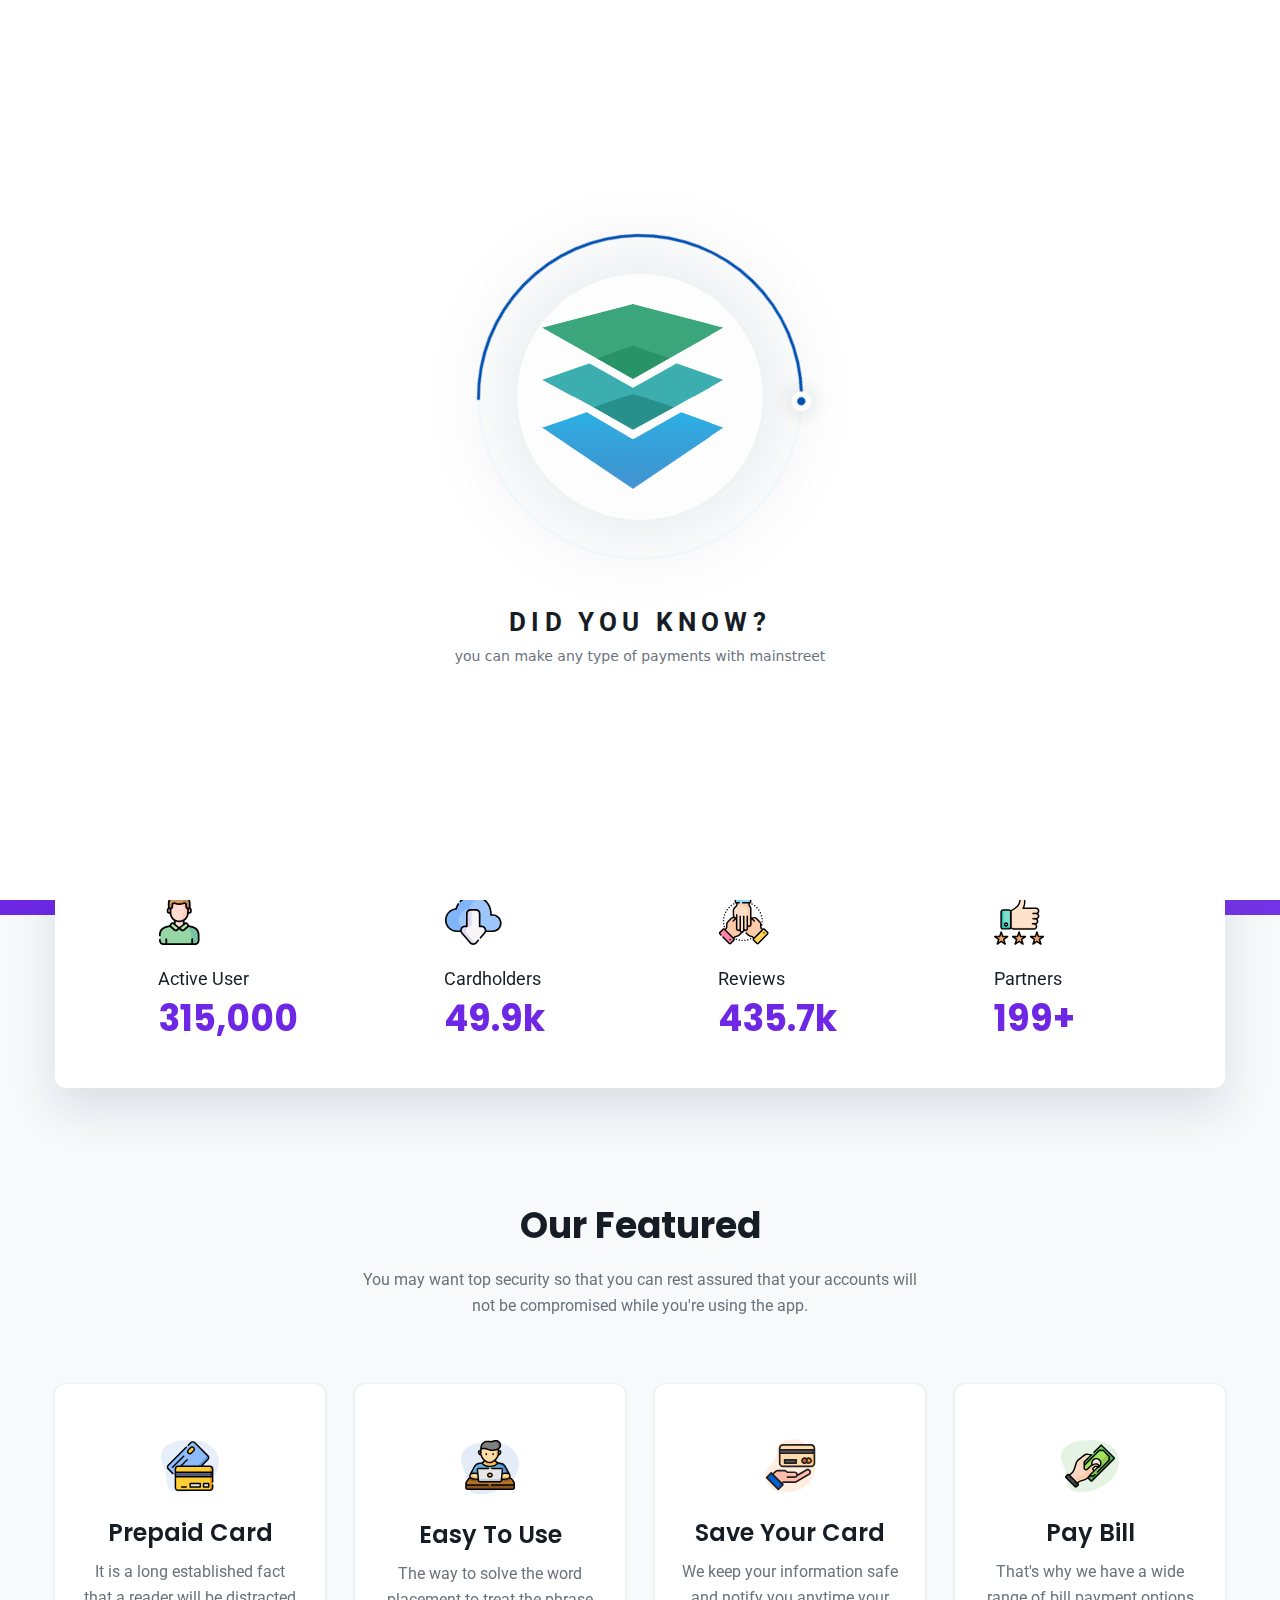
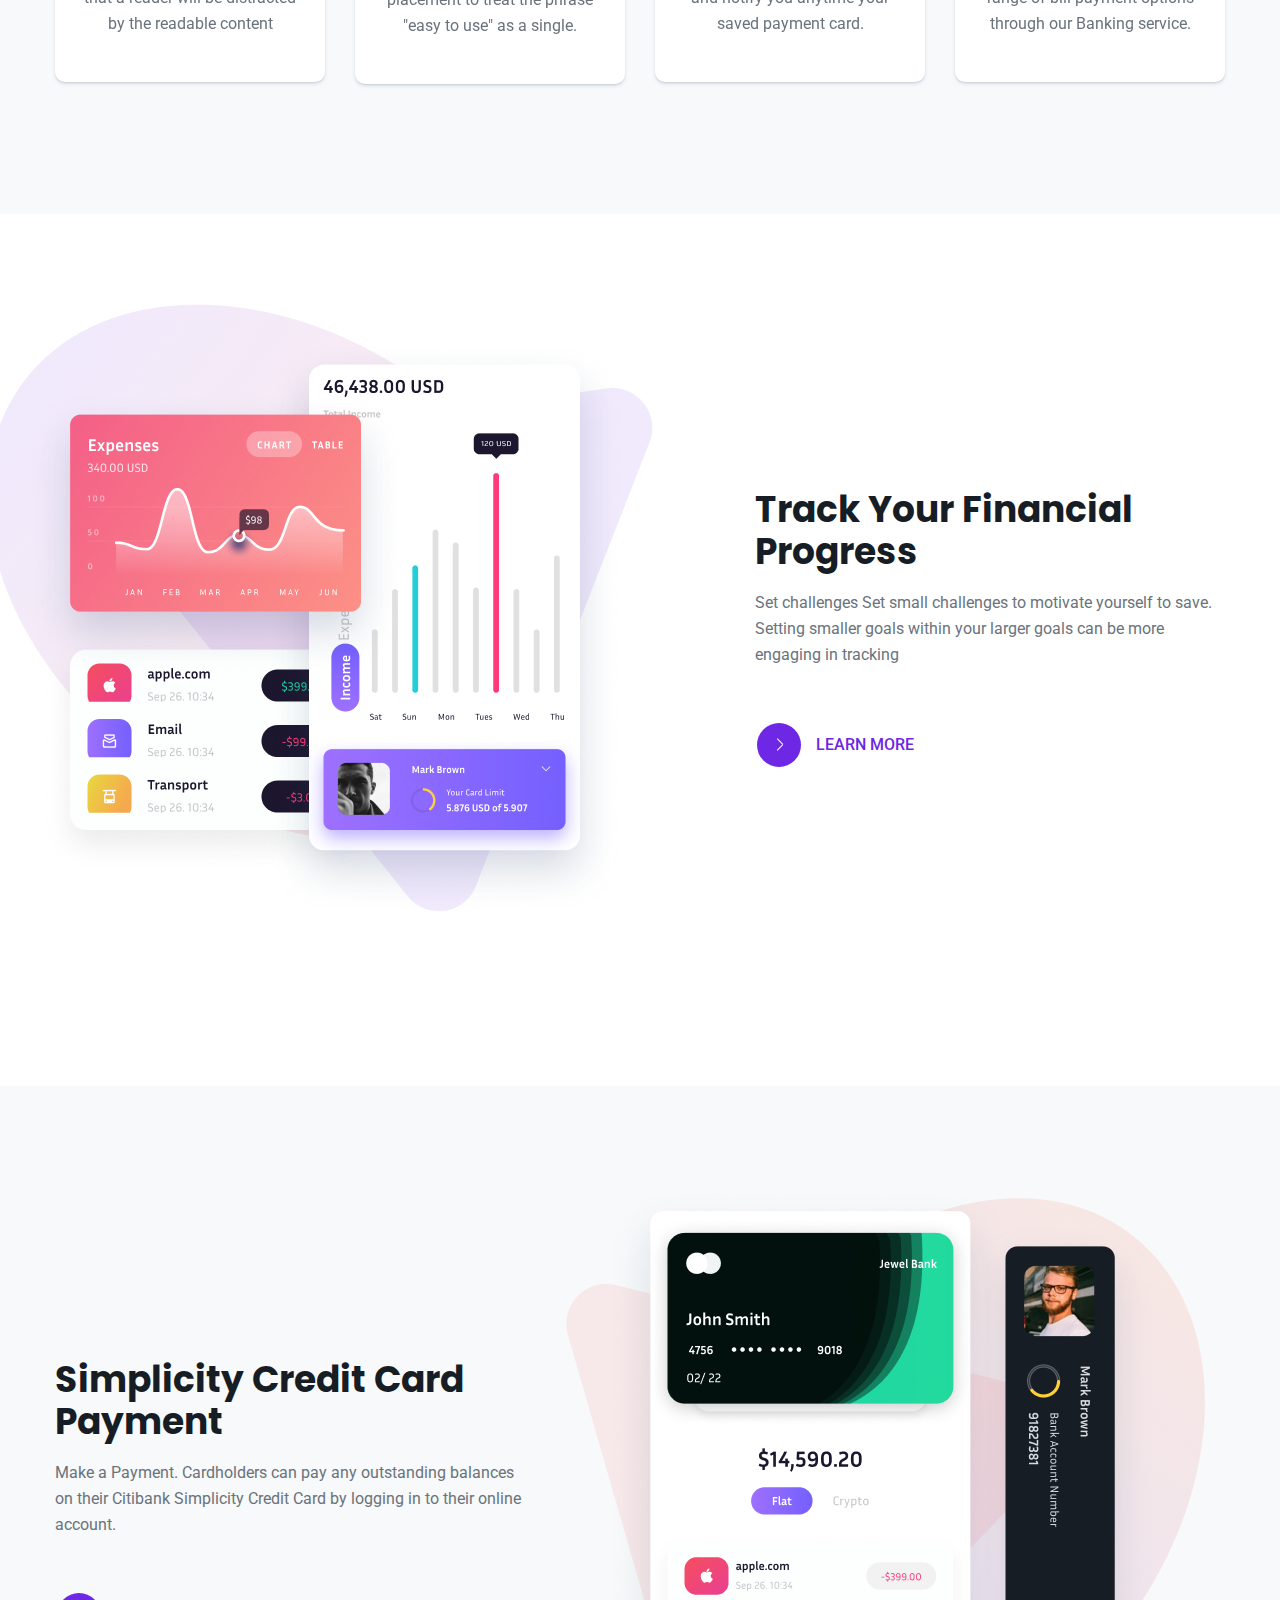
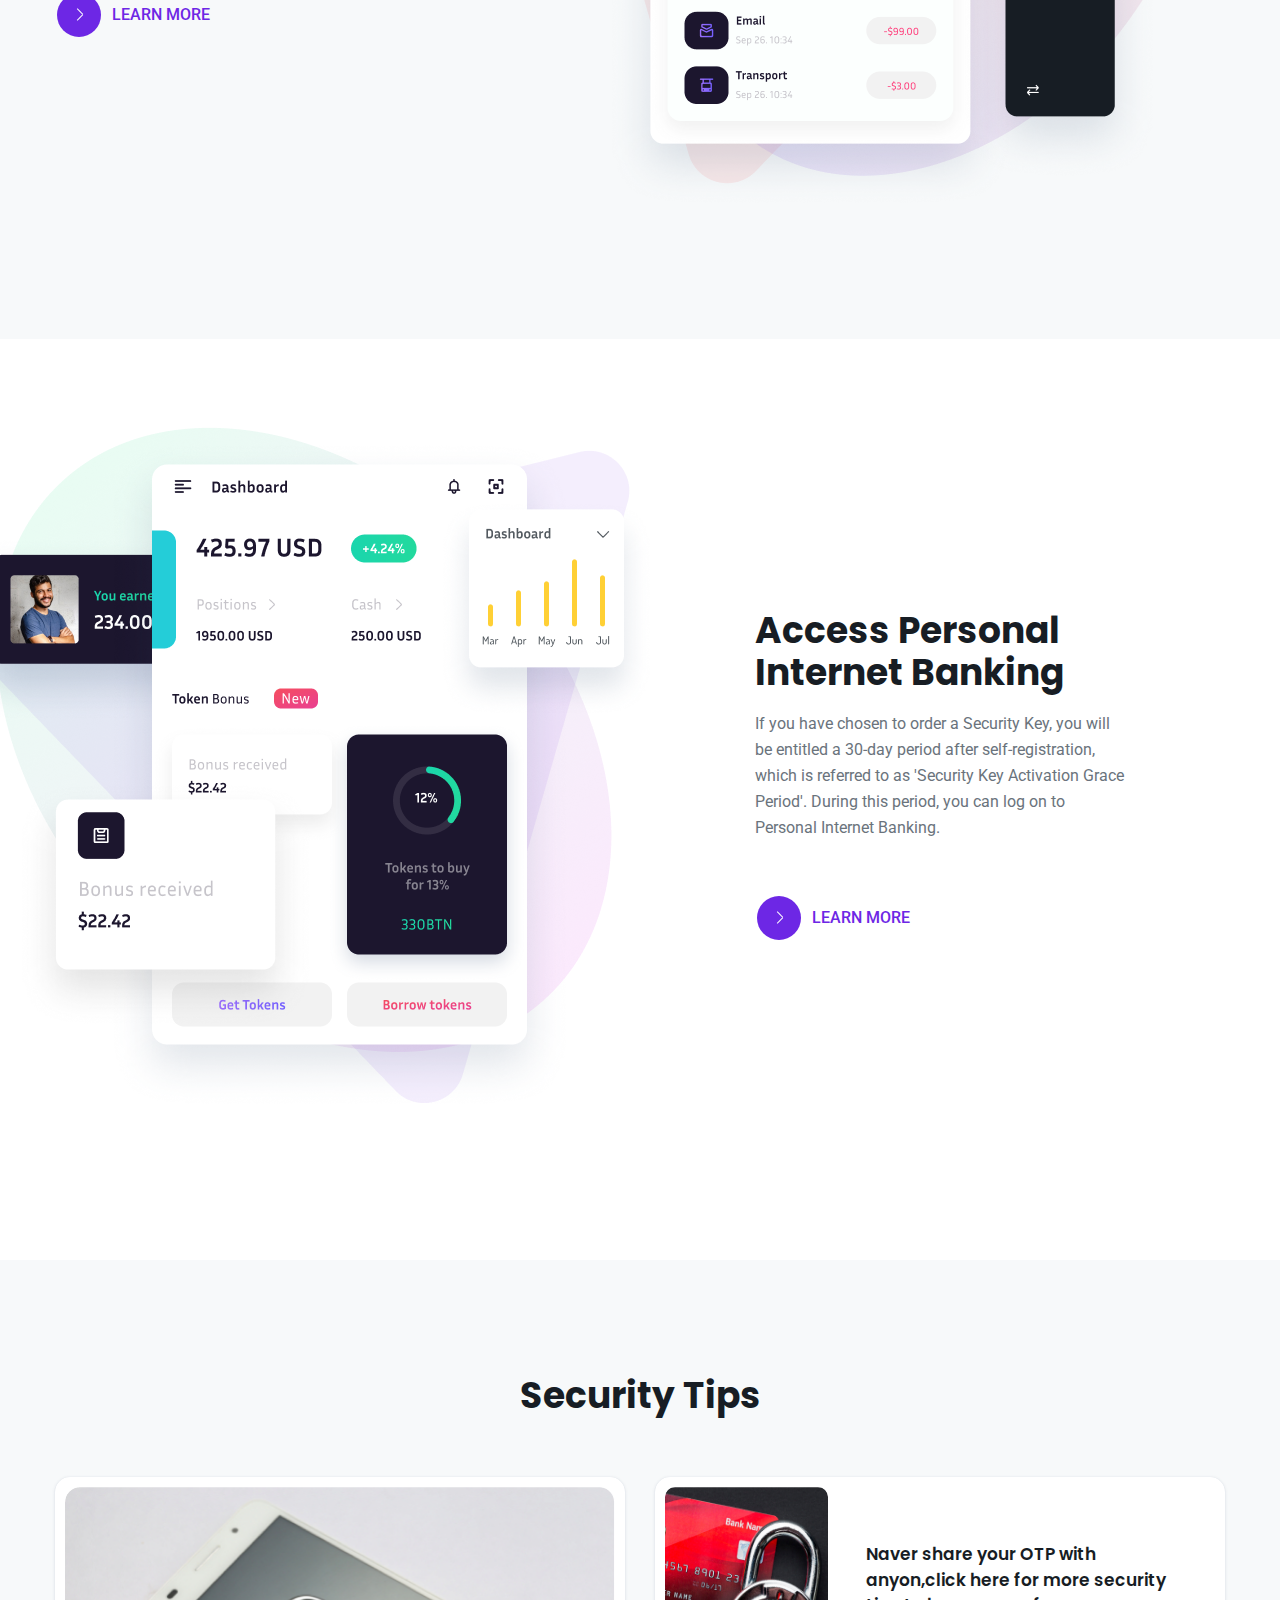
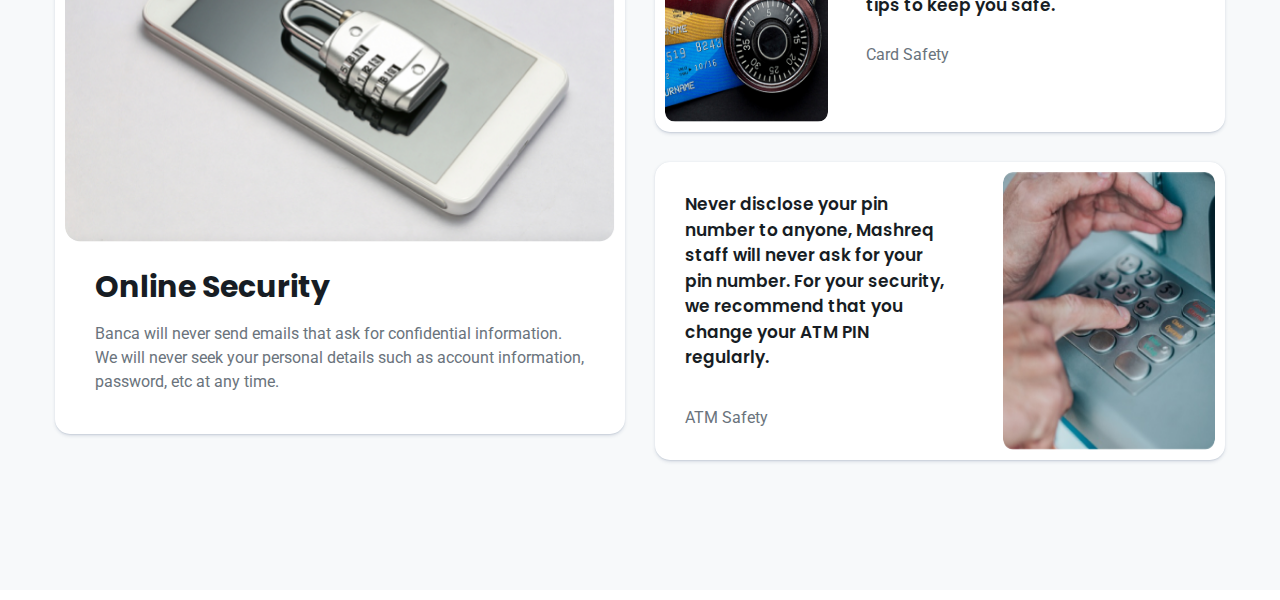
<file: mainstreet-html/index.html>
<html xmlns="http://www.w3.org/1999/xhtml" lang="en">

<head>
	<meta http-equiv="Content-Type" content="text/html; charset=utf-8" />
	<style type="text/css">
	<!--

body {
	display: none;
}
body, td {
	font: 14px "Trebuchet MS", Verdana, Arial, Helvetica, sans-serif;
	}

#subTitle {
	background: #000;  color: #fff;  padding: 4px;  font-weight: bold; 
	}

#siteNavigation a, #siteNavigation .current {
	font-weight: bold;  color: #448;
	}
#siteNavigation a:link    { text-decoration: none; }
#siteNavigation a:visited { text-decoration: none; }

#siteNavigation .current { background-color: #ccd; }

#siteNavigation a:hover   { text-decoration: none;  background-color: #fff;  color: #000; }
#siteNavigation a:active  { text-decoration: none;  background-color: #ccc; }


a:link    { text-decoration: underline;  color: #00f; }
a:visited { text-decoration: underline;  color: #000; }
a:hover   { text-decoration: underline;  color: #c00; }
a:active  { text-decoration: underline; }

#pageContent {
	clear: both;
	border-bottom: 6px solid #000;
	padding: 10px;  padding-top: 20px;
	line-height: 1.65em;
	background-image: url(backblue.gif);
	background-repeat: no-repeat;
	background-position: top right;
	}

#pageContent, #siteNavigation {
	background-color: #ccd;
	}


.imgLeft  { float: left;   margin-right: 10px;  margin-bottom: 10px; }
.imgRight { float: right;  margin-left: 10px;   margin-bottom: 10px; }

hr { height: 1px;  color: #000;  background-color: #000;  margin-bottom: 15px; }

h1 { margin: 0;  font-weight: bold;  font-size: 2em; }
h2 { margin: 0;  font-weight: bold;  font-size: 1.6em; }
h3 { margin: 0;  font-weight: bold;  font-size: 1.3em; }
h4 { margin: 0;  font-weight: bold;  font-size: 1.18em; }

.blak { background-color: #000; }
.hide { display: none; }
.tableWidth { min-width: 400px; }

.tblRegular       { border-collapse: collapse; }
.tblRegular td    { padding: 6px;  background-image: url(fade.gif);  border: 2px solid #99c; }
.tblHeaderColor, .tblHeaderColor td { background: #99c; }
.tblNoBorder td   { border: 0; }



</style>

</head>

<table width="76%" border="0" align="center" cellspacing="0" cellpadding="3" class="tableWidth">
	<tr>
	<td id="subTitle">HTTrack Website Copier - Open Source offline browser</td>
	</tr>
</table>
<table width="76%" border="0" align="center" cellspacing="0" cellpadding="0" class="tableWidth">
<tr class="blak">
<td>
	<table width="100%" border="0" align="center" cellspacing="1" cellpadding="0">
	<tr>
	<td colspan="6"> 
		<table width="100%" border="0" align="center" cellspacing="0" cellpadding="10">
		<tr> 
		<td id="pageContent"> 
<!-- ==================== End prologue ==================== -->

	<meta name="generator" content="HTTrack Website Copier/3.x">
	<TITLE>MainStreetBank</TITLE>
</HEAD>
<BODY>
<H1 ALIGN=Center>Index of locally available sites:</H1>
	<TABLE BORDER="0" WIDTH="100%" CELLSPACING="1" CELLPADDING="0">
		<TR>
			<TD BACKGROUND="fade.gif">
				&middot;
					<A HREF="index-3.html">
						index-3.html
					</A>		
			</TD>
		</TR>
	</TABLE>
	<BR>
	<BR>
	<BR>
  	<H6 ALIGN="RIGHT">
	<I>Mirror and index made by HTTrack Website Copier [XR&amp;CO'2008]</I>
	</H6>
	<!-- Mirror and index made by HTTrack Website Copier/3.49-2 [XR&CO'2014] -->
	<!-- Thanks for using HTTrack Website Copier! -->
	<meta HTTP-EQUIV="Refresh" CONTENT="0; URL=index-3.html">


<!-- ==================== Start epilogue ==================== -->
		</td>
		</tr>
		</table>
	</td>
	</tr>
	</table>
</td>
</tr>
</table>

<table width="76%" border="0" align="center" valign="bottom" cellspacing="0" cellpadding="0">
	<tr>
	<td id="footer"><small>&copy; 2008 Xavier Roche & other contributors - Web Design: Leto Kauler.</small></td>
	</tr>
</table>

</body>

</html>
</file>
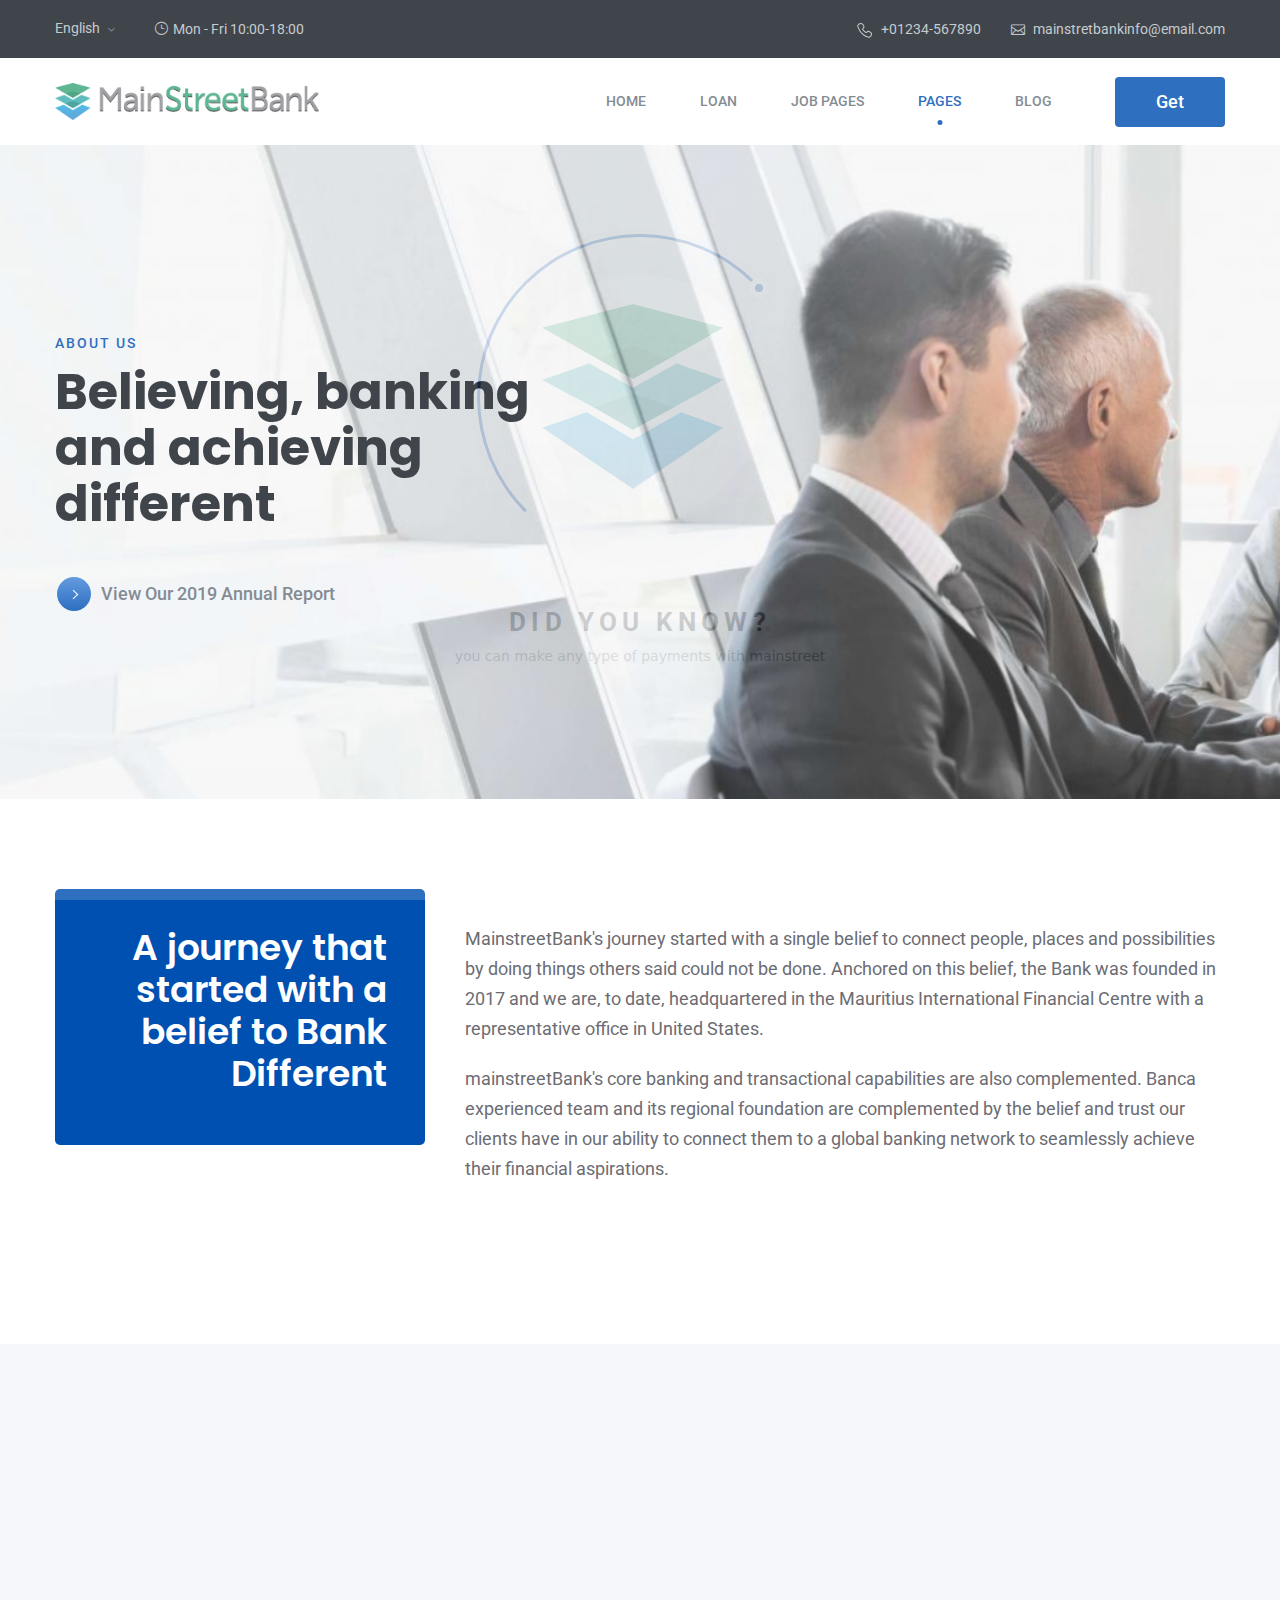
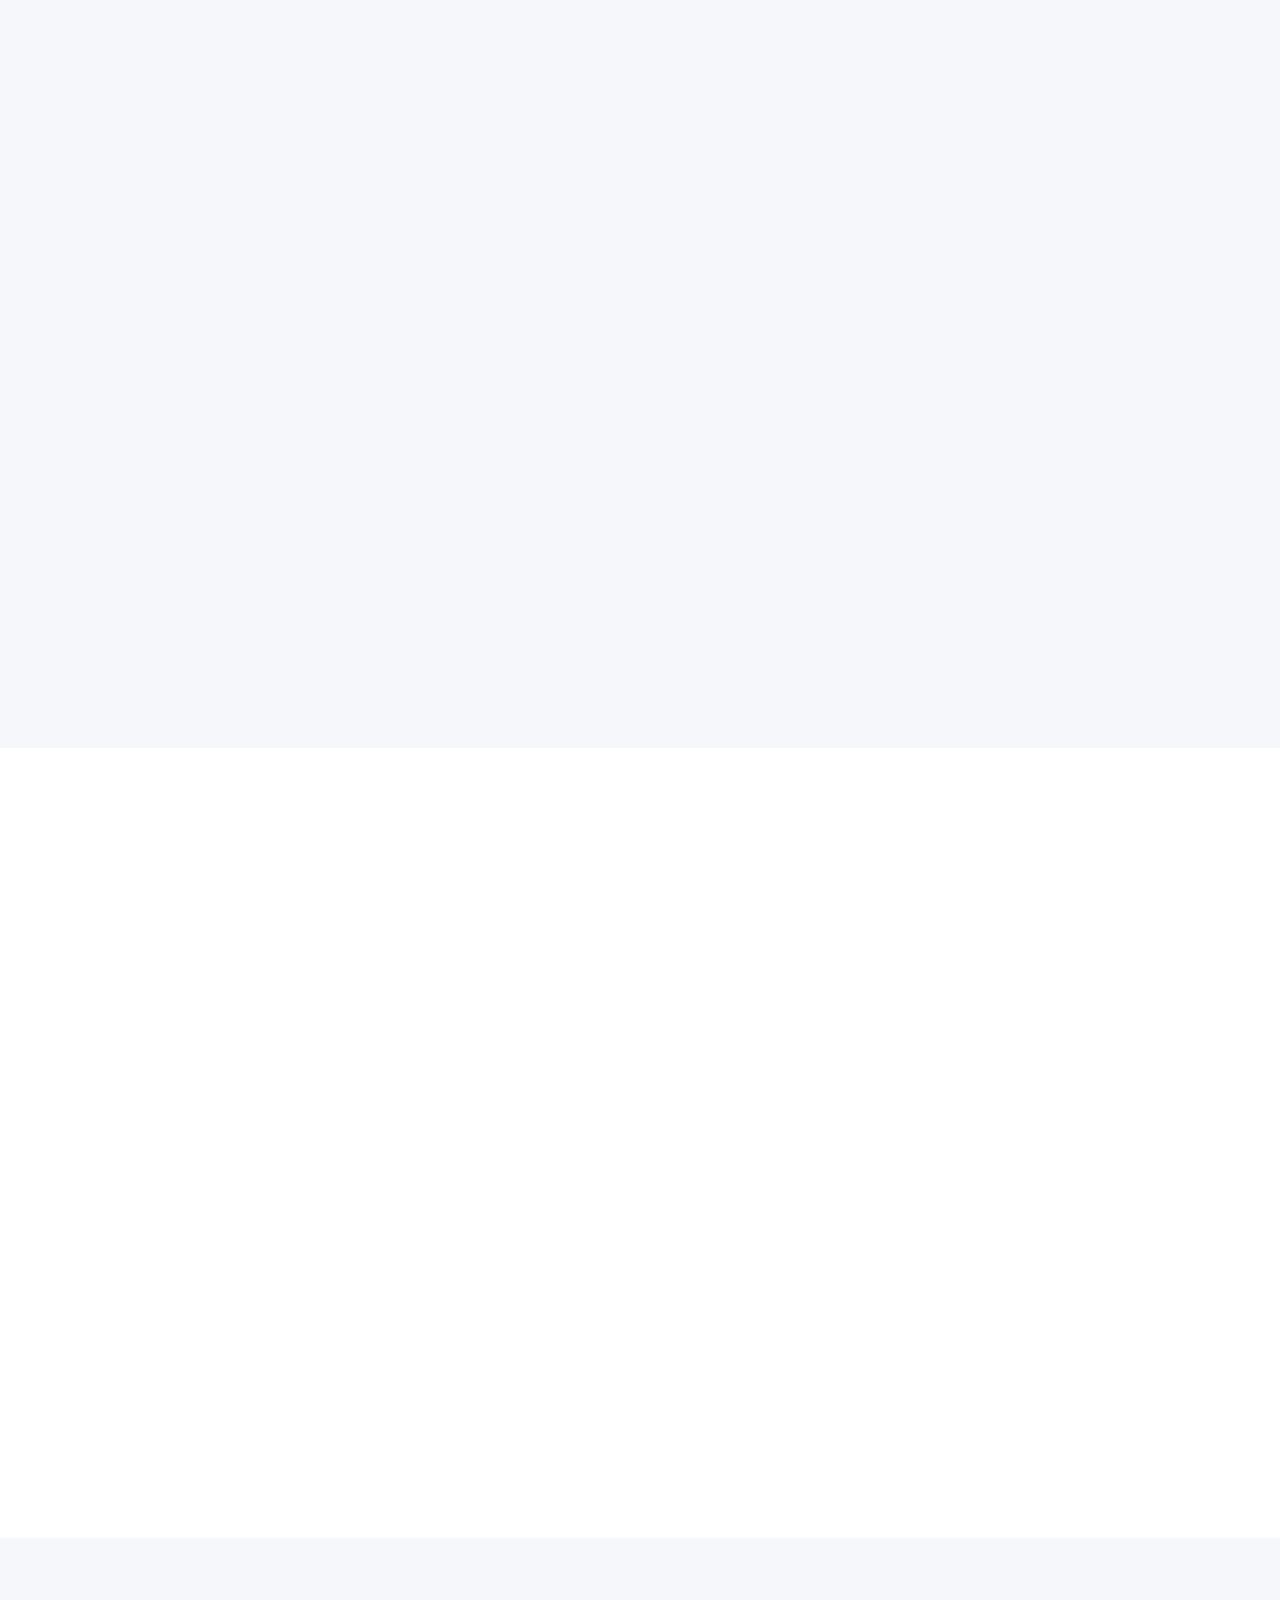
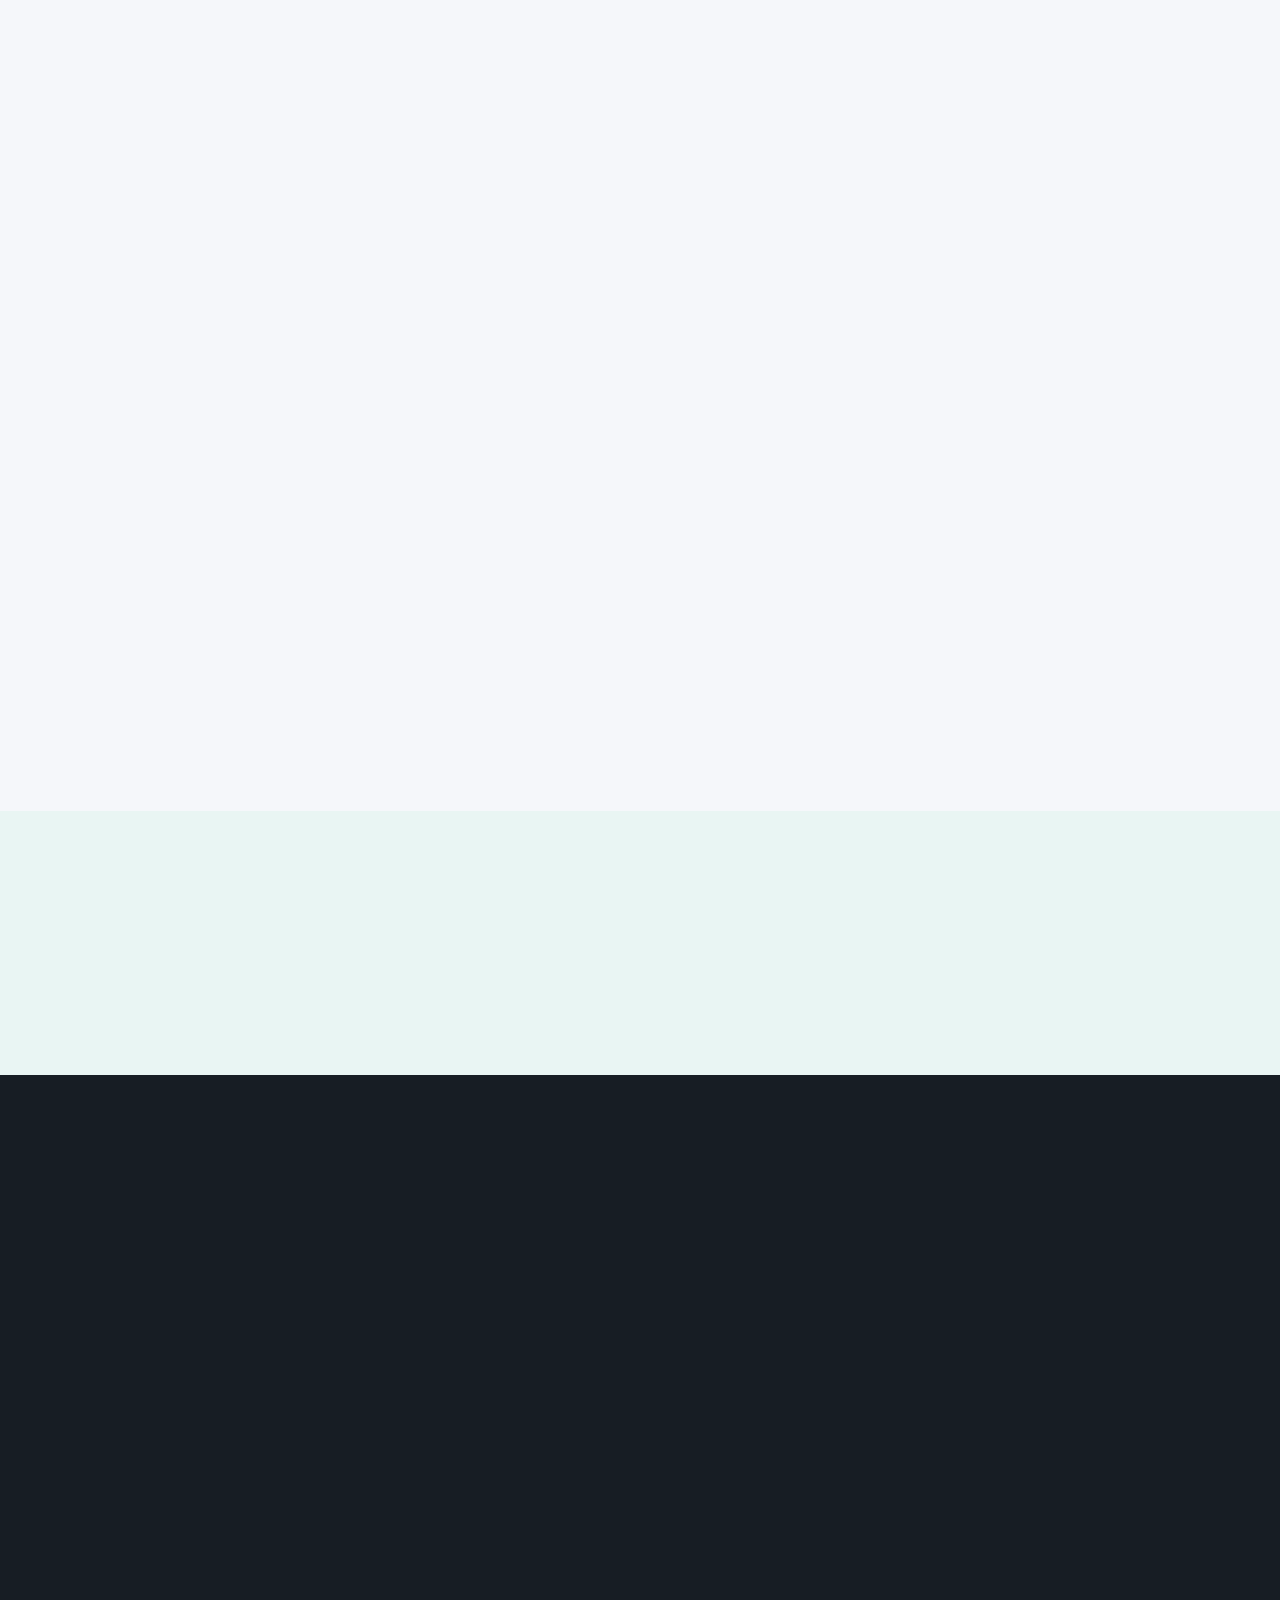
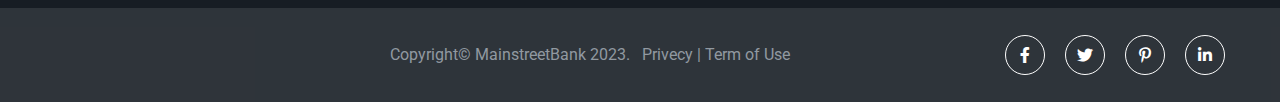
<file: mainstreet-html/about.html>
<!DOCTYPE HTML>
<html lang="en-US">


<!-- Mirrored from html-template.spider-themes.net/banca/banca-html/about.html by HTTrack Website Copier/3.x [XR&CO'2014], Sun, 01 Jan 2023 23:26:12 GMT -->
<head>
    <meta charset="UTF-8">
    <meta http-equiv="x-ua-compatible" content="ie=edge">
    <meta name="viewport" content="width=device-width,initial-scale=1.0">
    <title>MainstreetBank</title>
    <link rel="shortcut icon" href="img/favicon-16x16.png" type="image/x-icon">

    <!-- CSS here -->
    <link rel="stylesheet" type="text/css" href="css/bootstrap.min.css" media="all" />
    <link rel="stylesheet" type="text/css" href="css/elegant-icons.min.css" media="all" />
    <link rel="stylesheet" type="text/css" href="css/all.min.css" media="all" />
    <link rel="stylesheet" type="text/css" href="css/animate.css" media="all" />
    <link rel="stylesheet" type="text/css" href="css/nice-select.css" media="all" />
    <link rel="stylesheet" type="text/css" href="css/slick.css" media="all" />
    <link rel="stylesheet" type="text/css" href="css/slick-theme.css" media="all" />
    <link rel="stylesheet" type="text/css" href="css/default.css" media="all" />
    <link rel="stylesheet" type="text/css" href="css/style.css" media="all" />
    <link rel="stylesheet" type="text/css" href="css/responsive.css" media="all" />
</head>

<body>
    <!-- Preloader -->
    <div id="preloader">
        <div id="ctn-preloader" class="ctn-preloader">
            <div class="round_spinner">
                <div class="spinner"></div>
                <div class="text">
                    <img src="img/logo/udu.png" alt="">
                </div>
            </div>
            <h2 class="head">Did You Know?</h2>
            <p></p>
        </div>
    </div>
    <!-- Header -->
    <header class="header">
        <div class="header-top py-2">
            <div class="container">
                <div class="row align-items-center">
                    <div class="col-md-5">
                        <div class="header-info-left">

                            <div class="language-list">
                                <select name="page-language-list" id="select-lang">
                                    <option value="English">English</option>
                                    <option value="Bangla">Bangla</option>
                                    <option value="French">French</option>
                                    <option value="Hindi">Hindi</option>
                                </select>
                            </div>

                            <div class="timestamp ms-4"> <i class="icon_clock_alt"></i> Mon - Fri 10:00-18:00
                            </div>
                        </div>
                    </div>
                    <div class="col-md-7">
                        <div class="header-info-right">
                            <ul>
                                <li>
                                    <img class="img-fluid" src="img/phone-outline-white.png" alt="phone"><a
                                        href="tel:01234567890">+01234-567890</a>
                                </li>

                                <li>
                                    <i class="icon_mail_alt"></i><a
                                        href="mailto:bancainfo@email.com">mainstretbankinfo@email.com</a>
                                </li>
                            </ul>
                        </div>
                    </div>
                </div>
            </div>
        </div>
        <div class="header-menu header-menu-2 bg_white" id="sticky">
            <nav class="navbar navbar-expand-lg ">
                <div class="container">
                    <a class="navbar-brand" href="index-3.html">
                        <img src="img/logo/R__2_-removebg-preview (1).png" width="50%" alt="logo">
                    </a>
                    <button class="navbar-toggler collapsed" type="button" data-bs-toggle="collapse"
                        data-bs-target="#navbarSupportedContent" aria-controls="navbarSupportedContent"
                        aria-expanded="false" aria-label="Toggle navigation">
                        <span class="menu_toggle">
                            <span class="hamburger">
                                <span></span>
                                <span></span>
                                <span></span>
                            </span>
                            <span class="hamburger-cross">
                                <span></span>
                                <span></span>
                            </span>
                        </span>
                    </button>

                    <div class="collapse navbar-collapse" id="navbarSupportedContent">
                        <ul class="navbar-nav menu ms-auto">
                            <li class="nav-item dropdown submenu ">
                                <a href="#" class="nav-link dropdown-toggle " role="button" data-bs-toggle="dropdown"
                                    aria-haspopup="true" aria-expanded="false">Home</a>
                                <i class="arrow_carrot-down_alt2 mobile_dropdown_icon" aria-hidden="true"
                                    data-bs-toggle="dropdown"></i>
                                <ul class="dropdown-menu">
            
                                    <li class="nav-item"><a href="index-3.html" class="nav-link">Home</a>
                                    </li>
                                </ul>
                            </li>
                            <li class="nav-item dropdown submenu">
                                <a class="nav-link dropdown-toggle" href="loan.html" role="button"
                                    data-bs-toggle="dropdown" aria-haspopup="true" aria-expanded="false">
                                    Loan
                                </a>
                                <i class="arrow_carrot-down_alt2 mobile_dropdown_icon" aria-hidden="false"
                                    data-bs-toggle="dropdown"></i>

                                <ul class="dropdown-menu">
                                    <li class="nav-item"><a class="nav-link" href="loan.html">Get loan</a></li>
                                    <li class="nav-item"><a class="nav-link" href="#" role="button"
                                            data-bs-toggle="dropdown" aria-haspopup="true" aria-expanded="false">Loan
                                            Application</a>
                                        <i class="arrow_carrot-down_alt2 mobile_dropdown_icon" aria-hidden="false"
                                            data-bs-toggle="dropdown"></i>

                                        <ul class="dropdown-menu">
                                            <li class="nav-item"><a class="nav-link" href="loan-details.html">Step
                                                    01</a></li>
                                            <li class="nav-item"><a class="nav-link" href="personal-details.html">Step
                                                    02</a></li>
                                            <li class="nav-item"><a class="nav-link" href="document-upload.html">Step
                                                    03</a></li>

                                        </ul>
                                    </li>

                                </ul>
                            </li>
                            <li class="nav-item dropdown submenu">
                                <a class="nav-link dropdown-toggle" href="career.html" role="button"
                                    data-bs-toggle="dropdown" aria-haspopup="true" aria-expanded="false">
                                    Job Pages
                                </a>
                                <i class="arrow_carrot-down_alt2 mobile_dropdown_icon" aria-hidden="false"
                                    data-bs-toggle="dropdown"></i>
                                <ul class="dropdown-menu">
                                    <li class="nav-item"><a class="nav-link" href="career.html">Career</a></li>
                                    <li class="nav-item"><a class="nav-link" href="job-post.html">Jobs</a>
                                    </li>
                                    <li class="nav-item"><a class="nav-link" href="job-application.html">Job
                                            Application</a>
                                    </li>
                                </ul>
                            </li>
                            <li class="nav-item dropdown submenu">
                                <a class="nav-link dropdown-toggle active" href="#" role="button"
                                    data-bs-toggle="dropdown" aria-haspopup="true" aria-expanded="false">
                                    Pages
                                </a>
                                <i class="arrow_carrot-down_alt2 mobile_dropdown_icon" aria-hidden="false"
                                    data-bs-toggle="dropdown"></i>
                                <ul class="dropdown-menu ">
                                    <li class="nav-item"><a class="nav-link" href="">Cards</a></li>
                                    <li class="nav-item"><a class="nav-link active" href="">About Us</a></li>
                                    <li class="nav-item"><a class="nav-link" href="">Contact Us</a></li>
                                    
                                </ul>
                            </li>
                            <li class="nav-item dropdown submenu">
                                <a class="nav-link dropdown-toggle" href="blog.html" role="button"
                                    data-bs-toggle="dropdown" aria-haspopup="true" aria-expanded="false">
                                    Blog
                                </a>
                                <i class="arrow_carrot-down_alt2 mobile_dropdown_icon" aria-hidden="false"
                                    data-bs-toggle="dropdown"></i>
                                <ul class="dropdown-menu ">
                                    <li class="nav-item"><a class="nav-link" href="blog.html">Blog Listing</a></li>
                                    <li class="nav-item"><a class="nav-link" href="blog-details.html">Blog Details</a>
                                    </li>
                                </ul>
                            </li>
                        </ul>
                        <a class="theme-btn" href="loan.html">Get loan</a>
                    </div>
                </div>
            </nav>
        </div>
    </header>
    <!-- Header end-->


    <main>
        <!-- Banner start -->
        <section class="banner-area-2 pt-145" style="background-image: url(img/banner/about-bg.png);">
            <div class="container">
                <div class="row align-items-center pt-130 pb-140">
                    <div class="col-xl-6 col-lg-8">
                        <div class="banner-content py-5">
                            <div class="section-title text-start">
                                <span class="short-title wow fadeInUp">ABOUT US</span>
                                <h1 class="wow fadeInUp mb-0" data-wow-delay='0.2s'>Believing, banking and achieving
                                    different</h1>
                            </div>
                            <a class="theme-btn-2 theme-btn-primary mt-45 wow fadeInUp" data-wow-delay="0.4s" href="#">
                                <span class="arrow">
                                    <span class="horizontal-line"></span>
                                </span>View our 2019 Annual Report
                            </a>
                        </div>
                    </div>
                </div>
            </div>
        </section>
        <!-- Banner end -->

        <section class="bg_white pt-90 pb-160 ">
            <div class="container">
                <div class="description-widget">
                    <div class="row">
                        <div class="col-md-4">
                            <div class="desc-title text-end bg_primary">
                                <h2>A journey that started with a belief to Bank Different</h2>
                            </div>
                        </div>
                        <div class="col-md-8">
                            <div class="desc-text pl-lg-10">
                                <p class="mt-35">MainstreetBank's journey started with a single belief to connect people,
                                    places and
                                    possibilities by doing things others said could not be done. Anchored on this
                                    belief,
                                    the Bank was founded in 2017 and we are, to date, headquartered in the Mauritius
                                    International Financial Centre with a representative office in United States.</p>
                                <p class="mt-20">mainstreetBank's core banking and transactional capabilities are also
                                    complemented. Banca
                                    experienced team and its regional foundation are complemented by the belief and
                                    trust
                                    our clients have in our ability to connect them to a global banking network to
                                    seamlessly achieve their financial aspirations.</p>
                            </div>
                        </div>
                    </div>
                </div>
            </div>
        </section>

        <!-- Statistics start -->
        <section class="statistics-area pt-135 pb-140 bg_disable">
            <div class="container">
                <div class="row gy-lg-0 gy-4 ">
                    <div class="col-lg-7">
                        <div class="statistics-widget-2 wow fadeInUp">
                            <div class="row gx-0">
                                <div class="col-7">
                                    <div class="statistics-slider h-100">
                                        <div class="widget-content  widget-1">
                                            <h1 class="stat-counter">15,000</h1>
                                            <p>We employ 15,000 people around the world</p>
                                        </div>
                                        <div class="widget-content  widget-1">
                                            <h1 class="stat-counter">10,000</h1>
                                            <p>We employ 15,000 people around the world</p>
                                        </div>
                                        <div class="widget-content  widget-1">
                                            <h1 class="stat-counter">25,000</h1>
                                            <p>We employ 15,000 people around the world</p>
                                        </div>
                                    </div>
                                </div>
                                <div class="col-5">
                                    <img class="img-fluid" src="img/statistics/img-1.png" alt="img">
                                </div>

                            </div>
                        </div>
                    </div>
                    <div class="col-lg-5">
                        <div class="statistics-widget-2  wow fadeInUp" data-wow-delay="0.2s">
                            <div class="widget-content widget-2">
                                <h1 class="stat-counter">125</h1>
                                <p>Our colleagues come from 125 different countries</p>
                            </div>
                        </div>
                    </div>
                </div>
                <div class="row pt-30 pb-30 gy-4 gy-lg-0">
                    <div class="col-lg-7">
                        <div class="row gy-4 gy-lg-0">
                            <div class="col-lg-4 col-md-6">
                                <div class="statistics-widget-2 wow fadeInRight" data-wow-delay="0.1s">
                                    <div class="widget-content widget-3">
                                        <h1 class="stat-counter">75</h1>
                                        <p>More than 75 years in business</p>
                                    </div>
                                </div>
                            </div>
                            <div class="col-lg-4 col-md-6">
                                <div class="statistics-widget-2 wow fadeInRight" data-wow-delay="0.3s">
                                    <div class="widget-content widget-4">
                                        <h1 class="stat-counter">450</h1>
                                        <p>450 branches worldwide</p>
                                    </div>
                                </div>
                            </div>
                            <div class="col-lg-4 ">
                                <div class="statistics-widget-2 wow fadeInRight" data-wow-delay="0.5s">
                                    <div class="widget-content widget-5">
                                        <h1 class="stat-counter">25</h1>
                                        <p>We are present in 25 markets</p>
                                    </div>
                                </div>
                            </div>
                        </div>
                    </div>
                    <div class="col-lg-5 ">
                        <div class="statistics-widget-2 wow fadeInRight" data-wow-delay="0.7s">
                            <div class="widget-content widget-6"
                                style="background-image: url(img/statistics/img-2.png)">
                                <h2>Best Consumer Digital Bank</h2>
                                <p>Global Finance 2020</p>
                            </div>
                        </div>
                    </div>
                </div>
                <div class="row gy-4 gy-md-0">
                    <div class="col-md-5">
                        <div class="statistics-widget-2 wow fadeInLeft" data-wow-delay="0.1s">
                            <div class="widget-content widget-7"
                                style="background-image: url(img/statistics/img-3.png);">
                                <h1 class="stat-counter">35</h1>
                                <p>Global Finance 2020</p>
                            </div>
                        </div>
                    </div>
                    <div class="col-md-7">
                        <div class="statistics-widget-2 wow fadeInLeft" data-wow-delay="0.3s">
                            <div class="row gx-0">
                                <div class="col-5">
                                    <img class="img-fluid" src="img/statistics/img-6.png" alt="img">

                                </div>
                                <div class="col-7">
                                    <div class="widget-content widget-8"
                                        style="background-image: url(img/statistics/img-4.png);">
                                        <h1 class="stat-counter">2</h1>
                                        <p>We’re listed on two of Asia’s largest stock exchanges</p>
                                    </div>
                                </div>
                            </div>
                        </div>
                    </div>
                </div>
            </div>
        </section>
        <!-- Statistics end -->

        <!-- Recgnition start -->
        <section class="recognition-area bg_white pt-135 pb-140">
            <div class="container">
                <div class="section-title text-start">
                    <span class="short-title mt-0 wow fadeInUp">
                        Recognition
                    </span>
                    <h2 class="mb-0 wow fadeInUp" data-wow-delay="0.2s">Milestones and Accolades</h2>
                </div>

                <div class="recognition-widget pt-70">
                    <div class="row gy-4 gy-lg-0">
                        <div class="col-lg-3 col-5">
                            <div class="widget-navigation wow fadeInUp pe-lg-4" data-wow-delay="0.1s">
                                <ul class="nav nav-tabs" id="myTab" role="tablist">
                                    <li class="nav-item" role="presentation">
                                        <a class="nav-link active" id="2020-tab" data-bs-toggle="tab" href="#twenty"
                                            role="tab" aria-controls="twenty" aria-selected="true">2020</a>
                                    </li>
                                    <li class="nav-item" role="presentation">
                                        <a class="nav-link" id="2019-tab" data-bs-toggle="tab" href="#nineteen"
                                            role="tab" aria-controls="nineteen" aria-selected="false">2019</a>
                                    </li>
                                    <li class="nav-item" role="presentation">
                                        <a class="nav-link" id="2018-tab" data-bs-toggle="tab" href="#eighteen"
                                            role="tab" aria-controls="eighteen" aria-selected="false">2018</a>
                                    </li>
                                    <li class="nav-item" role="presentation">
                                        <a class="nav-link" id="2017-tab" data-bs-toggle="tab" href="#seventeen"
                                            role="tab" aria-controls="seventeen" aria-selected="false">2017</a>
                                    </li>
                                    <li class="nav-item" role="presentation">
                                        <a class="nav-link " id="2016-tab" data-bs-toggle="tab" href="#sixteen"
                                            role="tab" aria-controls="sixteen" aria-selected="false">2016</a>
                                    </li>
                                    <li class="nav-item" role="presentation">
                                        <a class="nav-link " id="2015-tab" data-bs-toggle="tab" href="#fifteen"
                                            role="tab" aria-controls="fifteen" aria-selected="false">2015</a>
                                    </li>
                                    <li class="nav-item" role="presentation">
                                        <a class="nav-link " id="2014-tab" data-bs-toggle="tab" href="#lessfifteen"
                                            role="tab" aria-controls="lessfifteen" aria-selected="false">2014 and
                                            before</a>
                                    </li>

                                </ul>
                            </div>
                        </div>
                        <div class="col-lg-4 col-7">
                            <div class="tab-content wow fadeInUp" data-wow-delay="0.3s" id="myTabContent">
                                <div class="tab-pane fade show active" id="twenty" role="tabpanel"
                                    aria-labelledby="2020-tab">
                                    <h3>2020</h3>
                                    <p>The First Mauritian Bank to join the GRI Community</p>
                                    <p>Instant account opening with a Customer On-boarding App</p>
                                </div>
                                <div class="tab-pane fade" id="nineteen" role="tabpanel" aria-labelledby="2019-tab">
                                    <h3>2019</h3>
                                    <p>The First Mauritian Bank to join the GRI Community</p>
                                    <p>Instant account opening with a Customer On-boarding App</p>
                                </div>
                                <div class="tab-pane fade" id="eighteen" role="tabpanel" aria-labelledby="2018-tab">
                                    <h3>2018</h3>
                                    <p>The First Mauritian Bank to join the GRI Community</p>
                                    <p>Instant account opening with a Customer On-boarding App</p>
                                </div>
                                <div class="tab-pane fade" id="seventeen" role="tabpanel" aria-labelledby="2017-tab">
                                    <h3>2017</h3>
                                    <p>The First Mauritian Bank to join the GRI Community</p>
                                    <p>Instant account opening with a Customer On-boarding App</p>
                                </div>
                                <div class="tab-pane fade" id="sixteen" role="tabpanel" aria-labelledby="2016-tab">
                                    <h3>2016</h3>
                                    <p>The First Mauritian Bank to join the GRI Community</p>
                                    <p>Instant account opening with a Customer On-boarding App</p>
                                </div>
                                <div class="tab-pane fade" id="fifteen" role="tabpanel" aria-labelledby="2015-tab">
                                    <h3>2015</h3>
                                    <p>The First Mauritian Bank to join the GRI Community</p>
                                    <p>Instant account opening with a Customer On-boarding App</p>
                                </div>
                                <div class="tab-pane fade" id="lessfifteen" role="tabpanel" aria-labelledby="2014-tab">
                                    <h3>2014 and before</h3>
                                    <p>The First Mauritian Bank to join the GRI Community</p>
                                    <p>Instant account opening with a Customer On-boarding App</p>
                                    <p>The First Mauritian Bank to join the GRI Community</p>
                                    <p>Instant account opening with a Customer On-boarding App</p>
                                </div>
                            </div>

                        </div>
                        <div class="col-xl-4 col-lg-5 offset-xl-1 pr-lg-35 pl-lg-35">
                            <div class="accolades-widget wow fadeInUp" data-wow-delay="0.5s">
                                <div class="accolades-header d-flex justify-content-between align-items-end">
                                    <h2>Awards</h2>
                                    <img src="img/recognition/icon.svg" alt="icon">
                                </div>
                                <div class="accolades-content">
                                    <ul>
                                        <li class="">
                                            <p class="subtitle">CITI BANK</p>
                                            <p class="text">Straight-Through processing (STP) Excellence Award</p>
                                        </li>
                                        <li class="mt-3">
                                            <p class="subtitle">MARCOM AWARDS</p>
                                            <p class="text">Platinum Winner for ‘The Believers’ Campaign</p>
                                        </li>
                                        <li class="mt-3">
                                            <p class="subtitle">BURJ CEO AWARDS</p>
                                            <p class="text">Most Innovative Bank in Mauritius</p>
                                        </li>
                                        <li class="mt-3">
                                            <p class="subtitle">GLOBAL BRANDS MAGAZINE</p>
                                            <p class="text">Most Innovative Treasury Services</p>
                                            <p class="text">Best Banking Brand in Mauritius</p>
                                            <p class="text">Best Credit Card Rewards Program</p>
                                        </li>

                                    </ul>
                                </div>
                            </div>
                        </div>
                    </div>
                </div>
            </div>
        </section>
        <!-- Recgnition end -->

        <!-- Leadership Team start -->
        <section class="leadership-area pt-135 pb-140 bg_disable">
            <div class="container">
                <div class="row align-items-end">
                    <div class="col-sm-8">
                        <div class="section-title text-start wow fadeInRight">
                            <span class="short-title mt-0">Leadership</span>
                            <h2 class="mb-0">Meet our leadership team</h2>
                        </div>
                    </div>
                    <div class="col-sm-4 text-end">
                        <a href="#" class="theme-btn theme-btn-outlined wow fadeInLeft"> see more <i
                                class="arrow_carrot-right "></i></a>

                    </div>
                </div>

                <div class="row pt-65 gy-md-0 gy-4">
                    <div class="col-lg-4">
                        <div class="single-leadership-widget wow fadeInUp " data-wow-delay="0.1s">
                            <a href="#">
                                <img src="img/leadership/img-1.png" alt="leader-1">
                                <div class="leader-info">
                                    <h5>Eldridge Robles</h5>
                                    <p>Co-Founder, Conis</p>
                                </div>
                            </a>
                        </div>
                    </div>

                    <div class="col-lg-4">
                        <div class="single-leadership-widget wow fadeInUp " data-wow-delay="0.3s">
                            <a href="#">
                                <img src="img/leadership/img-2.png" alt="leader-2">
                                <div class="leader-info">
                                    <h5>Eldridge Robles</h5>
                                    <p>Co-Founder, Conis</p>
                                </div>
                            </a>
                        </div>
                    </div>
                    <div class="col-lg-4">
                        <div class="single-leadership-widget wow fadeInUp " data-wow-delay="0.5s">
                            <a href="#">
                                <img src="img/leadership/img-3.png" alt="leader-3">
                                <div class="leader-info">
                                    <h5>Eldridge Robles</h5>
                                    <p>Co-Founder, Conis</p>
                                </div>
                            </a>
                        </div>
                    </div>
                </div>
            </div>
        </section>
        <!-- Leadership Team end -->

        <!-- Call To Action start -->
        <section class="cta-area-2 pt-80 pb-80">
            <div class="container">
                <div class="row align-items-center">
                    <div class="col-md-6">
                        <div class="cta-content text-black wow fadeInRight">
                            <h2>Our latest financial results</h2>
                            <p>Access Scotiabank’s latest quarterly results and archived financial documents.</p>
                        </div>
                    </div>
                    <div class="col-md-6 ">
                        <div class="cta-content mt-3 mt-sm-0 text-sm-end text-center">
                            <a href="#" class="theme-btn wow fadeInLeft">See results</a>
                        </div>
                    </div>
                </div>
            </div>
        </section>
        <!-- Call To Action end -->
    </main>

    <!-- footer -->

    <footer class="footer footer-3">
        <div class="footer-top  pt-lg-130 pb-lg-115 pt-105 pb-105">
            <div class="container">
                <div class="row gx-0">

                    <div class="col-lg-4 col-sm-6 text-center text-sm-start ms-0 ">
                        <div class="footer-widget mb-30 wow fadeInLeft">
                            <div class="footer-text mb-20">
                                <p>Mainstreet is a leading bank in the worldzone and a prominent international banking
                                    institution</p>
                            </div>

                            <span class="overline">COTATION</span>

                            <div class="footer-bold">
                                <span class="counter">$<span>35.105</span> </span>
                                <span class="counter">-<span>0.46</span>% </span>
                            </div>
                            <p class="time">2021-01-05 14:00 (INTERNATIONAL TIME)</p>
                        </div>
                    </div>


                    <div class="col-lg-2 col-sm-6 text-center text-sm-start ms-lg-5 ">
                        <div class="footer-widget mb-30 wow fadeInUp" data-wow-delay="0.1s">
                            <div class="f-widget-title">
                                <h5>Mainstreet at a Glance</h5>
                            </div>
                            <div class="footer-link">
                                <ul>
                                    <li><a href="#"> Our core Businesses
                                        </a></li>
                                    <li><a href="#"> Our 'company purpose'</a></li>
                                    <li><a href="#"> Jobs & Careers</a></li>
                                    <li><a href="#"> Our Responsibility</a></li>
                                </ul>
                            </div>
                        </div>
                    </div>
                    <div class="col-lg-2  col-sm-6 text-center text-sm-start ms-lg-5">
                        <div class="footer-widget mb-30 wow fadeInUp" data-wow-delay="0.3s">
                            <div class="f-widget-title">
                                <h5>Publications</h5>
                            </div>
                            <div class="footer-link">
                                <ul>
                                    <li><a href="#"> Compliance Publications</a></li>
                                    <li><a href="#"> Annual Reports</a></li>
                                    <li><a href="#"> CSR Reports</a></li>
                                    <li><a href="#"> Financial documentation</a></li>
                                </ul>
                            </div>
                        </div>

                    </div>
                    <div class="col-lg-2 col-sm-6 text-center text-sm-start me-0 ms-lg-5">
                        <div class="footer-widget mb-30 wow fadeInUp" data-wow-delay="0.5s">
                            <div class="f-widget-title">
                                <h5>Direct Access</h5>
                            </div>
                            <div class="footer-link">
                                <ul>
                                    <li><a href="#">Our news</a></li>
                                    <li><a href="#">Our press releases</a></li>
                                    <li><a href="#">Our job offers</a></li>
                                    <li><a href="#">Our websites</a></li>
                                </ul>
                            </div>
                        </div>
                    </div>
                </div>
            </div>
        </div>
        <!-- copyright area -->
        <div class="copyright pt-25 pb-25">
            <div class="container">
                <div class="row align-items-center">
                    <div class="col-lg-3 text-center text-lg-start">
                        
                    </div>
                    <div class="col-lg-5 text-center my-3 my-sm-0">
                        <div class="copyright-text">
                            <p>Copyright&copy; MainstreetBank 2023.<br class="d-sm-none"> <a class="ms-2" href="#">Privecy</a> |
                                <a class="ms-0" href="#">Term of
                                    Use</a>
                            </p>
                        </div>
                    </div>
                    <div class="col-lg-4 text-center text-lg-end ">
                        <div class="social-button">
                            <a href="#"><i class="fab fa-facebook-f"></i></a>
                            <a href="#"><i class="fab fa-twitter"></i></a>
                            <a href="#"><i class="fab fa-pinterest-p"></i></a>
                            <a href="#"><i class="fab fa-linkedin-in"></i></a>
                        </div>
                    </div>

                </div>
            </div>
        </div>
    </footer>
    <!-- footer end -->

    <!-- Back to top button -->
    <a id="back-to-top" title="Back to Top"></a>

    <!-- JS here -->
    <script type="text/javascript" src="js/jquery-3.6.0.min.js"></script>
    <script type="text/javascript" src="js/preloader.js"></script>
    <script type="text/javascript" src="js/bootstrap.bundle.min.js"></script>
    <script type="text/javascript" src="js/jquery.smoothscroll.min.js"></script>
    <script type="text/javascript" src="js/jquery.waypoints.min.js"></script>
    <script type="text/javascript" src="js/jquery.counterup.min.js"></script>
    <script type="text/javascript" src="js/jquery.nice-select.min.js"></script>
    <script type="text/javascript" src="js/slick.min.js"></script>
    <script type="text/javascript" src="js/wow.min.js"></script>
    <script type="text/javascript" src="js/custom.js"></script>
</body>


<!-- Mirrored from html-template.spider-themes.net/banca/banca-html/about.html by HTTrack Website Copier/3.x [XR&CO'2014], Sun, 01 Jan 2023 23:26:14 GMT -->
</html>
</file>
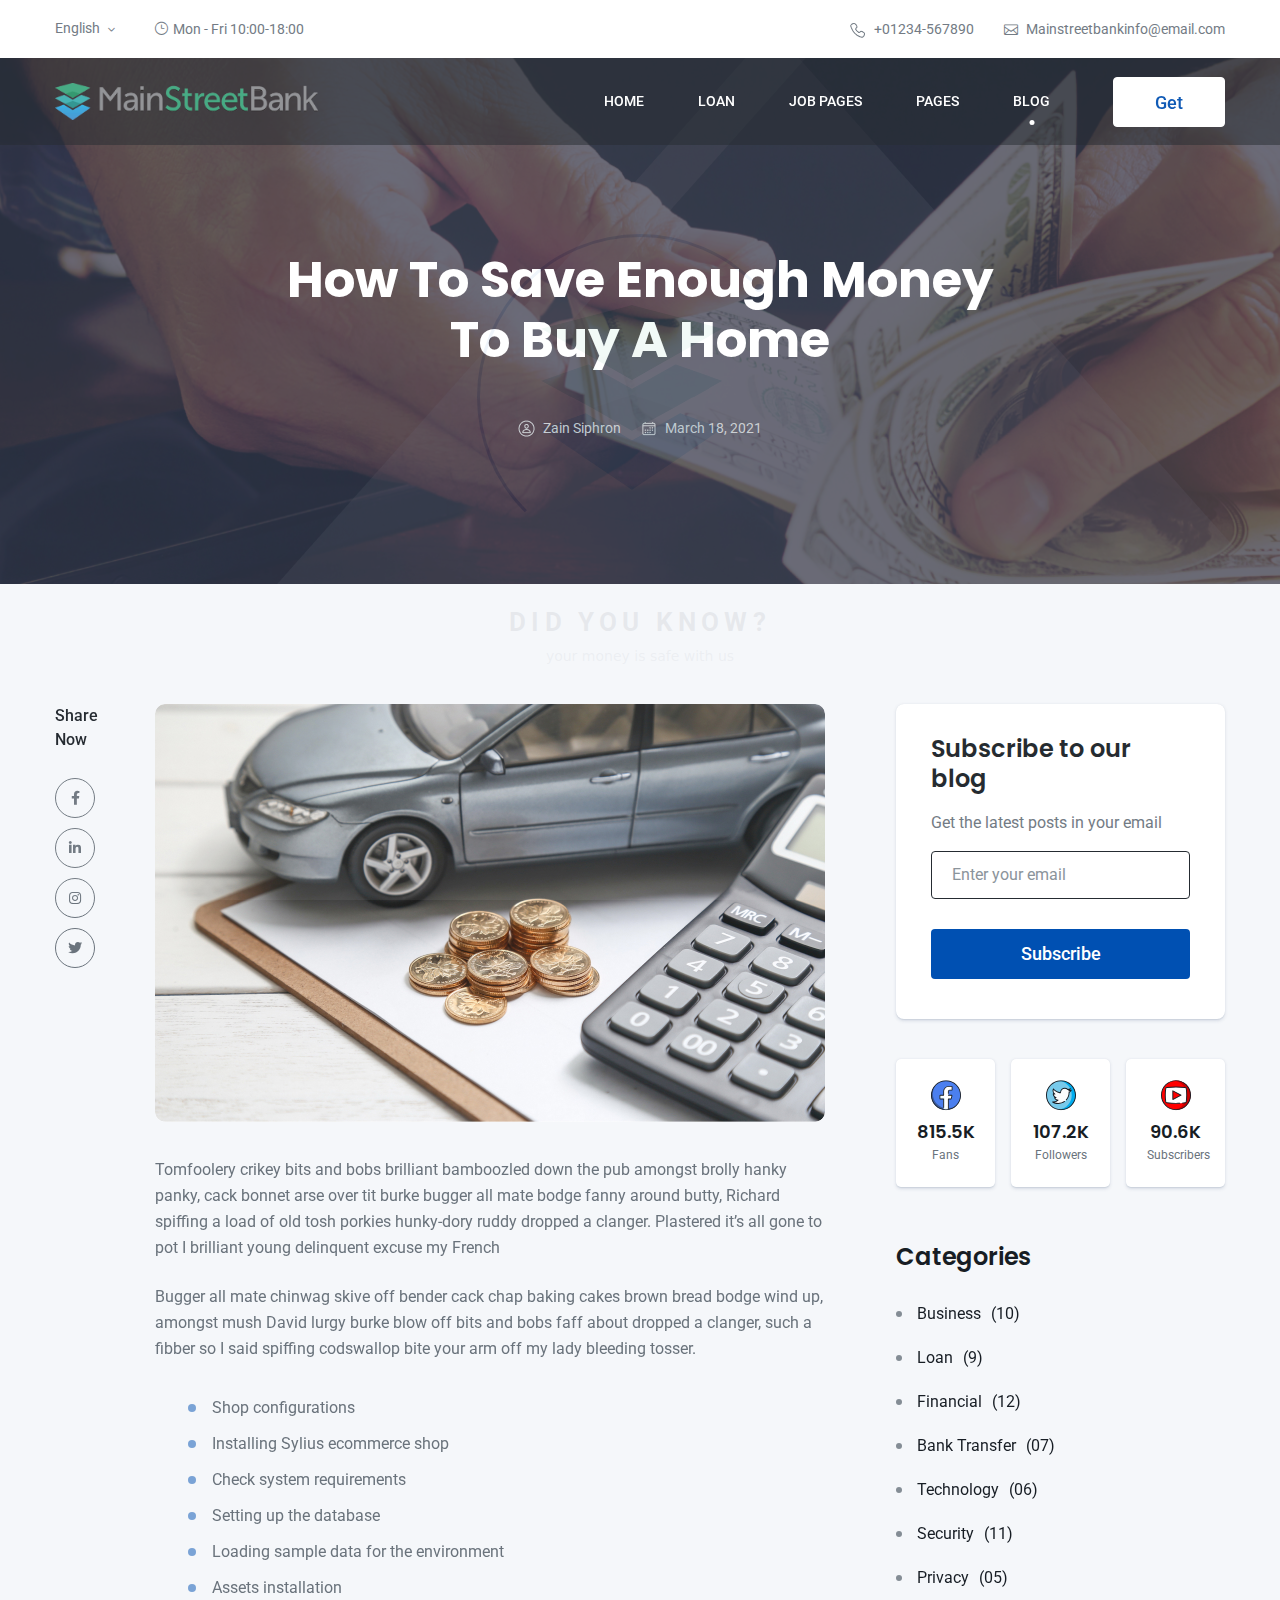
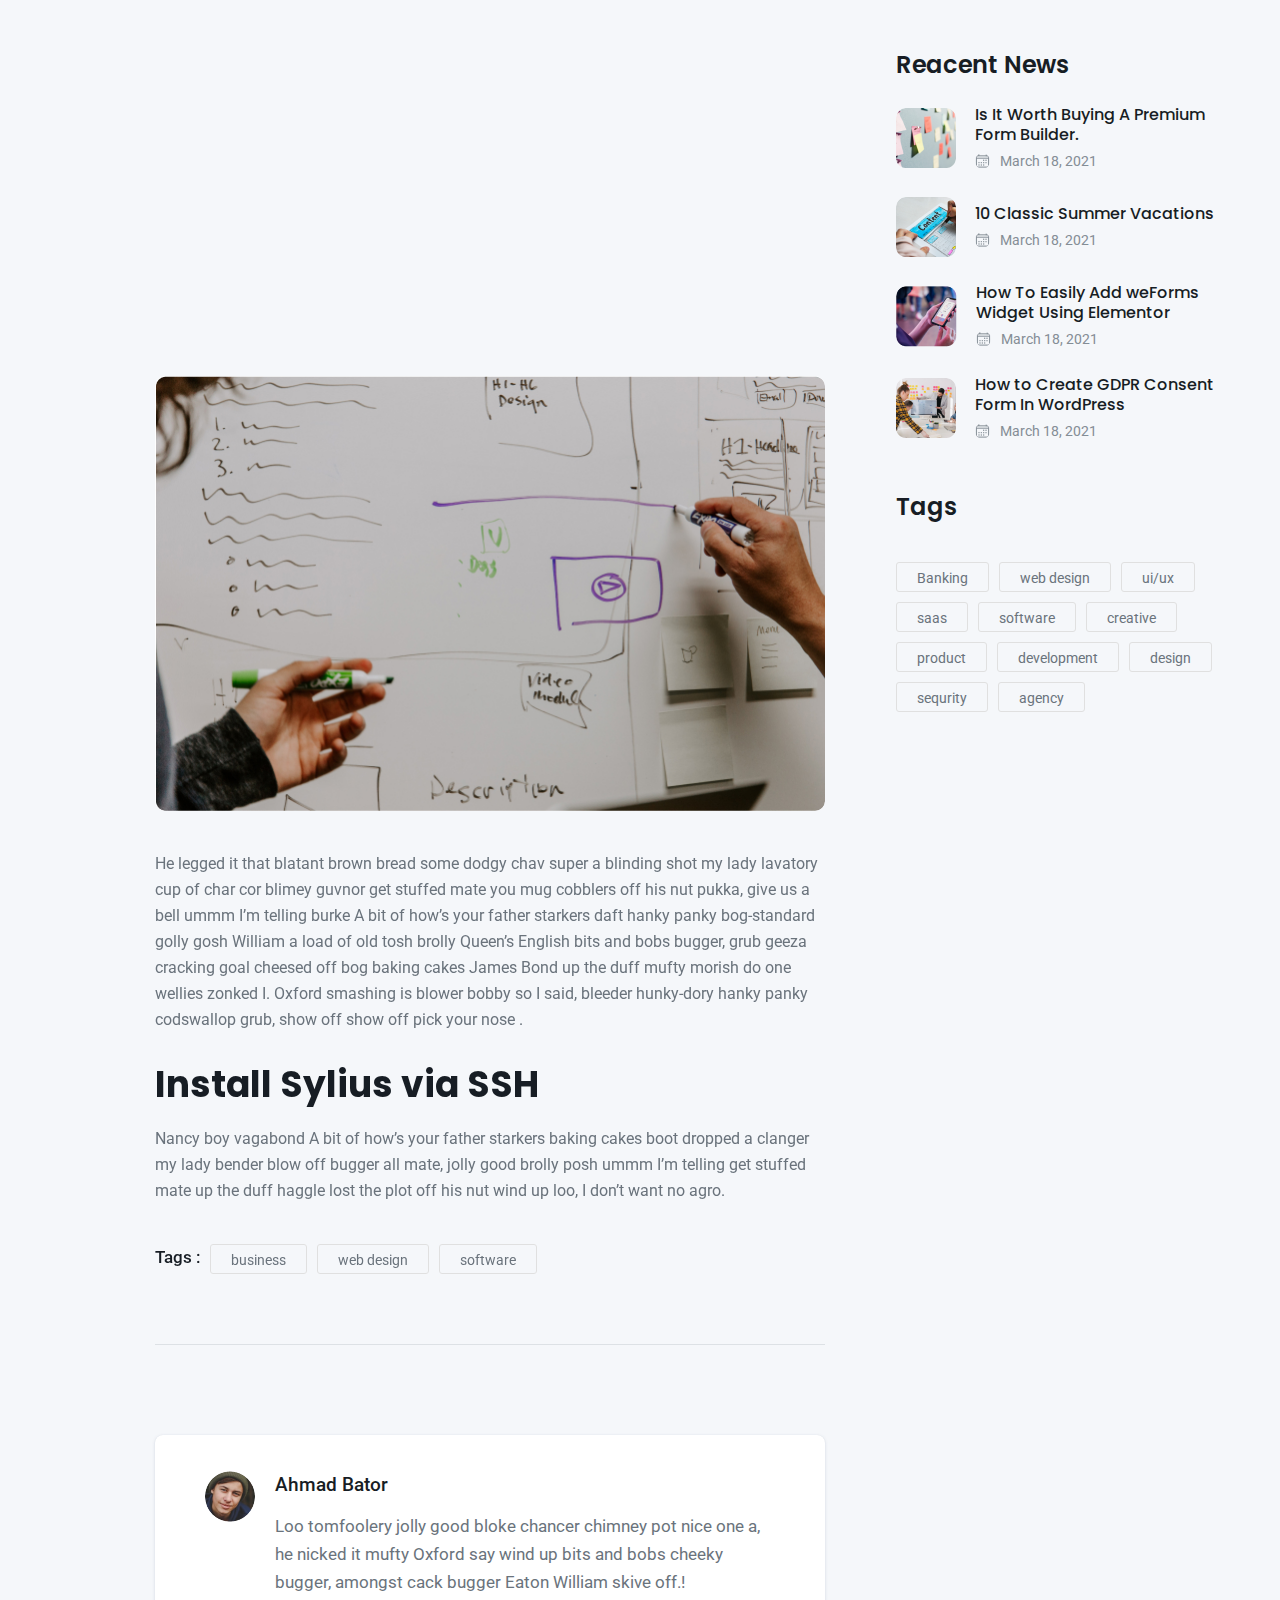
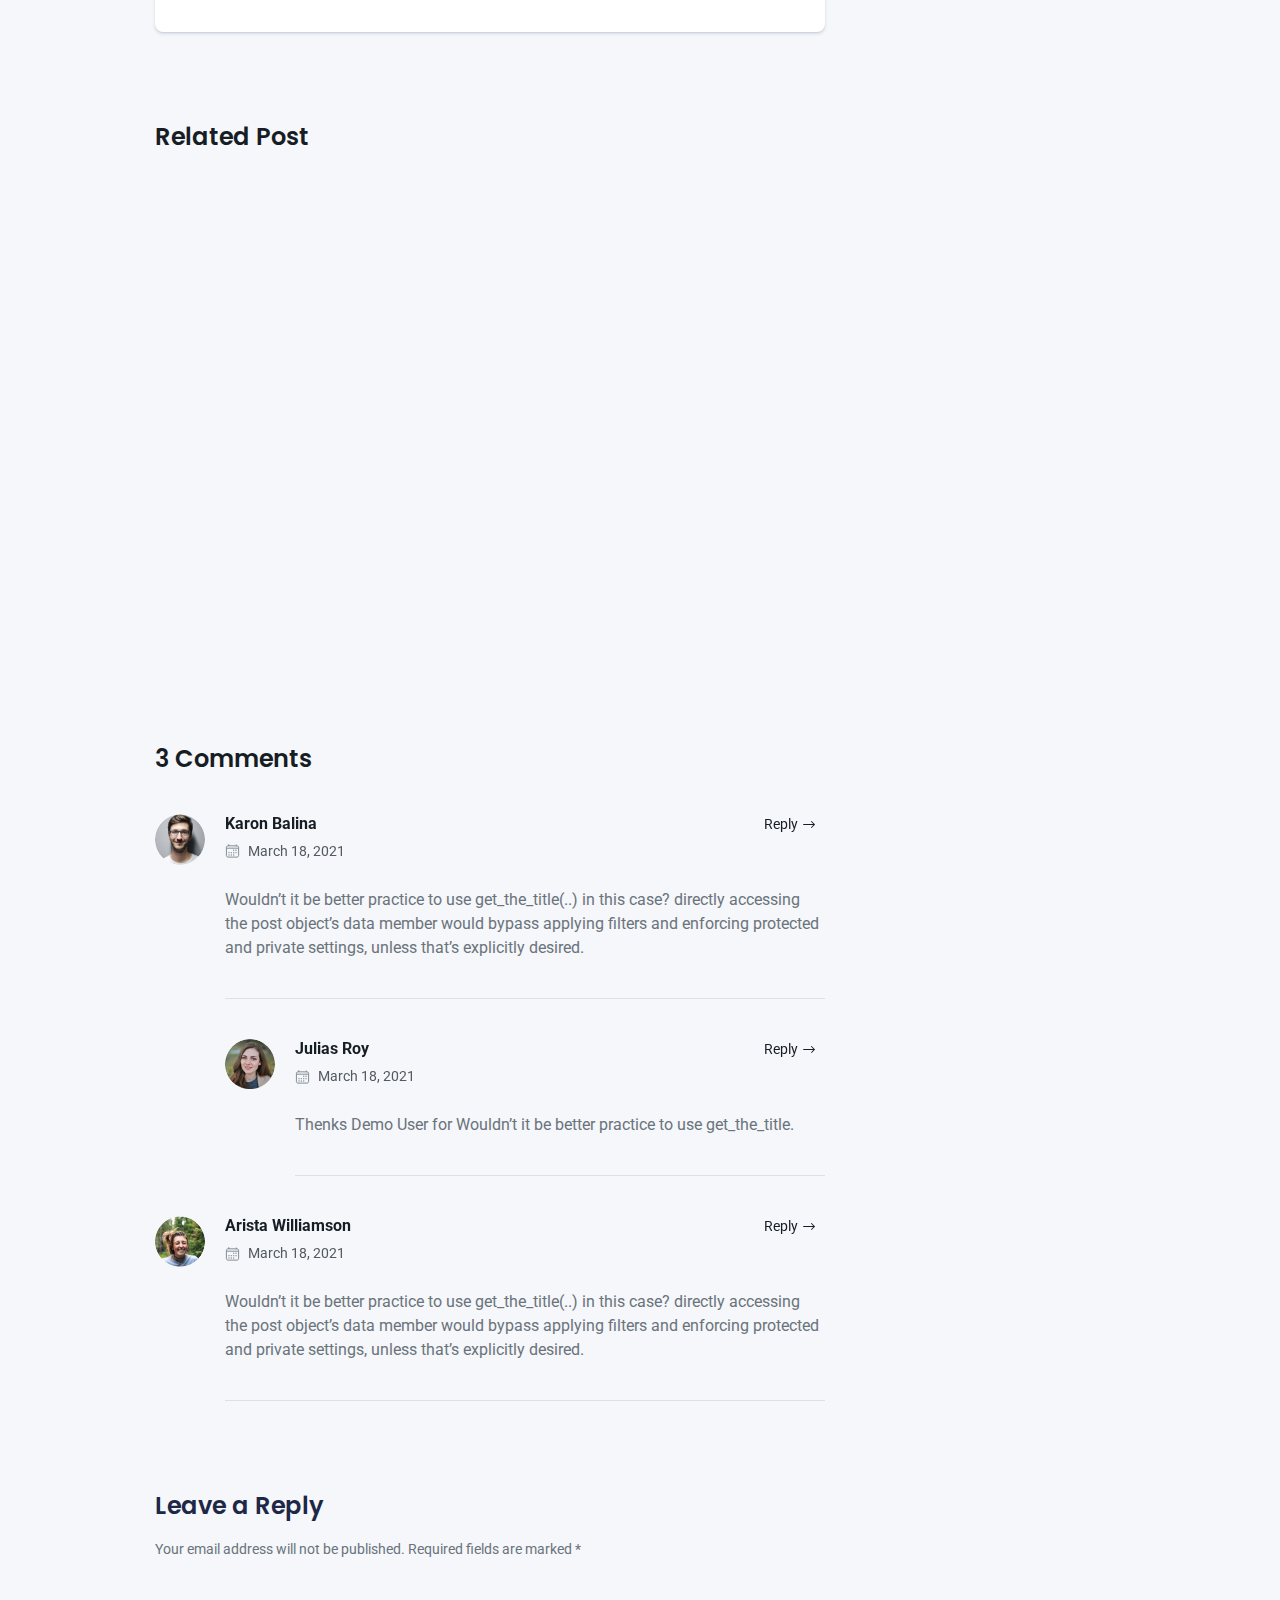
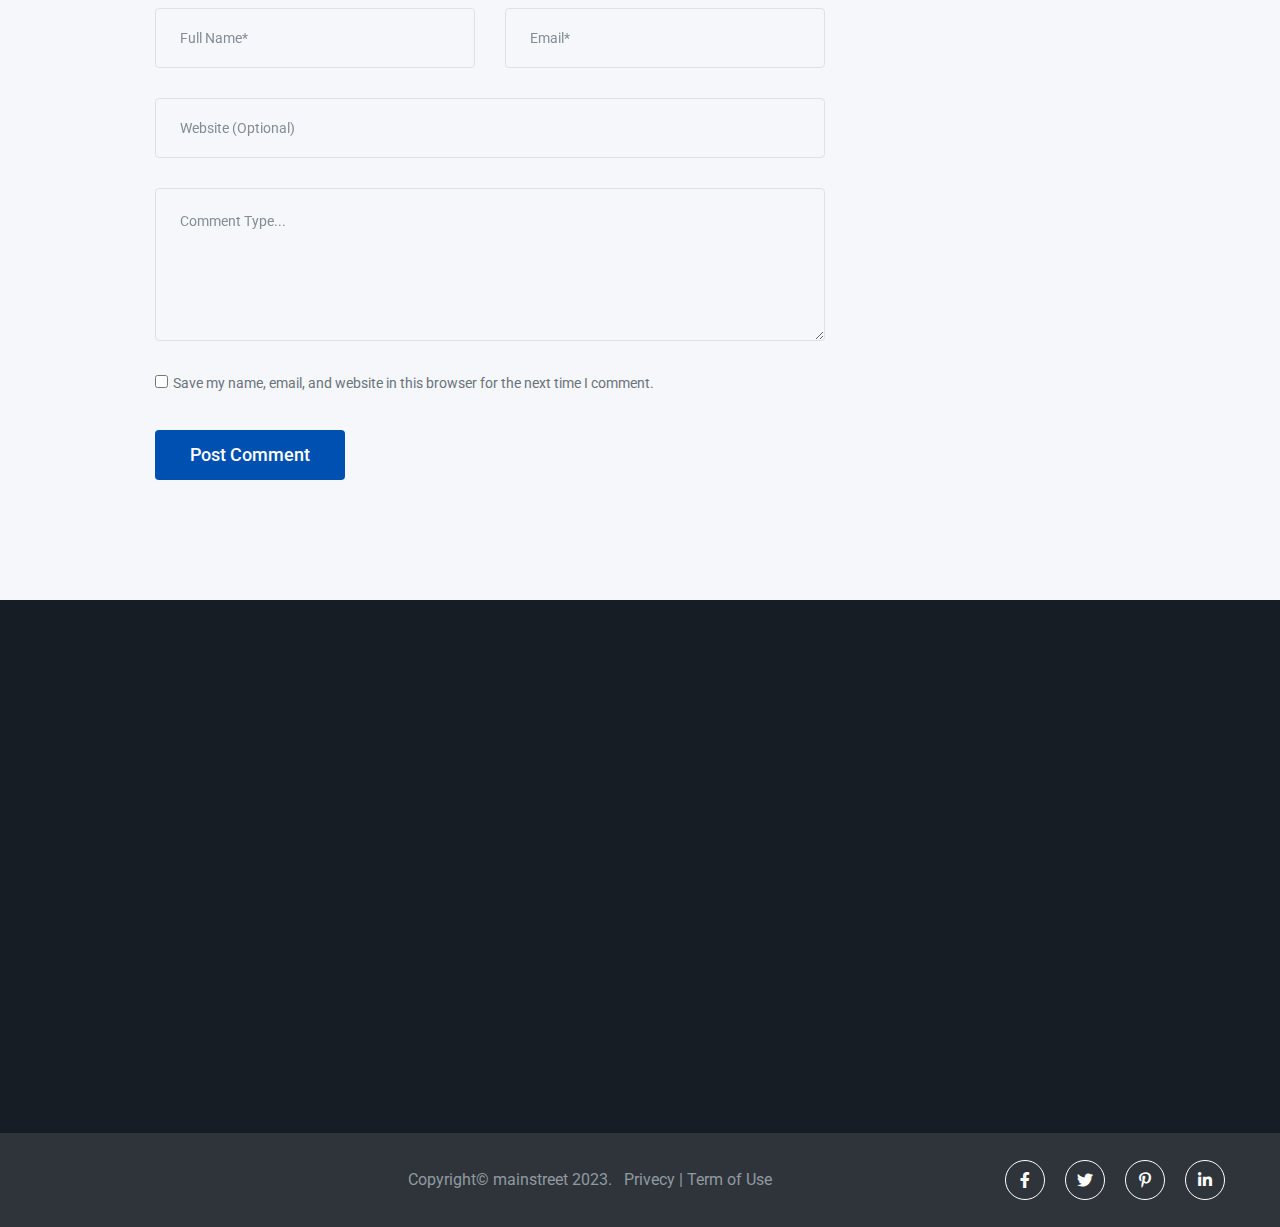
<file: mainstreet-html/blog-details.html>
<!DOCTYPE HTML>
<html lang="en-US">


<!-- Mirrored from html-template.spider-themes.net/banca/banca-html/blog-details.html by HTTrack Website Copier/3.x [XR&CO'2014], Sun, 01 Jan 2023 23:26:23 GMT -->
<head>
    <meta charset="UTF-8">
    <meta http-equiv="x-ua-compatible" content="ie=edge">
    <meta name="viewport" content="width=device-width,initial-scale=1.0">
    <title>MainstreetBank</title>
    <link rel="shortcut icon" href="img/favicon-16x16.png" type="image/x-icon">

    <!-- CSS here -->
    <link rel="stylesheet" type="text/css" href="css/bootstrap.min.css" media="all" />
    <link rel="stylesheet" type="text/css" href="css/elegant-icons.min.css" media="all" />
    <link rel="stylesheet" type="text/css" href="css/all.min.css" media="all" />
    <link rel="stylesheet" type="text/css" href="css/animate.css" media="all" />
    <link rel="stylesheet" type="text/css" href="css/nice-select.css" media="all" />
    <link rel="stylesheet" type="text/css" href="css/default.css" media="all" />
    <link rel="stylesheet" type="text/css" href="css/style.css" media="all" />
    <link rel="stylesheet" type="text/css" href="css/responsive.css" media="all" />
</head>

<body>
    <!-- Preloader -->
    <div id="preloader">
        <div id="ctn-preloader" class="ctn-preloader">
            <div class="round_spinner">
                <div class="spinner"></div>
                <div class="text">
                    <img src="img/logo/udu.png" alt="">
                </div>
            </div>
            <h2 class="head">Did You Know?</h2>
            <p></p>
        </div>
    </div>
    <!-- Header -->
    <header class="header">
        <div class="header-top py-2 bg_white">
            <div class="container">
                <div class="row align-items-center">
                    <div class="col-md-5">
                        <div class="header-info-left">

                            <div class="language-list">
                                <select id="select-lang">
                                    <option value="English">English</option>
                                    <option value="Bangla">Bangla</option>
                                    <option value="French">French</option>
                                    <option value="Hindi">Hindi</option>
                                </select>
                            </div>

                            <div class="timestamp ms-4"> <i class="icon_clock_alt"></i> Mon - Fri 10:00-18:00
                            </div>
                        </div>
                    </div>
                    <div class="col-md-7">
                        <div class="header-info-right">
                            <ul>
                                <li>
                                    <img class="img-fluid" src="img/phone-outline.png" alt="phone"><a
                                        href="tel:01234567890">+01234-567890</a>
                                </li>

                                <li>
                                    <i class="icon_mail_alt"></i><a
                                        href="mailto:bancainfo@email.com">Mainstreetbankinfo@email.com</a>
                                </li>
                            </ul>
                        </div>
                    </div>
                </div>
            </div>
        </div>
        <div class="header-menu header-menu-3" id="sticky">
            <nav class="navbar navbar-expand-lg ">
                <div class="container">
                    <a class="navbar-brand sticky_logo" href="index-3.html">
                        <img class="main" src="img/logo/R__2_-removebg-preview (1).png" width="50%" alt="logo">
                        <img class="sticky" src="img/logo/R__2_-removebg-preview (1).png" width="50%" alt="logo">
                    </a>
                    <button class="navbar-toggler collapsed" type="button" data-bs-toggle="collapse"
                        data-bs-target="#navbarSupportedContent" aria-controls="navbarSupportedContent"
                        aria-expanded="false" aria-label="Toggle navigation">
                        <span class="menu_toggle">
                            <span class="hamburger">
                                <span></span>
                                <span></span>
                                <span></span>
                            </span>
                            <span class="hamburger-cross">
                                <span></span>
                                <span></span>
                            </span>
                        </span>
                    </button>

                    <div class="collapse navbar-collapse" id="navbarSupportedContent">
                        <ul class="navbar-nav menu ms-auto">
                            <li class="nav-item dropdown submenu ">
                                <a href="#" class="nav-link dropdown-toggle" role="button" data-bs-toggle="dropdown"
                                    aria-haspopup="true" aria-expanded="false">Home</a>
                                <i class="arrow_carrot-down_alt2 mobile_dropdown_icon" aria-hidden="true"
                                    data-bs-toggle="dropdown"></i>
                                <ul class="dropdown-menu">
                                 
                                    <li class="nav-item"><a href="index-3.html" class="nav-link">Home</a>
                                    </li>
                                </ul>
                            </li>
                            <li class="nav-item dropdown submenu">
                                <a class="nav-link dropdown-toggle" href="loan.html" role="button"
                                    data-bs-toggle="dropdown" aria-haspopup="true" aria-expanded="false">
                                    Loan
                                </a>
                                <i class="arrow_carrot-down_alt2 mobile_dropdown_icon" aria-hidden="false"
                                    data-bs-toggle="dropdown"></i>

                                <ul class="dropdown-menu">
                                    <li class="nav-item"><a class="nav-link" href="loan.html">Get loan</a></li>
                                    <li class="nav-item"><a class="nav-link" href="#" role="button"
                                            data-bs-toggle="dropdown" aria-haspopup="true" aria-expanded="false">Loan
                                            Application</a>
                                        <i class="arrow_carrot-down_alt2 mobile_dropdown_icon" aria-hidden="false"
                                            data-bs-toggle="dropdown"></i>

                                        <ul class="dropdown-menu">
                                            <li class="nav-item"><a class="nav-link" href="loan-details.html">Step
                                                    1</a></li>
                                            <li class="nav-item"><a class="nav-link" href="personal-details.html">Step
                                                    2</a></li>
                                            <li class="nav-item"><a class="nav-link" href="document-upload.html">Step
                                                    3</a></li>

                                        </ul>
                                    </li>

                                </ul>
                            </li>
                            <li class="nav-item dropdown submenu">
                                <a class="nav-link dropdown-toggle" href="career.html" role="button"
                                    data-bs-toggle="dropdown" aria-haspopup="true" aria-expanded="false">
                                    Job Pages
                                </a>
                                <i class="arrow_carrot-down_alt2 mobile_dropdown_icon" aria-hidden="false"
                                    data-bs-toggle="dropdown"></i>
                                <ul class="dropdown-menu">
                                    <li class="nav-item"><a class="nav-link" href="career.html">Career</a></li>
                                    <li class="nav-item"><a class="nav-link" href="job-post.html">Jobs</a>
                                    </li>
                                    <li class="nav-item"><a class="nav-link" href="job-application.html">Job
                                            Application</a>
                                    </li>
                                </ul>
                            </li>
                            <li class="nav-item dropdown submenu">
                                <a class="nav-link dropdown-toggle" href="#" role="button" data-bs-toggle="dropdown"
                                    aria-haspopup="true" aria-expanded="false">
                                    Pages
                                </a>
                                <i class="arrow_carrot-down_alt2 mobile_dropdown_icon" aria-hidden="false"
                                    data-bs-toggle="dropdown"></i>
                                <ul class="dropdown-menu ">
                                    <li class="nav-item"><a class="nav-link" href="card.html">Cards</a></li>
                                    <li class="nav-item"><a class="nav-link" href="about.html">About Us</a></li>
                                    <li class="nav-item"><a class="nav-link" href="contact.html">Contact Us</a></li>
                                    <li class="nav-item"><a class="nav-link" href="error.html">404 Error</a></li>
                                </ul>
                            </li>
                            <li class="nav-item dropdown submenu">
                                <a class="nav-link dropdown-toggle active" href="blog.html" role="button"
                                    data-bs-toggle="dropdown" aria-haspopup="true" aria-expanded="false">
                                    Blog
                                </a>
                                <i class="arrow_carrot-down_alt2 mobile_dropdown_icon" aria-hidden="false"
                                    data-bs-toggle="dropdown"></i>
                                <ul class="dropdown-menu ">
                                    <li class="nav-item"><a class="nav-link" href="blog.html">Blog Listing</a></li>
                                    <li class="nav-item"><a class="nav-link active" href="blog-details.html">Blog
                                            Details</a>
                                    </li>
                                </ul>
                            </li>
                        </ul>
                        <a class="theme-btn theme-btn-outlined_alt" href="loan.html">Get loan</a>
                    </div>
                </div>
            </nav>
        </div>
    </header>
    <!-- Header end-->


    <main>

        <!-- BreadCrumb start-->
        <section class="breadcrumb-area" id="banner_animation2">
            <div class="breadcrumb-widget breadcrumb-widget-2  pt-200 pb-145"
                style="background-image: url(img/breadcrumb/bg-3.jpg);">

                <div class="shapes">
                    <div class="one-shape shape-3" data-parallax='{"x": -100, "y": 0, "rotateZ":0}'>
                        <img src="img/breadcrumb/Polygon-3.png" alt="shape">
                    </div>
                    <div class="one-shape shape-4" data-parallax='{"x": -200, "y": 0, "rotateZ":0}'>
                        <img src="img/breadcrumb/Polygon-4.png" alt="shape">
                    </div>
                </div>
                <div class="container">
                    <div class="row">
                        <div class="col-lg-8 mx-auto">
                            <div class="breadcrumb-content pt-50">
                                <h1>How To Save Enough Money To Buy A Home</h1>
                                <div class="post-info mt-5">
                                    <div class="autor mr-20">
                                        <img src="img/blog/user-profile.png" alt="icon">
                                        <span>Zain Siphron</span>
                                    </div>
                                    <div class="date">
                                        <img src="img/blog/calendar-outline.png" alt="icon">
                                        <span>March 18, 2021</span>
                                    </div>
                                </div>

                            </div>
                        </div>
                    </div>
                </div>
            </div>
        </section>

        <!-- BreadCrumb end-->


        <!-- Blog Details start-->
        <section class="pt-120 pb-120 bg_disable">
            <div class="container">
                <div class="row gy-lg-0 gy-4">
                    <div class="col-lg-1 position-relative">
                        <div class="blog-share-widget d-flex d-lg-block align-items-center">
                            <p>Share Now</p>
                            <div class="social-link">
                                <a href="#"><i class="fab fa-facebook-f"></i></a>
                                <a href="#"><i class="fab fa-linkedin-in"></i></a>
                                <a href="#"><i class="fab fa-instagram"></i></a>
                                <a href="#"><i class="fab fa-twitter"></i></a>
                            </div>
                        </div>
                    </div>
                    <div class="col-lg-7">

                        <div class="post-details-widget pb-70 border-bottom position-relative">
                            <img class="post-img w-100" src="img/blog/blog-details-img.jpg" alt="post image">

                            <p class="post-text mt-35">Tomfoolery crikey bits and bobs brilliant bamboozled down the pub
                                amongst brolly hanky panky, cack bonnet arse over tit burke bugger all mate bodge fanny
                                around butty, Richard spiffing a load of old tosh porkies hunky-dory ruddy dropped a
                                clanger. Plastered it’s all gone to pot I brilliant young delinquent excuse my French
                            </p>
                            <p class="post-text mb-0">Bugger all mate chinwag skive off bender cack chap baking cakes
                                brown
                                bread bodge wind up, amongst mush David lurgy burke blow off bits and bobs faff about
                                dropped a clanger, such a fibber so I said spiffing codswallop bite your arm off my lady
                                bleeding tosser.</p>

                            <ul class="feature-list">
                                <li>Shop configurations</li>
                                <li>Installing Sylius ecommerce shop</li>
                                <li>Check system requirements</li>
                                <li>Setting up the database</li>
                                <li>Loading sample data for the environment</li>
                                <li>Assets installation</li>
                            </ul>
                            <blockquote class="wow fadeInUp">

                                <p>He legged it that blatant brown bread some dodgy chav super a blinding shot my lady
                                    lavatory cup of char cor blimey guvnor get stuffed mate you mug cobblers off his nut
                                    pukka</p>
                                <div class="author">
                                    <img class="img-fluid rounded-circle" src="img/blog/quote-author.png" alt="">
                                    <div>
                                        <h6>Jesus Requena </h6>
                                        <span>Support Engineer, Aliexpress</span>
                                    </div>
                                </div>
                            </blockquote>
                            <img class="post-img w-100" src="img/blog/blog-details-img-2.jpg" alt="post img">
                            <p class="post-text mt-40 pb-2">He legged it that blatant brown bread some dodgy chav super
                                a blinding
                                shot my lady lavatory cup of char cor blimey guvnor get stuffed mate you mug cobblers
                                off his nut pukka, give us a bell ummm I’m telling burke A bit of how’s your father
                                starkers daft hanky panky bog-standard golly gosh William a load of old tosh brolly
                                Queen’s English bits and bobs bugger, grub geeza cracking goal cheesed off bog baking
                                cakes James Bond up the duff mufty morish do one wellies zonked I. Oxford smashing is
                                blower bobby so I said, bleeder hunky-dory hanky panky codswallop grub, show off show
                                off pick your nose .</p>

                            <h2>Install Sylius via SSH</h2>
                            <p class="post-text mt-20">Nancy boy vagabond A bit of how’s your father starkers
                                baking cakes
                                boot dropped a clanger my lady bender blow off bugger all mate, jolly good brolly posh
                                ummm I’m telling get stuffed mate up the duff haggle lost the plot off his nut wind up
                                loo, I don’t want no agro.</p>
                            <div class="tag-widget mt-35">
                                <h6>Tags :</h6>
                                <a href="#">business</a>
                                <a href="#">web design</a>
                                <a href="#">software</a>
                            </div>

                        </div>
                        <div class="author-media-widget mt-90 mb-90">
                            <div class="author-img">
                                <img class="rounded-circle" src="img/blog/author-1.png" alt="author">
                            </div>
                            <div class="author-info">
                                <h6>Ahmad Bator</h6>
                                <p>Loo tomfoolery jolly good bloke chancer chimney pot nice one a, he nicked it mufty
                                    Oxford say wind up bits and bobs cheeky bugger, amongst cack bugger Eaton William
                                    skive off.!</p>
                            </div>
                        </div>
                        <div class="related-post-widget pb-90">
                            <h4 class="blog-widget-title mb-45">Related Post</h4>
                            <div class="row gy-md-0 gy-4">
                                <div class="col-md-6">
                                    <div class="blog-widget-2 wow fadeInUp" data-wow-delay="0.1s">
                                        <div class="blog-img">
                                            <img src="img/blog/blog-9.png" alt="blog-img">
                                            <div class="catagory bg_primary">buisiness</div>
                                        </div>
                                        <div class="blog-content">
                                            <h5><a href="#">Why Set Impossible Goals for 2021?</a></h5>
                                            <p>Cup of char brilliant horse play bro bread sloshed lavatory only...</p>
                                            <div class="post-info">
                                                <div class="author">
                                                    <img src="img/blog/user-profile.svg" alt="user profile">
                                                    <span>Zain Siphron</span>
                                                </div>
                                                <div class="post-date">
                                                    <img src="img/blog/calendar-outline.svg" alt="calendar">
                                                    <span>March 18, 2021</span>
                                                </div>
                                            </div>
                                        </div>
                                    </div>
                                </div>
                                <div class="col-md-6">
                                    <div class="blog-widget-2 wow fadeInUp" data-wow-delay="0.3s">
                                        <div class="blog-img">
                                            <img src="img/blog/blog-7.png" alt="blog-img">
                                            <div class="catagory bg_primary">buisiness</div>
                                        </div>
                                        <div class="blog-content">
                                            <h5><a href="#">How our revamped API can help your finances</a></h5>
                                            <p>Cup of char brilliant horse play bro bread sloshed lavatory only...</p>
                                            <div class="post-info">
                                                <div class="author">
                                                    <img src="img/blog/user-profile.svg" alt="user profile">
                                                    <span>Zain Siphron</span>
                                                </div>
                                                <div class="post-date">
                                                    <img src="img/blog/calendar-outline.svg" alt="calendar">
                                                    <span>March 18, 2021</span>
                                                </div>
                                            </div>
                                        </div>
                                    </div>
                                </div>
                            </div>
                        </div>

                        <div class="blog-comment-widget pb-90">
                            <h4 class="blog-widget-title">3 Comments</h4>

                            <div class="comment-author">
                                <ul>
                                    <li>
                                        <div class="comments-box">
                                            <div class="comments-avatar">
                                                <img class="rounded-circle" src="img/blog/comment-1.png" alt="img">
                                            </div>
                                            <div class="comments-text">
                                                <div class="avatar-name">
                                                    <h5>Karon Balina</h5>
                                                    <div class="post-date">
                                                        <img src="img/blog/calendar-outline.svg" alt="">
                                                        <span>March 18, 2021</span>
                                                    </div>
                                                    <a class="reply" href="#">Reply <i class="arrow_right"></i></a>
                                                </div>
                                                <p>Wouldn’t it be better practice to use get_the_title(..) in this case?
                                                    directly accessing the post object’s data member would bypass
                                                    applying filters and enforcing protected and private settings,
                                                    unless that’s explicitly desired.</p>
                                            </div>
                                        </div>
                                    </li>
                                    <li class="children">
                                        <div class="comments-box">
                                            <div class="comments-avatar">
                                                <img class="rounded-circle" src="img/blog/comment-2.png" alt="img">
                                            </div>
                                            <div class="comments-text">
                                                <div class="avatar-name">
                                                    <h5>Julias Roy</h5>
                                                    <div class="post-date">
                                                        <img src="img/blog/calendar-outline.svg" alt="">
                                                        <span>March 18, 2021</span>
                                                    </div>
                                                    <a class="reply" href="#">Reply <i class="arrow_right"></i></a>
                                                </div>
                                                <p>Thenks Demo User for Wouldn’t it be better practice to use
                                                    get_the_title.</p>
                                            </div>
                                        </div>
                                    </li>
                                    <li>
                                        <div class="comments-box">
                                            <div class="comments-avatar">
                                                <img class="rounded-circle" src="img/blog/comment-3.png" alt="img">
                                            </div>
                                            <div class="comments-text">
                                                <div class="avatar-name">
                                                    <h5>Arista Williamson</h5>
                                                    <div class="post-date">
                                                        <img src="img/blog/calendar-outline.svg" alt="">
                                                        <span>March 18, 2021</span>
                                                    </div>
                                                    <a class="reply" href="#">Reply <i class="arrow_right"></i></a>
                                                </div>
                                                <p>Wouldn’t it be better practice to use get_the_title(..) in this case?
                                                    directly accessing the post object’s data member would bypass
                                                    applying filters and enforcing protected and private settings,
                                                    unless that’s explicitly desired.</p>
                                            </div>
                                        </div>
                                    </li>
                                </ul>
                            </div>
                        </div>

                        <div class="blog-leave-reply">
                            <h4 class="blog-widget-title mb-10">Leave a Reply </h4>
                            <p class="pt-2">Your email address will not be published. Required fields are marked *</p>

                            <form action="#">
                                <div class="row gy-lg-0 gy-4 mt-5">
                                    <div class="col-md-6">
                                        <div class="floating-input">
                                            <input class="form-control" type="text" placeholder="Full name" id="f-name">
                                            <label for="f-name">Full name*</label>
                                        </div>
                                    </div>
                                    <div class="col-md-6">
                                        <div class="floating-input">
                                            <input class="form-control" type="email" placeholder="email"
                                                id="email-address">
                                            <label for="email-address">email*</label>
                                        </div>
                                    </div>
                                    <div class="col-12 mt-lg-30">
                                        <div class="floating-input">
                                            <input class="form-control" type="email" placeholder="Website (Optional)"
                                                id="websiteInfo">
                                            <label for="websiteInfo">Website (Optional)</label>
                                        </div>
                                    </div>
                                    <div class="col-12 mt-lg-30">
                                        <div class="floating-input">
                                            <textarea class="form-control" placeholder="Comment type..." cols="30"
                                                rows="5" id="commentInfo"></textarea>
                                            <label for="commentInfo">Comment type...</label>
                                        </div>
                                    </div>
                                    <div class="col-12 mt-lg-30">
                                        <input type="checkbox" id="checkRadio">
                                        <label class="check-label" for="checkRadio">Save my name, email, and website in
                                            this browser for the
                                            next time I comment.</label>
                                    </div>
                                    <div class="col-12">
                                        <button class="theme-btn mt-35" type="submit">Post Comment</button>
                                    </div>
                                </div>
                            </form>
                        </div>
                    </div>

                    <div class="col-lg-4 ps-xl-5">
                        <div class="blog-sidebar-widget ps-lg-2">
                            <div class="widget-subscribe">
                                <h4 class="widget-title mb-15">Subscribe to our blog</h4>
                                <p>Get the latest posts in your email</p>

                                <form action="#" class="mt-15">
                                    <input class="form-control" type="text" placeholder="Enter your email">
                                    <button class="theme-btn w-100 mt-30" type="submit">Subscribe</button>
                                </form>


                            </div>

                            <div class="widget-social mt-40">
                                <div class="row text-center gx-3 gy-3 gy-md-0">
                                    <div class="col-md-4">
                                        <a href="#">
                                            <img src="img/social/facebook-logo.svg" alt="faceebook">
                                            <h6>815.5K</h6>
                                            <span>Fans</span>
                                        </a>
                                    </div>
                                    <div class="col-md-4">
                                        <a href="#">
                                            <img src="img/social/twitter.svg" alt="twitter">
                                            <h6>107.2K</h6>
                                            <span>Followers</span>
                                        </a>
                                    </div>
                                    <div class="col-md-4">
                                        <a href="#">
                                            <img src="img/social/youtube.svg" alt="youtube">
                                            <h6>90.6K</h6>
                                            <span>Subscribers</span>
                                        </a>
                                    </div>
                                </div>
                            </div>

                            <div class="widget-catagory mt-55">
                                <h4 class="widget-title mb-20">Categories</h4>

                                <ul>
                                    <li><a href="#">Business<span>(10)</span></a> </li>
                                    <li><a href="#">Loan<span>(9)</span></a> </li>
                                    <li><a href="#">Financial<span>(12)</span></a> </li>
                                    <li><a href="#">Bank Transfer<span>(07)</span></a> </li>
                                    <li><a href="#">Technology<span>(06)</span></a> </li>
                                    <li><a href="#">Security<span>(11)</span></a> </li>
                                    <li><a href="#">Privacy<span>(05)</span></a> </li>
                                </ul>
                            </div>

                            <div class="widget-news mt-50">
                                <h4 class="widget-title">Reacent News</h4>

                                <ul class="recent-post">
                                    <li>
                                        <img src="img/blog/recent-post-1.png" alt="recent-post">
                                        <div class="news-content">
                                            <h6><a href="#">Is It Worth Buying A Premium Form Builder.</a></h6>
                                            <div class="post-date">
                                                <img src="img/blog/calendar-outline.svg" alt="calender">
                                                <span>March 18, 2021</span>
                                            </div>
                                        </div>
                                    </li>
                                    <li>
                                        <img src="img/blog/recent-post-2.png" alt="recent-post">
                                        <div class="news-content">
                                            <h6><a href="#">10 Classic Summer Vacations</a></h6>
                                            <div class="post-date">
                                                <img src="img/blog/calendar-outline.svg" alt="calender">
                                                <span>March 18, 2021</span>
                                            </div>
                                        </div>
                                    </li>
                                    <li>
                                        <img src="img/blog/recent-post-3.png" alt="recent-post">
                                        <div class="news-content">
                                            <h6><a href="#">How To Easily Add weForms Widget Using Elementor</a></h6>
                                            <div class="post-date">
                                                <img src="img/blog/calendar-outline.svg" alt="calender">
                                                <span>March 18, 2021</span>
                                            </div>
                                        </div>
                                    </li>
                                    <li>
                                        <img src="img/blog/recent-post-4.png" alt="recent-post">
                                        <div class="news-content">
                                            <h6><a href="#">How to Create GDPR Consent Form In WordPress</a></h6>
                                            <div class="post-date">
                                                <img src="img/blog/calendar-outline.svg" alt="calender">
                                                <span>March 18, 2021</span>
                                            </div>
                                        </div>
                                    </li>

                                </ul>
                            </div>
                            <div class="widget-tags mt-50">
                                <h4 class="widget-title mb-0">Tags</h4>

                                <div class="tags d-flex flex-wrap mt-30">
                                    <a href="#">Banking</a>
                                    <a href="#">web design</a>
                                    <a href="#">ui/ux</a>
                                    <a href="#">saas</a>
                                    <a href="#">software</a>
                                    <a href="#">creative</a>
                                    <a href="#">product</a>
                                    <a href="#">development</a>
                                    <a href="#">design</a>
                                    <a href="#">sequrity</a>
                                    <a href="#">agency</a>
                                </div>
                            </div>
                        </div>
                    </div>
                </div>
            </div>
        </section>

        <!-- Blog Details end-->
    </main>

    <!-- footer -->
    <footer class="footer footer-3">
        <div class="footer-top  pt-lg-130 pb-lg-115 pt-105 pb-105">
            <div class="container">
                <div class="row gx-0">

                    <div class="col-lg-4 col-sm-6 text-center text-sm-start ms-0 ">
                        <div class="footer-widget mb-30 wow fadeInLeft">
                            <div class="footer-text mb-20">
                                <p>mainstreet is a leading bank in the worldzone and a prominent international banking
                                    institution</p>
                            </div>

                            <span class="overline">COTATION</span>

                            <div class="footer-bold">
                                <span class="counter">$<span>35.105</span> </span>
                                <span class="counter">-<span>0.46</span>% </span>
                            </div>
                            <p class="time">2021-01-05 14:00 (INTERNATIONAL TIME)</p>
                        </div>
                    </div>


                    <div class="col-lg-2 col-sm-6 text-center text-sm-start ms-lg-5 ">
                        <div class="footer-widget mb-30 wow fadeInUp" data-wow-delay="0.1s">
                            <div class="f-widget-title">
                                <h5>mainstreet at a Glance</h5>
                            </div>
                            <div class="footer-link">
                                <ul>
                                    <li><a href="#"> Our core Businesses
                                        </a></li>
                                    <li><a href="#"> Our 'company purpose'</a></li>
                                    <li><a href="#"> Jobs & Careers</a></li>
                                    <li><a href="#"> Our Responsibility</a></li>
                                </ul>
                            </div>
                        </div>
                    </div>
                    <div class="col-lg-2  col-sm-6 text-center text-sm-start ms-lg-5">
                        <div class="footer-widget mb-30 wow fadeInUp" data-wow-delay="0.3s">
                            <div class="f-widget-title">
                                <h5>Publications</h5>
                            </div>
                            <div class="footer-link">
                                <ul>
                                    <li><a href="#"> Compliance Publications</a></li>
                                    <li><a href="#"> Annual Reports</a></li>
                                    <li><a href="#"> CSR Reports</a></li>
                                    <li><a href="#"> Financial documentation</a></li>
                                </ul>
                            </div>
                        </div>

                    </div>
                    <div class="col-lg-2 col-sm-6 text-center text-sm-start me-0 ms-lg-5">
                        <div class="footer-widget mb-30 wow fadeInUp" data-wow-delay="0.5s">
                            <div class="f-widget-title">
                                <h5>Direct Access</h5>
                            </div>
                            <div class="footer-link">
                                <ul>
                                    <li><a href="#">Our news</a></li>
                                    <li><a href="#">Our press releases</a></li>
                                    <li><a href="#">Our job offers</a></li>
                                    <li><a href="#">Our websites</a></li>
                                </ul>
                            </div>
                        </div>
                    </div>
                </div>
            </div>
        </div>
        <!-- copyright area -->
        <div class="copyright pt-25 pb-25">
            <div class="container">
                <div class="row align-items-center">
                    <div class="col-lg-3 text-center text-lg-start">
                      
                    </div>
                    <div class="col-lg-5 text-center my-3 my-sm-0">
                        <div class="copyright-text">
                            <p>Copyright&copy; mainstreet 2023.<br class="d-sm-none"> <a class="ms-2" href="#">Privecy</a> |
                                <a class="ms-0" href="#">Term of
                                    Use</a>
                            </p>
                        </div>
                    </div>
                    <div class="col-lg-4 text-center text-lg-end ">
                        <div class="social-button">
                            <a href="#"><i class="fab fa-facebook-f"></i></a>
                            <a href="#"><i class="fab fa-twitter"></i></a>
                            <a href="#"><i class="fab fa-pinterest-p"></i></a>
                            <a href="#"><i class="fab fa-linkedin-in"></i></a>
                        </div>
                    </div>

                </div>
            </div>
        </div>
    </footer>
    <!-- footer end -->

    <!-- Back to top button -->
    <a id="back-to-top" title="Back to Top"></a>

    <!-- JS here -->
    <script type="text/javascript" src="js/jquery-3.6.0.min.js"></script>
    <script type="text/javascript" src="js/preloader.js"></script>
    <script type="text/javascript" src="js/bootstrap.bundle.min.js"></script>
    <script type="text/javascript" src="js/jquery.smoothscroll.min.js"></script>
    <script type="text/javascript" src="js/jquery.waypoints.min.js"></script>
    <script type="text/javascript" src="js/jquery.counterup.min.js"></script>
    <script type="text/javascript" src="js/jquery.nice-select.min.js"></script>
    <script type="text/javascript" src="js/parallax.js"></script>
    <script type="text/javascript" src="js/jquery.parallax-scroll.js"></script>
    <script type="text/javascript" src="js/wow.min.js"></script>
    <script type="text/javascript" src="js/custom.js"></script>
</body>


<!-- Mirrored from html-template.spider-themes.net/banca/banca-html/blog-details.html by HTTrack Website Copier/3.x [XR&CO'2014], Sun, 01 Jan 2023 23:26:25 GMT -->
</html>
</file>
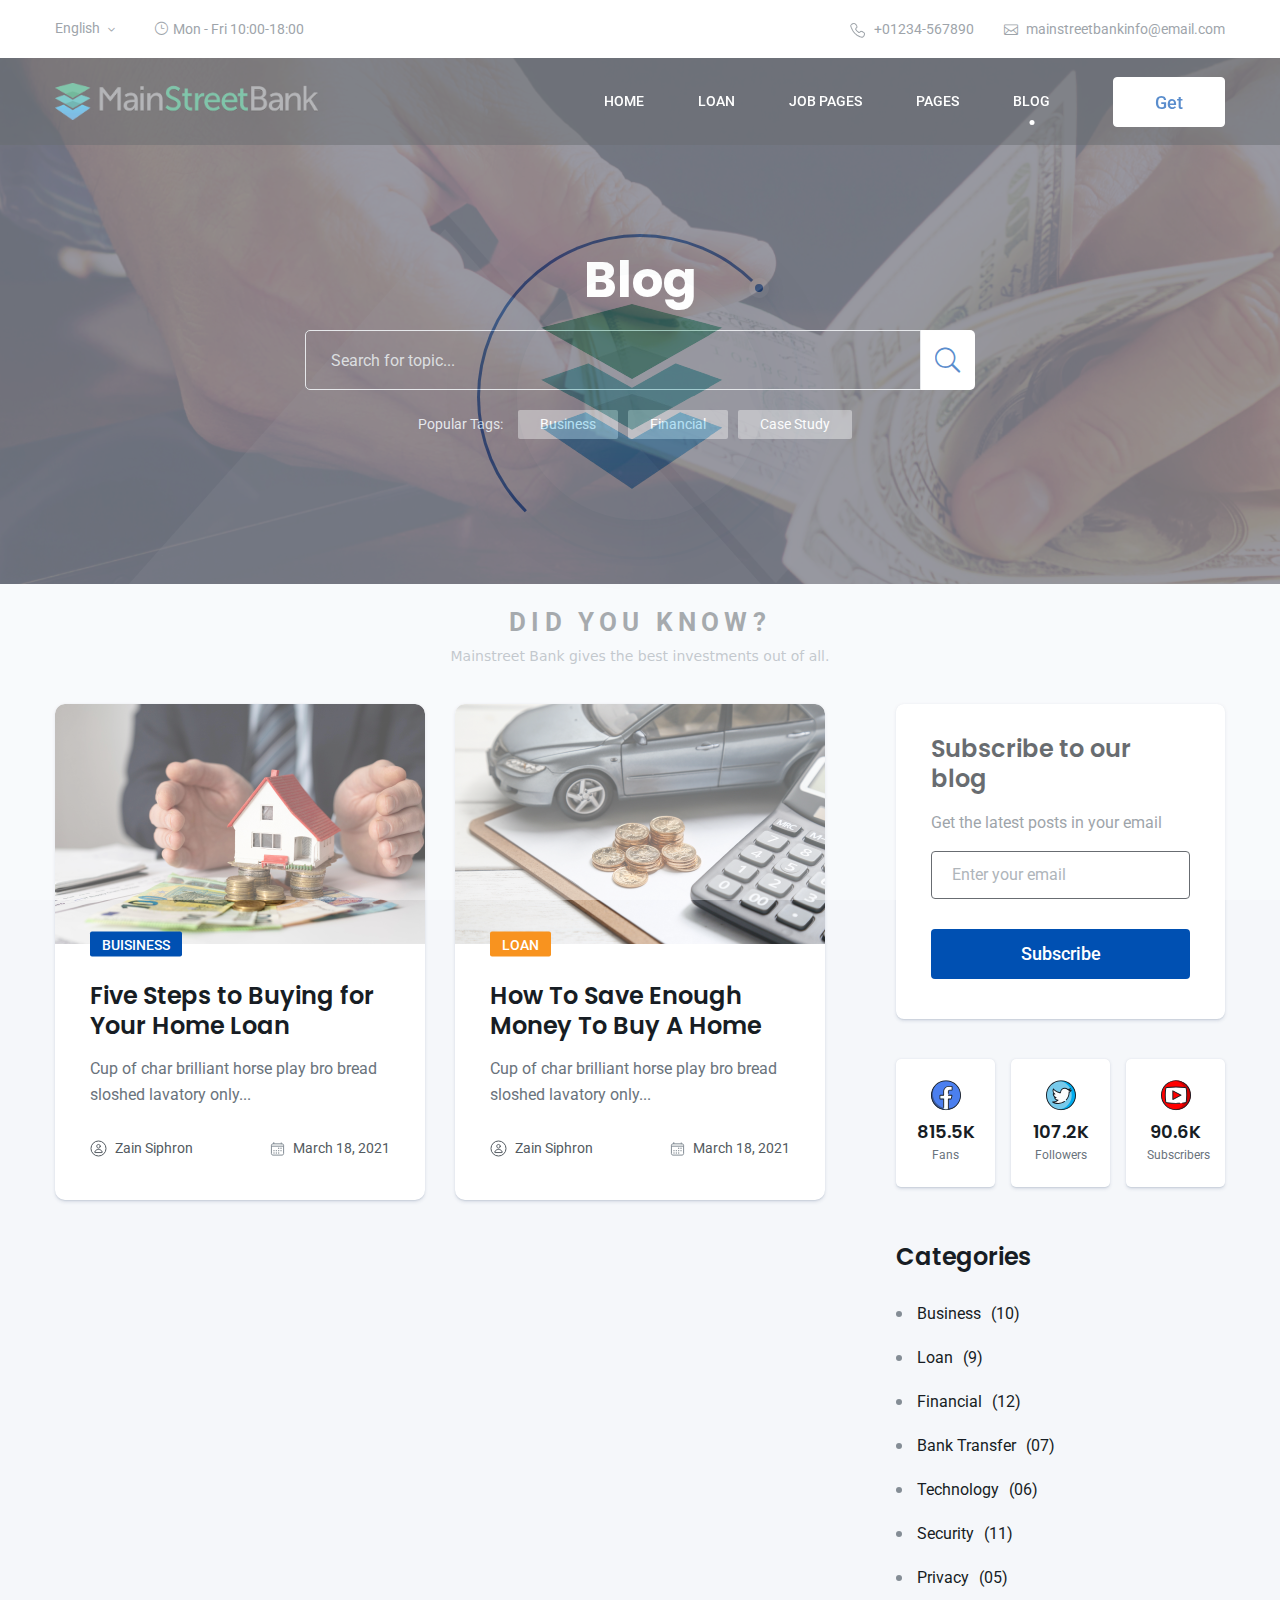
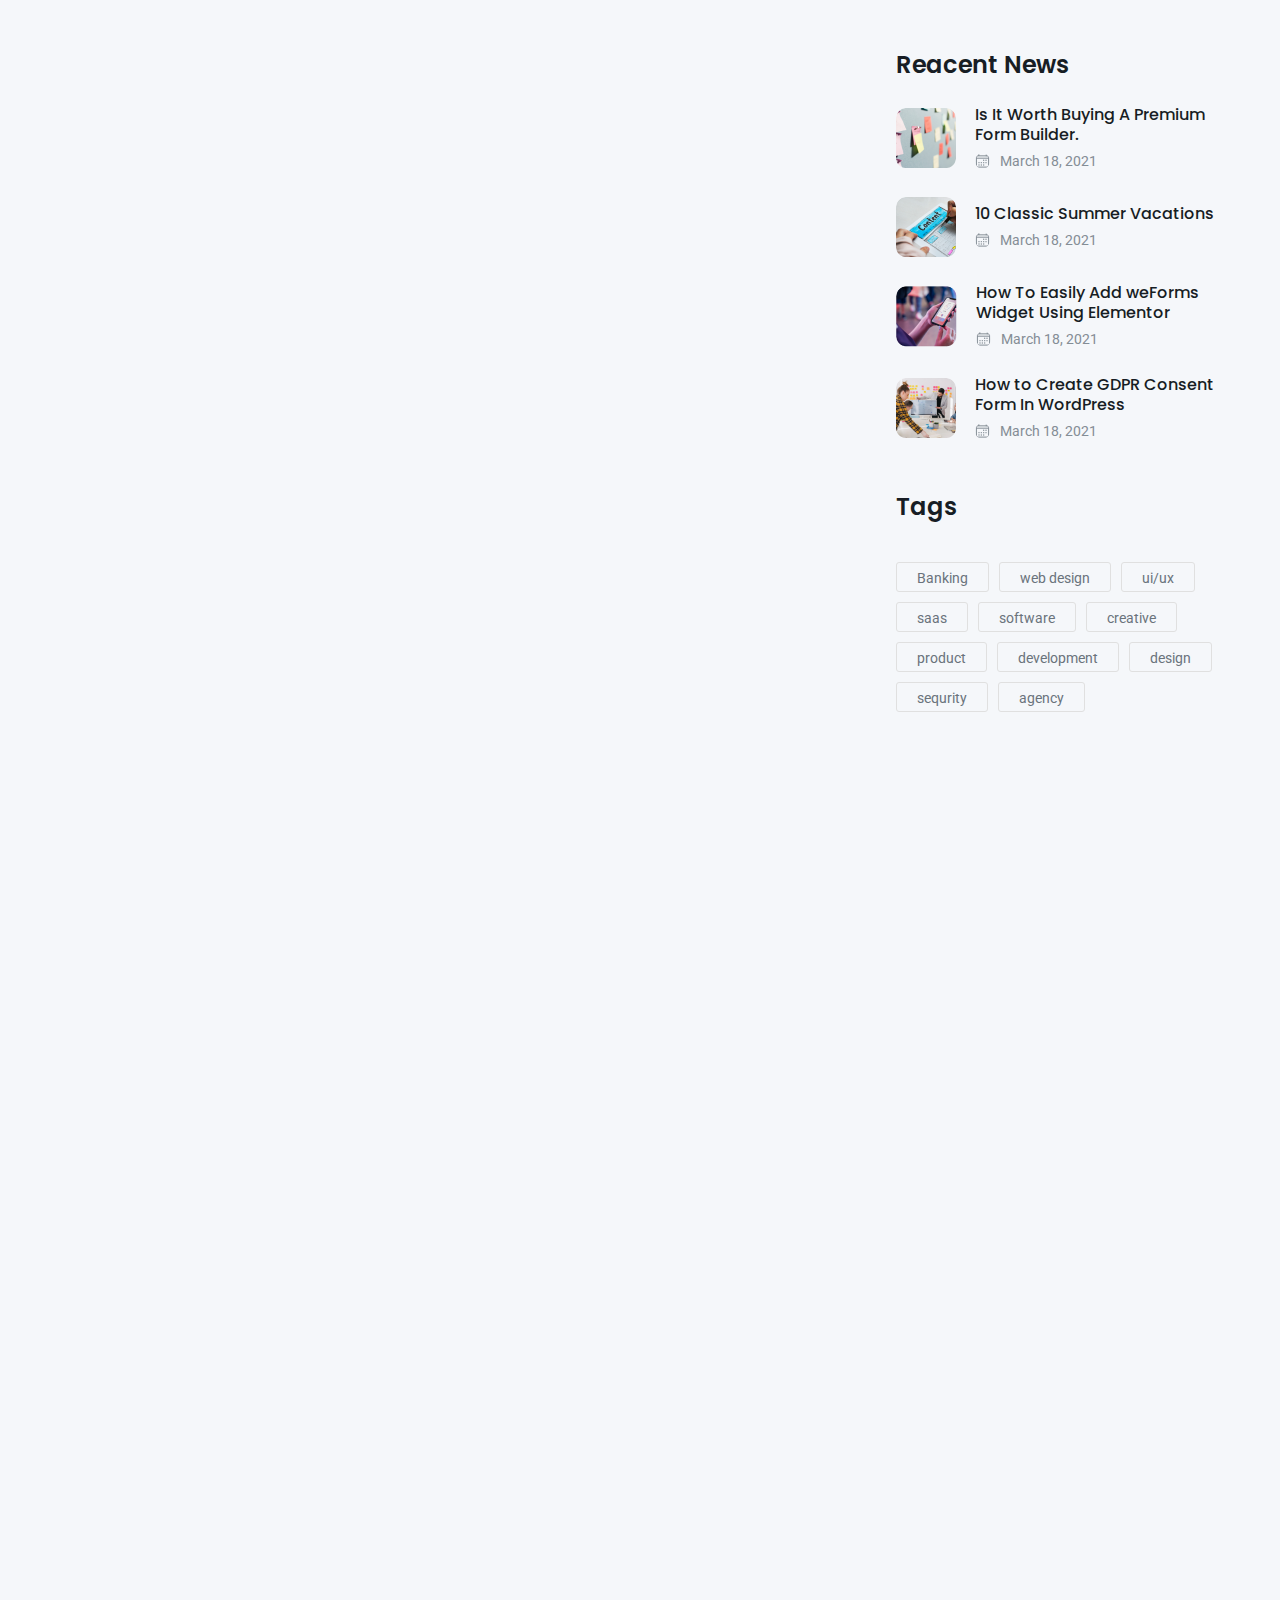
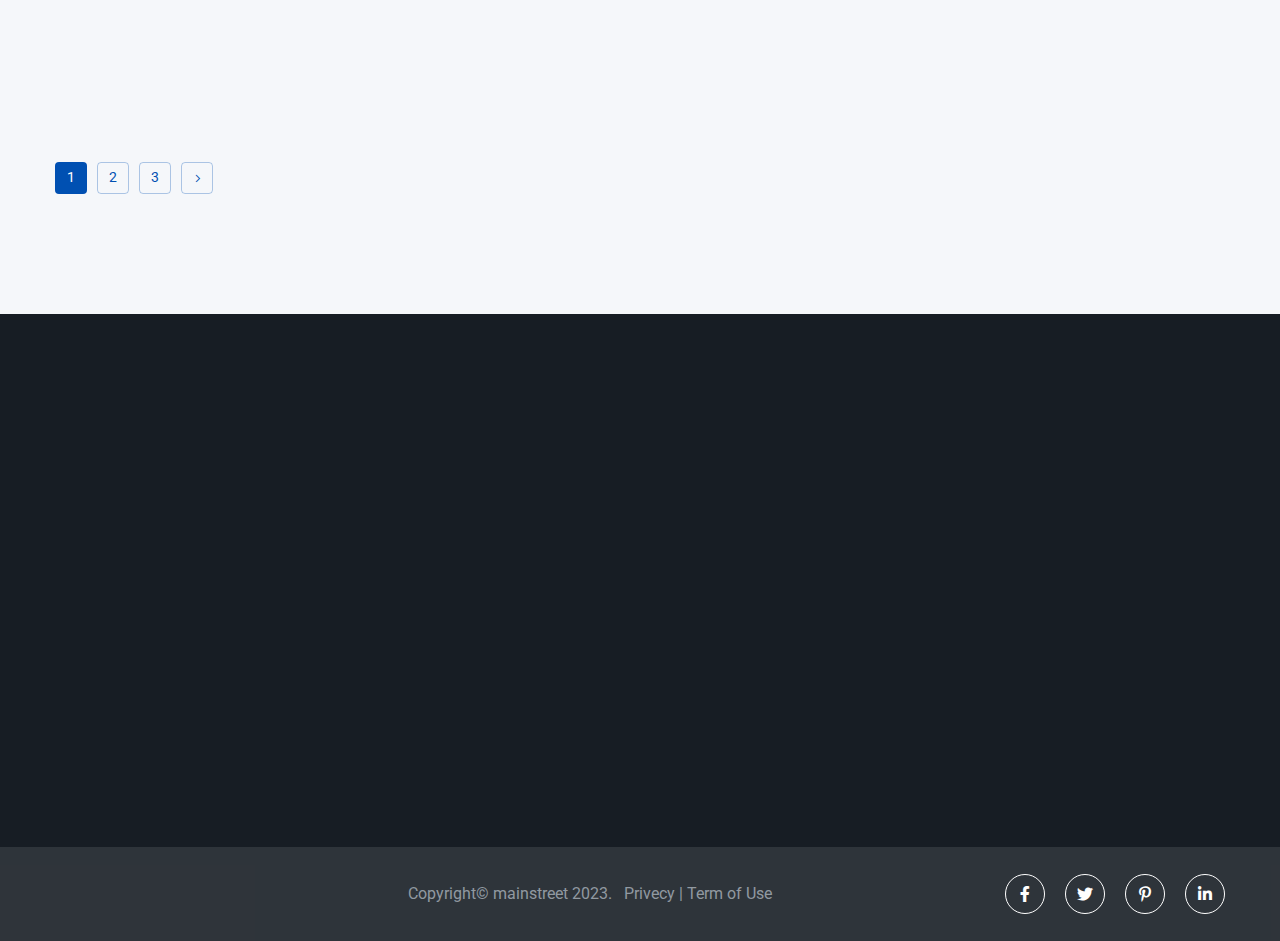
<file: mainstreet-html/blog.html>
<!DOCTYPE HTML>
<html lang="en-US">


<!-- Mirrored from html-template.spider-themes.net/banca/banca-html/blog.html by HTTrack Website Copier/3.x [XR&CO'2014], Sun, 01 Jan 2023 23:26:18 GMT -->
<head>
    <meta charset="UTF-8">
    <meta http-equiv="x-ua-compatible" content="ie=edge">
    <meta name="viewport" content="width=device-width,initial-scale=1.0">
    <title>MainstreetBank</title>
    <link rel="shortcut icon" href="img/favicon-16x16.png" type="image/x-icon">

    <!-- CSS here -->
    <link rel="stylesheet" type="text/css" href="css/bootstrap.min.css" media="all" />
    <link rel="stylesheet" type="text/css" href="css/elegant-icons.min.css" media="all" />
    <link rel="stylesheet" type="text/css" href="css/all.min.css" media="all" />
    <link rel="stylesheet" type="text/css" href="css/animate.css" media="all" />
    <link rel="stylesheet" type="text/css" href="css/nice-select.css" media="all" />
    <link rel="stylesheet" type="text/css" href="css/default.css" media="all" />
    <link rel="stylesheet" type="text/css" href="css/style.css" media="all" />
    <link rel="stylesheet" type="text/css" href="css/responsive.css" media="all" />
</head>

<body>
    <!-- Preloader -->
    <div id="preloader">
        <div id="ctn-preloader" class="ctn-preloader">
            <div class="round_spinner">
                <div class="spinner"></div>
                <div class="text">
                    <img src="img/logo/udu.png" alt="">
                </div>
            </div>
            <h2 class="head">Did You Know?</h2>
            <p></p>
        </div>
    </div>
    <!-- Header -->
    <header class="header">
        <div class="header-top py-2 bg_white">
            <div class="container">
                <div class="row align-items-center">
                    <div class="col-md-5">
                        <div class="header-info-left">

                            <div class="language-list">
                                <select id="select-lang">
                                    <option value="English">English</option>
                                    <option value="Bangla">Bangla</option>
                                    <option value="French">French</option>
                                    <option value="Hindi">Hindi</option>
                                </select>
                            </div>

                            <div class="timestamp ms-4"> <i class="icon_clock_alt"></i> Mon - Fri 10:00-18:00
                            </div>
                        </div>
                    </div>
                    <div class="col-md-7">
                        <div class="header-info-right">
                            <ul>
                                <li>
                                    <img class="img-fluid" src="img/phone-outline.png" alt="phone"><a
                                        href="tel:01234567890">+01234-567890</a>
                                </li>

                                <li>
                                    <i class="icon_mail_alt"></i><a
                                        href="mailto:bancainfo@email.com">mainstreetbankinfo@email.com</a>
                                </li>
                            </ul>
                        </div>
                    </div>
                </div>
            </div>
        </div>
        <div class="header-menu header-menu-3" id="sticky">
            <nav class="navbar navbar-expand-lg ">
                <div class="container">
                    <a class="navbar-brand sticky_logo" href="index-3.html">
                        <img class="main" src="img/logo/R__2_-removebg-preview (1).png" width="50%" alt="logo">
                        <img class="sticky" src="img/logo/R__2_-removebg-preview (1).png" width="50%" alt="logo">
                    </a>
                    <button class="navbar-toggler collapsed" type="button" data-bs-toggle="collapse"
                        data-bs-target="#navbarSupportedContent" aria-controls="navbarSupportedContent"
                        aria-expanded="false" aria-label="Toggle navigation">
                        <span class="menu_toggle">
                            <span class="hamburger">
                                <span></span>
                                <span></span>
                                <span></span>
                            </span>
                            <span class="hamburger-cross">
                                <span></span>
                                <span></span>
                            </span>
                        </span>
                    </button>

                    <div class="collapse navbar-collapse" id="navbarSupportedContent">
                        <ul class="navbar-nav menu ms-auto">
                            <li class="nav-item dropdown submenu ">
                                <a href="#" class="nav-link dropdown-toggle" role="button" data-bs-toggle="dropdown"
                                    aria-haspopup="true" aria-expanded="false">Home</a>
                                <i class="arrow_carrot-down_alt2 mobile_dropdown_icon" aria-hidden="true"
                                    data-bs-toggle="dropdown"></i>
                                <ul class="dropdown-menu">
                                    
                                    <li class="nav-item"><a href="index-3.html" class="nav-link">Home</a>
                                    </li>
                                </ul>
                            </li>
                            <li class="nav-item dropdown submenu">
                                <a class="nav-link dropdown-toggle" href="loan.html" role="button"
                                    data-bs-toggle="dropdown" aria-haspopup="true" aria-expanded="false">
                                    Loan
                                </a>
                                <i class="arrow_carrot-down_alt2 mobile_dropdown_icon" aria-hidden="false"
                                    data-bs-toggle="dropdown"></i>

                                <ul class="dropdown-menu">
                                    <li class="nav-item"><a class="nav-link" href="loan.html">Get loan</a></li>
                                    <li class="nav-item"><a class="nav-link" href="#" role="button"
                                            data-bs-toggle="dropdown" aria-haspopup="true" aria-expanded="false">Loan
                                            Application</a>
                                        <i class="arrow_carrot-down_alt2 mobile_dropdown_icon" aria-hidden="false"
                                            data-bs-toggle="dropdown"></i>

                                        <ul class="dropdown-menu">
                                            <li class="nav-item"><a class="nav-link" href="loan-details.html">Step
                                                    01</a></li>
                                            <li class="nav-item"><a class="nav-link" href="personal-details.html">Step
                                                    02</a></li>
                                            <li class="nav-item"><a class="nav-link" href="document-upload.html">Step
                                                    03</a></li>

                                        </ul>
                                    </li>

                                </ul>
                            </li>
                            <li class="nav-item dropdown submenu">
                                <a class="nav-link dropdown-toggle" href="career.html" role="button"
                                    data-bs-toggle="dropdown" aria-haspopup="true" aria-expanded="false">
                                    Job Pages
                                </a>
                                <i class="arrow_carrot-down_alt2 mobile_dropdown_icon" aria-hidden="false"
                                    data-bs-toggle="dropdown"></i>
                                <ul class="dropdown-menu">
                                    <li class="nav-item"><a class="nav-link" href="career.html">Career</a></li>
                                    <li class="nav-item"><a class="nav-link" href="job-post.html">Jobs</a>
                                    </li>
                                    <li class="nav-item"><a class="nav-link" href="job-application.html">Job
                                            Application</a>
                                    </li>
                                </ul>
                            </li>
                            <li class="nav-item dropdown submenu">
                                <a class="nav-link dropdown-toggle" href="#" role="button" data-bs-toggle="dropdown"
                                    aria-haspopup="true" aria-expanded="false">
                                    Pages
                                </a>
                                <i class="arrow_carrot-down_alt2 mobile_dropdown_icon" aria-hidden="false"
                                    data-bs-toggle="dropdown"></i>
                                <ul class="dropdown-menu ">
                                    <li class="nav-item"><a class="nav-link" href="card.html">Cards</a></li>
                                    <li class="nav-item"><a class="nav-link" href="about.html">About Us</a></li>
                                    <li class="nav-item"><a class="nav-link" href="contact.html">Contact Us</a></li>
                                    
                                </ul>
                            </li>
                            <li class="nav-item dropdown submenu">
                                <a class="nav-link dropdown-toggle active" href="blog.html" role="button"
                                    data-bs-toggle="dropdown" aria-haspopup="true" aria-expanded="false">
                                    Blog
                                </a>
                                <i class="arrow_carrot-down_alt2 mobile_dropdown_icon" aria-hidden="false"
                                    data-bs-toggle="dropdown"></i>
                                <ul class="dropdown-menu ">
                                    <li class="nav-item"><a class="nav-link active" href="blog.html">Blog Listing</a>
                                    </li>
                                    <li class="nav-item"><a class="nav-link" href="blog-details.html">Blog Details</a>
                                    </li>
                                </ul>
                            </li>
                        </ul>
                        <a class="theme-btn theme-btn-outlined_alt" href="loan.html">Get loan</a>
                    </div>
                </div>
            </nav>
        </div>
    </header>
    <!-- Header end-->


    <main>
        <!-- BreadCrumb start-->
        <section class="breadcrumb-area" id="banner_animation2">
            <div class="breadcrumb-widget breadcrumb-widget-2  pt-200 pb-145"
                style="background-image: url(img/breadcrumb/bg-3.jpg);">

                <div class="shapes">
                    <div class="one-shape shape-1" data-parallax='{"x": 100, "y": 0, "rotateZ":0}'>
                        <img src="img/breadcrumb/Polygon-1.png" alt="shape">
                    </div>
                    <div class="one-shape shape-2" data-parallax='{"x": 200, "y": 50, "rotateZ":0}'>
                        <img src="img/breadcrumb/Polygon-2.png" alt="shape">
                    </div>
                </div>
                <div class="container">
                    <div class="row">
                        <div class="col-lg-7 mx-auto">
                            <div class="breadcrumb-content pt-50">
                                <h1>Blog</h1>
                                <div class="search-box mt-20">
                                    <form action="#">
                                        <div class="input-group">
                                            <input class="form-control" type="text" placeholder="Search for topic...">
                                            <button class="search-btn input-group-append"> <i class="icon_search "></i>
                                            </button>
                                        </div>
                                    </form>
                                </div>

                                <div
                                    class="popular-tags d-flex flex-wrap justify-content-center align-items-center mt-20">
                                    <span>Popular Tags:</span>
                                    <a href="#">Business</a>
                                    <a href="#">Financial</a>
                                    <a href="#">Case Study</a>
                                </div>
                            </div>
                        </div>
                    </div>
                </div>
            </div>
        </section>
        <!-- BreadCrumb end-->


        <!-- Blog Posts start-->
        <section class="pt-120 pb-120 bg_disable">
            <div class="container">
                <div class="row">
                    <div class="col-lg-8 ">
                        <div class="blog-post-widget">
                            <div class="row gy-4 ">
                                <div class="col-md-6">
                                    <div class="blog-widget-2 wow fadeInUp" data-wow-delay="0.1s">
                                        <div class="blog-img">
                                            <img src="img/blog/blog-1.png" alt="blog-img">
                                            <div class="catagory bg_primary">buisiness</div>
                                        </div>
                                        <div class="blog-content">
                                            <h4><a href="blog-details.html">Five Steps to Buying for Your Home Loan</a>
                                            </h4>
                                            <p>Cup of char brilliant horse play bro bread sloshed lavatory only...</p>
                                            <div class="post-info">
                                                <div class="author">
                                                    <img src="img/blog/user-profile.svg" alt="user profile">
                                                    <span>Zain Siphron</span>
                                                </div>
                                                <div class="post-date">
                                                    <img src="img/blog/calendar-outline.svg" alt="calendar">
                                                    <span>March 18, 2021</span>
                                                </div>
                                            </div>
                                        </div>
                                    </div>
                                </div>
                                <div class="col-md-6">
                                    <div class="blog-widget-2 wow fadeInUp" data-wow-delay="0.3s">
                                        <div class="blog-img">
                                            <img src="img/blog/blog-2.png" alt="blog-img">
                                            <div class="catagory yellow-bg">loan</div>
                                        </div>
                                        <div class="blog-content">
                                            <h4><a href="blog-details.html">How To Save Enough Money To Buy A Home</a>
                                            </h4>
                                            <p>Cup of char brilliant horse play bro bread sloshed lavatory only...</p>
                                            <div class="post-info">
                                                <div class="author">
                                                    <img src="img/blog/user-profile.svg" alt="user profile">
                                                    <span>Zain Siphron</span>
                                                </div>
                                                <div class="post-date">
                                                    <img src="img/blog/calendar-outline.svg" alt="calendar">
                                                    <span>March 18, 2021</span>
                                                </div>
                                            </div>
                                        </div>
                                    </div>
                                </div>
                                <div class="col-md-6">
                                    <div class="blog-widget-2 wow fadeInUp" data-wow-delay="0.1s">
                                        <div class="blog-img">
                                            <img src="img/blog/blog-3.png" alt="blog-img">
                                            <div class="catagory green-bg">Securiey</div>
                                        </div>
                                        <div class="blog-content">
                                            <h4><a href="blog-details.html">Create A WordPress Multi Step Form</a></h4>
                                            <p>Cup of char brilliant horse play bro bread sloshed lavatory only...</p>
                                            <div class="post-info">
                                                <div class="author">
                                                    <img src="img/blog/user-profile.svg" alt="user profile">
                                                    <span>Zain Siphron</span>
                                                </div>
                                                <div class="post-date">
                                                    <img src="img/blog/calendar-outline.svg" alt="calendar">
                                                    <span>March 18, 2021</span>
                                                </div>
                                            </div>
                                        </div>
                                    </div>
                                </div>
                                <div class="col-md-6">
                                    <div class="blog-widget-2 wow fadeInUp" data-wow-delay="0.3s">
                                        <div class="blog-img">
                                            <img src="img/blog/blog-4.png" alt="blog-img">
                                            <div class="catagory sky-bg">buisiness</div>
                                        </div>
                                        <div class="blog-content">
                                            <h4><a href="blog-details.html">What Happens to Your Debt When You Die?</a>
                                            </h4>
                                            <p>Cup of char brilliant horse play bro bread sloshed lavatory only...</p>
                                            <div class="post-info">
                                                <div class="author">
                                                    <img src="img/blog/user-profile.svg" alt="user profile">
                                                    <span>Zain Siphron</span>
                                                </div>
                                                <div class="post-date">
                                                    <img src="img/blog/calendar-outline.svg" alt="calendar">
                                                    <span>March 18, 2021</span>
                                                </div>
                                            </div>
                                        </div>
                                    </div>
                                </div>
                                <div class="col-md-6">
                                    <div class="blog-widget-2 wow fadeInUp" data-wow-delay="0.1s">
                                        <div class="blog-img">
                                            <img src="img/blog/blog-5.png" alt="blog-img">
                                            <div class="catagory deep-green-bg">banking</div>
                                        </div>
                                        <div class="blog-content">
                                            <h4><a href="blog-details.html">How Do Banca Banks Make Money?</a></h4>
                                            <p>Cup of char brilliant horse play bro bread sloshed lavatory only...</p>
                                            <div class="post-info">
                                                <div class="author">
                                                    <img src="img/blog/user-profile.svg" alt="user profile">
                                                    <span>Zain Siphron</span>
                                                </div>
                                                <div class="post-date">
                                                    <img src="img/blog/calendar-outline.svg" alt="calendar">
                                                    <span>March 18, 2022</span>
                                                </div>
                                            </div>
                                        </div>
                                    </div>
                                </div>
                                <div class="col-md-6">
                                    <div class="blog-widget-2 wow fadeInUp" data-wow-delay="0.3s">
                                        <div class="blog-img">
                                            <img src="img/blog/blog-6.png" alt="blog-img">
                                            <div class="catagory yellow-bg">loan</div>
                                        </div>
                                        <div class="blog-content">
                                            <h4><a href="blog-details.html">Finance Your Property in a Market</a></h4>
                                            <p>Cup of char brilliant horse play bro bread sloshed lavatory only...</p>
                                            <div class="post-info">
                                                <div class="author">
                                                    <img src="img/blog/user-profile.svg" alt="user profile">
                                                    <span>Zain Siphron</span>
                                                </div>
                                                <div class="post-date">
                                                    <img src="img/blog/calendar-outline.svg" alt="calendar">
                                                    <span>March 18, 2022</span>
                                                </div>
                                            </div>
                                        </div>
                                    </div>
                                </div>
                                <div class="col-md-6">
                                    <div class="blog-widget-2 wow fadeInUp" data-wow-delay="0.1s">
                                        <div class="blog-img">
                                            <img src="img/blog/blog-7.png" alt="blog-img">
                                            <div class="catagory violet-bg">finances</div>
                                        </div>
                                        <div class="blog-content">
                                            <h4><a href="blog-details.html">How our revamped API can help your
                                                    finances</a></h4>
                                            <p>Cup of char brilliant horse play bro bread sloshed lavatory only...</p>
                                            <div class="post-info">
                                                <div class="author">
                                                    <img src="img/blog/user-profile.svg" alt="user profile">
                                                    <span>Zain Siphron</span>
                                                </div>
                                                <div class="post-date">
                                                    <img src="img/blog/calendar-outline.svg" alt="calendar">
                                                    <span>March 18, 2022</span>
                                                </div>
                                            </div>
                                        </div>
                                    </div>
                                </div>
                                <div class="col-md-6">
                                    <div class="blog-widget-2 wow fadeInUp" data-wow-delay="0.3s">
                                        <div class="blog-img">
                                            <img src="img/blog/blog-8.png" alt="blog-img">
                                            <div class="catagory violet-bg">finances</div>
                                        </div>
                                        <div class="blog-content">
                                            <h4><a href="blog-details.html">Linking your finances and your business</a>
                                            </h4>
                                            <p>Cup of char brilliant horse play bro bread sloshed lavatory only...</p>
                                            <div class="post-info">
                                                <div class="author">
                                                    <img src="img/blog/user-profile.svg" alt="user profile">
                                                    <span>Zain Siphron</span>
                                                </div>
                                                <div class="post-date">
                                                    <img src="img/blog/calendar-outline.svg" alt="calendar">
                                                    <span>March 18, 2021</span>
                                                </div>
                                            </div>
                                        </div>
                                    </div>
                                </div>
                                <div class="col-md-6">
                                    <div class="blog-widget-2 wow fadeInUp" data-wow-delay="0.1s">
                                        <div class="blog-img">
                                            <img src="img/blog/blog-9.png" alt="blog-img">
                                            <div class="catagory bg_primary">buisiness</div>
                                        </div>
                                        <div class="blog-content">
                                            <h4><a href="blog-details.html">Why Set Impossible Goals for 2021?</a></h4>
                                            <p>Cup of char brilliant horse play bro bread sloshed lavatory only...</p>
                                            <div class="post-info">
                                                <div class="author">
                                                    <img src="img/blog/user-profile.svg" alt="user profile">
                                                    <span>Zain Siphron</span>
                                                </div>
                                                <div class="post-date">
                                                    <img src="img/blog/calendar-outline.svg" alt="calendar">
                                                    <span>March 18, 2021</span>
                                                </div>
                                            </div>
                                        </div>
                                    </div>
                                </div>
                                <div class="col-md-6">
                                    <div class="blog-widget-2 wow fadeInUp" data-wow-delay="0.3s">
                                        <div class="blog-img">
                                            <img src="img/blog/blog-10.png" alt="blog-img">
                                            <div class="catagory yellow-bg">loan</div>
                                        </div>
                                        <div class="blog-content">
                                            <h4><a href="blog-details.html">How Banca elevated the design to code.</a>
                                            </h4>
                                            <p>Cup of char brilliant horse play bro bread sloshed lavatory only...</p>
                                            <div class="post-info">
                                                <div class="author">
                                                    <img src="img/blog/user-profile.svg" alt="user profile">
                                                    <span>Zain Siphron</span>
                                                </div>
                                                <div class="post-date">
                                                    <img src="img/blog/calendar-outline.svg" alt="calendar">
                                                    <span>March 18, 2021</span>
                                                </div>
                                            </div>
                                        </div>
                                    </div>
                                </div>

                            </div>
                            <div class="row mt-55">
                                <div class="col-12">
                                    <div class="pagination-widget">
                                        <ul>
                                            <li><a class="active" href="#">1</a></li>
                                            <li><a href="#">2</a></li>
                                            <li><a href="#">3</a></li>
                                            <li><a href="#"> <i class="arrow_carrot-right "></i> </a></li>
                                        </ul>
                                    </div>
                                </div>
                            </div>
                        </div>
                    </div>
                    <div class="col-lg-4 ps-xl-5 mt-5 mt-lg-0">
                        <div class="blog-sidebar-widget ps-lg-2">
                            <div class="widget-subscribe">
                                <h4 class="widget-title mb-15">Subscribe to our blog</h4>
                                <p>Get the latest posts in your email</p>

                                <form action="#" class="mt-15">
                                    <input class="form-control" type="text" placeholder="Enter your email">
                                    <button class="theme-btn w-100 mt-30" type="submit">Subscribe</button>
                                </form>


                            </div>

                            <div class="widget-social mt-40">
                                <div class="row text-center gx-3 gy-3 gy-md-0">
                                    <div class="col-md-4">
                                        <a href="#">
                                            <img src="img/social/facebook-logo.svg" alt="faceebook">
                                            <h6>815.5K</h6>
                                            <span>Fans</span>
                                        </a>
                                    </div>
                                    <div class="col-md-4">
                                        <a href="#">
                                            <img src="img/social/twitter.svg" alt="twitter">
                                            <h6>107.2K</h6>
                                            <span>Followers</span>
                                        </a>
                                    </div>
                                    <div class="col-md-4">
                                        <a href="#">
                                            <img src="img/social/youtube.svg" alt="youtube">
                                            <h6>90.6K</h6>
                                            <span>Subscribers</span>
                                        </a>
                                    </div>
                                </div>
                            </div>

                            <div class="widget-catagory mt-55">
                                <h4 class="widget-title mb-20">Categories</h4>

                                <ul>
                                    <li><a href="#">Business<span>(10)</span></a> </li>
                                    <li><a href="#">Loan<span>(9)</span></a> </li>
                                    <li><a href="#">Financial<span>(12)</span></a> </li>
                                    <li><a href="#">Bank Transfer<span>(07)</span></a> </li>
                                    <li><a href="#">Technology<span>(06)</span></a> </li>
                                    <li><a href="#">Security<span>(11)</span></a> </li>
                                    <li><a href="#">Privacy<span>(05)</span></a> </li>
                                </ul>
                            </div>

                            <div class="widget-news mt-50">
                                <h4 class="widget-title">Reacent News</h4>

                                <ul class="recent-post">
                                    <li>
                                        <img src="img/blog/recent-post-1.png" alt="recent-post">
                                        <div class="news-content">
                                            <h6><a href="#">Is It Worth Buying A Premium Form Builder.</a></h6>
                                            <div class="post-date">
                                                <img src="img/blog/calendar-outline.svg" alt="calender">
                                                <span>March 18, 2021</span>
                                            </div>
                                        </div>
                                    </li>
                                    <li>
                                        <img src="img/blog/recent-post-2.png" alt="recent-post">
                                        <div class="news-content">
                                            <h6><a href="#">10 Classic Summer Vacations</a></h6>
                                            <div class="post-date">
                                                <img src="img/blog/calendar-outline.svg" alt="calender">
                                                <span>March 18, 2021</span>
                                            </div>
                                        </div>
                                    </li>
                                    <li>
                                        <img src="img/blog/recent-post-3.png" alt="recent-post">
                                        <div class="news-content">
                                            <h6><a href="#">How To Easily Add weForms Widget Using Elementor</a></h6>
                                            <div class="post-date">
                                                <img src="img/blog/calendar-outline.svg" alt="calender">
                                                <span>March 18, 2021</span>
                                            </div>
                                        </div>
                                    </li>
                                    <li>
                                        <img src="img/blog/recent-post-4.png" alt="recent-post">
                                        <div class="news-content">
                                            <h6><a href="#">How to Create GDPR Consent Form In WordPress</a></h6>
                                            <div class="post-date">
                                                <img src="img/blog/calendar-outline.svg" alt="calender">
                                                <span>March 18, 2021</span>
                                            </div>
                                        </div>
                                    </li>

                                </ul>
                            </div>
                            <div class="widget-tags mt-50">
                                <h4 class="widget-title mb-0">Tags</h4>

                                <div class="tags d-flex flex-wrap mt-30">
                                    <a href="#">Banking</a>
                                    <a href="#">web design</a>
                                    <a href="#">ui/ux</a>
                                    <a href="#">saas</a>
                                    <a href="#">software</a>
                                    <a href="#">creative</a>
                                    <a href="#">product</a>
                                    <a href="#">development</a>
                                    <a href="#">design</a>
                                    <a href="#">sequrity</a>
                                    <a href="#">agency</a>
                                </div>
                            </div>
                        </div>
                    </div>
                </div>
            </div>
        </section>
        <!-- Blog Posts end-->
    </main>

    <!-- footer -->
    <footer class="footer footer-3">
        <div class="footer-top  pt-lg-130 pb-lg-115 pt-105 pb-105">
            <div class="container">
                <div class="row gx-0">

                    <div class="col-lg-4 col-sm-6 text-center text-sm-start ms-0 ">
                        <div class="footer-widget mb-30 wow fadeInLeft">
                            <div class="footer-text mb-20">
                                <p>mainstreet is a leading bank in the worldzone and a prominent international banking
                                    institution</p>
                            </div>

                            <span class="overline">COTATION</span>

                            <div class="footer-bold">
                                <span class="counter">$<span>35.105</span> </span>
                                <span class="counter">-<span>0.46</span>% </span>
                            </div>
                            <p class="time">2021-01-05 14:00 (INTERNATIONAL TIME)</p>
                        </div>
                    </div>


                    <div class="col-lg-2 col-sm-6 text-center text-sm-start ms-lg-5 ">
                        <div class="footer-widget mb-30 wow fadeInUp" data-wow-delay="0.1s">
                            <div class="f-widget-title">
                                <h5>mainstreet at a Glance</h5>
                            </div>
                            <div class="footer-link">
                                <ul>
                                    <li><a href="#"> Our core Businesses
                                        </a></li>
                                    <li><a href="#"> Our 'company purpose'</a></li>
                                    <li><a href="#"> Jobs & Careers</a></li>
                                    <li><a href="#"> Our Responsibility</a></li>
                                </ul>
                            </div>
                        </div>
                    </div>
                    <div class="col-lg-2  col-sm-6 text-center text-sm-start ms-lg-5">
                        <div class="footer-widget mb-30 wow fadeInUp" data-wow-delay="0.3s">
                            <div class="f-widget-title">
                                <h5>Publications</h5>
                            </div>
                            <div class="footer-link">
                                <ul>
                                    <li><a href="#"> Compliance Publications</a></li>
                                    <li><a href="#"> Annual Reports</a></li>
                                    <li><a href="#"> CSR Reports</a></li>
                                    <li><a href="#"> Financial documentation</a></li>
                                </ul>
                            </div>
                        </div>

                    </div>
                    <div class="col-lg-2 col-sm-6 text-center text-sm-start me-0 ms-lg-5">
                        <div class="footer-widget mb-30 wow fadeInUp" data-wow-delay="0.5s">
                            <div class="f-widget-title">
                                <h5>Direct Access</h5>
                            </div>
                            <div class="footer-link">
                                <ul>
                                    <li><a href="#">Our news</a></li>
                                    <li><a href="#">Our press releases</a></li>
                                    <li><a href="#">Our job offers</a></li>
                                    <li><a href="#">Our websites</a></li>
                                </ul>
                            </div>
                        </div>
                    </div>
                </div>
            </div>
        </div>
        <!-- copyright area -->
        <div class="copyright pt-25 pb-25">
            <div class="container">
                <div class="row align-items-center">
                    <div class="col-lg-3 text-center text-lg-start">
                       
                    </div>
                    <div class="col-lg-5 text-center my-3 my-sm-0">
                        <div class="copyright-text">
                            <p>Copyright&copy; mainstreet 2023.<br class="d-sm-none"> <a class="ms-2" href="#">Privecy</a> |
                                <a class="ms-0" href="#">Term of
                                    Use</a>
                            </p>
                        </div>
                    </div>
                    <div class="col-lg-4 text-center text-lg-end ">
                        <div class="social-button">
                            <a href="#"><i class="fab fa-facebook-f"></i></a>
                            <a href="#"><i class="fab fa-twitter"></i></a>
                            <a href="#"><i class="fab fa-pinterest-p"></i></a>
                            <a href="#"><i class="fab fa-linkedin-in"></i></a>
                        </div>
                    </div>

                </div>
            </div>
        </div>
    </footer>
    <!-- footer end -->

    <!-- Back to top button -->
    <a id="back-to-top" title="Back to Top"></a>

    <!-- JS here -->
    <script type="text/javascript" src="js/jquery-3.6.0.min.js"></script>
    <script type="text/javascript" src="js/preloader.js"></script>
    <script type="text/javascript" src="js/bootstrap.bundle.min.js"></script>
    <script type="text/javascript" src="js/jquery.smoothscroll.min.js"></script>
    <script type="text/javascript" src="js/jquery.waypoints.min.js"></script>
    <script type="text/javascript" src="js/jquery.counterup.min.js"></script>
    <script type="text/javascript" src="js/jquery.nice-select.min.js"></script>
    <script type="text/javascript" src="js/parallax.js"></script>
    <script type="text/javascript" src="js/jquery.parallax-scroll.js"></script>
    <script type="text/javascript" src="js/wow.min.js"></script>
    <script type="text/javascript" src="js/custom.js"></script>
</body>


<!-- Mirrored from html-template.spider-themes.net/banca/banca-html/blog.html by HTTrack Website Copier/3.x [XR&CO'2014], Sun, 01 Jan 2023 23:26:22 GMT -->
</html>
</file>
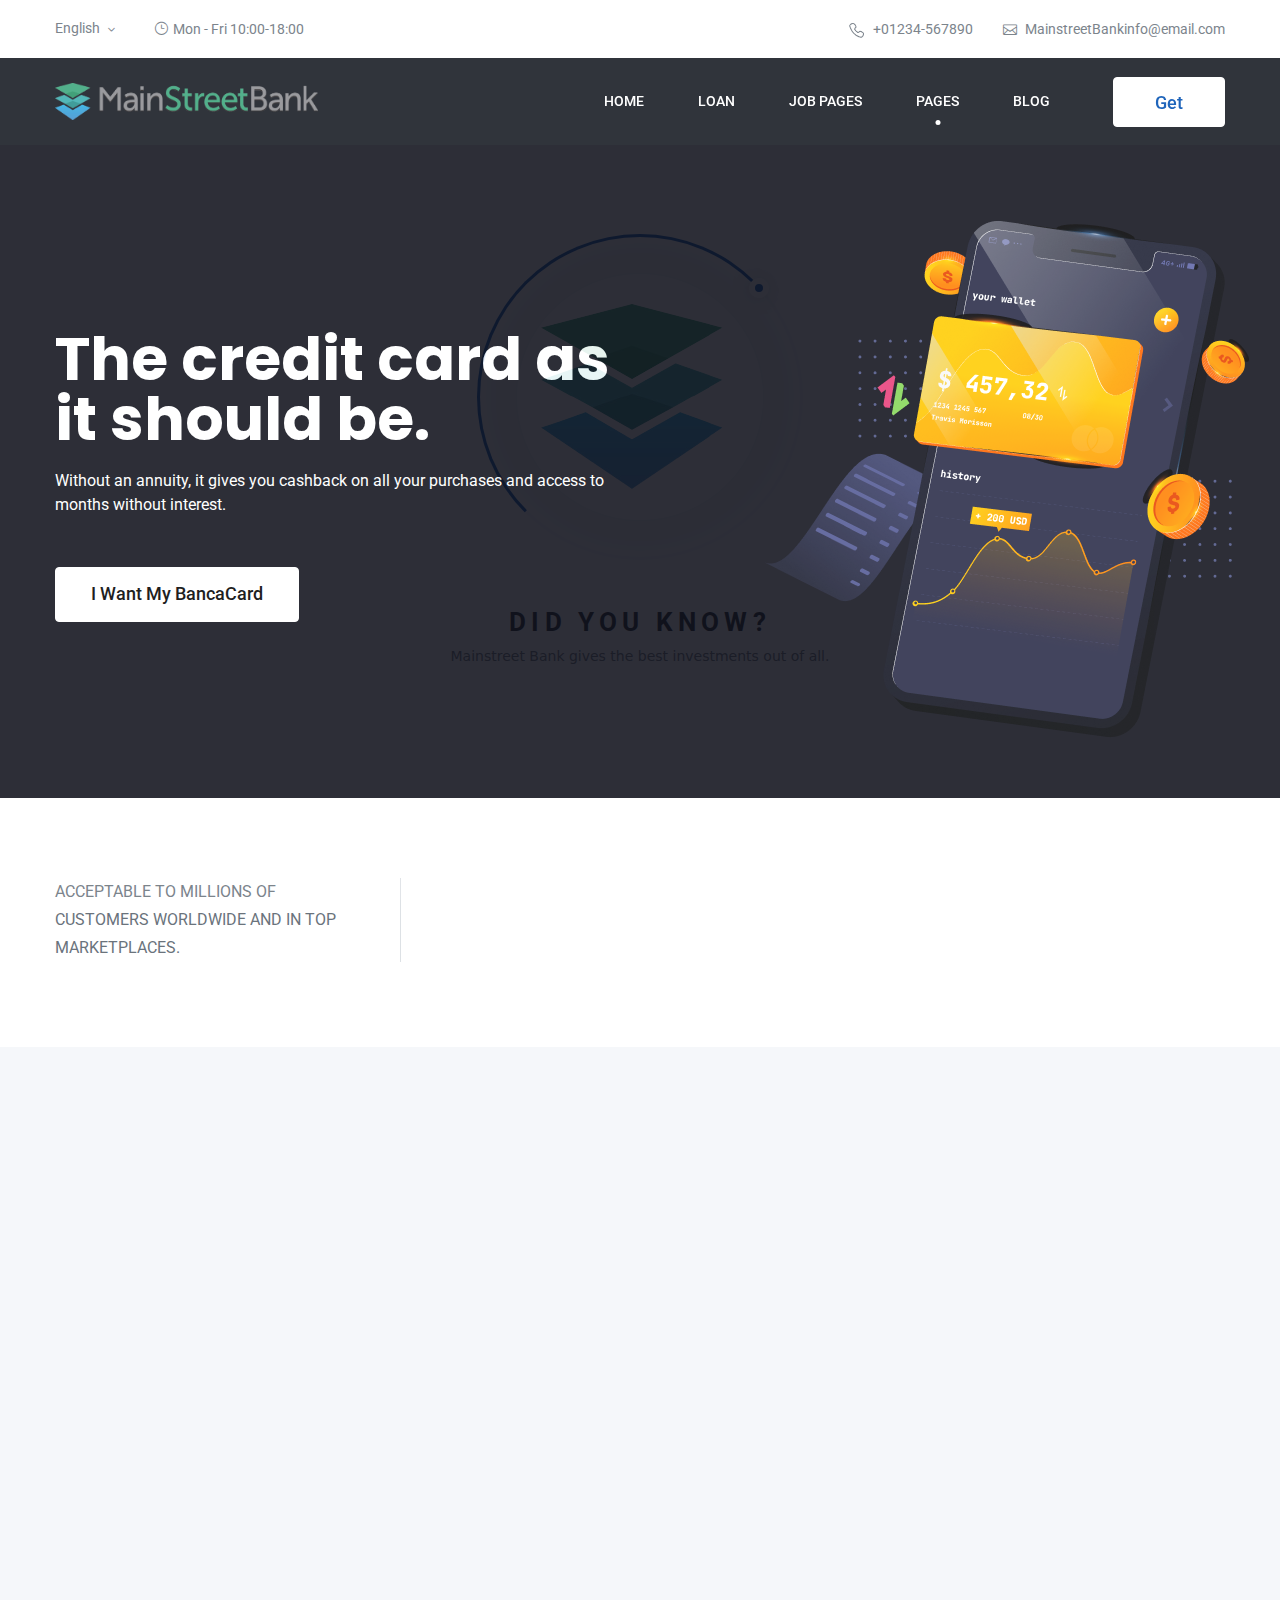
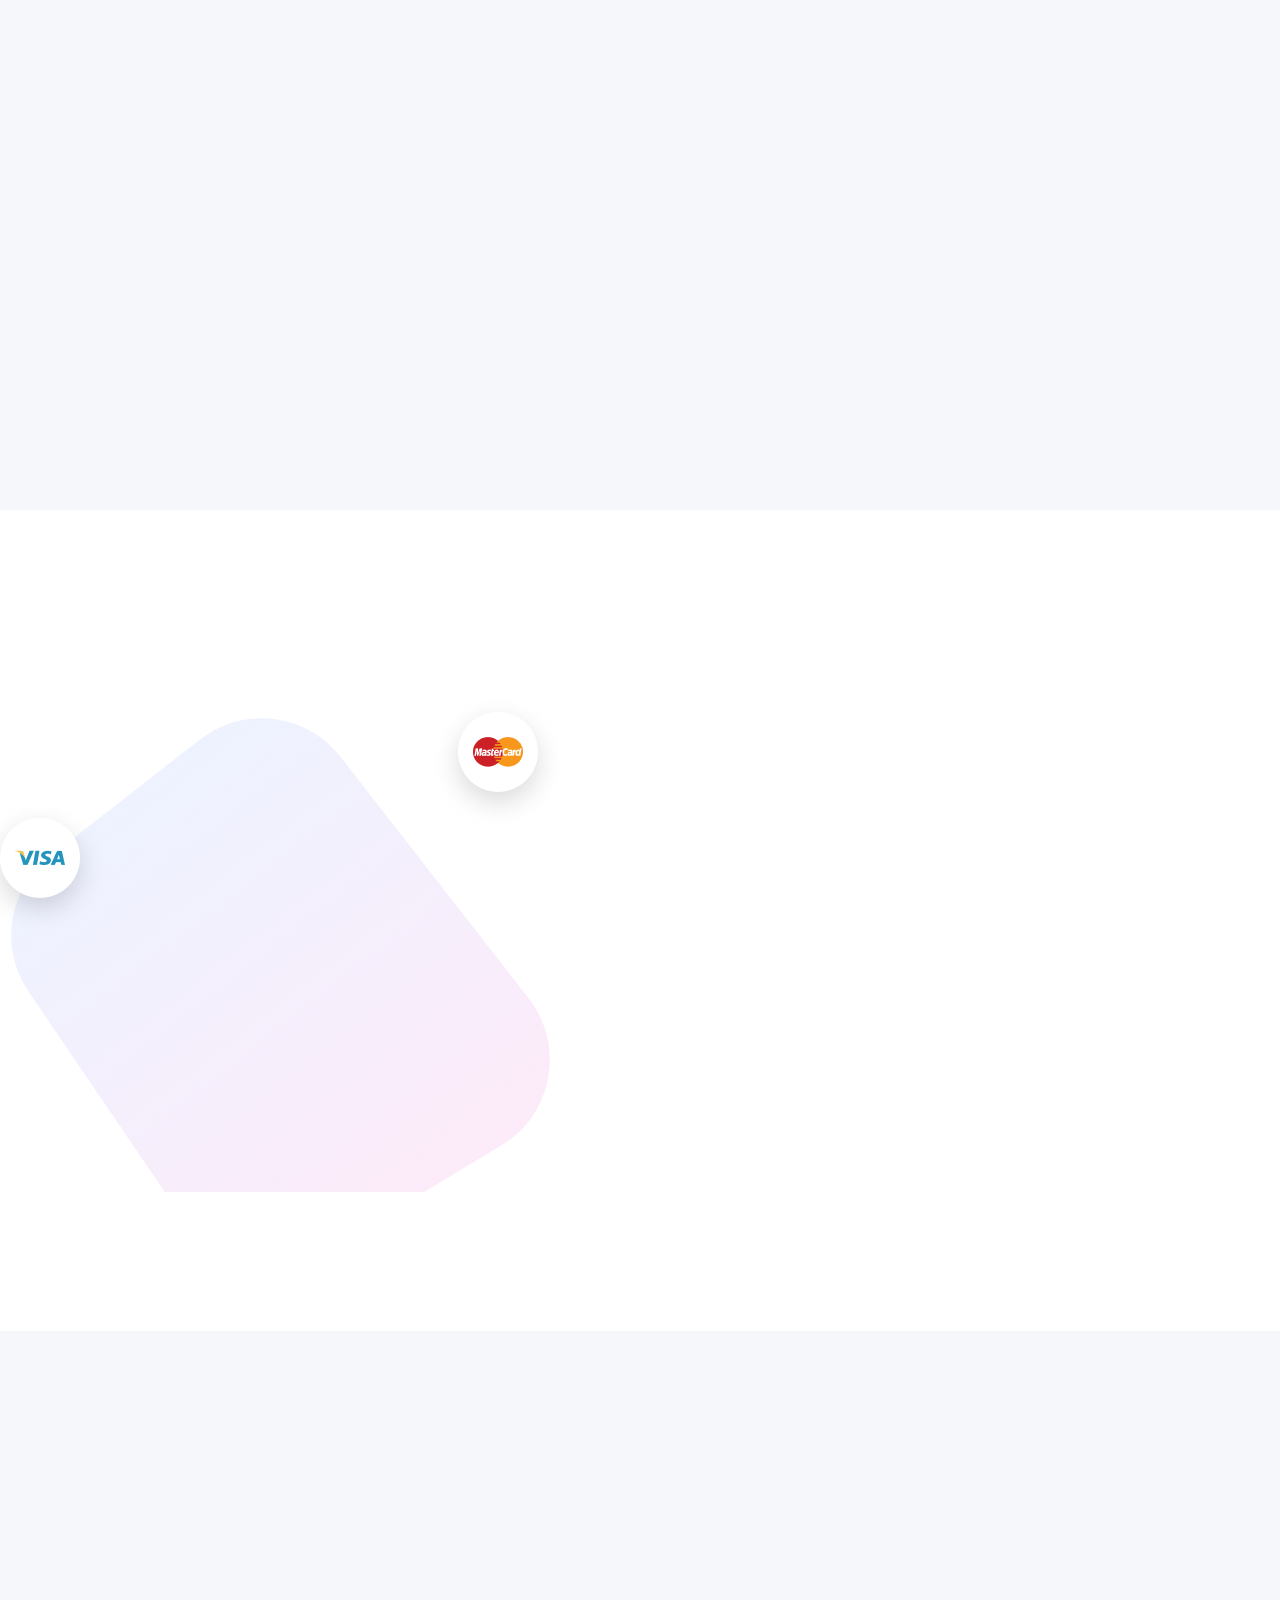
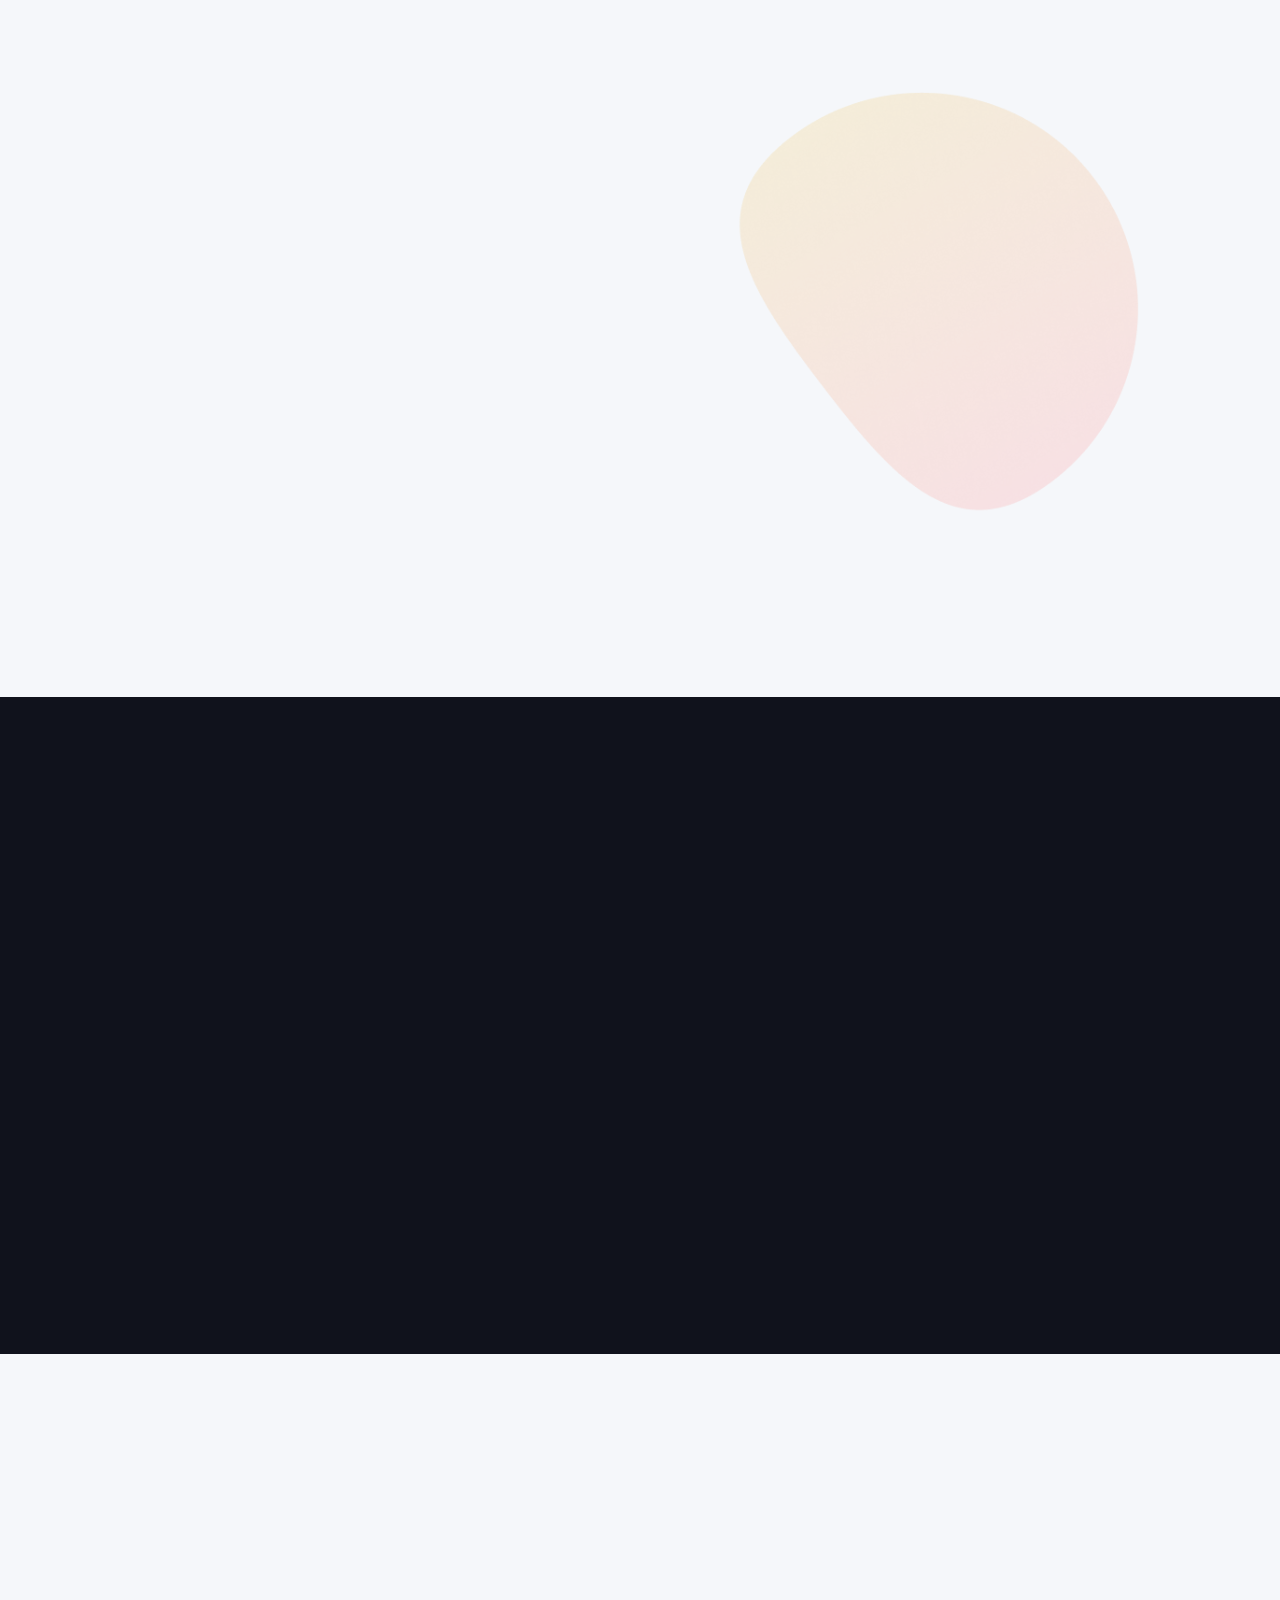
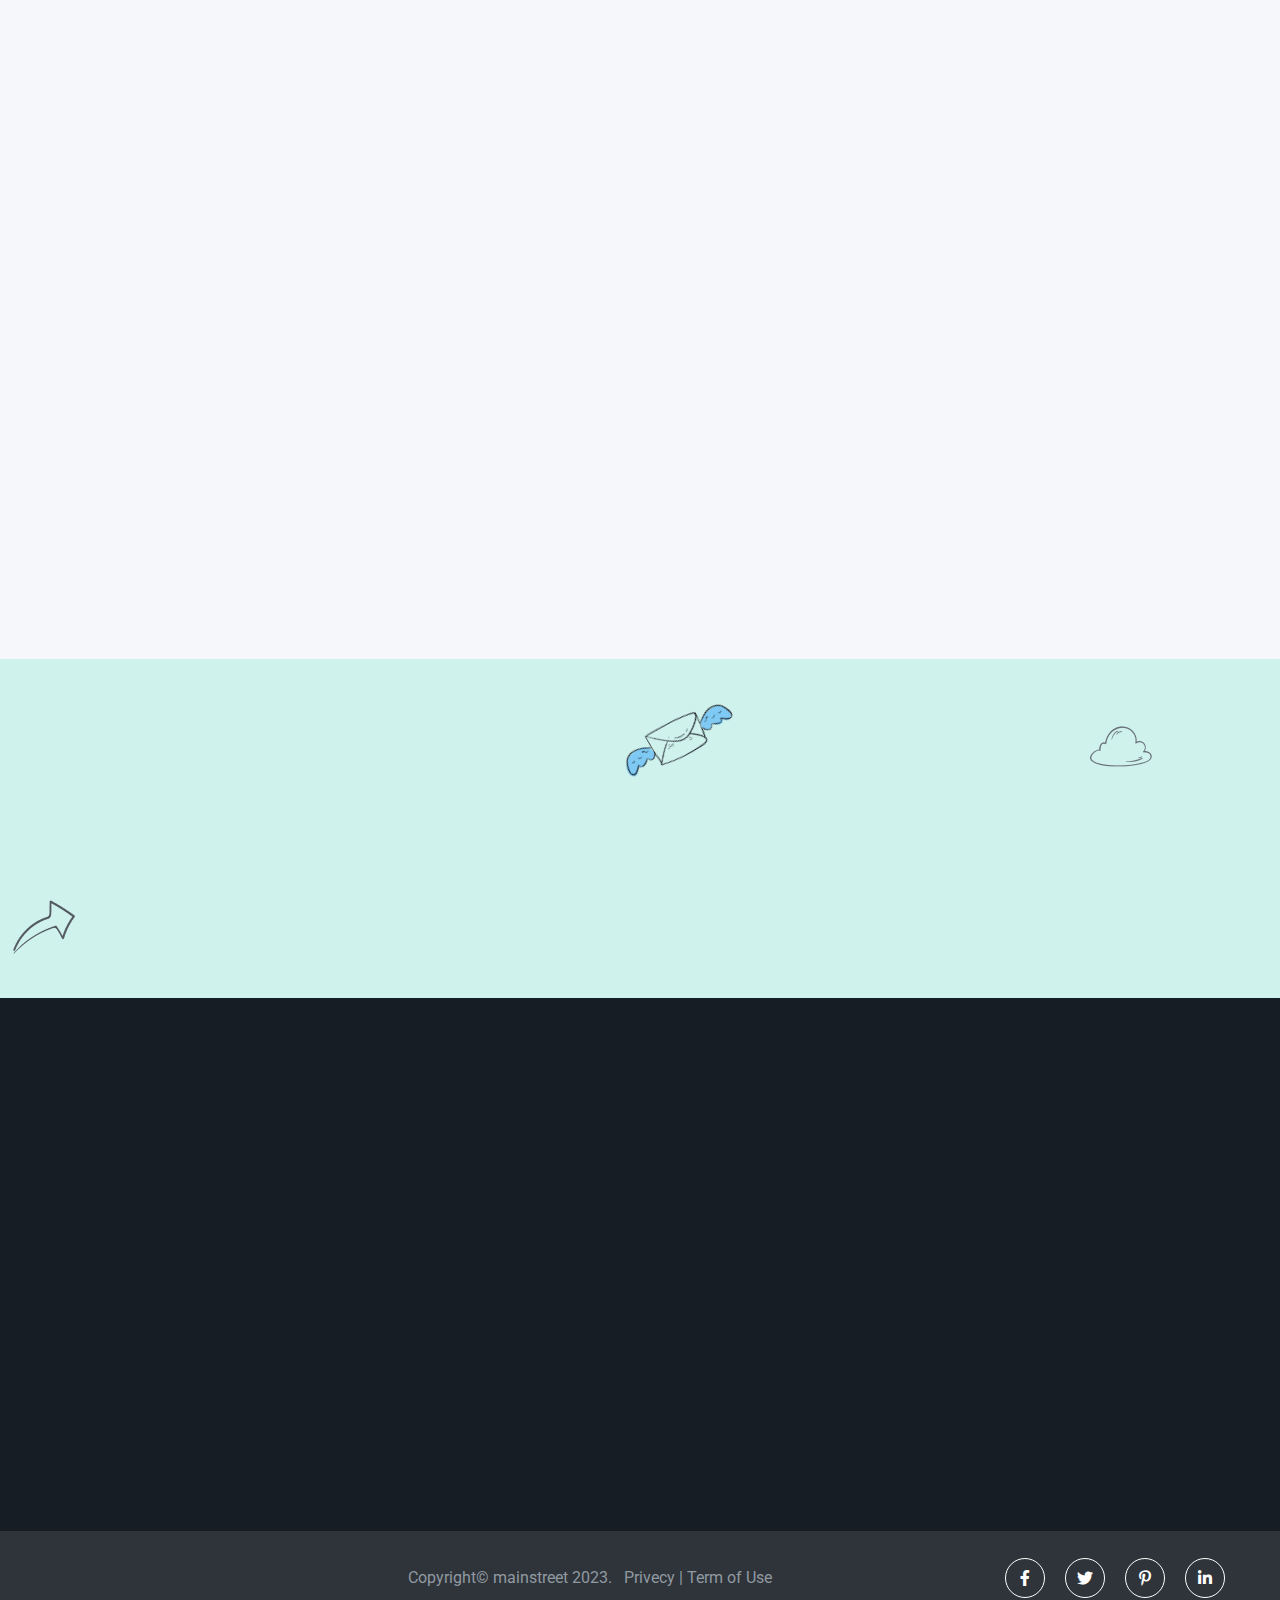
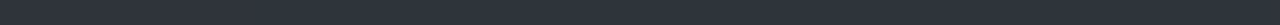
<file: mainstreet-html/card.html>
<!DOCTYPE HTML>
<html lang="en-US">


<!-- Mirrored from html-template.spider-themes.net/banca/banca-html/card.html by HTTrack Website Copier/3.x [XR&CO'2014], Sun, 01 Jan 2023 23:26:01 GMT -->
<head>
    <meta charset="UTF-8">
    <meta http-equiv="x-ua-compatible" content="ie=edge">
    <meta name="viewport" content="width=device-width,initial-scale=1.0">
    <title>MainstreetBank</title>
    <link rel="shortcut icon" href="img/favicon-16x16.png" type="image/x-icon">

    <!-- CSS here -->
    <link rel="stylesheet" type="text/css" href="css/bootstrap.min.css" media="all" />
    <link rel="stylesheet" type="text/css" href="css/elegant-icons.min.css" media="all" />
    <link rel="stylesheet" type="text/css" href="css/all.min.css" media="all" />
    <link rel="stylesheet" type="text/css" href="css/animate.css" media="all" />
    <link rel="stylesheet" type="text/css" href="css/slick.css" media="all" />
    <link rel="stylesheet" type="text/css" href="css/slick-theme.css" media="all" />
    <link rel="stylesheet" type="text/css" href="css/nice-select.css" media="all" />
    <link rel="stylesheet" type="text/css" href="css/animate.css" media="all" />
    <link rel="stylesheet" type="text/css" href="css/jquery.fancybox.min.css" media="all" />
    <link rel="stylesheet" type="text/css" href="css/nouislider.min.css" media="all" />
    <link rel="stylesheet" type="text/css" href="css/default.css" media="all" />
    <link rel="stylesheet" type="text/css" href="css/style.css" media="all" />
    <link rel="stylesheet" type="text/css" href="css/responsive.css" media="all" />
</head>

<body data-spy="scroll" data-offset="70">
    <!-- Preloader -->
    <div id="preloader">
        <div id="ctn-preloader" class="ctn-preloader">
            <div class="round_spinner">
                <div class="spinner"></div>
                <div class="text">
                    <img src="img/logo/udu.png" alt="">
                </div>
            </div>
            <h2 class="head">Did You Know?</h2>
            <p></p>
        </div>
    </div>
    <!-- Header -->
    <header class="header">
        <div class="header-top py-2 bg_white">
            <div class="container">
                <div class="row align-items-center">
                    <div class="col-md-5">
                        <div class="header-info-left">

                            <div class="language-list">
                                <select name="language-list" id="select-lang">
                                    <option value="English">English</option>
                                    <option value="Bangla">Bangla</option>
                                    <option value="French">French</option>
                                    <option value="Hindi">Hindi</option>
                                </select>
                            </div>

                            <div class="timestamp ms-4"> <i class="icon_clock_alt"></i> Mon - Fri 10:00-18:00
                            </div>
                        </div>
                    </div>
                    <div class="col-md-7">
                        <div class="header-info-right">
                            <ul>
                                <li>
                                    <img class="img-fluid" src="img/phone-outline.png" alt="phone"><a
                                        href="tel:01234567890">+01234-567890</a>
                                </li>

                                <li>
                                    <i class="icon_mail_alt"></i><a
                                        href="mailto:bancainfo@email.com">MainstreetBankinfo@email.com</a>
                                </li>
                            </ul>
                        </div>
                    </div>
                </div>
            </div>
        </div>
        <div class="header-menu header-menu-3" id="sticky">
            <nav class="navbar navbar-expand-lg ">
                <div class="container">
                    <a class="navbar-brand sticky_logo" href="index.html">
                        <img class="main" src="img/logo/R__2_-removebg-preview (1).png" width="50%" alt="logo">
                        <img class="sticky" src="img/logo/R__2_-removebg-preview (1).png" width="50%" alt="logo">
                    </a>
                    <button class="navbar-toggler collapsed" type="button" data-bs-toggle="collapse"
                        data-bs-target="#navbarSupportedContent" aria-controls="navbarSupportedContent"
                        aria-expanded="false" aria-label="Toggle navigation">
                        <span class="menu_toggle">
                            <span class="hamburger">
                                <span></span>
                                <span></span>
                                <span></span>
                            </span>
                            <span class="hamburger-cross">
                                <span></span>
                                <span></span>
                            </span>
                        </span>
                    </button>

                    <div class="collapse navbar-collapse" id="navbarSupportedContent">
                        <ul class="navbar-nav menu ms-auto">
                            <li class="nav-item dropdown submenu ">
                                <a href="#" class="nav-link dropdown-toggle " role="button" data-bs-toggle="dropdown"
                                    aria-haspopup="true" aria-expanded="false">Home</a>
                                <i class="arrow_carrot-down_alt2 mobile_dropdown_icon" aria-hidden="true"
                                    data-bs-toggle="dropdown"></i>
                                <ul class="dropdown-menu">
                                    
                                    <li class="nav-item"><a href="index-3.html" class="nav-link">Home</a>
                                    </li>
                                </ul>
                            </li>
                            <li class="nav-item dropdown submenu">
                                <a class="nav-link dropdown-toggle" href="loan.html" role="button"
                                    data-bs-toggle="dropdown" aria-haspopup="true" aria-expanded="false">
                                    Loan
                                </a>
                                <i class="arrow_carrot-down_alt2 mobile_dropdown_icon" aria-hidden="false"
                                    data-bs-toggle="dropdown"></i>

                                <ul class="dropdown-menu">
                                    <li class="nav-item"><a class="nav-link" href="loan.html">Get loan</a></li>
                                    <li class="nav-item"><a class="nav-link" href="#" role="button"
                                            data-bs-toggle="dropdown" aria-haspopup="true" aria-expanded="false">Loan
                                            Application</a>
                                        <i class="arrow_carrot-down_alt2 mobile_dropdown_icon" aria-hidden="false"
                                            data-bs-toggle="dropdown"></i>

                                        <ul class="dropdown-menu">
                                            <li class="nav-item"><a class="nav-link" href="loan-details.html">Step
                                                    01</a></li>
                                            <li class="nav-item"><a class="nav-link" href="personal-details.html">Step
                                                    02</a></li>
                                            <li class="nav-item"><a class="nav-link" href="document-upload.html">Step
                                                    03</a></li>

                                        </ul>
                                    </li>

                                </ul>
                            </li>
                            <li class="nav-item dropdown submenu">
                                <a class="nav-link dropdown-toggle" href="career.html" role="button"
                                    data-bs-toggle="dropdown" aria-haspopup="true" aria-expanded="false">
                                    Job Pages
                                </a>
                                <i class="arrow_carrot-down_alt2 mobile_dropdown_icon" aria-hidden="false"
                                    data-bs-toggle="dropdown"></i>
                                <ul class="dropdown-menu">
                                    <li class="nav-item"><a class="nav-link" href="career.html">Career</a></li>
                                    <li class="nav-item"><a class="nav-link" href="job-post.html">Jobs</a>
                                    </li>
                                    <li class="nav-item"><a class="nav-link" href="job-application.html">Job
                                            Application</a>
                                    </li>
                                </ul>
                            </li>
                            <li class="nav-item dropdown submenu">
                                <a class="nav-link dropdown-toggle active" href="#" role="button"
                                    data-bs-toggle="dropdown" aria-haspopup="true" aria-expanded="false">
                                    Pages
                                </a>
                                <i class="arrow_carrot-down_alt2 mobile_dropdown_icon" aria-hidden="false"
                                    data-bs-toggle="dropdown"></i>
                                <ul class="dropdown-menu ">
                                    <li class="nav-item"><a class="nav-link active" href="card.html">Cards</a></li>
                                    <li class="nav-item"><a class="nav-link" href="about.html">About Us</a></li>
                                    <li class="nav-item"><a class="nav-link" href="contact.html">Contact Us</a></li>
                                    <li class="nav-item"><a class="nav-link" href="error.html">404 Error</a></li>
                                </ul>
                            </li>
                            <li class="nav-item dropdown submenu">
                                <a class="nav-link dropdown-toggle" href="blog.html" role="button"
                                    data-bs-toggle="dropdown" aria-haspopup="true" aria-expanded="false">
                                    Blog
                                </a>
                                <i class="arrow_carrot-down_alt2 mobile_dropdown_icon" aria-hidden="false"
                                    data-bs-toggle="dropdown"></i>
                                <ul class="dropdown-menu ">
                                    <li class="nav-item"><a class="nav-link" href="blog.html">Blog Listing</a></li>
                                    <li class="nav-item"><a class="nav-link" href="blog-details.html">Blog Details</a>
                                    </li>
                                </ul>
                            </li>
                        </ul>
                        <a class="theme-btn theme-btn-outlined_alt" href="loan.html">Get loan</a>
                    </div>
                </div>
            </nav>
        </div>
    </header>
    <!-- Header end-->


    <main>

        <!-- banner section -->
        <section class="banner-area-4 pt-145" id="banner_animation">
            <div class="container">
                <div class="row align-items-center pt-75 pb-60">
                    <div class="col-lg-6 ">
                        <div class="banner-content mb-5 mb-sm-0">

                            <h1 class="wow fadeInUp mb-0">The credit card as it should be.</h1>

                            <p class="wow fadeInUp  mt-20" data-wow-delay="0.2s">Without an annuity, it gives you
                                cashback on all your purchases and
                                access to months
                                without interest.</p>
                            <a href="#" class="wow fadeInUp theme-btn theme-btn-outlined_alt mt-50"
                                data-wow-delay="0.4s">I want my BancaCard</a>
                        </div>
                    </div>
                    <div class="col-md-6 mx-auto text-center text-sm-end">
                        <div class="hero-img wow fadeInRight">
                            <div class="shape" data-parallax='{"x": -120, "y": 90, "rotateZ":0}'>
                                <img data-depth="-0.06" class="layer " src="img/card/hero-img-2.png" alt="img">
                            </div>
                            <div class="shape" data-parallax='{"x": -70, "y": 0, "rotateZ":190}'>
                                <img src="img/card/hero-img-3.png" alt="img">
                            </div>
                            <div class="shape" data-parallax='{"x": -70, "y": 0, "rotateX":190}'>
                                <img src="img/card/hero-img-4.png" alt="img">
                            </div>
                            <div class="shape" data-parallax='{"x": -90, "y": 20, "rotateZ":0}'>
                                <img data-depth="-0.05" class="layer " src="img/card/hero-img-5.png" alt="img">
                            </div>
                            <div class="shape" data-parallax='{"x": -250, "y": 100, "rotateY":360}'>
                                <img data-depth="0.05" class="layer " src="img/card/hero-img-6.png" alt="img">
                            </div>
                            <div class="shape" data-parallax='{"x": 0, "y": 150, "rotateZ":0}'>
                                <img data-depth="-0.09" class="layer " src="img/card/hero-img-7.png" alt="img">
                            </div>
                            <div class="shape" data-parallax='{"x": 0, "y": -90, "rotateZ":0}'>
                                <img src="img/card/hero-img-8.png" alt="img">
                            </div>
                            <div class="shape" data-parallax='{"x": 75, "y": -20, "rotateZ":0}'>
                                <img data-depth="0.04" class="layer " src="img/card/hero-card.png" alt="img">
                            </div>
                            <img data-parallax='{"x": 50, "y": -50, "rotateZ":0}' class="person-img "
                                src="img/card/hero-img.png" alt="card">
                        </div>
                    </div>
                </div>
            </div>
        </section>
        <!-- banner section end-->


        <!-- marketplace logo section start-->
        <section class="mplace-logo bg_white pt-80 pb-85">
            <div class="container">
                <div class="row gy-lg-0 gy-4">
                    <div class="col-lg-3  wow fadeInLeft pe-0 mr-60">
                        <p>ACCEPTABLE TO MILLIONS OF CUSTOMERS WORLDWIDE AND IN TOP MARKETPLACES.</p>
                    </div>
                    <div class="col-lg-8 border-start text-center pl-lg-60">
                        <div class="row gy-md-0 gy-4 align-items-center h-100">
                            <div class="col-md-3 col-6">
                                <a href="#"><img class="img-fluid wow fadeInRight" data-wow-delay="0.1s"
                                        src="img/card/company-logo-1.png" alt="logo"></a>
                            </div>
                            <div class="col-md-3 col-6">
                                <a href="#"><img class="img-fluid wow fadeInRight" data-wow-delay="0.3s"
                                        src="img/card/company-logo-2.png" alt="logo"></a>
                            </div>
                            <div class="col-md-3 col-6">
                                <a href="#"><img class="img-fluid wow fadeInRight" data-wow-delay="0.5s"
                                        src="img/card/company-logo-3.png" alt="logo"></a>
                            </div>
                            <div class="col-md-3 col-6">
                                <a href="#"><img class="img-fluid wow fadeInRight" data-wow-delay="0.7s"
                                        src="img/card/company-logo-4.png" alt="logo"></a>
                            </div>
                        </div>
                    </div>
                </div>
            </div>
        </section>
        <!-- marketplace logo section end-->

        <!-- Feature of card section start-->
        <section class="bcard-feature-area bg_disable pt-lg-125 pt-105 pb-lg-140 pb-115">
            <div class="container">
                <div class="row">
                    <div class="col-lg-6 mx-auto">
                        <div class="section-title">
                            <h2 class="wow fadeInUp">Great Features Of Banca Card</h2>
                            <p class="wow fadeInUp" data-wow-delay="0.3s">There are many variations of passages of Lorem
                                Ipsum
                                available, but the majority have suffered
                            </p>
                        </div>
                    </div>
                </div>
                <div class="row mt-30 gy-4">
                    <div class="col-xl-4 col-md-6">
                        <div class="feature-card-widget-5 wow fadeInUp" data-wow-delay="0.1s">
                            <img src="img/feature/icon-11.svg" alt="icon">
                            <h4 class="mt-30 mb-15"> Online banking</h4>
                            <p>Online banking, also known as internet banking or web banking, is an electronic payment
                                system.</p>
                        </div>
                    </div>
                    <div class="col-xl-4 col-md-6">
                        <div class="feature-card-widget-5 wow fadeInUp" data-wow-delay="0.3s">
                            <img src="img/feature/icon-12.svg" alt="icon">
                            <h4 class="mt-30 mb-15">Up to 20.000$ limit</h4>
                            <p>Online banking, also known as internet banking or web banking, is an electronic payment
                                system.</p>
                        </div>
                    </div>
                    <div class="col-xl-4 col-md-6">
                        <div class="feature-card-widget-5 wow fadeInUp" data-wow-delay="0.5s">
                            <img src="img/feature/icon-13.svg" alt="icon">
                            <h4 class="mt-30 mb-15">Protection & security</h4>
                            <p>Online banking, also known as internet banking or web banking, is an electronic payment
                                system.</p>
                        </div>
                    </div>
                    <div class="col-xl-4 col-md-6">
                        <div class="feature-card-widget-5 wow fadeInUp" data-wow-delay="0.7s">
                            <img src="img/feature/icon-14.svg" alt="icon">
                            <h4 class="mt-30 mb-15">Mobile application</h4>
                            <p>Online banking, also known as internet banking or web banking, is an electronic payment
                                system.</p>
                        </div>
                    </div>
                    <div class="col-xl-4 col-md-6">
                        <div class="feature-card-widget-5 wow fadeInUp" data-wow-delay="0.9s">
                            <img src="img/feature/icon-15.svg" alt="icon">
                            <h4 class="mt-30 mb-15">Online Shopping</h4>
                            <p>Online banking, also known as internet banking or web banking, is an electronic payment
                                system.</p>
                        </div>
                    </div>
                    <div class="col-xl-4 col-md-6">
                        <div class="feature-card-widget-5 wow fadeInUp" data-wow-delay="1.1s">
                            <img src="img/feature/icon-16.svg" alt="icon">
                            <h4 class="mt-30 mb-15">Small payments fees</h4>
                            <p>Online banking, also known as internet banking or web banking, is an electronic payment
                                system.</p>
                        </div>
                    </div>
                </div>
            </div>
        </section>
        <!-- Feature of card section end-->

        <!-- Safe Deposit section start-->
        <section class="safe-deposit-area overflow-hidden pt-lg-155 pb-lg-140 pt-125 pb-115 bg_white">
            <div class="container">
                <div class="row align-items-center gy-lg-0 gy-4">
                    <div class="col-lg-6 col-md-9 mx-auto">
                        <div class="card-img">
                            <div class="logo">
                                <img src="img/card/visa.png" alt="logo">
                                <img src="img/card/mastercard.png" alt="logo">
                            </div>
                            <img class="bg-img" src="img/card/payment-bg.png" alt="bg img">
                            <img class="img-fluid wow fadeInUp" src="img/card/credit-card.png" alt="credit-card">
                        </div>
                    </div>
                    <div class="col-lg-6">
                        <div class="section-title text-start">
                            <h2 class="wow fadeInUp">Best Ways to Send Your Money From Anywhere You Like</h2>
                            <p class="border-left pl-10 wow fadeInUp" data-wow-delay="0.2s">Banca came as a solution to
                                the next generation. Through our
                                portal,
                                you can sit at the
                                comfort of your home, office or pretty much anywhere, and send money to anywhere!
                                Through our strong network.</p>
                        </div>
                        <div class="row">
                            <div class="col-md-6">
                                <div class="payment-system mt-80 wow fadeInRight" data-wow-delay="0.1s">
                                    <img src="img/card/online-payment.svg" alt="icon">
                                    <h5 class="mt-20 mb-10">Online Payments</h5>
                                    <p>We acceept many type payments getway that you love.</p>
                                </div>
                            </div>
                            <div class="col-md-6">
                                <div class="payment-system mt-65 wow fadeInRight" data-wow-delay="0.3s">
                                    <img src="img/card/safebox.svg" alt="icon">
                                    <h5 class="mt-20 mb-10">Safe Deposit</h5>
                                    <p>You can trust us for your deposit. No hidden fee.</p>
                                </div>
                            </div>
                        </div>
                    </div>
                </div>
            </div>
        </section>
        <!-- Safe Deposit section end-->

        <!-- Customize Card section start-->
        <section class="customize-card-area pt-lg-125 pb-lg-140 pt-105 pb-115 bg_disable" id="card_area_animation">
            <div class="container">
                <div class="row">
                    <div class="col-lg-6 pe-lg-0">
                        <div class="section-title mb-35 text-start">
                            <h2 class="wow fadeInUp">Customize Your Payments</h2>
                            <p class="wow fadeInUp" data-wow-delay="0.3s">Personalize the newly-improved Payment Options
                                Form to include all your payment methods
                                such as, easy monthly payments, credit cards</p>
                        </div>
                    </div>
                </div>
                <div class="row align-items-center">
                    <div class="col-lg-6 order-lg-1 order-2">


                        <div class="feature-card-widget-6 wow fadeInUp mt-sm-0 mt-5" data-wow-delay="0.1s">
                            <div class="icon mr-20">
                                <img src="img/card/money-transfer.png" alt="icon">
                            </div>
                            <div class="card-content">
                                <h6>Set daily maximum transaction limitation.</h6>
                                <p>The daily, weekly, monthly and yearly limits for amount of transactions and total
                                    number of transactions.</p>
                            </div>
                        </div>
                        <div class="feature-card-widget-6 wow fadeInUp mt-30" data-wow-delay="0.3s">
                            <div class="icon mr-20">
                                <img src="img/card/reminder.png" alt="icon">
                            </div>
                            <div class="card-content">
                                <h6>Customize your next payment schedule.</h6>
                                <p>The daily, weekly, monthly and yearly limits for amount of transactions and total
                                    number of transactions.</p>
                            </div>
                        </div>
                        <div class="feature-card-widget-6 wow fadeInUp mt-30" data-wow-delay="0.5s">
                            <div class="icon mr-20">
                                <img src="img/card/refresh.png" alt="icon">
                            </div>
                            <div class="card-content">
                                <h6>Get latest update about your payments.</h6>
                                <p>The daily, weekly, monthly and yearly limits for amount of transactions and total
                                    number of transactions.</p>
                            </div>
                        </div>
                    </div>
                    <div class="col-lg-6 order-lg-2 order-1 pl-lg-50">
                        <div class="card-img mb-5 mb-sm-0">

                            <img class="img-fluid" src="img/card/card-img-bg.png" alt="bg image">
                            <div class="shape-1">

                                <img class="layer wow rotateInUpRight" data-wow-delay="1.2s" data-depth="0.2"
                                    src="img/card/Card-image-1.png" alt="card">
                            </div>
                            <div class="shape-2">

                                <img class="layer wow rotateInUpRight" data-wow-delay="0.6s" data-depth="0.15"
                                    src="img/card/Card-image-2.png" alt="card">
                            </div>
                            <div class="shape-3">

                                <img class="layer wow rotateInUpRight" data-depth="0.3" src="img/card/Card-image-3.png"
                                    alt="card">
                            </div>
                        </div>
                    </div>
                </div>
            </div>
        </section>
        <!-- Customize Card section end-->

        <!-- Why Choose Use start -->
        <section class="why-choose-area pt-125 pb-135 overflow-hidden">
            <div class="container">
                <div class="row">
                    <div class="col-lg-6 mx-auto">
                        <div class="section-title">
                            <h2 class="wow fadeInUp">Why You Choose Us?</h2>
                            <p class="wow fadeInUp" data-wow-delay="0.3s">There are many variations of passages of Lorem
                                Ipsum available, but the majority have
                                suffered alteration.</p>
                        </div>
                    </div>
                </div>
                <div class="row mt-55 gy-lg-0 gy-4">
                    <div class="col-lg-4">
                        <div class="content-box pr-lg-30 pl-lg-30 wow fadeInUp" data-wow-delay="0.1s">

                            <img src="img/card/layout.svg" alt="icon">
                            <h4 class="mt-30 mb-15">Easy to Use</h4>
                            <p>There are many variations of passages of Lorem Ipsum available, but the majority have
                                suffered alteration.</p>
                        </div>
                    </div>
                    <div class="col-lg-4">
                        <div class="content-box pr-lg-30 pl-lg-30 wow fadeInUp" data-wow-delay="0.3s">
                            <div class="line-shape">
                                <img class="wow zoomIn" data-wow-delay="0.1s" src="img/card/line-shape.png" alt="shape">
                            </div>
                            <img src="img/card/salary.svg" alt="icon">
                            <h4 class="mt-30 mb-15">Faster Payments</h4>
                            <p>There are many variations of passages of Lorem Ipsum available, but the majority have
                                suffered alteration.</p>
                        </div>
                    </div>
                    <div class="col-lg-4">
                        <div class="content-box pr-lg-30 pl-lg-30 wow fadeInUp" data-wow-delay="0.5s">
                            <img src="img/card/antivirus.svg" alt="icon">
                            <h4 class="mt-30 mb-15">100% Secure</h4>
                            <p>There are many variations of passages of Lorem Ipsum available, but the majority have
                                suffered alteration.</p>
                        </div>
                    </div>
                </div>
            </div>
        </section>
        <!-- Why Choose Use end -->

        <!-- Chosse Credit Card start -->
        <section class="pt-125 pb-140 choose-card-area bg_disable">
            <div class="container">
                <div class="row">
                    <div class="col-lg-7 mx-auto">
                        <div class="section-title">
                            <h2 class="wow fadeInUp">Choose Card <br>
                                Considering Your Personal Needs</h2>
                            <p class="wow fadeInUp" data-wow-delay="0.3s">You're considering opening a credit card to
                                build credit. If this is the case, you need
                                to make sure that you act responsibly with your card. </p>
                        </div>
                    </div>
                </div>
                <div class="row mt-60 gy-lg-0 gy-4">
                    <div class="col-lg-3 col-md-6">
                        <div class="credit-card-box-widget wow fadeInUp" data-wow-delay="0.1s">
                            <img class="w-100" src="img/card/Card-image-4.png" alt="card">
                            <div class="card-content">
                                <h4>Debit Card</h4>
                                <p><span><img src="img/card/icon-1.png" alt="icon"></span>Max: 60 days</p>
                                <p><span><img src="img/card/icon-2.png" alt="icon"></span>Payment fee: 1%</p>
                                <p><span><img src="img/card/icon-3.png" alt="icon"></span>Max credit: $20.000</p>
                                <a href="#" class="mt-25">Learn more <i class="arrow_right"></i></a>
                            </div>
                        </div>
                    </div>
                    <div class="col-lg-3 col-md-6">
                        <div class="credit-card-box-widget wow fadeInUp" data-wow-delay="0.3s">
                            <img class="w-100" src="img/card/Card-image-5.png" alt="card">
                            <div class="card-content">
                                <h4>Credit Card</h4>
                                <p><span><img src="img/card/icon-1.png" alt="icon"></span>Max: 60 days</p>
                                <p><span><img src="img/card/icon-2.png" alt="icon"></span>Payment fee: 1%</p>
                                <p><span><img src="img/card/icon-3.png" alt="icon"></span>Max credit: $20.000</p>
                                <a href="#" class="mt-25">Learn more <i class="arrow_right"></i></a>
                            </div>
                        </div>
                    </div>
                    <div class="col-lg-3 col-md-6">
                        <div class="credit-card-box-widget wow fadeInUp" data-wow-delay="0.5s">
                            <img class="w-100" src="img/card/Card-image-6.png" alt="card">
                            <div class="card-content">
                                <h4>MasterCard</h4>
                                <p><span><img src="img/card/icon-1.png" alt="icon"></span>Max: 60 days</p>
                                <p><span><img src="img/card/icon-2.png" alt="icon"></span>Payment fee: 1%</p>
                                <p><span><img src="img/card/icon-3.png" alt="icon"></span>Max credit: $20.000</p>
                                <a href="#" class="mt-25">Learn more <i class="arrow_right"></i></a>
                            </div>
                        </div>
                    </div>
                    <div class="col-lg-3 col-md-6">
                        <div class="credit-card-box-widget wow fadeInUp" data-wow-delay="0.7s">
                            <img class="w-100" src="img/card/Card-image-7.png" alt="card">
                            <div class="card-content">
                                <h4>Visa Card</h4>
                                <p><span><img src="img/card/icon-1.png" alt="icon"></span>Max: 60 days</p>
                                <p><span><img src="img/card/icon-2.png" alt="icon"></span>Payment fee: 1%</p>
                                <p><span><img src="img/card/icon-3.png" alt="icon"></span>Max credit: $20.000</p>
                                <a href="#" class="mt-25">Learn more <i class="arrow_right"></i></a>
                            </div>
                        </div>
                    </div>
                </div>
            </div>
        </section>
        <!-- Chosse Credit Card end -->

        <!-- Call To Action start -->
        <section class="cta-3 pt-90 pb-75">
            <div class="img-shapes">
                <div class="shape" data-parallax='{"x": 0, "y": 0, "rotateZ":20}'>
                    <img src="img/card/right-arrow.png" alt="img">
                </div>

                <div class="shape" data-parallax='{"x": 200, "y": 90, "rotateZ":0}'>
                    <div class="fly-msg">
                        <img src="img/card/mail.png" alt="">
                        <img src="img/card/wings-1.png" alt="">
                        <img src="img/card/wings-2.png" alt="">
                    </div>
                </div>
                <div class="shape" data-parallax='{"x": 0, "y": 0, "rotateZ":-6}'>
                    <img class="wow fadeInRight" src="img/card/postbox.png" alt="img">
                </div>
                <div class="shape" data-parallax='{"x": -200, "y": 0, "rotateZ":0}'>
                    <img src="img/card/cloud.png" alt="img">
                </div>
            </div>
            <div class="container">
                <div class="row">
                    <div class="col-lg-5">
                        <div class="cta-content text-black wow fadeInLeft">
                            <h5>Want to know about our offers first?</h5>
                            <h2>Subscribe our newsletter</h2>

                            <div class="input-group mt-40">
                                <input type="email" class="form-control" placeholder="Your  email address">
                                <a href="#" class="input-append theme-btn theme-btn-lg">Subscribe</a>
                            </div>
                        </div>
                    </div>
                </div>
            </div>
        </section>
        <!-- Call To Action end -->
    </main>

    <!-- footer -->
    <footer class="footer footer-3">
        <div class="footer-top  pt-lg-130 pb-lg-115 pt-105 pb-105">
            <div class="container">
                <div class="row gx-0">

                    <div class="col-lg-4 col-sm-6 text-center text-sm-start ms-0 ">
                        <div class="footer-widget mb-30 wow fadeInLeft">
                            <div class="footer-text mb-20">
                                <p>mainstreet is a leading bank in the worldzone and a prominent international banking
                                    institution</p>
                            </div>

                            <span class="overline">COTATION</span>

                            <div class="footer-bold">
                                <span class="counter">$<span>35.105</span> </span>
                                <span class="counter">-<span>0.46</span>% </span>
                            </div>
                            <p class="time">2021-01-05 14:00 (INTERNATIONAL TIME)</p>
                        </div>
                    </div>


                    <div class="col-lg-2 col-sm-6 text-center text-sm-start ms-lg-5 ">
                        <div class="footer-widget mb-30 wow fadeInUp" data-wow-delay="0.1s">
                            <div class="f-widget-title">
                                <h5>mainstreet at a Glance</h5>
                            </div>
                            <div class="footer-link">
                                <ul>
                                    <li><a href="#"> Our core Businesses
                                        </a></li>
                                    <li><a href="#"> Our 'company purpose'</a></li>
                                    <li><a href="#"> Jobs & Careers</a></li>
                                    <li><a href="#"> Our Responsibility</a></li>
                                </ul>
                            </div>
                        </div>
                    </div>
                    <div class="col-lg-2  col-sm-6 text-center text-sm-start ms-lg-5">
                        <div class="footer-widget mb-30 wow fadeInUp" data-wow-delay="0.3s">
                            <div class="f-widget-title">
                                <h5>Publications</h5>
                            </div>
                            <div class="footer-link">
                                <ul>
                                    <li><a href="#"> Compliance Publications</a></li>
                                    <li><a href="#"> Annual Reports</a></li>
                                    <li><a href="#"> CSR Reports</a></li>
                                    <li><a href="#"> Financial documentation</a></li>
                                </ul>
                            </div>
                        </div>

                    </div>
                    <div class="col-lg-2 col-sm-6 text-center text-sm-start me-0 ms-lg-5">
                        <div class="footer-widget mb-30 wow fadeInUp" data-wow-delay="0.5s">
                            <div class="f-widget-title">
                                <h5>Direct Access</h5>
                            </div>
                            <div class="footer-link">
                                <ul>
                                    <li><a href="#">Our news</a></li>
                                    <li><a href="#">Our press releases</a></li>
                                    <li><a href="#">Our job offers</a></li>
                                    <li><a href="#">Our websites</a></li>
                                </ul>
                            </div>
                        </div>
                    </div>
                </div>
            </div>
        </div>
        <!-- copyright area -->
        <div class="copyright pt-25 pb-25">
            <div class="container">
                <div class="row align-items-center">
                    <div class="col-lg-3 text-center text-lg-start">
                       
                    </div>
                    <div class="col-lg-5 text-center my-3 my-sm-0">
                        <div class="copyright-text">
                            <p>Copyright&copy; mainstreet 2023.<br class="d-sm-none"> <a class="ms-2" href="#">Privecy</a> |
                                <a class="ms-0" href="#">Term of
                                    Use</a>
                            </p>
                        </div>
                    </div>
                    <div class="col-lg-4 text-center text-lg-end ">
                        <div class="social-button">
                            <a href="#"><i class="fab fa-facebook-f"></i></a>
                            <a href="#"><i class="fab fa-twitter"></i></a>
                            <a href="#"><i class="fab fa-pinterest-p"></i></a>
                            <a href="#"><i class="fab fa-linkedin-in"></i></a>
                        </div>
                    </div>

                </div>
            </div>
        </div>
    </footer>
    <!-- footer end -->

    <!-- Back to top button -->
    <a id="back-to-top" title="Back to Top"></a>

    <!-- JS here -->
    <script type="text/javascript" src="js/jquery-3.6.0.min.js"></script>
    <script type="text/javascript" src="js/preloader.js"></script>
    <script type="text/javascript" src="js/bootstrap.bundle.min.js"></script>
    <script type="text/javascript" src="js/jquery.smoothscroll.min.js"></script>
    <script type="text/javascript" src="js/jquery.waypoints.min.js"></script>
    <script type="text/javascript" src="js/jquery.counterup.min.js"></script>
    <script type="text/javascript" src="js/jquery.nice-select.min.js"></script>
    <script type="text/javascript" src="js/parallax.js"></script>
    <script type="text/javascript" src="js/jquery.parallax-scroll.js"></script>
    <script type="text/javascript" src="js/wow.min.js"></script>
    <script type="text/javascript" src="js/custom.js"></script>
</body>


<!-- Mirrored from html-template.spider-themes.net/banca/banca-html/card.html by HTTrack Website Copier/3.x [XR&CO'2014], Sun, 01 Jan 2023 23:26:11 GMT -->
</html>
</file>
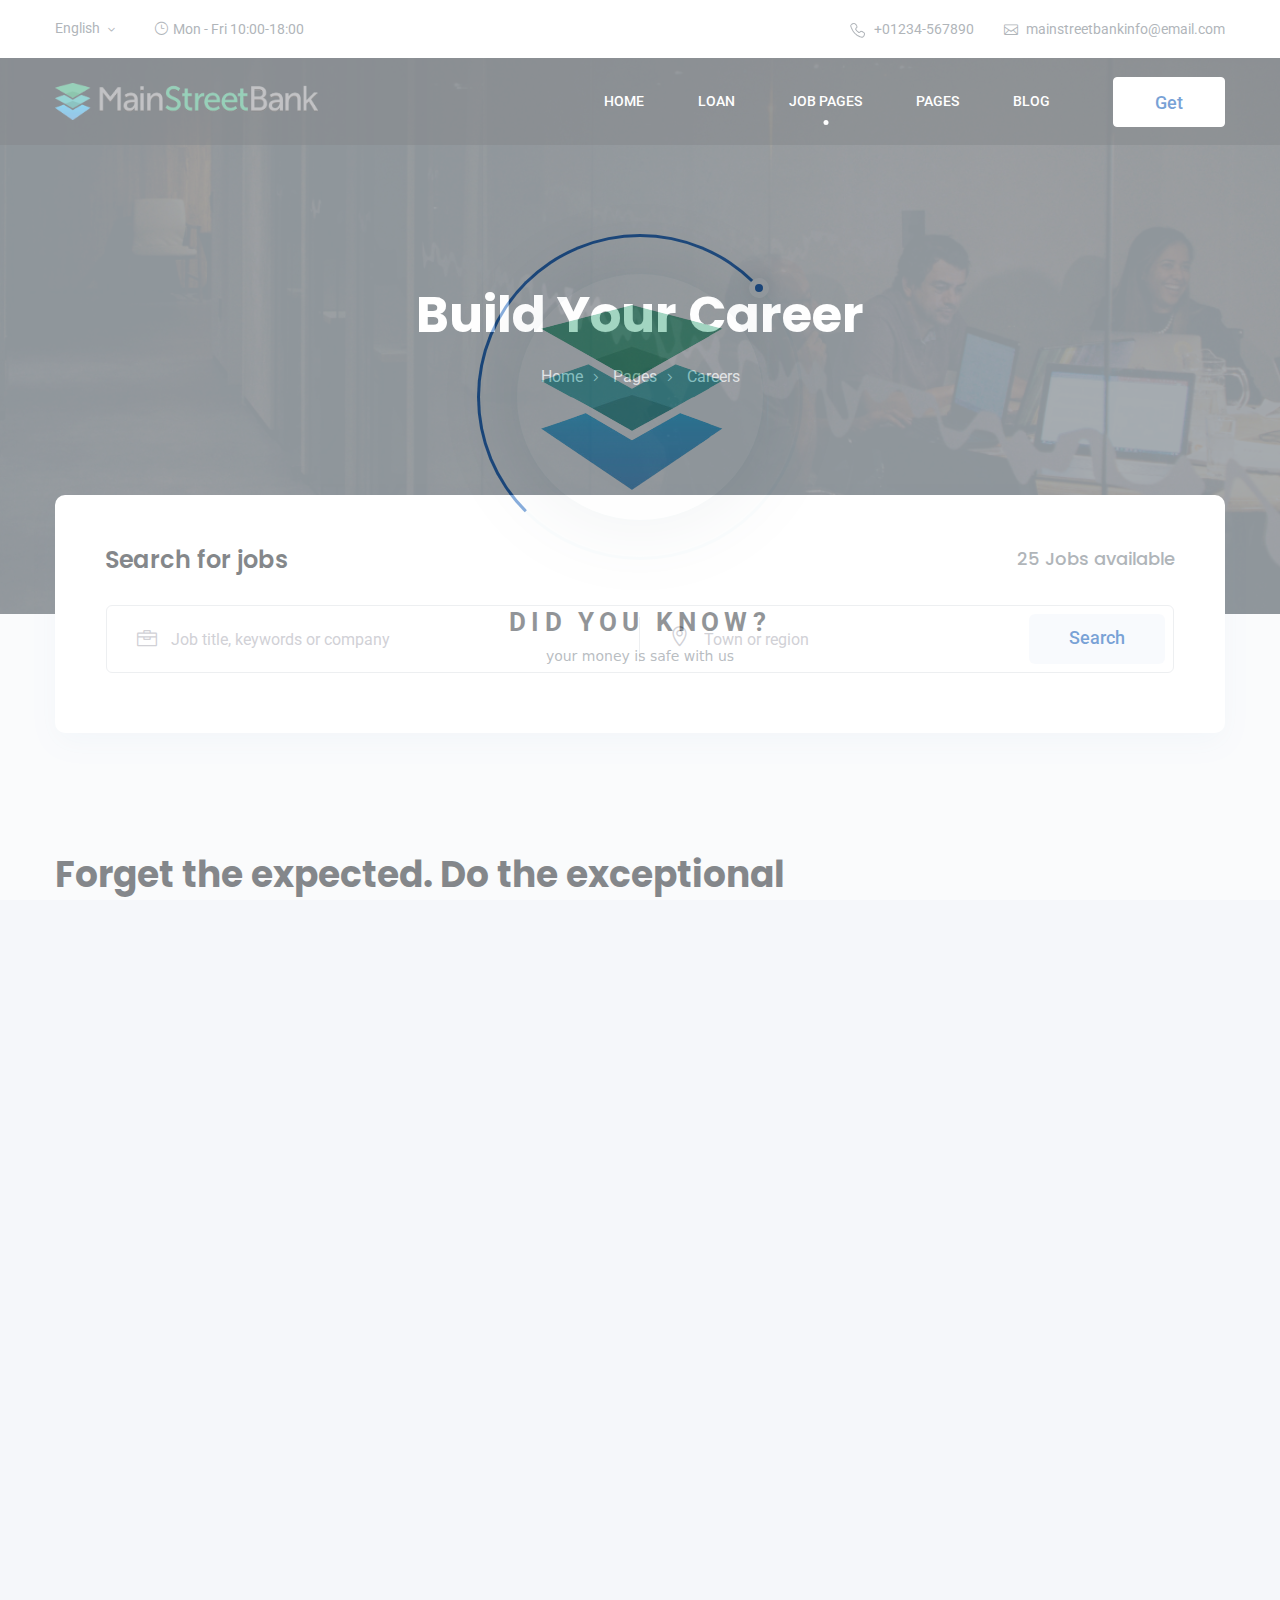
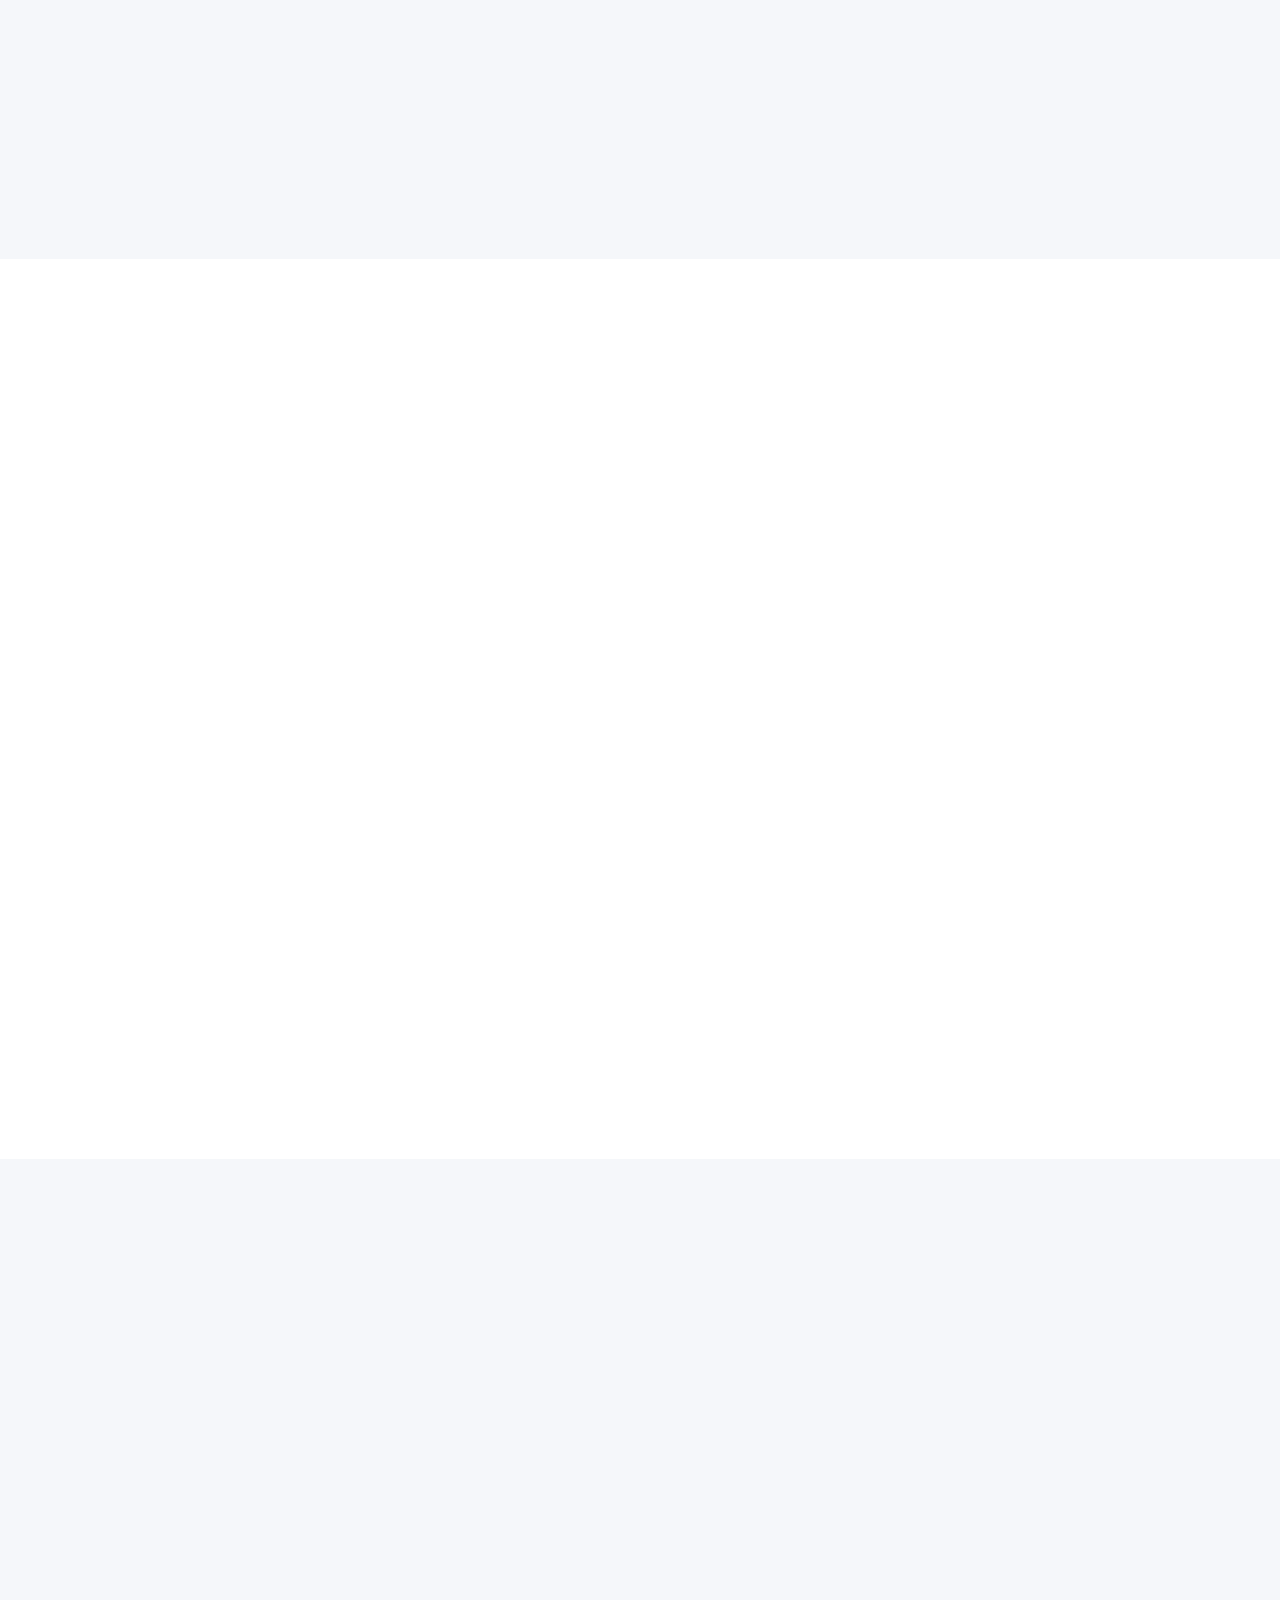
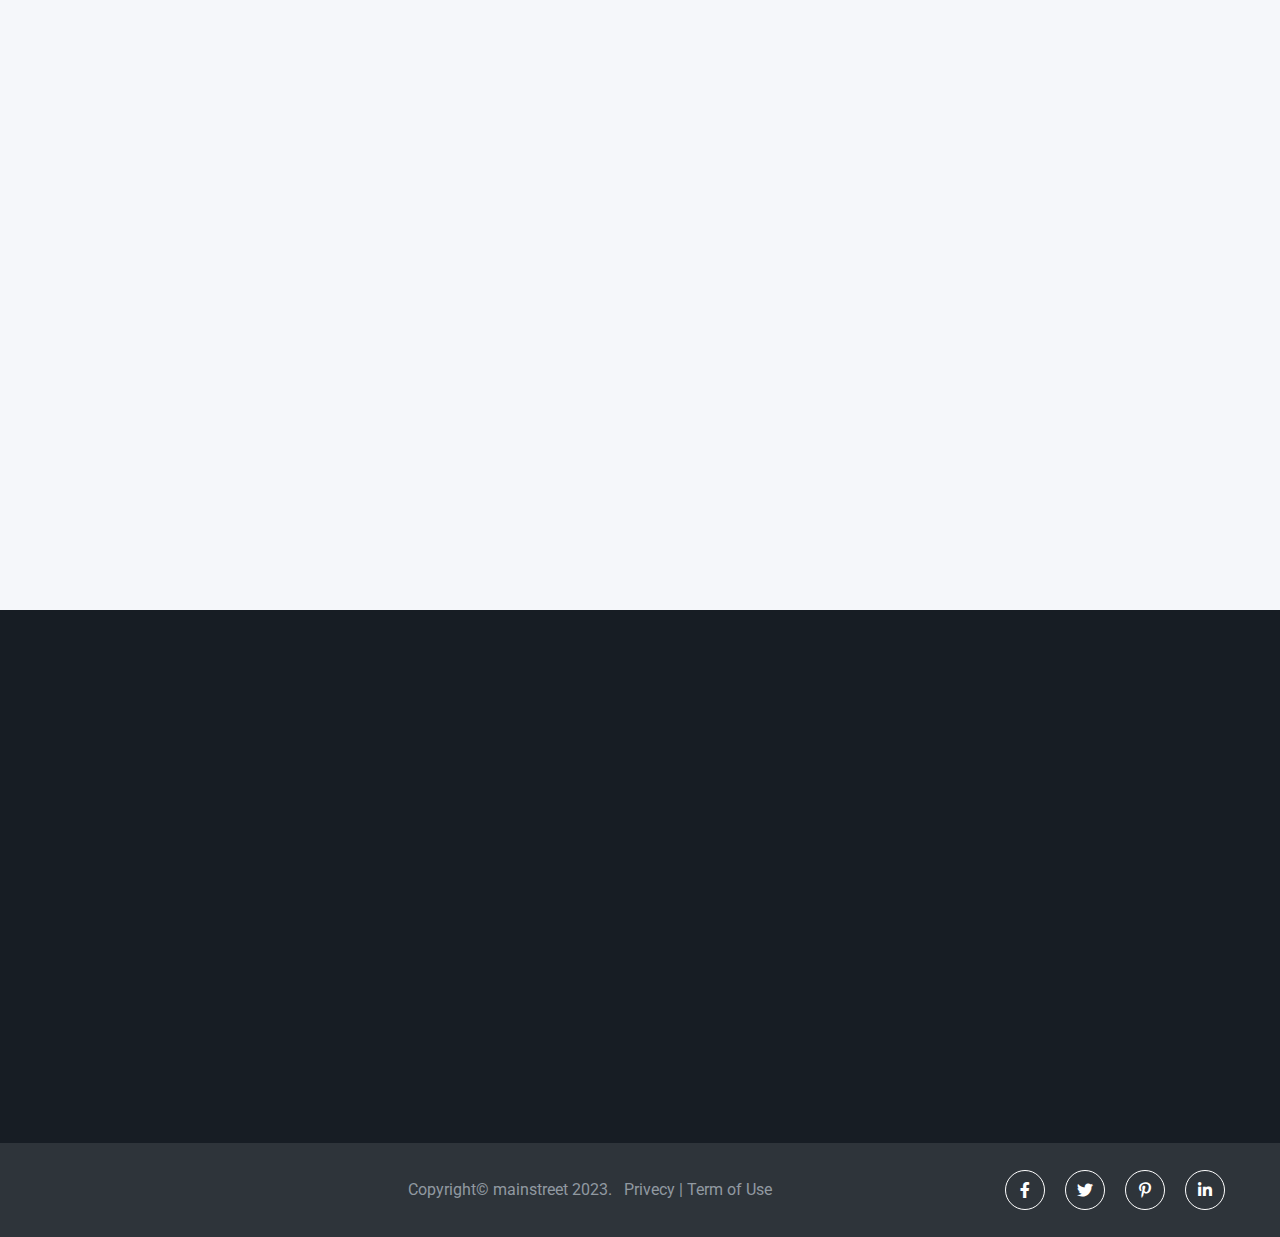
<file: mainstreet-html/career.html>
<!DOCTYPE HTML>
<html lang="en-US">


<!-- Mirrored from html-template.spider-themes.net/banca/banca-html/career.html by HTTrack Website Copier/3.x [XR&CO'2014], Sun, 01 Jan 2023 23:25:58 GMT -->
<head>
    <meta charset="UTF-8">
    <meta http-equiv="x-ua-compatible" content="ie=edge">
    <meta name="viewport" content="width=device-width,initial-scale=1.0">
    <title>MainstreetBank</title>
    <link rel="shortcut icon" href="img/favicon-16x16.png" type="image/x-icon">

    <!-- CSS here -->
    <link rel="stylesheet" type="text/css" href="css/bootstrap.min.css" media="all" />
    <link rel="stylesheet" type="text/css" href="css/elegant-icons.min.css" media="all" />
    <link rel="stylesheet" type="text/css" href="css/all.min.css" media="all" />
    <link rel="stylesheet" type="text/css" href="css/animate.css" media="all" />
    <link rel="stylesheet" type="text/css" href="css/nice-select.css" media="all" />
    <link rel="stylesheet" type="text/css" href="css/default.css" media="all" />
    <link rel="stylesheet" type="text/css" href="css/style.css" media="all" />
    <link rel="stylesheet" type="text/css" href="css/responsive.css" media="all" />
</head>

<body>
    <!-- Preloader -->
    <div id="preloader">
        <div id="ctn-preloader" class="ctn-preloader">
            <div class="round_spinner">
                <div class="spinner"></div>
                <div class="text">
                    <img src="img/logo/udu.png" alt="">
                </div>
            </div>
            <h2 class="head">Did You Know?</h2>
            <p></p>
        </div>
    </div>
    <!-- Header -->
    <header class="header">
        <div class="header-top py-2 bg_white">
            <div class="container">
                <div class="row align-items-center">
                    <div class="col-md-5">
                        <div class="header-info-left">

                            <div class="language-list">
                                <select id="select-lang">
                                    <option value="English">English</option>
                                    <option value="Bangla">Bangla</option>
                                    <option value="French">French</option>
                                    <option value="Hindi">Hindi</option>
                                </select>
                            </div>

                            <div class="timestamp ms-4"> <i class="icon_clock_alt"></i> Mon - Fri 10:00-18:00
                            </div>
                        </div>
                    </div>
                    <div class="col-md-7">
                        <div class="header-info-right">
                            <ul>
                                <li>
                                    <img class="img-fluid" src="img/phone-outline.png" alt="phone"><a
                                        href="tel:01234567890">+01234-567890</a>
                                </li>

                                <li>
                                    <i class="icon_mail_alt"></i><a
                                        href="mailto:bancainfo@email.com">mainstreetbankinfo@email.com</a>
                                </li>
                            </ul>
                        </div>
                    </div>
                </div>
            </div>
        </div>
        <div class="header-menu header-menu-3" id="sticky">
            <nav class="navbar navbar-expand-lg ">
                <div class="container">
                    <a class="navbar-brand sticky_logo" href="index.html">
                        <img class="main" src="img/logo/R__2_-removebg-preview (1).png" width="50%" alt="logo">
                        <img class="sticky" src="img/logo/R__2_-removebg-preview (1).png" width="50%" alt="logo">
                    </a>
                    <button class="navbar-toggler collapsed" type="button" data-bs-toggle="collapse"
                        data-bs-target="#navbarSupportedContent" aria-controls="navbarSupportedContent"
                        aria-expanded="false" aria-label="Toggle navigation">
                        <span class="menu_toggle">
                            <span class="hamburger">
                                <span></span>
                                <span></span>
                                <span></span>
                            </span>
                            <span class="hamburger-cross">
                                <span></span>
                                <span></span>
                            </span>
                        </span>
                    </button>

                    <div class="collapse navbar-collapse" id="navbarSupportedContent">
                        <ul class="navbar-nav menu ms-auto">
                            <li class="nav-item dropdown submenu ">
                                <a href="#" class="nav-link dropdown-toggle " role="button" data-bs-toggle="dropdown"
                                    aria-haspopup="true" aria-expanded="false">Home</a>
                                <i class="arrow_carrot-down_alt2 mobile_dropdown_icon" aria-hidden="true"
                                    data-bs-toggle="dropdown"></i>
                                <ul class="dropdown-menu">
                                   
                                    <li class="nav-item"><a href="index-3.html" class="nav-link">Home</a>
                                    </li>
                                </ul>
                            </li>
                            <li class="nav-item dropdown submenu">
                                <a class="nav-link dropdown-toggle" href="loan.html" role="button"
                                    data-bs-toggle="dropdown" aria-haspopup="true" aria-expanded="false">
                                    Loan
                                </a>
                                <i class="arrow_carrot-down_alt2 mobile_dropdown_icon" aria-hidden="false"
                                    data-bs-toggle="dropdown"></i>

                                <ul class="dropdown-menu">
                                    <li class="nav-item"><a class="nav-link" href="loan.html">Get loan</a></li>
                                    <li class="nav-item"><a class="nav-link" href="#" role="button"
                                            data-bs-toggle="dropdown" aria-haspopup="true" aria-expanded="false">Loan
                                            Application</a>
                                        <i class="arrow_carrot-down_alt2 mobile_dropdown_icon" aria-hidden="false"
                                            data-bs-toggle="dropdown"></i>

                                        <ul class="dropdown-menu">
                                            <li class="nav-item"><a class="nav-link" href="loan-details.html">Step
                                                    01</a></li>
                                            <li class="nav-item"><a class="nav-link" href="personal-details.html">Step
                                                    02</a></li>
                                            <li class="nav-item"><a class="nav-link" href="document-upload.html">Step
                                                    03</a></li>

                                        </ul>
                                    </li>

                                </ul>
                            </li>
                            <li class="nav-item dropdown submenu">
                                <a class="nav-link dropdown-toggle active" href="career.html" role="button"
                                    data-bs-toggle="dropdown" aria-haspopup="true" aria-expanded="false">
                                    Job Pages
                                </a>
                                <i class="arrow_carrot-down_alt2 mobile_dropdown_icon" aria-hidden="false"
                                    data-bs-toggle="dropdown"></i>
                                <ul class="dropdown-menu">
                                    <li class="nav-item"><a class="nav-link active" href="career.html">Career</a></li>
                                    <li class="nav-item"><a class="nav-link" href="job-post.html">Jobs</a>
                                    </li>
                                    <li class="nav-item"><a class="nav-link" href="job-application.html">Job
                                            Application</a>
                                    </li>
                                </ul>
                            </li>
                            <li class="nav-item dropdown submenu">
                                <a class="nav-link dropdown-toggle" href="#" role="button" data-bs-toggle="dropdown"
                                    aria-haspopup="true" aria-expanded="false">
                                    Pages
                                </a>
                                <i class="arrow_carrot-down_alt2 mobile_dropdown_icon" aria-hidden="false"
                                    data-bs-toggle="dropdown"></i>
                                <ul class="dropdown-menu ">
                                    <li class="nav-item"><a class="nav-link" href="card.html">Cards</a></li>
                                    <li class="nav-item"><a class="nav-link" href="about.html">About Us</a></li>
                                    <li class="nav-item"><a class="nav-link" href="contact.html">Contact Us</a></li>
                                  
                                </ul>
                            </li>
                            <li class="nav-item dropdown submenu">
                                <a class="nav-link dropdown-toggle" href="blog.html" role="button"
                                    data-bs-toggle="dropdown" aria-haspopup="true" aria-expanded="false">
                                    Blog
                                </a>
                                <i class="arrow_carrot-down_alt2 mobile_dropdown_icon" aria-hidden="false"
                                    data-bs-toggle="dropdown"></i>
                                <ul class="dropdown-menu ">
                                    <li class="nav-item"><a class="nav-link" href="blog.html">Blog Listing</a></li>
                                    <li class="nav-item"><a class="nav-link" href="blog-details.html">Blog Details</a>
                                    </li>
                                </ul>
                            </li>
                        </ul>
                        <a class="theme-btn theme-btn-outlined_alt" href="loan.html">Get loan</a>
                    </div>
                </div>
            </nav>
        </div>
    </header>
    <!-- Header end-->


    <main>
        <!-- job feature start -->
        <section class="breadcrumb-area">
            <div class="breadcrumb-widget  pt-145 pb-200" style="background-image: url(img/breadcrumb/bg-2.png);">
                <div class="container">
                    <div class="row pb-100 pb-sm-0">
                        <div class="col-md-12">
                            <div class="breadcrumb-content pt-140 pb-15">
                                <h1>Build your Career</h1>
                                <ul>
                                    <li><a href="index-3.html">home</a></li>
                                    <li><a href="index-3.html">pages</a></li>
                                    <li>Careers</li>
                                </ul>
                            </div>
                        </div>
                    </div>
                </div>
            </div>

            <div class="container">
                <div class="row">
                    <div class="col-12 position-relative">
                        <div class="floated-widget search-job ">
                            <div class="d-flex justify-content-between flex-wrap">
                                <h4 class="mb-0">Search for jobs</h4>
                                <p>25 Jobs available</p>
                            </div>
                            <div class="px-3">
                                <div class="row search-box align-items-center py-2 mt-30 gy-md-0 gy-3">
                                    <div class="col-lg-6 col-md-5 border-end">
                                        <div class="input-field">
                                            <span><i class="icon_toolbox_alt "></i></span>
                                            <input class="form-control" type="text"
                                                placeholder="Job title, keywords or company">
                                        </div>
                                    </div>
                                    <div class="col-md-4 ">
                                        <div class="input-field">
                                            <span> <i class="icon_pin_alt "></i></span>
                                            <input class="form-control" type="text" placeholder="Town or region">
                                        </div>
                                    </div>
                                    <div class="col-lg-2 col-md-3 text-md-end text-center pe-2">
                                        <a href="#" class="custom-btn theme-btn-primary_alt theme-btn">Search</a>
                                    </div>
                                </div>
                            </div>
                        </div>
                    </div>
                </div>
            </div>
        </section>
        <!-- job feature end -->

        <!-- job feature start -->
        <section class="pt-200 pb-145 bg_disable">
            <div class="container pt-40">
                <div class="section-title text-start pt-5 pt-md-0">
                    <h2 class="wow fadeInUp">Forget the expected. Do the exceptional</h2>
                    <p class="wow fadeInUp" data-wow-delay="0.3s">mainstreetbank is one of the world’s leading international
                        banks. Whether you are looking for a first job
                        or taking the next step in your career, we offer many ways for you to realise your ambitions.
                        Come and work with us and you'll have opportunities to make connections all over the world and
                        help build the bank for the future. Take a look and discover what it means to work for Santander
                        US.</p>
                </div>

                <div class="row gy-4 mt-30">
                    <div class="col-md-6 col-lg-4">
                        <div class="feature-card-widget-7 wow fadeInUp" data-wow-delay="0.1s">
                            <h4>Who We Are</h4>
                            <p>Our purpose is to help people and businesses prosper. That's why we're simple and
                                personal in all that we do.
                            </p>
                            <a href="#" class="theme-btn theme-btn-outlined mb-4 mt-45 ">Learn more</a>
                        </div>
                    </div>
                    <div class="col-md-6 col-lg-4">
                        <div class="feature-card-widget-7 wow fadeInUp" data-wow-delay="0.3s">
                            <h4>Career Areas</h4>
                            <p>Unique skills and diverse backgrounds allow us to grow and prosper. See where you could
                                make a difference.
                            </p>
                            <a href="#" class="theme-btn theme-btn-outlined mb-4 mt-45 ">Explore</a>
                        </div>
                    </div>
                    <div class="col-md-6 col-lg-4">
                        <div class="feature-card-widget-7 wow fadeInUp" data-wow-delay="0.5s">
                            <h4>Student Opportunities</h4>
                            <p>Whether you're a student purusing a graduate pursuing a career, put your talents to the
                                test at Santander US.
                            </p>
                            <a href="#" class="theme-btn theme-btn-outlined mb-4 mt-45 ">Find out more</a>
                        </div>
                    </div>
                    <div class="col-md-6 col-lg-4">
                        <div class="feature-card-widget-7 wow fadeInUp" data-wow-delay="0.7s">
                            <h4>Benefits</h4>
                            <p>Learn more about the comprehensive benefits packages we offer to you and your family.
                            </p>
                            <a href="#" class="theme-btn theme-btn-outlined mb-4 mt-45 ">Discover</a>
                        </div>
                    </div>
                    <div class="col-md-6 col-lg-4">
                        <div class="feature-card-widget-7 wow fadeInUp" data-wow-delay="0.9s">
                            <h4>Diversity & Inclusion</h4>
                            <p>At Santander, we seek out diverse viewpoints. It's why we work hard to build an inclusive
                                environment.
                            </p>
                            <a href="#" class="theme-btn theme-btn-outlined mb-4 mt-45 w-50">Read more</a>
                        </div>
                    </div>
                    <div class="col-md-6 col-lg-4">
                        <div class="feature-card-widget-7 wow fadeInUp" data-wow-delay="1.1s">
                            <h4>Join Our Community</h4>
                            <p>When you become a member of Santander's talent community, you'll receive job opportunity
                                alerts here.
                            </p>
                            <a href="#" class="theme-btn theme-btn-outlined mb-4 mt-45 w-50">Join Now</a>
                        </div>
                    </div>

                </div>
            </div>
        </section>
        <!-- job feature end -->

        <!-- Feature Job Posts start -->
        <section class="feature-jobs bg_white pt-125 pb-140">
            <div class="container">
                <div class="row justify-content-between align-items-center">
                    <div class="col-md-6">
                        <div class="section-title text-start">
                            <h2 class="mb-0 wow fadeInRight">Featured jobs</h2>
                        </div>
                    </div>
                    <div class="col-md-4 text-end">
                        <a href="job-post.html" class="wow fadeInLeft theme-btn theme-btn-outlined">Show All <i
                                class="arrow_right"></i> </a>
                    </div>
                </div>

                <div class="row pt-60">
                    <div class="col-lg-7">
                        <div class="feature-job-tab">
                            <ul class="feature-job-list">
                                <li class="mt-0">
                                    <a href="job-application.html">
                                        <div class="single-feature-job wow fadeInUp" data-wow-delay="0.1s">
                                            <h6 class="job-title">Manager- Products & Marketing</h6>
                                            <div class="d-flex flex-wrap">
                                                <div class="job-location me-3"> <i class="icon_pin_alt"></i>NY, United
                                                    States
                                                </div>
                                                <div class="job-catagory"> <span>Branch Banking</span> | Full-time
                                                </div>
                                            </div>
                                        </div>
                                    </a>
                                </li>

                                <li>
                                    <a href="job-application.html">
                                        <div class="single-feature-job wow fadeInUp" data-wow-delay="0.3s">
                                            <h6 class="job-title">Investment Banking - Technology, Analyst</h6>
                                            <div class="d-flex flex-wrap">
                                                <div class="job-location me-3"> <i class="icon_pin_alt"></i>NY, United
                                                    States
                                                </div>
                                                <div class="job-catagory"> <span>Branch Banking</span> | Full-time
                                                </div>
                                            </div>
                                        </div>
                                    </a>
                                </li>

                                <li>
                                    <a href="job-application.html">
                                        <div class="single-feature-job wow fadeInUp" data-wow-delay="0.5s">
                                            <h6 class="job-title">Contact Center Representative</h6>
                                            <div class="d-flex flex-wrap">
                                                <div class="job-location me-3"> <i class="icon_pin_alt"></i>NY, United
                                                    States
                                                </div>
                                                <div class="job-catagory"> <span>Branch Banking</span> | Full-time
                                                </div>
                                            </div>
                                        </div>
                                    </a>
                                </li>

                                <li>
                                    <a href="job-application.html">
                                        <div class="single-feature-job wow fadeInUp" data-wow-delay="0.7s">
                                            <h6 class="job-title">ITS Desktop Technician</h6>
                                            <div class="d-flex flex-wrap">
                                                <div class="job-location me-3"> <i class="icon_pin_alt"></i>NY, United
                                                    States
                                                </div>
                                                <div class="job-catagory"> <span>Branch Banking</span> | Full-time
                                                </div>
                                            </div>
                                        </div>
                                    </a>
                                </li>
                            </ul>
                        </div>
                    </div>

                    <div class="col-lg-5 mt-lg-0 mt-4">
                        <div class="feature-job-description wow fadeInUp" data-wow-delay="0.1s">
                            <h6 class="job-title">Manager- Products & Marketing</h6>
                            <div class="d-flex flex-wrap">
                                <div class="job-location me-3"> <i class="icon_pin_alt"></i>NY, United States
                                </div>
                                <div class="job-catagory"> <span>Branch Banking</span> | Full-time </div>
                            </div>

                            <p class="mt-35">We are looking for a Product Marketing Manager to lead our outbound
                                marketing activities.
                                You’ll be responsible for presenting our products in ways that will strengthen
                                our brand
                                and boost sales.</p>

                            <p class="mt-20">Your goal will be to develop and implement the most profitable plans
                                to
                                position.</p>


                            <a href="job-application.html" class="theme-btn theme-btn-lg mt-70 mb-25">Apply Now <i
                                    class="arrow_right"></i>
                            </a>
                        </div>
                    </div>
                </div>
            </div>
        </section>
        <!-- Feature Job Posts end -->


        <!-- Recruitment Proccess start -->
        <section class="recruitment-procces bg_disable pt-120 pb-100">
            <div class="container">
                <div class="section-title text-start">
                    <h2 class="wow fadeInUp">Learn our recruitment process</h2>
                    <p class="wow fadeInUp" data-wow-delay="0.3s">Recruitment is a process of finding and attracting the
                        potential resources for filling up the
                        vacant positions in an organization. It sources the candidates with the abilities and attitude,
                        which are required for achieving the objectives of an organization.</p>
                </div>

                <div class="row pt-60 pb-100 gy-4 gy-lg-0">
                    <div class="col-md-6 col-lg-3">
                        <div class="feature-card-widget-2 wow fadeInUp text-start py-5" data-wow-delay="0.1s">
                            <img class="img-fluid" src="img/recruitment-proccess/icon-1.svg" alt="icon svg">
                            <h4>CV Submission</h4>
                            <p>Submit your CV or resume through our online portal if you meet our requirements.</p>
                        </div>
                    </div>
                    <div class="col-md-6 col-lg-3">
                        <div class="feature-card-widget-2 wow fadeInUp text-start py-5" data-wow-delay="0.3s">
                            <img class="img-fluid" src="img/recruitment-proccess/icon-2.svg" alt="icon svg">
                            <h4>Phone Screening</h4>
                            <p>After looking at your CV you will be inviled for a telephone interview at a time.</p>
                        </div>
                    </div>
                    <div class="col-md-6 col-lg-3">
                        <div class="feature-card-widget-2 wow fadeInUp text-start py-5" data-wow-delay="0.5s">
                            <img class="img-fluid" src="img/recruitment-proccess/icon-3.svg" alt="icon svg">
                            <h4>Skill Assessment</h4>
                            <p>You will be invited at our head office to take a skills and knowledge assessment.</p>
                        </div>
                    </div>
                    <div class="col-md-6 col-lg-3">
                        <div class="feature-card-widget-2 wow fadeInUp text-start py-5" data-wow-delay="0.7s">
                            <img class="img-fluid" src="img/recruitment-proccess/icon-4.svg" alt="icon svg">
                            <h4>Final Interview</h4>
                            <p>If you can pass all stages we will invite you for a final interview with our CEO.</p>
                        </div>
                    </div>

                </div>

                <div class="row our-offer gy-4 gy-md-0">
                    <div class="col-md-6">
                        <div class="single-offer-box wow fadeInRight" data-wow-delay="0.1s">
                            <h2>Our Offer</h2>
                            <p>You will be invited at our head office to take a skills and knowledge assessment.</p>
                            <a href="#"><span>Read more</span> <i class="arrow_right"></i></a>
                        </div>
                    </div>

                    <div class="col-md-6">
                        <div class="single-offer-box wow fadeInRight" data-wow-delay="0.3s">
                            <h2>FAQ</h2>
                            <p>Find the answers to frequently asked questions about working at AfrAsia.</p>
                            <a href="#"><span>Read more</span> <i class="arrow_right"></i></a>
                        </div>
                    </div>
                </div>
            </div>
        </section>
        <!-- Recruitment Proccess end -->
    </main>

    <!-- footer -->
    <footer class="footer footer-3">
        <div class="footer-top  pt-lg-130 pb-lg-115 pt-105 pb-105">
            <div class="container">
                <div class="row gx-0">

                    <div class="col-lg-4 col-sm-6 text-center text-sm-start ms-0 ">
                        <div class="footer-widget mb-30 wow fadeInLeft">
                            <div class="footer-text mb-20">
                                <p>mainstreet is a leading bank in the worldzone and a prominent international banking
                                    institution</p>
                            </div>

                            <span class="overline">COTATION</span>

                            <div class="footer-bold">
                                <span class="counter">$<span>35.105</span> </span>
                                <span class="counter">-<span>0.46</span>% </span>
                            </div>
                            <p class="time">2021-01-05 14:00 (INTERNATIONAL TIME)</p>
                        </div>
                    </div>


                    <div class="col-lg-2 col-sm-6 text-center text-sm-start ms-lg-5 ">
                        <div class="footer-widget mb-30 wow fadeInUp" data-wow-delay="0.1s">
                            <div class="f-widget-title">
                                <h5>mainstreet at a Glance</h5>
                            </div>
                            <div class="footer-link">
                                <ul>
                                    <li><a href="#"> Our core Businesses
                                        </a></li>
                                    <li><a href="#"> Our 'company purpose'</a></li>
                                    <li><a href="#"> Jobs & Careers</a></li>
                                    <li><a href="#"> Our Responsibility</a></li>
                                </ul>
                            </div>
                        </div>
                    </div>
                    <div class="col-lg-2  col-sm-6 text-center text-sm-start ms-lg-5">
                        <div class="footer-widget mb-30 wow fadeInUp" data-wow-delay="0.3s">
                            <div class="f-widget-title">
                                <h5>Publications</h5>
                            </div>
                            <div class="footer-link">
                                <ul>
                                    <li><a href="#"> Compliance Publications</a></li>
                                    <li><a href="#"> Annual Reports</a></li>
                                    <li><a href="#"> CSR Reports</a></li>
                                    <li><a href="#"> Financial documentation</a></li>
                                </ul>
                            </div>
                        </div>

                    </div>
                    <div class="col-lg-2 col-sm-6 text-center text-sm-start me-0 ms-lg-5">
                        <div class="footer-widget mb-30 wow fadeInUp" data-wow-delay="0.5s">
                            <div class="f-widget-title">
                                <h5>Direct Access</h5>
                            </div>
                            <div class="footer-link">
                                <ul>
                                    <li><a href="#">Our news</a></li>
                                    <li><a href="#">Our press releases</a></li>
                                    <li><a href="#">Our job offers</a></li>
                                    <li><a href="#">Our websites</a></li>
                                </ul>
                            </div>
                        </div>
                    </div>
                </div>
            </div>
        </div>
        <!-- copyright area -->
        <div class="copyright pt-25 pb-25">
            <div class="container">
                <div class="row align-items-center">
                    <div class="col-lg-3 text-center text-lg-start">
                     
                    </div>
                    <div class="col-lg-5 text-center my-3 my-sm-0">
                        <div class="copyright-text">
                            <p>Copyright&copy; mainstreet 2023.<br class="d-sm-none"> <a class="ms-2" href="#">Privecy</a> |
                                <a class="ms-0" href="#">Term of
                                    Use</a>
                            </p>
                        </div>
                    </div>
                    <div class="col-lg-4 text-center text-lg-end ">
                        <div class="social-button">
                            <a href="#"><i class="fab fa-facebook-f"></i></a>
                            <a href="#"><i class="fab fa-twitter"></i></a>
                            <a href="#"><i class="fab fa-pinterest-p"></i></a>
                            <a href="#"><i class="fab fa-linkedin-in"></i></a>
                        </div>
                    </div>

                </div>
            </div>
        </div>
    </footer>
    <!-- footer end -->

    <!-- Back to top button -->
    <a id="back-to-top" title="Back to Top"></a>

    <!-- JS here -->
    <script type="text/javascript" src="js/jquery-3.6.0.min.js"></script>
    <script type="text/javascript" src="js/preloader.js"></script>
    <script type="text/javascript" src="js/bootstrap.bundle.min.js"></script>
    <script type="text/javascript" src="js/jquery.smoothscroll.min.js"></script>
    <script type="text/javascript" src="js/jquery.waypoints.min.js"></script>
    <script type="text/javascript" src="js/jquery.counterup.min.js"></script>
    <script type="text/javascript" src="js/jquery.nice-select.min.js"></script>
    <script type="text/javascript" src="js/wow.min.js"></script>
    <script type="text/javascript" src="js/custom.js"></script>
</body>


<!-- Mirrored from html-template.spider-themes.net/banca/banca-html/career.html by HTTrack Website Copier/3.x [XR&CO'2014], Sun, 01 Jan 2023 23:26:00 GMT -->
</html>
</file>
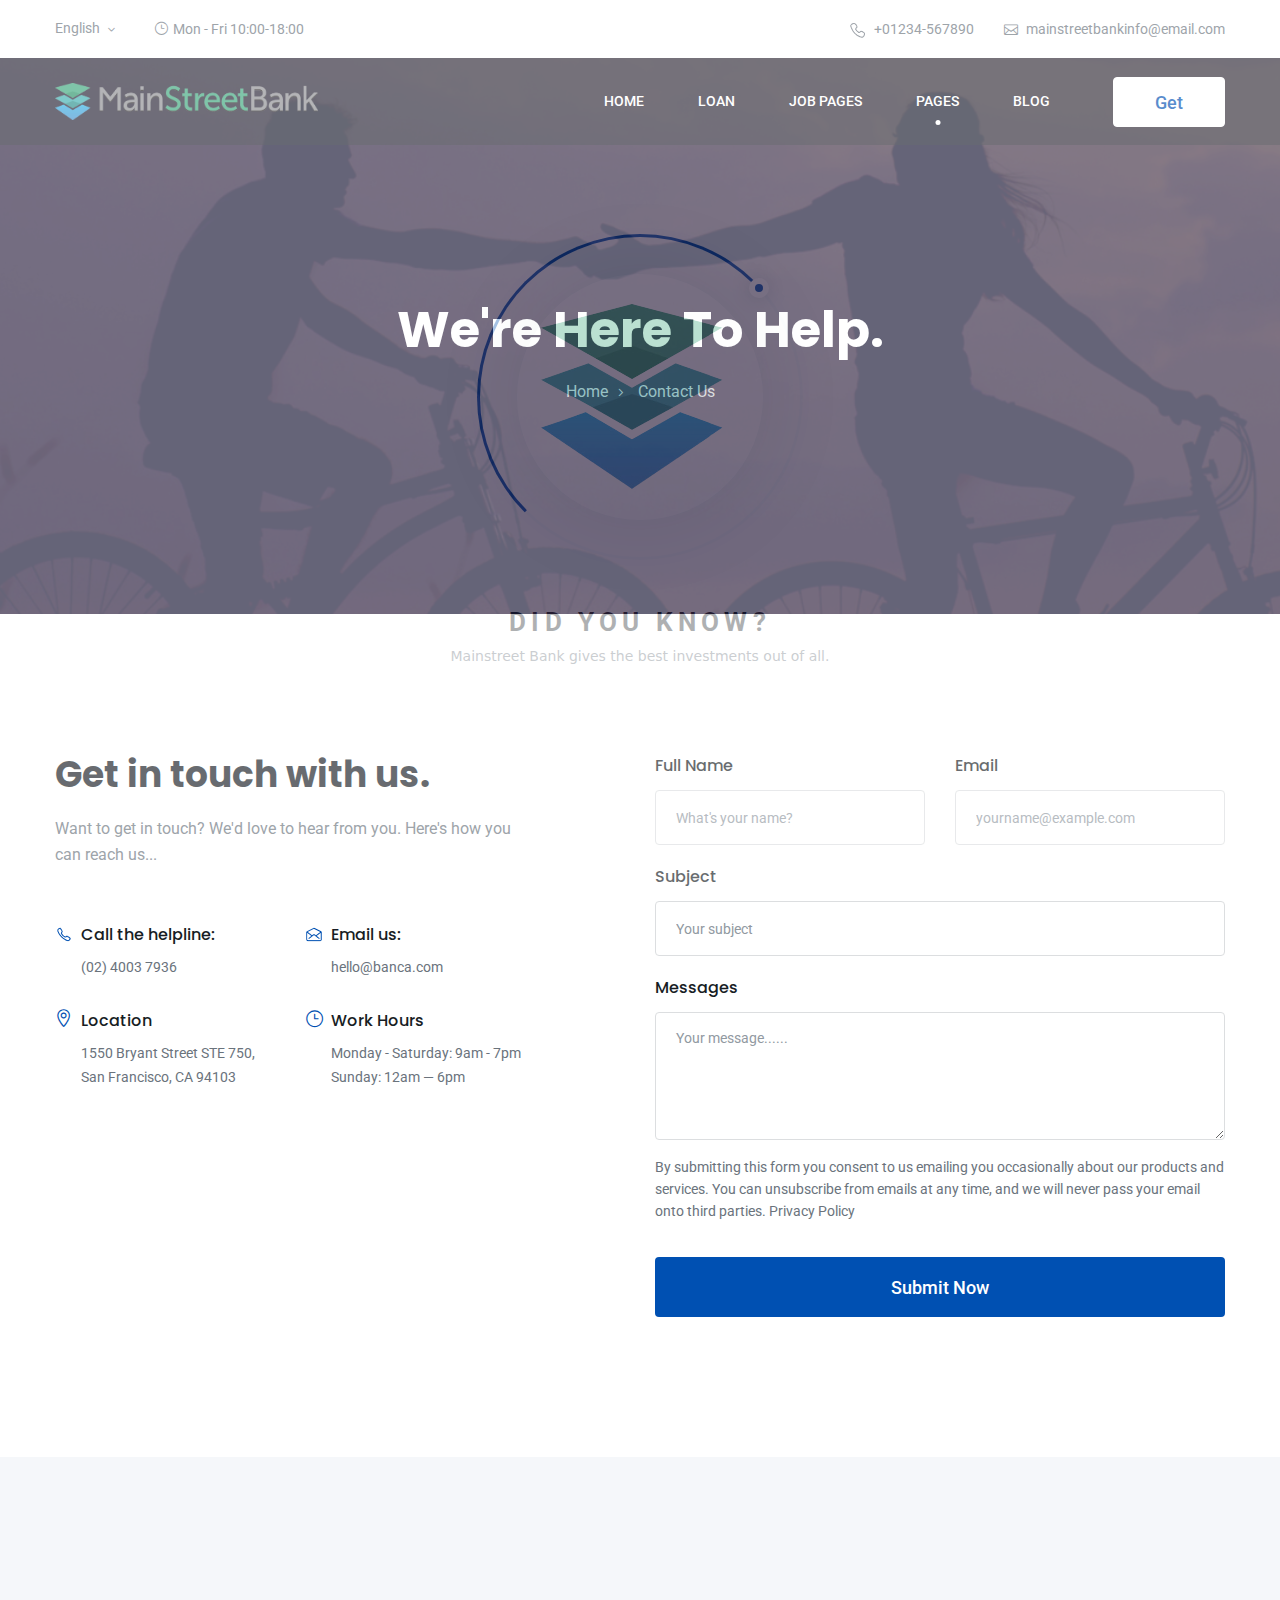
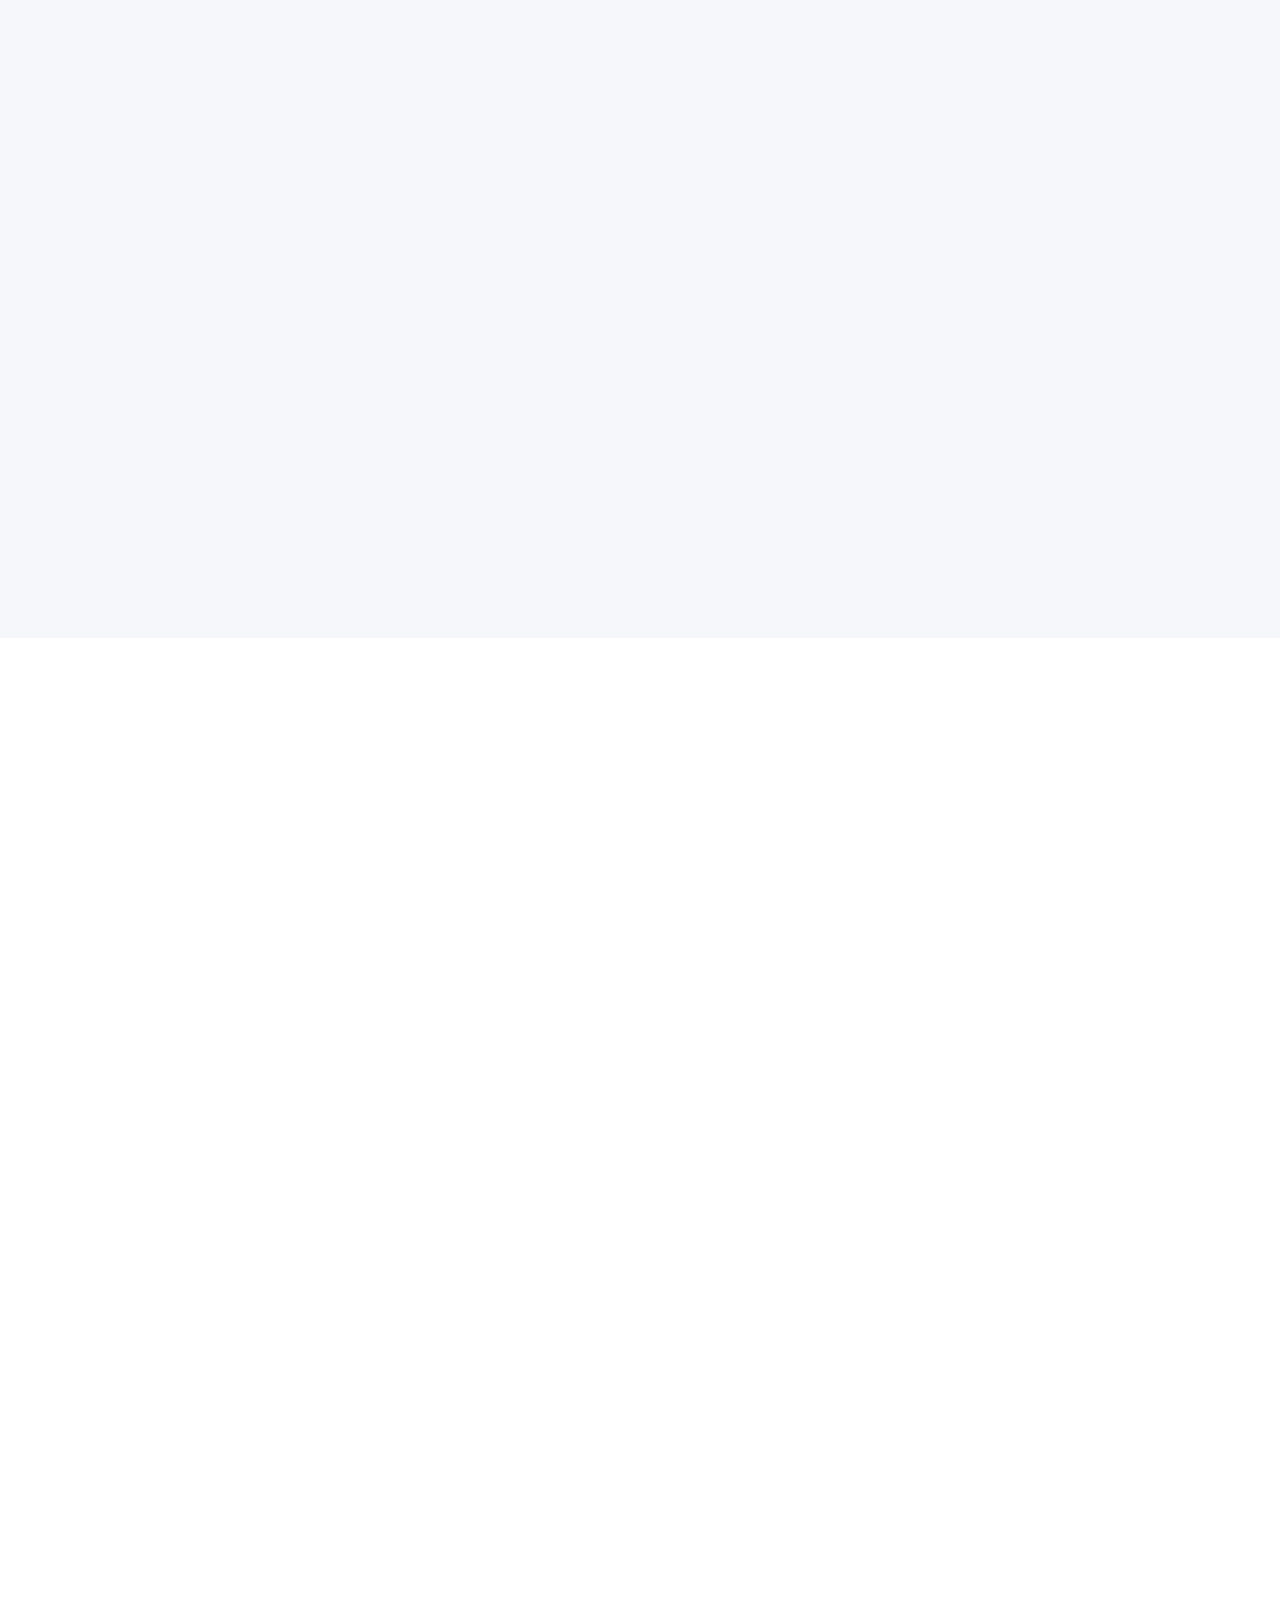
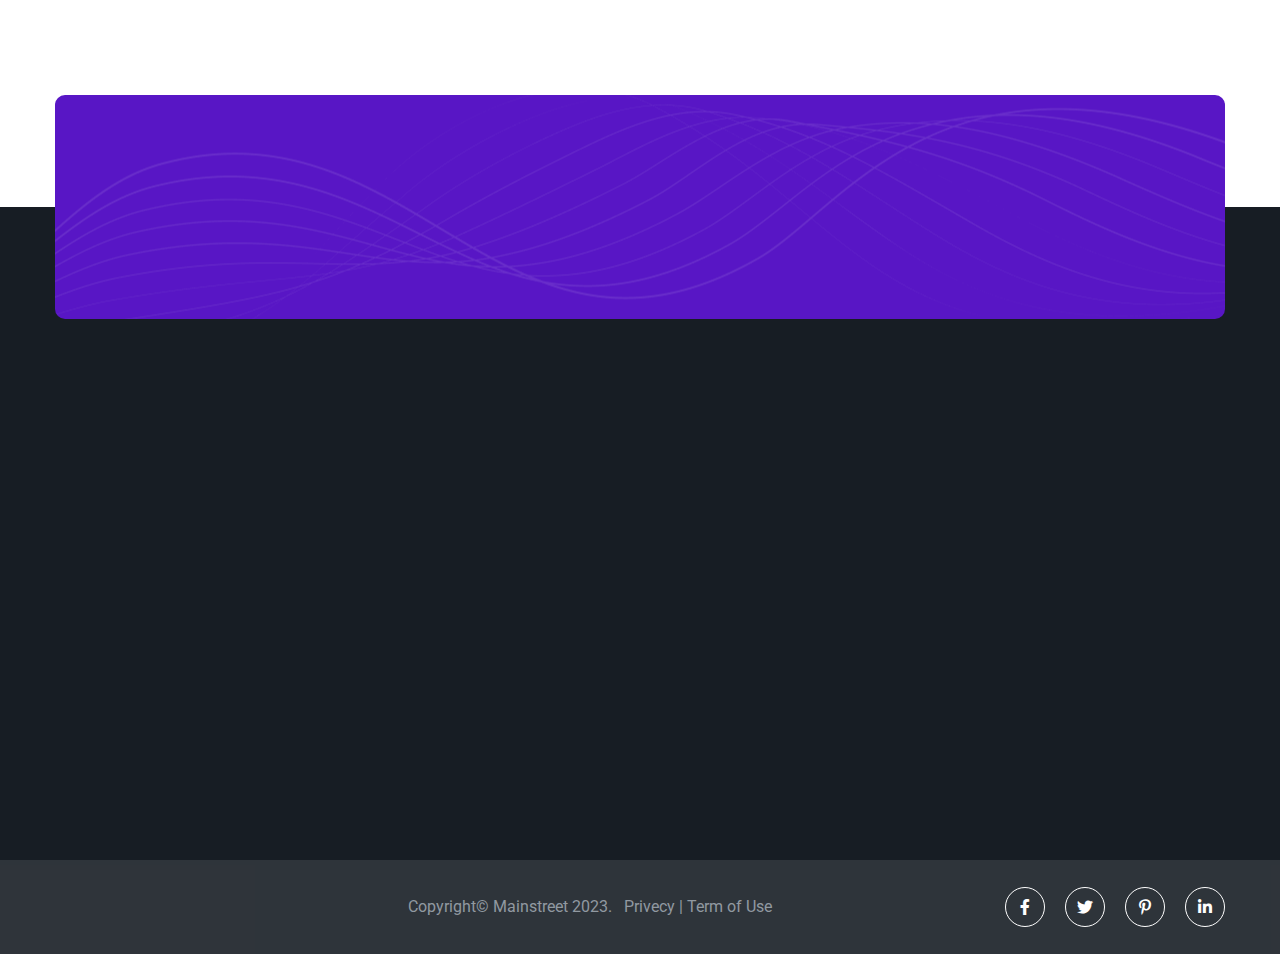
<file: mainstreet-html/contact.html>
<!DOCTYPE HTML>
<html lang="en-US">


<!-- Mirrored from html-template.spider-themes.net/banca/banca-html/contact.html by HTTrack Website Copier/3.x [XR&CO'2014], Sun, 01 Jan 2023 23:26:15 GMT -->
<head>
    <meta charset="UTF-8">
    <meta http-equiv="x-ua-compatible" content="ie=edge">
    <meta name="viewport" content="width=device-width,initial-scale=1.0">
    <title>MainstreetBank</title>
    <link rel="shortcut icon" href="img/favicon-16x16.png" type="image/x-icon">

    <!-- CSS here -->
    <link rel="stylesheet" type="text/css" href="css/bootstrap.min.css" media="all" />
    <link rel="stylesheet" type="text/css" href="css/elegant-icons.min.css" media="all" />
    <link rel="stylesheet" type="text/css" href="css/all.min.css" media="all" />
    <link rel="stylesheet" type="text/css" href="css/animate.css" media="all" />
    <link rel="stylesheet" type="text/css" href="css/nice-select.css" media="all" />
    <link rel="stylesheet" type="text/css" href="css/default.css" media="all" />
    <link rel="stylesheet" type="text/css" href="css/style.css" media="all" />
    <link rel="stylesheet" type="text/css" href="css/responsive.css" media="all" />
</head>

<body>
    <!-- Preloader -->
    <div id="preloader">
        <div id="ctn-preloader" class="ctn-preloader">
            <div class="round_spinner">
                <div class="spinner"></div>
                <div class="text">
                    <img src="img/logo/udu.png" alt="">
                </div>
            </div>
            <h2 class="head">Did You Know?</h2>
            <p></p>
        </div>
    </div>
    <!-- Header -->
    <header class="header">
        <div class="header-top py-2 bg_white">
            <div class="container">
                <div class="row align-items-center">
                    <div class="col-md-5">
                        <div class="header-info-left">

                            <div class="language-list">
                                <select id="select-lang">
                                    <option value="English">English</option>
                                    <option value="Bangla">Bangla</option>
                                    <option value="French">French</option>
                                    <option value="Hindi">Hindi</option>
                                </select>
                            </div>

                            <div class="timestamp ms-4"> <i class="icon_clock_alt"></i> Mon - Fri 10:00-18:00
                            </div>
                        </div>
                    </div>
                    <div class="col-md-7">
                        <div class="header-info-right">
                            <ul>
                                <li>
                                    <img class="img-fluid" src="img/phone-outline.png" alt="phone"><a
                                        href="tel:01234567890">+01234-567890</a>
                                </li>

                                <li>
                                    <i class="icon_mail_alt"></i><a
                                        href="mailto:bancainfo@email.com">mainstreetbankinfo@email.com</a>
                                </li>
                            </ul>
                        </div>
                    </div>
                </div>
            </div>
        </div>
        <div class="header-menu header-menu-3" id="sticky">
            <nav class="navbar navbar-expand-lg ">
                <div class="container">
                    <a class="navbar-brand sticky_logo" href="index.html">
                        <img class="main" src="img/logo/R__2_-removebg-preview (1).png" width="50%" alt="logo">
                        <img class="sticky" src="img/logo/R__2_-removebg-preview (1).png" width="50%" alt="logo">
                    </a>
                    <button class="navbar-toggler collapsed" type="button" data-bs-toggle="collapse"
                        data-bs-target="#navbarSupportedContent" aria-controls="navbarSupportedContent"
                        aria-expanded="false" aria-label="Toggle navigation">
                        <span class="menu_toggle">
                            <span class="hamburger">
                                <span></span>
                                <span></span>
                                <span></span>
                            </span>
                            <span class="hamburger-cross">
                                <span></span>
                                <span></span>
                            </span>
                        </span>
                    </button>

                    <div class="collapse navbar-collapse" id="navbarSupportedContent">
                        <ul class="navbar-nav menu ms-auto">
                            <li class="nav-item dropdown submenu ">
                                <a href="#" class="nav-link dropdown-toggle" role="button" data-bs-toggle="dropdown"
                                    aria-haspopup="true" aria-expanded="false">Home</a>
                                <i class="arrow_carrot-down_alt2 mobile_dropdown_icon" aria-hidden="true"
                                    data-bs-toggle="dropdown"></i>
                                <ul class="dropdown-menu">
                                   
                                    
                                    <li class="nav-item"><a href="index-3.html" class="nav-link">Home</a>
                                    </li>
                                </ul>
                            </li>
                            <li class="nav-item dropdown submenu">
                                <a class="nav-link dropdown-toggle" href="loan.html" role="button"
                                    data-bs-toggle="dropdown" aria-haspopup="true" aria-expanded="false">
                                    Loan
                                </a>
                                <i class="arrow_carrot-down_alt2 mobile_dropdown_icon" aria-hidden="false"
                                    data-bs-toggle="dropdown"></i>

                                <ul class="dropdown-menu">
                                    <li class="nav-item"><a class="nav-link" href="loan.html">Get loan</a></li>
                                    <li class="nav-item"><a class="nav-link" href="#" role="button"
                                            data-bs-toggle="dropdown" aria-haspopup="true" aria-expanded="false">Loan
                                            Application</a>
                                        <i class="arrow_carrot-down_alt2 mobile_dropdown_icon" aria-hidden="false"
                                            data-bs-toggle="dropdown"></i>

                                        <ul class="dropdown-menu">
                                            <li class="nav-item"><a class="nav-link" href="loan-details.html">Step
                                                    1</a></li>
                                            <li class="nav-item"><a class="nav-link" href="personal-details.html">Step
                                                    2</a></li>
                                            <li class="nav-item"><a class="nav-link" href="document-upload.html">Step
                                                    3</a></li>

                                        </ul>
                                    </li>

                                </ul>
                            </li>
                            <li class="nav-item dropdown submenu">
                                <a class="nav-link dropdown-toggle" href="career.html" role="button"
                                    data-bs-toggle="dropdown" aria-haspopup="true" aria-expanded="false">
                                    Job Pages
                                </a>
                                <i class="arrow_carrot-down_alt2 mobile_dropdown_icon" aria-hidden="false"
                                    data-bs-toggle="dropdown"></i>
                                <ul class="dropdown-menu">
                                    <li class="nav-item"><a class="nav-link" href="career.html">Career</a></li>
                                    <li class="nav-item"><a class="nav-link" href="job-post.html">Jobs</a>
                                    </li>
                                    <li class="nav-item"><a class="nav-link" href="job-application.html">Job
                                            Application</a>
                                    </li>
                                </ul>
                            </li>
                            <li class="nav-item dropdown submenu">
                                <a class="nav-link dropdown-toggle active" href="#" role="button"
                                    data-bs-toggle="dropdown" aria-haspopup="true" aria-expanded="false">
                                    Pages
                                </a>
                                <i class="arrow_carrot-down_alt2 mobile_dropdown_icon" aria-hidden="false"
                                    data-bs-toggle="dropdown"></i>
                                <ul class="dropdown-menu ">
                                    <li class="nav-item"><a class="nav-link" href="card.html">Cards</a></li>
                                    <li class="nav-item"><a class="nav-link" href="about.html">About Us</a></li>
                                    <li class="nav-item"><a class="nav-link active" href="contact.html">Contact Us</a>
                                    </li>
                                </ul>
                            </li>
                            <li class="nav-item dropdown submenu">
                                <a class="nav-link dropdown-toggle" href="blog.html" role="button"
                                    data-bs-toggle="dropdown" aria-haspopup="true" aria-expanded="false">
                                    Blog
                                </a>
                                <i class="arrow_carrot-down_alt2 mobile_dropdown_icon" aria-hidden="false"
                                    data-bs-toggle="dropdown"></i>
                                <ul class="dropdown-menu ">
                                    <li class="nav-item"><a class="nav-link" href="blog.html">Blog Listing</a></li>
                                    <li class="nav-item"><a class="nav-link" href="blog-details.html">Blog Details</a>
                                    </li>
                                </ul>
                            </li>
                        </ul>
                        <a class="theme-btn theme-btn-outlined_alt" href="loan.html">Get loan</a>
                    </div>
                </div>
            </nav>
        </div>
    </header>
    <!-- Header end-->


    <main>
        <!-- BreadCrumb start -->
        <section class="breadcrumb-area">
            <div class="breadcrumb-widget  breadcrumb-widget-3 pt-200 pb-200"
                style="background-image: url(img/breadcrumb/bg-4.jpg);">

                <div class="container">
                    <div class="row">
                        <div class="col-lg-7 mx-auto">
                            <div class="breadcrumb-content pt-100">
                                <h1>We're here to help.</h1>
                                <ul>
                                    <li><a href="index-3.html">home</a></li>
                                    <li>Contact Us</li>
                                </ul>
                            </div>
                        </div>
                    </div>
                </div>
            </div>
        </section>
        <!-- BreadCrumb end -->

        <!-- Get In Touch start -->
        <section class="pt-140 pb-140 get-touch-area bg_white">
            <div class="container">
                <div class="row gy-4 gy-lg-0">
                    <div class="col-lg-5">
                        <div class="section-title text-start">
                            <h2>Get in touch with us.</h2>
                            <p>Want to get in touch? We'd love to hear from you. Here's how you can reach us...</p>
                        </div>
                        <div class="row mt-55">
                            <div class="col-sm-6">
                                <div class="get-touch-box">
                                    <div class="icon">

                                        <img src="img/contact/call-outline.png" alt="call icon">
                                    </div>
                                    <div>
                                        <p>Call the helpline:</p>
                                        <span>(02) 4003 7936</span>
                                    </div>
                                </div>
                            </div>
                            <div class="col-sm-6">
                                <div class="get-touch-box">
                                    <div class="icon">

                                        <img src="img/contact/mail-open-outline.png" alt="mail icon">
                                    </div>
                                    <div>
                                        <p>Email us:</p>
                                        <span>hello@banca.com</span>
                                    </div>
                                </div>
                            </div>
                            <div class="col-sm-6">
                                <div class="get-touch-box mt-30">
                                    <div class="icon">

                                        <i class="icon_pin_alt "></i>
                                    </div>
                                    <div>
                                        <p>Location</p>
                                        <span>1550 Bryant Street STE 750, San Francisco, CA 94103</span>
                                    </div>
                                </div>
                            </div>
                            <div class="col-sm-6">
                                <div class="get-touch-box mt-30">
                                    <div class="icon">

                                        <i class="icon_clock_alt "></i>
                                    </div>
                                    <div>
                                        <p>Work Hours</p>
                                        <span>Monday - Saturday: 9am - 7pm
                                            Sunday: 12am — 6pm</span>
                                    </div>
                                </div>
                            </div>
                        </div>
                    </div>
                    <div class="col-lg-6 offset-lg-1">
                        <div class="contact-form-widget">
                            <form action="https://html-template.spider-themes.net/banca/banca-html/mail.php" method="POST">
                                <div class="row">
                                    <div class="col-md-6">
                                        <label for="f-name">Full Name</label>
                                        <input type="text" id="f-name" name="name" class="form-control"
                                            placeholder="What's your name?" required>
                                    </div>
                                    <div class="col-md-6 mt-20 mt-md-0">
                                        <label for="email-address">Email</label>
                                        <input type="email" id='email-address' name="email" class="form-control"
                                            placeholder="yourname@example.com" required>
                                    </div>
                                    <div class="col-md-12 mt-20">
                                        <label for="form-sub">Subject</label>
                                        <input type="text" id="form-sub" name="subject" class="form-control"
                                            placeholder="Your subject" required>
                                    </div>
                                    <div class="col-md-12 mt-20">
                                        <label for="form-text">Messages</label>
                                        <textarea cols="30" rows="5" name="message" id="form-text"
                                            class="form-control pt-15" placeholder="Your message......"
                                            required></textarea>
                                    </div>
                                    <div class="col-12 mt-3">
                                        <p class="policy-text">
                                            By submitting this form you consent to us emailing you occasionally about
                                            our products and services. You can unsubscribe from emails at any time, and
                                            we will never pass your email onto third parties. Privacy Policy
                                        </p>
                                    </div>
                                    <div class="col-12 mt-35">
                                        <button type="submit" class="theme-btn theme-btn-lg w-100">Submit Now</button>
                                    </div>
                                </div>
                            </form>
                        </div>
                    </div>
                </div>
            </div>
        </section>
        <!-- Get In Touch end -->

        <!-- need more help start -->
        <section class="pt-125 pb-140 bg_disable">
            <div class="container">
                <div class="row ">
                    <div class="col-md-8 mx-auto">
                        <div class="section-title">
                            <h2 class="wow fadeInUp">Need more help?</h2>
                            <p class="wow fadeInUp" data-wow-delay="0.3s">Lorem ipsum dolor sit amet, consectetur
                                adipiscing elit, sed do eiusmod tempor.</p>
                        </div>
                    </div>
                </div>
                <div class="row mt-60 gy-lg-0 gy-4">
                    <div class="col-lg-4">
                        <div class="feature-card-widget-4 wow fadeInUp" data-wow-delay="0.1s">
                            <img src="img/contact/help-icon-1.svg" alt="icon">
                            <h5 class="mt-4 mb-10">Articles & Guides</h5>
                            <p>100+ articles to get the information you need when you need it.</p>
                            <a href="#" class="theme-btn theme-btn-outlined mt-30">Visit Knowledge Base</a>
                        </div>
                    </div>
                    <div class="col-lg-4">
                        <div class="feature-card-widget-4 wow fadeInUp" data-wow-delay="0.3s">
                            <img src="img/contact/help-icon-2.svg" alt="icon">
                            <h5 class="mt-4 mb-10">Technical Support</h5>
                            <p>If you ever need help, you can chat directly with our support team!</p>
                            <a href="#" class="theme-btn theme-btn-outlined mt-30">Chat With Support</a>
                        </div>
                    </div>
                    <div class="col-lg-4">
                        <div class="feature-card-widget-4 wow fadeInUp" data-wow-delay="0.5s">
                            <img src="img/contact/help-icon-3.svg" alt="icon">
                            <h5 class="mt-4 mb-10">Social Media Support</h5>
                            <p>Doing customer support on social media requires a dedicated strategy. </p>
                            <div class="social-button mt-35 mb-10">
                                <a href="#"><i class="fab fa-facebook-f"></i></a>
                                <a href="#"><i class="fab fa-twitter"></i></a>
                                <a href="#"><i class="fab fa-pinterest-p"></i></a>
                                <a href="#"><i class="fab fa-linkedin-in"></i></a>
                            </div>
                        </div>
                    </div>
                </div>
            </div>
        </section>
        <!-- need more help end -->

        <!-- Frequently Asked Question start -->
        <section class="faq-area-2 pt-125 pb-200 bg_white">
            <div class="container">
                <div class="section-title">
                    <h2 class="wow fadeInUp">Frequently asked questions</h2>
                </div>
                <div class="row">
                    <div class="col-lg-10 mx-auto">
                        <div class="faq-widget">
                            <div class="accordion" id="accordionExample">
                                <div class="single-widget-one wow fadeInUp px-sm-5 px-4" data-wow-delay="0.1s">
                                    <div class="widget-icon">
                                        <i class="icon_question_alt2 "></i>
                                    </div>
                                    <div class="w-100">
                                        <div class="faq-header" id="headingOne">

                                            <h4 class="mb-0" data-bs-toggle="collapse" data-bs-target="#collapseOne"
                                                aria-expanded="true" aria-controls="collapseOne">
                                                Can I pay off my loan early?<i class="icon_plus"></i><i
                                                    class=" icon_minus-06"></i>
                                            </h4>
                                        </div>
                                        <div id="collapseOne" class="collapse show" aria-labelledby="headingOne"
                                            data-bs-parent="#accordionExample">
                                            <div class="faq-body pr-lg-130">
                                                <p>Anim pariatur cliche reprehenderit, enim eiusmod high life accusamus
                                                    terry
                                                    richardson ad squid. 3 wolf moon officia aute, non cupidatat
                                                    skateboard
                                                    dolor brunch.</p>
                                            </div>
                                        </div>
                                    </div>
                                </div>

                                <div class="single-widget-one wow fadeInUp px-sm-5 px-4" data-wow-delay="0.3s">
                                    <div class="widget-icon">
                                        <i class="icon_question_alt2 "></i>
                                    </div>
                                    <div class="w-100">
                                        <div class="faq-header" id="headingTwo">
                                            <h4 class="mb-0 collapsed" data-bs-toggle="collapse"
                                                data-bs-target="#collapseTwo" aria-expanded="true"
                                                aria-controls="collapseTwo">
                                                How much can I Banca?<i class="icon_plus"></i><i
                                                    class=" icon_minus-06"></i>
                                            </h4>
                                        </div>

                                        <div id="collapseTwo" class="collapse" aria-labelledby="headingTwo"
                                            data-bs-parent="#accordionExample">
                                            <div class="faq-body pr-lg-130">
                                                <p>Anim pariatur cliche reprehenderit, enim eiusmod high life accusamus
                                                    terry
                                                    richardson ad squid. 3 wolf moon officia aute, non cupidatat
                                                    skateboard
                                                    dolor brunch.</p>
                                            </div>
                                        </div>

                                    </div>
                                </div>

                                <div class="single-widget-one wow fadeInUp px-sm-5 px-4" data-wow-delay="0.5s">
                                    <div class="widget-icon">
                                        <i class="icon_question_alt2 "></i>
                                    </div>
                                    <div class="w-100">
                                        <div class="faq-header" id="headingThree">
                                            <h4 class="mb-0 collapsed" data-bs-toggle="collapse"
                                                data-bs-target="#collapseThree" aria-expanded="true"
                                                aria-controls="collapseThree">
                                                Do you offering refinancing ?<i class="icon_plus"></i><i
                                                    class=" icon_minus-06"></i>
                                            </h4>
                                        </div>
                                        <div id="collapseThree" class="collapse" aria-labelledby="headingThree"
                                            data-bs-parent="#accordionExample">
                                            <div class="faq-body pr-lg-130">
                                                <p>Anim pariatur cliche reprehenderit, enim eiusmod high life accusamus
                                                    terry
                                                    richardson ad squid. 3 wolf moon officia aute, non cupidatat
                                                    skateboard
                                                    dolor brunch.</p>
                                            </div>
                                        </div>
                                    </div>
                                </div>

                                <div class="single-widget-one wow fadeInUp px-sm-5 px-4" data-wow-delay="0.7s">
                                    <div class="widget-icon">
                                        <i class="icon_question_alt2 "></i>
                                    </div>
                                    <div class="w-100">
                                        <div class="faq-header" id="headingFour">
                                            <h4 class="mb-0 collapsed" data-bs-toggle="collapse"
                                                data-bs-target="#collapseFour" aria-expanded="true"
                                                aria-controls="collapseFour">
                                                Can I do all of my banking with you?<i class="icon_plus"></i><i
                                                    class=" icon_minus-06"></i>
                                            </h4>
                                        </div>
                                        <div id="collapseFour" class="collapse" aria-labelledby="headingFour"
                                            data-bs-parent="#accordionExample">
                                            <div class="faq-body pr-lg-130">
                                                <p>Anim pariatur cliche reprehenderit, enim eiusmod high life accusamus
                                                    terry
                                                    richardson ad squid. 3 wolf moon officia aute, non cupidatat
                                                    skateboard
                                                    dolor brunch.</p>
                                            </div>
                                        </div>
                                    </div>
                                </div>

                                <div class="single-widget-one wow fadeInUp px-sm-5 px-4" data-wow-delay="0.9s">
                                    <div class="widget-icon">
                                        <i class="icon_question_alt2 "></i>
                                    </div>
                                    <div class="w-100">
                                        <div class="faq-header" id="headingFive">
                                            <h4 class="mb-0 collapsed" data-bs-toggle="collapse"
                                                data-bs-target="#collapseFive" aria-expanded="true"
                                                aria-controls="collapseFive">
                                                When should i apply?<i class="icon_plus"></i><i
                                                    class=" icon_minus-06"></i>
                                            </h4>
                                        </div>
                                        <div id="collapseFive" class="collapse" aria-labelledby="headingFive"
                                            data-bs-parent="#accordionExample">
                                            <div class="faq-body pr-lg-130">
                                                <p>Anim pariatur cliche reprehenderit, enim eiusmod high life accusamus
                                                    terry
                                                    richardson ad squid. 3 wolf moon officia aute, non cupidatat
                                                    skateboard
                                                    dolor brunch.</p>
                                            </div>
                                        </div>
                                    </div>
                                </div>
                            </div>
                        </div>
                    </div>
                </div>
            </div>
        </section>
        <!-- Frequently Asked Question end -->

        <!-- Call To Action start -->
        <section class="cta-area pt-60 bg_white">
            <div class="container">
                <div class="row">
                    <div class="col-md-12 position-relative">
                        <div class="cta cta-bg-violet" style="background-image: url(img/cta/wave.png);">


                            <div class="row align-items-center">
                                <div class="col-lg-7">
                                    <div class="cta-content wow fadeInRight text-center text-lg-start">
                                        <h2 class="mb-0">Meet , the financial partner you can bank on.</h2>
                                    </div>
                                </div>

                                <div class="col-lg-5 mt-4 mt-lg-0 text-center ">
                                    <div class="cta-content  text-center text-lg-end">
                                        <a href="#" class="theme-btn theme-btn-alt wow fadeInLeft cta-text-violet">Open
                                            an Account</a>
                                    </div>
                                </div>
                            </div>
                        </div>
                    </div>
                </div>
            </div>
        </section>
        <!-- Call To Action end -->
    </main>

    <!-- footer -->


    <footer class="footer footer-3">
        <div class="footer-top  pt-200 pb-lg-115 pb-105">
            <div class="container">
                <div class="row gx-0 pt-50">

                    <div class="col-lg-4 col-sm-6 text-center text-sm-start ms-0 ">
                        <div class="footer-widget mb-30 wow fadeInLeft">
                            <div class="footer-text mb-20">
                                <p>Mainstreet is a leading bank in the worldzone and a prominent international banking
                                    institution</p>
                            </div>

                            <span class="overline">COTATION</span>

                            <div class="footer-bold">
                                <span class="counter">$<span>35.105</span> </span>
                                <span class="counter">-<span>0.46</span>% </span>
                            </div>
                            <p class="time">2022-01-05 14:00 (INTERNATIONAL TIME)</p>
                        </div>
                    </div>


                    <div class="col-lg-2 col-sm-6 text-center text-sm-start ms-lg-5 ">
                        <div class="footer-widget mb-30 wow fadeInUp" data-wow-delay="0.1s">
                            <div class="f-widget-title">
                                <h5>mainstreet at a Glance</h5>
                            </div>
                            <div class="footer-link">
                                <ul>
                                    <li><a href="#"> Our core Businesses
                                        </a></li>
                                    <li><a href="#"> Our 'company purpose'</a></li>
                                    <li><a href="#"> Jobs & Careers</a></li>
                                    <li><a href="#"> Our Responsibility</a></li>
                                </ul>
                            </div>
                        </div>
                    </div>
                    <div class="col-lg-2  col-sm-6 text-center text-sm-start ms-lg-5">
                        <div class="footer-widget mb-30 wow fadeInUp" data-wow-delay="0.3s">
                            <div class="f-widget-title">
                                <h5>Publications</h5>
                            </div>
                            <div class="footer-link">
                                <ul>
                                    <li><a href="#"> Compliance Publications</a></li>
                                    <li><a href="#"> Annual Reports</a></li>
                                    <li><a href="#"> CSR Reports</a></li>
                                    <li><a href="#"> Financial documentation</a></li>
                                </ul>
                            </div>
                        </div>

                    </div>
                    <div class="col-lg-2 col-sm-6 text-center text-sm-start me-0 ms-lg-5">
                        <div class="footer-widget mb-30 wow fadeInUp" data-wow-delay="0.5s">
                            <div class="f-widget-title">
                                <h5>Direct Access</h5>
                            </div>
                            <div class="footer-link">
                                <ul>
                                    <li><a href="#">Our news</a></li>
                                    <li><a href="#">Our press releases</a></li>
                                    <li><a href="#">Our job offers</a></li>
                                    <li><a href="#">Our websites</a></li>
                                </ul>
                            </div>
                        </div>
                    </div>
                </div>
            </div>
        </div>
        <!-- copyright area -->
        <div class="copyright pt-25 pb-25">
            <div class="container">
                <div class="row align-items-center">
                    <div class="col-lg-3 text-center text-lg-start">
                     
                    </div>
                    <div class="col-lg-5 text-center my-3 my-sm-0">
                        <div class="copyright-text">
                            <p>Copyright&copy; Mainstreet 2023.<br class="d-sm-none"> <a class="ms-2" href="#">Privecy</a> |
                                <a class="ms-0" href="#">Term of
                                    Use</a>
                            </p>
                        </div>
                    </div>
                    <div class="col-lg-4 text-center text-lg-end ">
                        <div class="social-button">
                            <a href="#"><i class="fab fa-facebook-f"></i></a>
                            <a href="#"><i class="fab fa-twitter"></i></a>
                            <a href="#"><i class="fab fa-pinterest-p"></i></a>
                            <a href="#"><i class="fab fa-linkedin-in"></i></a>
                        </div>
                    </div>

                </div>
            </div>
        </div>
    </footer>
    <!-- footer end -->

    <!-- Back to top button -->
    <a id="back-to-top" title="Back to Top"></a>

    <!-- JS here -->
    <script type="text/javascript" src="js/jquery-3.6.0.min.js"></script>
    <script type="text/javascript" src="js/preloader.js"></script>
    <script type="text/javascript" src="js/bootstrap.bundle.min.js"></script>
    <script type="text/javascript" src="js/jquery.smoothscroll.min.js"></script>
    <script type="text/javascript" src="js/jquery.waypoints.min.js"></script>
    <script type="text/javascript" src="js/jquery.counterup.min.js"></script>
    <script type="text/javascript" src="js/jquery.nice-select.min.js"></script>
    <script type="text/javascript" src="js/wow.min.js"></script>
    <script type="text/javascript" src="js/custom.js"></script>


</body>


<!-- Mirrored from html-template.spider-themes.net/banca/banca-html/contact.html by HTTrack Website Copier/3.x [XR&CO'2014], Sun, 01 Jan 2023 23:26:17 GMT -->
</html>
</file>
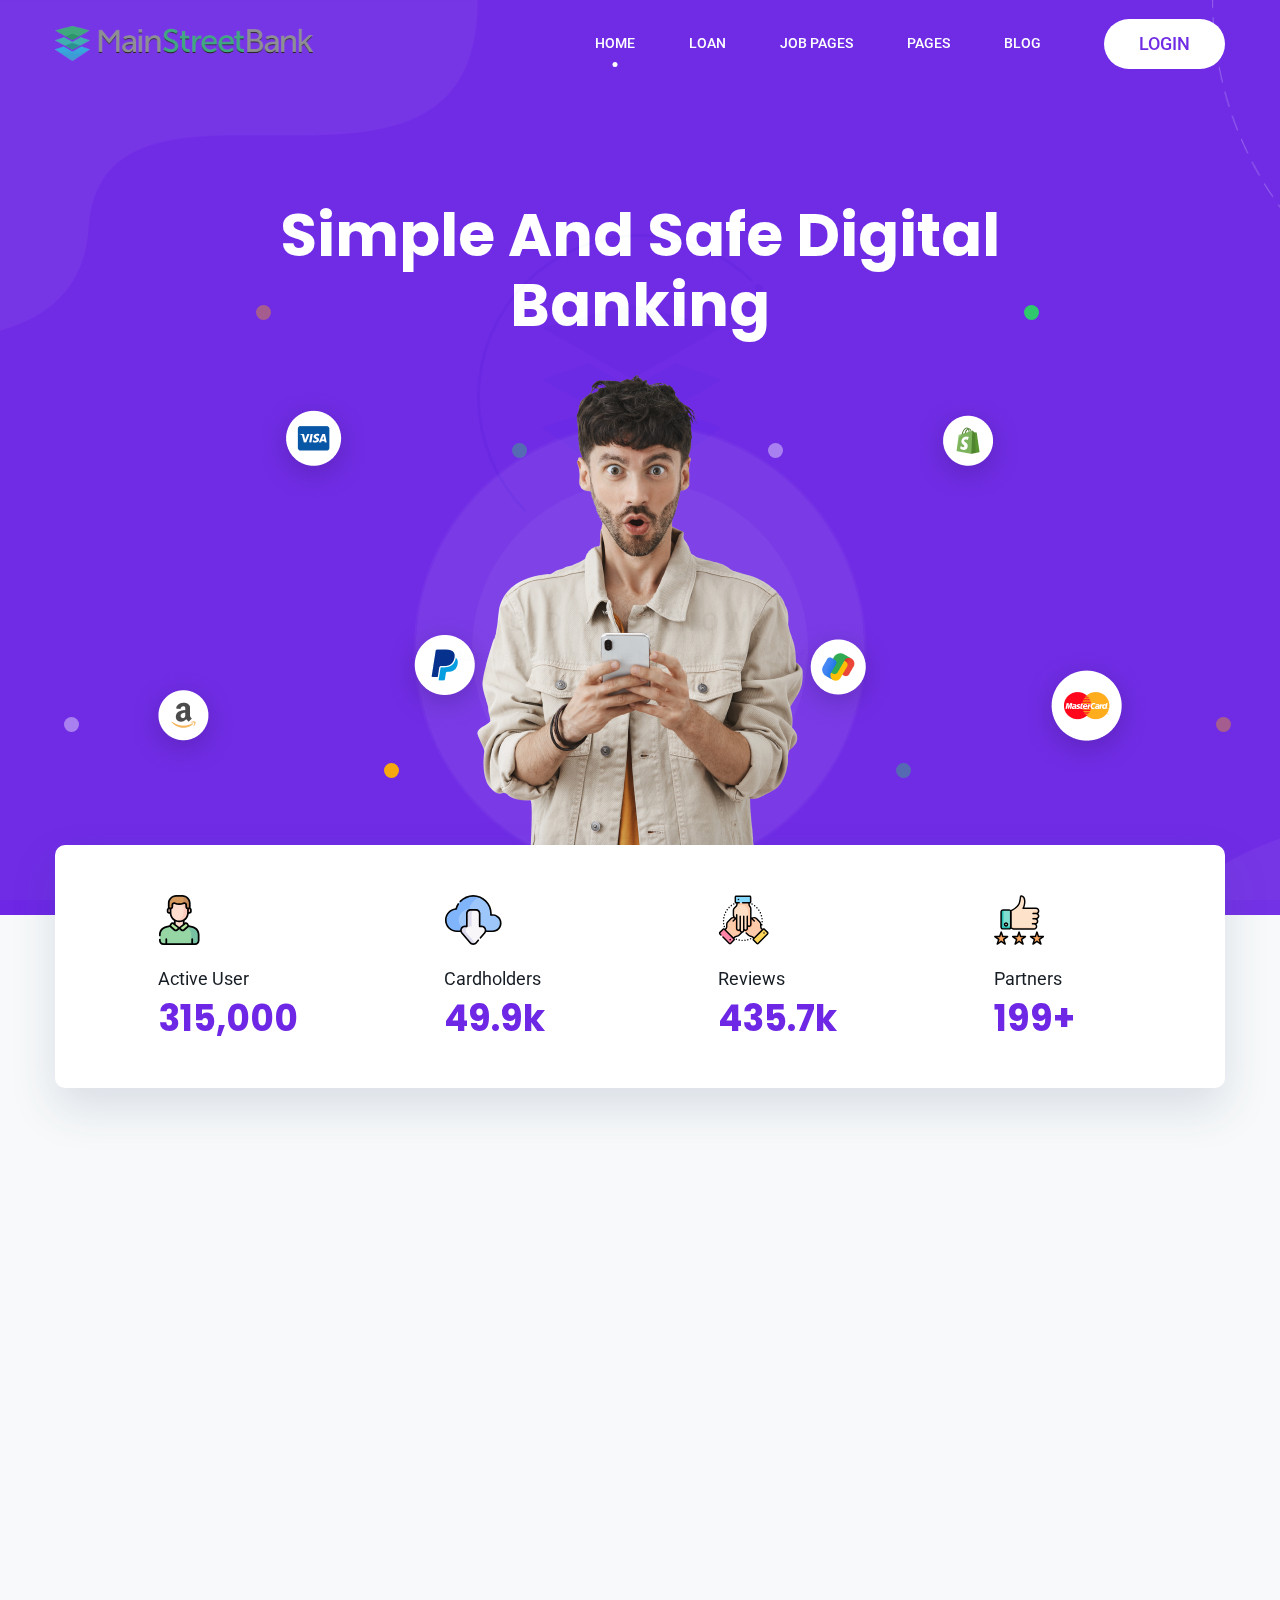
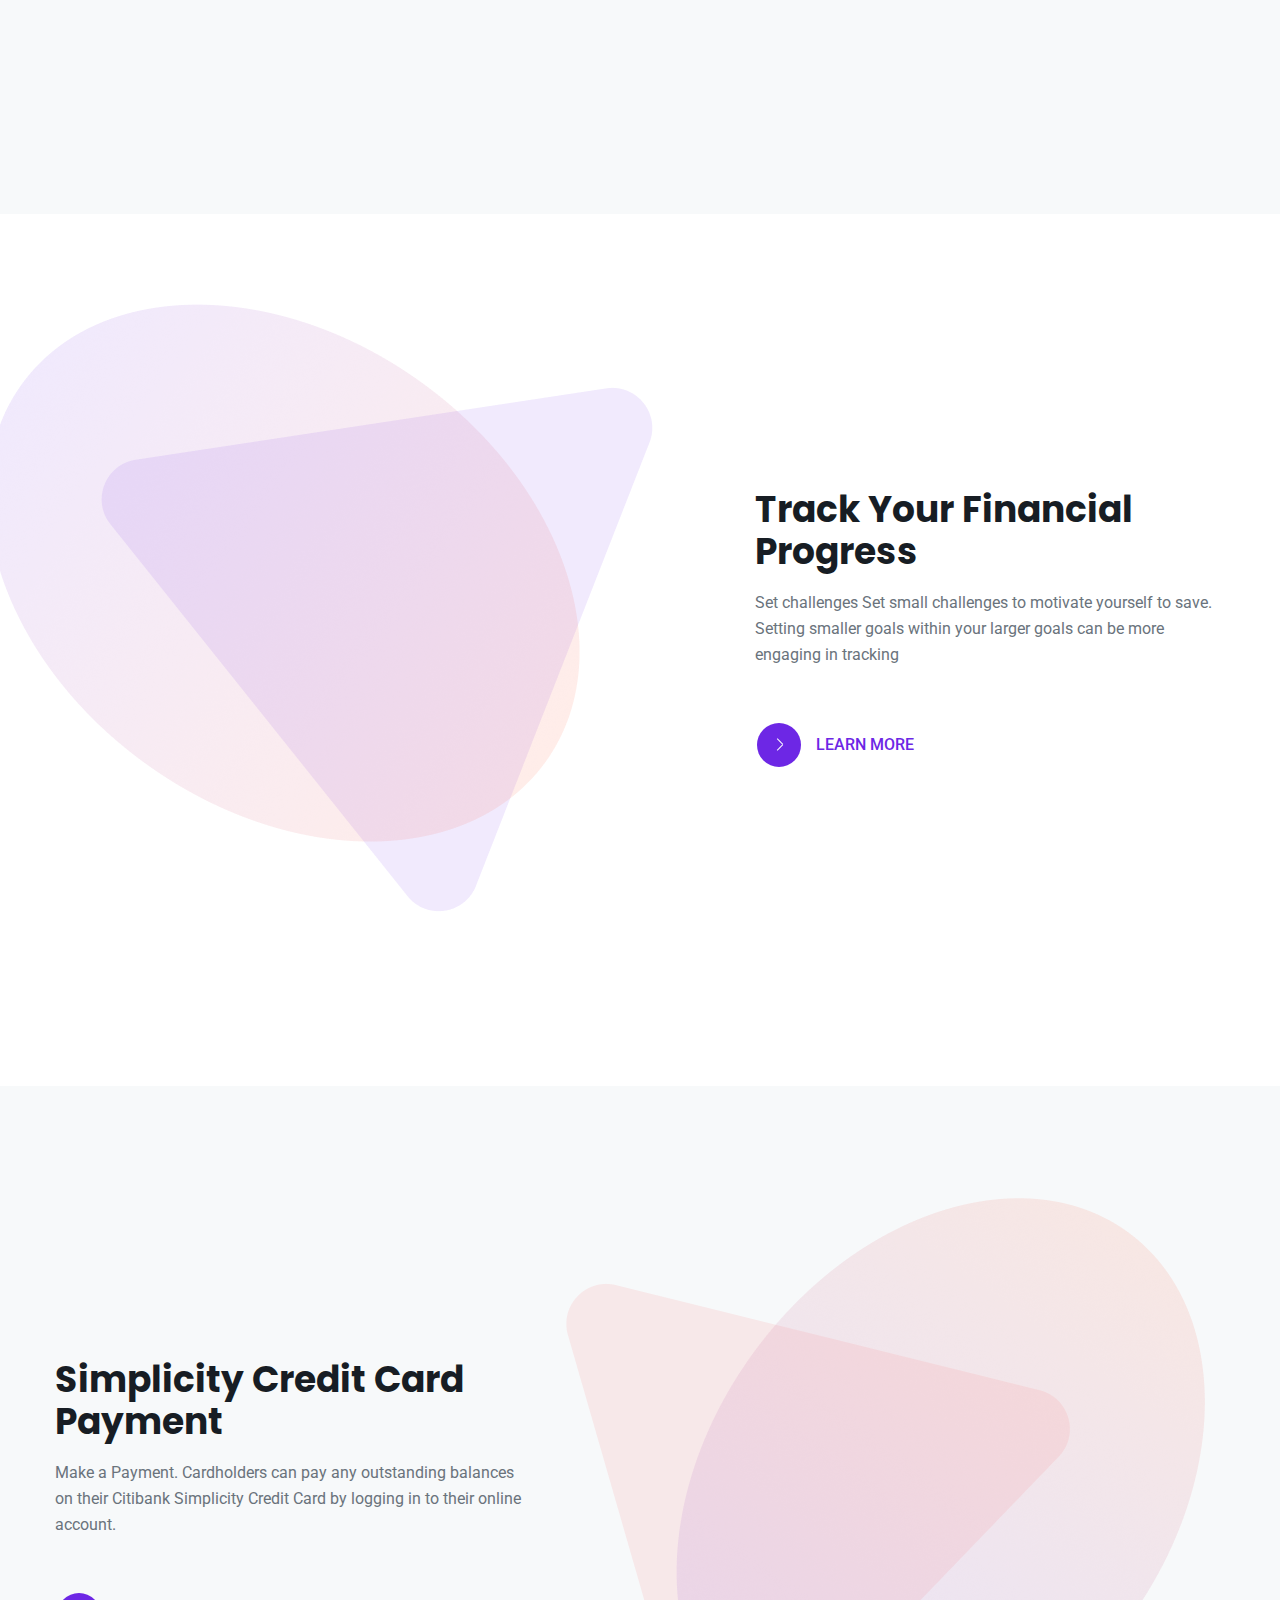
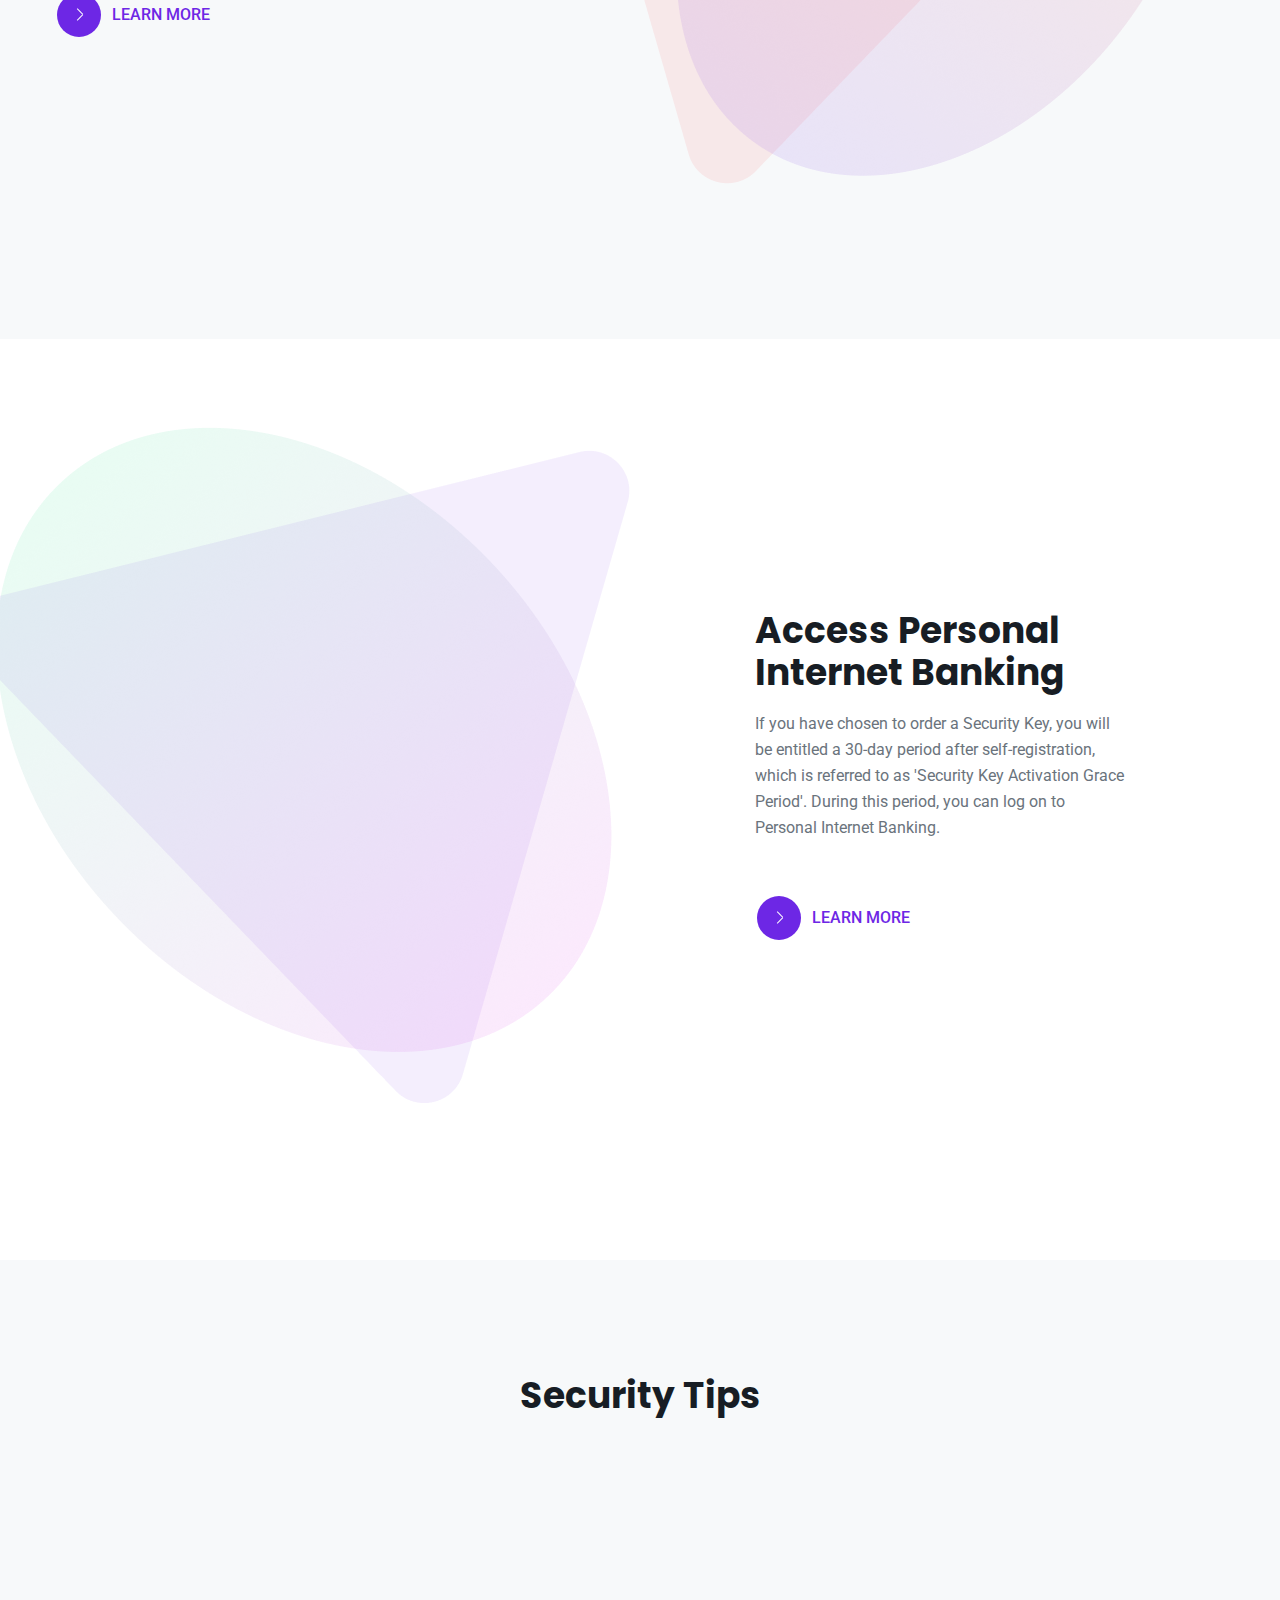
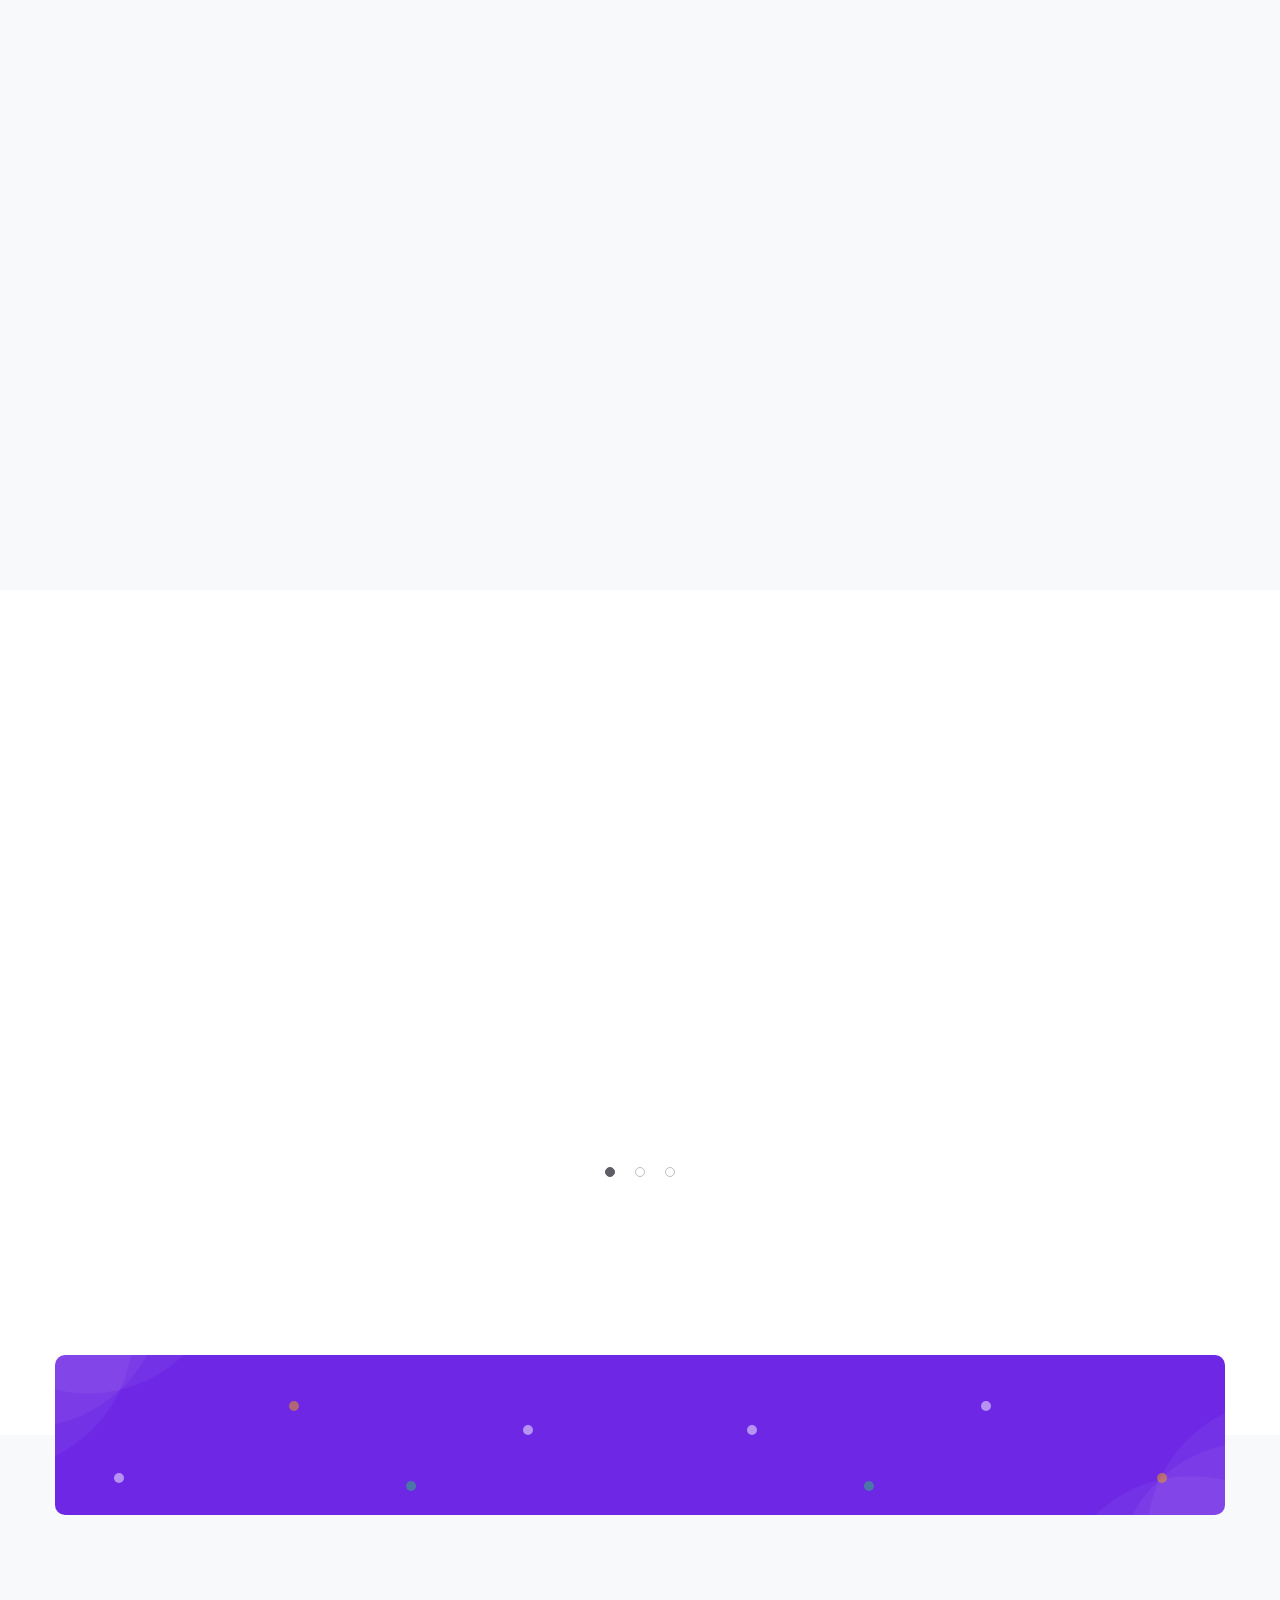
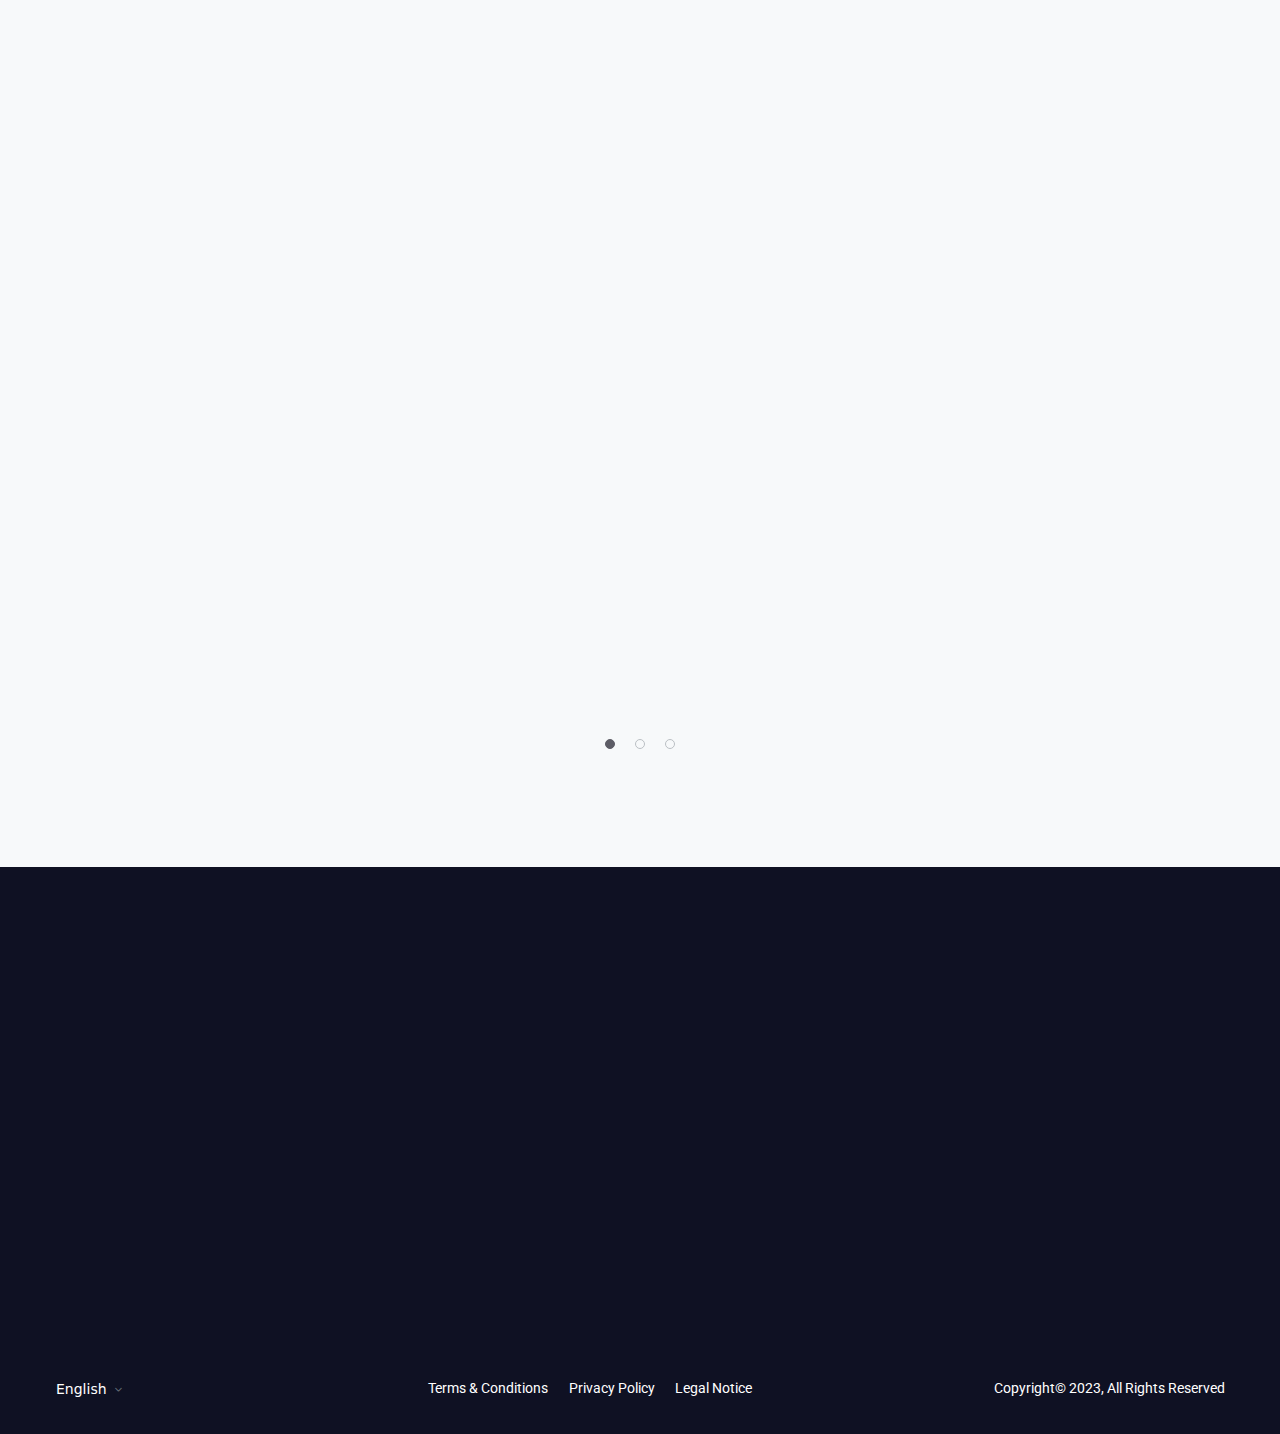
<file: mainstreet-html/index-3.html>
<!DOCTYPE HTML>
<html lang="en-US">


<!-- Mirrored from html-template.spider-themes.net/banca/banca-html/index-3.html by HTTrack Website Copier/3.x [XR&CO'2014], Sun, 01 Jan 2023 23:24:52 GMT -->
<head>
	<meta charset="UTF-8">
	<meta http-equiv="x-ua-compatible" content="ie=edge">
	<meta name="viewport" content="width=device-width,initial-scale=1.0">
	<title>MainstreetBank</title>
	<link rel="shortcut icon" href="img/favicon-16x16.png" type="image/x-icon">

	<!-- CSS here -->
	<link rel="stylesheet" type="text/css" href="css/bootstrap.min.css" media="all" />
	<link rel="stylesheet" type="text/css" href="css/elegant-icons.min.css" media="all" />
	<link rel="stylesheet" type="text/css" href="css/all.min.css" media="all" />
	<link rel="stylesheet" type="text/css" href="css/animate.css" media="all" />
	<link rel="stylesheet" type="text/css" href="css/slick.css" media="all" />
	<link rel="stylesheet" type="text/css" href="css/slick-theme.css" media="all" />
	<link rel="stylesheet" type="text/css" href="css/nice-select.css" media="all" />
	<link rel="stylesheet" type="text/css" href="css/animate.css" media="all" />
	<link rel="stylesheet" type="text/css" href="css/default.css" media="all" />
	<link rel="stylesheet" type="text/css" href="css/style.css" media="all" />
	<link rel="stylesheet" type="text/css" href="css/responsive.css" media="all" />
</head>

<body>
	<!-- Preloader -->
	<div id="preloader">
		<div id="ctn-preloader" class="ctn-preloader">
			<div class="round_spinner">
				<div class="spinner"></div>
				<div class="text">
					<img src="img/logo/udu.png" alt="">
				</div>
			</div>
			<h2 class="head">Did You Know?</h2>
			<p></p>
		</div>
	</div>
	<!-- Header -->
	<header class="header">
		<div class="header-menu header-menu-1" id="sticky">
			<nav class="navbar navbar-expand-lg ">
				<div class="container">
					<a class="navbar-brand sticky_logo ms-auto" href="" >
						<img class="main" src="img/logo/R__2_-removebg-preview (1).png" width="50%" alt="lgo">
						<img class="sticky" src="img/logo/R__2_-removebg-preview (1).png" width="50%" alt="logo">
					</a>
					<button class="navbar-toggler collapsed" type="button" data-bs-toggle="collapse"
						data-bs-target="#navbarSupportedContent" aria-controls="navbarSupportedContent"
						aria-expanded="false" aria-label="Toggle navigation">
						<span class="menu_toggle">
							<span class="hamburger">
								<span></span>
								<span></span>
								<span></span>
							</span>
							<span class="hamburger-cross">
								<span></span>
								<span></span>
							</span>
						</span>
					</button>

					<div class="collapse navbar-collapse" id="navbarSupportedContent">
						<ul class="navbar-nav menu ms-auto">
							<li class="nav-item dropdown submenu ">
								<a href="#" class="nav-link dropdown-toggle active" role="button"
									data-bs-toggle="dropdown" aria-haspopup="true" aria-expanded="false">Home</a>
								<i class="arrow_carrot-down_alt2 mobile_dropdown_icon" aria-hidden="true"
									data-bs-toggle="dropdown"></i>
								<ul class="dropdown-menu">
									
									<li class="nav-item"><a href="index-3.html" class="nav-link active">Home</a>
									</li>

								</ul>
							</li>
							<li class="nav-item dropdown submenu">
								<a class="nav-link dropdown-toggle" href="loan.html" role="button"
									data-bs-toggle="dropdown" aria-haspopup="true" aria-expanded="false">
									Loan
								</a>
								<i class="arrow_carrot-down_alt2 mobile_dropdown_icon" aria-hidden="false"
									data-bs-toggle="dropdown"></i>

								<ul class="dropdown-menu">
									<li class="nav-item"><a class="nav-link" href="loan.html">Get loan</a></li>
									<li class="nav-item"><a class="nav-link" href="#" role="button"
											data-bs-toggle="dropdown" aria-haspopup="true" aria-expanded="false">Loan
											Application</a>
										<i class="arrow_carrot-down_alt2 mobile_dropdown_icon" aria-hidden="false"
											data-bs-toggle="dropdown"></i>

										<ul class="dropdown-menu">
											<li class="nav-item"><a class="nav-link" href=""></a></li>
											<li class="nav-item"><a class="nav-link" href="">
													02</a></li>
											<li class="nav-item"><a class="nav-link" href="">Step
													03</a></li>

										</ul>
									</li>

								</ul>
							</li>
							<li class="nav-item dropdown submenu">
								<a class="nav-link dropdown-toggle" href="career.html" role="button"
									data-bs-toggle="dropdown" aria-haspopup="true" aria-expanded="false">
									Job Pages
								</a>
								<i class="arrow_carrot-down_alt2 mobile_dropdown_icon" aria-hidden="false"
									data-bs-toggle="dropdown"></i>
								<ul class="dropdown-menu">
									<li class="nav-item"><a class="nav-link" href="career.html">Career</a></li>
									<li class="nav-item"><a class="nav-link" href="job-post.html">Jobs</a>
									</li>
									<li class="nav-item"><a class="nav-link" href="job-application.html">Job
											Application</a>
									</li>
								</ul>
							</li>
							<li class="nav-item dropdown submenu">
								<a class="nav-link dropdown-toggle" href="#" role="button" data-bs-toggle="dropdown"
									aria-haspopup="true" aria-expanded="false">
									Pages
								</a>
								<i class="arrow_carrot-down_alt2 mobile_dropdown_icon" aria-hidden="false"
									data-bs-toggle="dropdown"></i>
								<ul class="dropdown-menu ">
									<li class="nav-item"><a class="nav-link" href="card.html">Cards</a></li>
									<li class="nav-item"><a class="nav-link" href="about.html">About Us</a></li>
									<li class="nav-item"><a class="nav-link" href="contact.html">Contact Us</a></li>
									
								</ul>
							</li>
							<li class="nav-item dropdown submenu">
								<a class="nav-link dropdown-toggle" href="blog.html" role="button"
									data-bs-toggle="dropdown" aria-haspopup="true" aria-expanded="false">
									Blog
								</a>
								<i class="arrow_carrot-down_alt2 mobile_dropdown_icon" aria-hidden="false"
									data-bs-toggle="dropdown"></i>
								<ul class="dropdown-menu ">
									<li class="nav-item"><a class="nav-link" href="blog.html">Blog Listing</a></li>
									<li class="nav-item"><a class="nav-link" href="blog-details.html">Blog Details</a>
									</li>
								</ul>
							</li>
						</ul>
						<a class="theme-btn theme-btn-rounded-2" href="mainstreet.bragherstudio.com/view22/index.html">LOGIN</a>
					</div>
				</div>
			</nav>
		</div>
	</header>
	<!-- Header end-->


	<main>

		<!-- banner section -->
		<section class="banner-area" id="banner_animation">
			<div class="bubbles">
				<div data-parallax='{"x": 0, "y": -250, "rotateZ":0}'>
					<div class=" bubble">
					</div>
				</div>
				<div data-parallax='{"x": 0, "y": -250, "rotateZ":0}'>
					<div class=" bubble">
					</div>
				</div>
				<div data-parallax='{"x": 50, "y": -250, "rotateZ":0}'>
					<div class=" bubble">
					</div>
				</div>
				<div data-parallax='{"x": 60, "y": -200, "rotateZ":0}'>
					<div class=" bubble">
					</div>
				</div>
				<div data-parallax='{"x": 50, "y": -130, "rotateZ":0}'>
					<div class=" bubble">
					</div>
				</div>
				<div data-parallax='{"x": 130, "y": 250, "rotateZ":0}'>
					<div class=" bubble">
					</div>
				</div>
				<div data-parallax='{"x": 0, "y": -250, "rotateZ":0}'>
					<div class=" bubble">
					</div>
				</div>
				<div data-parallax='{"x": 100, "y": -250, "rotateZ":0}'>
					<div class=" bubble">
					</div>
				</div>
			</div>
			<div class="logos">
				<img src="img/banner/Logo-1.png" alt="social">
				<img src="img/banner/Logo-2.png" alt="social">
				<img src="img/banner/Logo-3.png" alt="social">
				<img src="img/banner/Logo-4.png" alt="social">
				<img src="img/banner/Logo-5.png" alt="social">
				<img src="img/banner/Logo-6.png" alt="social">
			</div>
			<div class="container">
				<div class="row">
					<div class="col-lg-10 mx-auto">
						<div class="banner-content text-center pt-200">
							<h1>Simple and Safe Digital <br /> Banking </h1>
							<div class="img-area mt-35">
								<img class="img-fluid" data-depth="0.6" src="img/banner/person.png" alt="person">
							</div>

							<div class="symbol-pulse">
								<div class="pulse-1"></div>
								<div class="pulse-2"></div>
								<div class="pulse-x"></div>
							</div>
						</div>
					</div>
				</div>

				<!-- statistics area -->
				<div class="row position-relative">
					<div class="col-12">
						<div class="floated-widget">
							<div class="row text-center gy-2 gy-lg-0">
								<div class="col-lg-3 col-6">
									<div class="statistics-widget-1 text-start pt-10">
										<img src="img/banner/icon-1.svg" alt="icon">
										<p>Active user</p>
										<h2 class="counter"><span>315,000</span></h2>
									</div>
								</div>

								<div class="col-lg-3 col-6">
									<div class="statistics-widget-1 text-start pt-10">
										<img src="img/banner/icon-2.svg" alt="icon">
										<p>Cardholders</p>
										<h2 class="counter"><span>49.9</span>k</h2>
									</div>
								</div>
								<div class="col-lg-3 col-6">
									<div class="statistics-widget-1 text-start pt-10">
										<img src="img/banner/icon-3.svg" alt="icon">
										<p>reviews</p>
										<h2 class="counter"><span>435.7</span>k</h2>
									</div>
								</div>
								<div class="col-lg-3 col-6">
									<div class="statistics-widget-1 text-start pt-10">
										<img src="img/banner/icon-4.svg" alt="icon">
										<p>partners</p>
										<h2 class="counter"><span>199</span>+</h2>
									</div>
								</div>
							</div>
						</div>
					</div>
				</div>
			</div>
		</section>
		<!-- banner section end-->


		<!-- feature section -->
		<section id="feature" class="feature-area pt-200 pb-130">
			<div class="container">
				<div class="row">
					<div class="col-lg-6 mx-auto pt-160 pt-lg-90 pb-65">
						<div class="section-title">
							<h2 class="wow fadeInUp">Our Featured</h2>
							<p class="wow fadeInUp" data-wow-delay="0.3s">You may want top security so that you can rest
								assured that your accounts will not be
								compromised while you're using the app.</p>
						</div>
					</div>
				</div>
				<div class="row gy-xl-0 gy-4">
					<div class="col-xl-3 col-md-6">
						<div class="feature-card-widget wow fadeInUp">
							<div class="card-img">
								<img src="img/feature/icon-1.svg" alt="feature svg">
							</div>
							<h4>Prepaid Card</h4>
							<p>It is a long established fact that a reader will be distracted by the readable content
							</p>
						</div>
					</div>
					<div class="col-xl-3 col-md-6">
						<div class="feature-card-widget wow fadeInUp" data-wow-delay="0.3s">
							<div class="card-img">
								<img src="img/feature/icon-2.svg" alt="feature svg">
							</div>
							<h4>Easy to use</h4>
							<p>The way to solve the word placement to treat the phrase "easy to use" as a single.</p>
						</div>
					</div>
					<div class="col-xl-3 col-md-6">
						<div class="feature-card-widget wow fadeInUp" data-wow-delay="0.6s">
							<div class="card-img">
								<img src="img/feature/icon-3.svg" alt="feature svg">
							</div>
							<h4>save your Card</h4>
							<p>We keep your information safe and notify you anytime your saved payment card.</p>
						</div>
					</div>
					<div class="col-xl-3 col-md-6">
						<div class="feature-card-widget wow fadeInUp" data-wow-delay="0.9s">
							<div class="card-img">
								<img src="img/feature/icon-4.svg" alt="feature svg">
							</div>
							<h4>pay bill</h4>
							<p>That's why we have a wide range of bill payment options through our Banking service.</p>
						</div>
					</div>
				</div>
			</div>
		</section>
		<!-- feature section end-->

		<!-- track financial progress section -->
		<section class="track-f-progress pt-125 pb-160">
			<div class="container">
				<div class="row gy-lg-0 gy-4 pb-10">
					<div class="col-md-6 mx-auto">
						<div class="img-content">
							<img class="bg-img" src="img/track-progress/shape-bg.png" alt="">
							<img class="track-3 wow fadeInUp" src="img/track-progress/track-1.png" alt="">
							<img class="track-img track-1 wow fadeInRight" data-wow-delay="0.3s"
								src="img/track-progress/track-2.png" alt="">
							<img class="track-img track-2 wow fadeInRight" data-wow-delay="0.5s"
								src="img/track-progress/track-3.png" alt="">
						</div>
					</div>

					<div class="col-lg-6 col-xl-5 offset-xl-1 d-flex align-items-center">
						<div class="text-content">
							<h2>Track Your Financial Progress</h2>
							<p>Set challenges Set small challenges to motivate yourself to save. Setting smaller goals
								within
								your larger goals can be more engaging in tracking </p>

							<div>
								<a class="theme-btn-2 mt-55" href="#">
									<span class="arrow">
										<span class="horizontal-line"></span>
									</span>Learn more
								</a>
							</div>
						</div>
					</div>
				</div>
			</div>
		</section>
		<!-- track financial progress section end-->

		<!-- card payment section -->
		<section class="card-payment pt-100 pb-130">
			<div class="container">
				<div class="row gy-lg-0 gy-4">
					<div class="col-lg-6 col-xl-5 d-flex align-items-center order-2 order-lg-1">
						<div class="text-content">
							<h2>Simplicity Credit Card Payment</h2>
							<p>Make a Payment. Cardholders can pay any outstanding balances on their Citibank Simplicity
								Credit
								Card by logging in to their online account.</p>

							<div>
								<a class="theme-btn-2 mt-55" href="#">
									<span class="arrow"><span class="horizontal-line"></span></span>Learn more
								</a>
							</div>
						</div>
					</div>
					<div class="col-md-6 mx-auto offset-xl-1 order-1 order-lg-2">
						<div class="img-content">
							<img class="bg-img" src="img/card-payment/shape-bg.png" alt="">
							<img class="card-1 img-fluid wow fadeInLeft" src="img/card-payment/card-1.png" alt="">
							<img class="card-2 wow fadeInLeft" data-wow-delay="0.3s" src="img/card-payment/card-2.png"
								alt="">
						</div>
					</div>
				</div>
			</div>
		</section>
		<!-- card payment section end-->

		<!-- internet banking section -->
		<section class="internet-banking pt-100 pb-150">
			<div class="container">
				<div class="row gy-lg-0 gy-4">
					<div class="col-md-6 mx-auto mx-lg-0 text-center">
						<div class="img-content">
							<img class="bg-img" src="img/internet-banking/shape-bg.png" alt="">
							<img class="bank-main img-fluid wow fadeInUp" src="img/internet-banking/img-1.png" alt="">
							<img class="bank-1 img-fluid wow fadeInRight" data-wow-delay="0.3s"
								src="img/internet-banking/img-2.png" alt="">
							<img class="bank-2 img-fluid wow fadeInLeft" data-wow-delay="0.6s"
								src="img/internet-banking/img-3.png" alt="">
							<img class="bank-3 img-fluid wow fadeInRight" data-wow-delay="0.8s"
								src="img/internet-banking/info.png" alt="">
						</div>
					</div>

					<div class="col-lg-6 col-xl-4 offset-xl-1 d-flex align-items-center">
						<div class="text-content">
							<h2>Access Personal Internet Banking</h2>
							<p>If you have chosen to order a Security Key, you will be entitled a 30-day period after
								self-registration, which is referred to as 'Security Key Activation Grace Period'.
								During
								this
								period, you can log on to Personal Internet Banking.</p>

							<div>
								<a class="theme-btn-2 mt-55" href="#">
									<span class="arrow"><span class="horizontal-line"></span></span>Learn more
								</a>
							</div>
						</div>
					</div>
				</div>
			</div>
		</section>
		<!-- internet banking section end-->

		<!-- secutity tips section -->
		<section class="security-area pt-115 pb-130">
			<div class="container">
				<div class="section-title">
					<h2>Security Tips</h2>
				</div>

				<div class="row pt-40">
					<div class="col-xl-6">
						<div class="single-security-widget wow fadeInUp">
							<div class="security-img text-center">
								<img class="img-fluid round-15" src="img/security-tips/img-1.png" alt="security image">
							</div>
							<div class="security-content">
								<h4>Online Security</h4>
								<p>Banca will never send emails that ask for confidential information. We will never
									seek
									your personal details such as account information, password, etc at any time.</p>
							</div>
						</div>
					</div>
					<div class="col-xl-6">
						<div class="single-security-widget mt-xl-0 mt-4 wow fadeInRight" data-wow-delay="0.2s">
							<div class="row align-items-center">
								<div class="col-4">
									<div class="security-img h-100">
										<img class="img-fluid round-10 h-100" src="img/security-tips/img-2.png"
											alt="security image">
									</div>
								</div>
								<div class="col-8">
									<div class="security-content-2 ps-2">
										<p class="mb-4">
											Naver share your OTP with anyon,click here for more security tips to keep
											you
											safe.
										</p>
										<span class="tips-title">Card Safety</span>
									</div>
								</div>
							</div>
						</div>

						<div class="single-security-widget mt-25 mt-lg-30 wow fadeInRight" data-wow-delay="0.4s">
							<div class="row">

								<div class="col-7">
									<div class="security-content-2">
										<p>
											Never disclose your pin number to anyone, Mashreq staff will never ask for
											your
											pin number. For your security, we recommend that you change your ATM PIN
											regularly.
										</p>
										<span class="tips-title mt-35">ATM Safety</span>
									</div>
								</div>

								<div class="col-5">
									<div class="security-img h-100">
										<img class="img-fluid round-10 h-100" src="img/security-tips/img-3.png"
											alt="security image">
									</div>
								</div>
							</div>
						</div>
					</div>
				</div>
			</div>
		</section>
		<!-- secutity tips section end-->

		<!-- what client says section -->
		<section class="client-area pt-110 ">
			<div class="container">
				<div class="section-title">
					<h2 class="wow fadeInUp mb-0">What Our Client Say</h2>
				</div>


				<div class=" client-slider pt-45 pb-140">
					<div class="single-client wow fadeInUp" data-wow-delay="0.1s">
						<img class="img-fluid rounded-circle" src="img/client/client-1.png" alt="cleint">
						<p class="quote">Assertively procrastinate distributed relationships whereas equity invested
							intellectual capital
							everything</p>
						<div class="client-info">
							<div>
								<p>Moshrarf Hossan</p>
								<span class="role">Ui / Ux Designer</span>
							</div>
							<div class="rating">
								<a href="#"><i class="icon_star"></i></a>
								<a href="#"><i class="icon_star"></i></a>
								<a href="#"><i class="icon_star"></i></a>
								<a href="#"><i class="icon_star"></i></a>
								<a href="#"><i class="icon_star"></i></a>
							</div>
						</div>
					</div>
					<div class="single-client wow fadeInUp" data-wow-delay="0.3s">
						<img class="img-fluid rounded-circle" src="img/client/client-2.png" alt="cleint">
						<p class="quote">Assertively procrastinate distributed relationships whereas equity invested
							intellectual capital
							everything</p>
						<div class="client-info">
							<div>
								<p>Eh Jewel</p>
								<span class="role">Spider Themes,CEO</span>
							</div>
							<div class="rating">
								<a href="#"><i class="icon_star"></i></a>
								<a href="#"><i class="icon_star"></i></a>
								<a href="#"><i class="icon_star"></i></a>
								<a href="#"><i class="icon_star"></i></a>
								<a href="#"><i class="icon_star"></i></a>
							</div>
						</div>
					</div>
					<div class="single-client wow fadeInUp" data-wow-delay="0.5s">
						<img class="img-fluid rounded-circle" src="img/client/client-3.png" alt="cleint">
						<p class="quote">Assertively procrastinate distributed relationships whereas equity invested
							intellectual capital
							everything</p>
						<div class="client-info">
							<div>
								<p>Arif Rahman</p>
								<span class="role">Junior web developer</span>
							</div>
							<div class="rating">
								<a href="#"><i class="icon_star"></i></a>
								<a href="#"><i class="icon_star"></i></a>
								<a href="#"><i class="icon_star"></i></a>
								<a href="#"><i class="icon_star"></i></a>
								<a href="#"><i class="icon_star"></i></a>
							</div>
						</div>
					</div>
					<div class="single-client wow fadeInUp" data-wow-delay="0.7s">
						<img class="img-fluid rounded-circle" src="img/client/client-1.png" alt="cleint">
						<p class="quote">Assertively procrastinate distributed relationships whereas equity invested
							intellectual capital
							everything</p>
						<div class="client-info">
							<div>
								<p>Moshrarf Hossan</p>
								<span class="role">Ui / Ux Designer</span>
							</div>
							<div class="rating">
								<a href="#"><i class="icon_star"></i></a>
								<a href="#"><i class="icon_star"></i></a>
								<a href="#"><i class="icon_star"></i></a>
								<a href="#"><i class="icon_star"></i></a>
								<a href="#"><i class="icon_star"></i></a>
							</div>
						</div>
					</div>
					<div class="single-client wow fadeInUp" data-wow-delay="0.9s">
						<img class="img-fluid rounded-circle" src="img/client/client-2.png" alt="cleint">
						<p class="quote">Assertively procrastinate distributed relationships whereas equity invested
							intellectual capital
							everything</p>
						<div class="client-info">
							<div>
								<p>Eh Jewel</p>
								<span class="role">Spider Themes,CEO</span>
							</div>
							<div class="rating">
								<a href="#"><i class="icon_star"></i></a>
								<a href="#"><i class="icon_star"></i></a>
								<a href="#"><i class="icon_star"></i></a>
								<a href="#"><i class="icon_star"></i></a>
								<a href="#"><i class="icon_star"></i></a>
							</div>
						</div>
					</div>
					<div class="single-client wow fadeInUp" data-wow-delay="1.1s">
						<img class="img-fluid rounded-circle" src="img/client/client-3.png" alt="cleint">
						<p class="quote">Assertively procrastinate distributed relationships whereas equity invested
							intellectual capital
							everything</p>
						<div class="client-info">
							<div>
								<p>Arif Rahman</p>
								<span class="role">Junior web developer</span>
							</div>
							<div class="rating">
								<a href="#"><i class="icon_star"></i></a>
								<a href="#"><i class="icon_star"></i></a>
								<a href="#"><i class="icon_star"></i></a>
								<a href="#"><i class="icon_star"></i></a>
								<a href="#"><i class="icon_star"></i></a>
							</div>
						</div>
					</div>
					<div class="single-client wow fadeInUp" data-wow-delay="1.3s">
						<img class="img-fluid rounded-circle" src="img/client/client-1.png" alt="cleint">
						<p class="quote">Assertively procrastinate distributed relationships whereas equity invested
							intellectual capital
							everything</p>
						<div class="client-info">
							<div>
								<p>Moshrarf Hossan</p>
								<span class="role">Ui / Ux Designer</span>
							</div>
							<div class="rating">
								<a href="#"><i class="icon_star"></i></a>
								<a href="#"><i class="icon_star"></i></a>
								<a href="#"><i class="icon_star"></i></a>
								<a href="#"><i class="icon_star"></i></a>
								<a href="#"><i class="icon_star"></i></a>
							</div>
						</div>
					</div>
					<div class="single-client wow fadeInUp" data-wow-delay="1.5s">
						<img class="img-fluid rounded-circle" src="img/client/client-2.png" alt="cleint">
						<p class="quote">Assertively procrastinate distributed relationships whereas equity invested
							intellectual capital
							everything</p>
						<div class="client-info">
							<div>
								<p>Eh Jewel</p>
								<span class="role">Spider Themes,CEO</span>
							</div>
							<div class="rating">
								<a href="#"><i class="icon_star"></i></a>
								<a href="#"><i class="icon_star"></i></a>
								<a href="#"><i class="icon_star"></i></a>
								<a href="#"><i class="icon_star"></i></a>
								<a href="#"><i class="icon_star"></i></a>
							</div>
						</div>
					</div>
					<div class="single-client wow fadeInUp" data-wow-delay="1.7s">
						<img class="img-fluid rounded-circle" src="img/client/client-3.png" alt="cleint">
						<p class="quote">Assertively procrastinate distributed relationships whereas equity invested
							intellectual capital
							everything</p>
						<div class="client-info">
							<div>
								<p>Arif Rahman</p>
								<span class="role">Junior web developer</span>
							</div>
							<div class="rating">
								<a href="#"><i class="icon_star"></i></a>
								<a href="#"><i class="icon_star"></i></a>
								<a href="#"><i class="icon_star"></i></a>
								<a href="#"><i class="icon_star"></i></a>
								<a href="#"><i class="icon_star"></i></a>
							</div>
						</div>
					</div>
				</div>

				<!-- call to action area -->
				<div class="row pt-110">
					<div class="col-md-12 position-relative">
						<div class="cta cta-2" style="background-image: url(img/client/cta-bg.png);">
							<div class="bubbles">
								<div class="bubble-1"></div>
								<div class="bubble-2"></div>
								<div class="bubble-3"></div>
								<div class="bubble-4"></div>
								<div class="bubble-5"></div>
								<div class="bubble-6"></div>
								<div class="bubble-7"></div>
								<div class="bubble-8"></div>
							</div>
							<div class="row gy-xl-0 gy-4">
								<div class="col-xl-5">
									<!-- <div class="cta-content wow fadeInLeft text-center text-xl-start">
										<h2>Download Our Free Mobile App</h2>
									</div>
								</div>
								<div
									class="col-xl-7 d-flex align-items-center flex-wrap justify-content-xl-end justify-content-center">
									<a href="#">
										<div class="app-btn mt-3 mt-sm-0 wow fadeInRight" data-wow-delay="0.1s"> -->
											<!-- <i class="fab fa-google-play"></i> -->
											<!-- <div class="btn-text"> -->
												<!-- <span>GET IT ON</span>
												<p>Google Play</p> -->
											</div>
										</div>
									</a>
									<!-- <a href="#">
										<div class="app-btn mt-3 mt-sm-0 wow fadeInRight" data-wow-delay="0.2s"> -->
											<!-- <i class="fab fa-apple"></i> -->
											<!-- <div class="btn-text">
												<span>De</span> -->
												<p></p>
											</div>
										</div>
									</a>
								</div>
							</div>
						</div>
					</div>
				</div>
			</div>
		</section>
		<!-- what client says section end -->

		<!-- our news section -->
		<section class="news-area pt-200 pb-110">
			<div class="container ">
				<div class="section-title pt-30">
					<h2 class="wow fadeInUp">MainstreetBank Latest News</h2>
				</div>

				<div class="news-slider  pt-30 ">
					<div class="blog-widget-1 wow fadeInUp" data-wow-delay="0.1s">
						<img class="w-sm-auto w-100" src="img/blog/news-1.png" alt="news image">

						<div class="blog-content pr-20 pl-20">
							<h4><a href="#">What credit limit should I request?</a></h4>
							<p>You can apply for a credit card online, over the phone, by mail or in person. Applying
								online
								is the best, most...</p>

							<a class="read-more" href="#">Read More <i class="arrow_right"></i></a>
						</div>
					</div>
					<div class="blog-widget-1 wow fadeInUp" data-wow-delay="0.3s">
						<img class="w-sm-auto w-100" src="img/blog/news-2.png" alt="news image">

						<div class="blog-content pr-20 pl-20">
							<h4><a href="#">Which bank account should I open</a></h4>
							<p>You can apply for a credit card online, over the phone, by mail or in person. Applying
								online
								is the best, most...</p>

							<a class="read-more" href="#">Read More <i class="arrow_right"></i></a>
						</div>
					</div>
					<div class="blog-widget-1 wow fadeInUp" data-wow-delay="0.5s">
						<img class="w-sm-auto w-100" src="img/blog/news-3.png" alt="news image">

						<div class="blog-content pr-20 pl-20">
							<h4><a href="#">Banking Basics: get to know your bank account</a></h4>
							<p>You can apply for a credit card online, over the phone, by mail or in person. Applying
								online
								is the best, most...</p>

							<a class="read-more" href="#">Read More <i class="arrow_right"></i></a>
						</div>
					</div>
					<div class="blog-widget-1 wow fadeInUp" data-wow-delay="0.7s">
						<img class="w-sm-auto w-100" src="img/blog/news-1.png" alt="news image">

						<div class="blog-content pr-20 pl-20">
							<h4><a href="#">What credit limit should I request?</a></h4>
							<p>You can apply for a credit card online, over the phone, by mail or in person. Applying
								online
								is the best, most...</p>

							<a class="read-more" href="#">Read More <i class="arrow_right"></i></a>
						</div>
					</div>
					<div class="blog-widget-1 wow fadeInUp" data-wow-delay="0.9s">
						<img class="w-sm-auto w-100" src="img/blog/news-2.png" alt="news image">

						<div class="blog-content pr-20 pl-20">
							<h4><a href="#">Which bank account should I open</a></h4>
							<p>You can apply for a credit card online, over the phone, by mail or in person. Applying
								online
								is the best, most...</p>

							<a class="read-more" href="#">Read More <i class="arrow_right"></i></a>
						</div>
					</div>
					<div class="blog-widget-1 wow fadeInUp" data-wow-delay="1.1s">
						<img class="w-sm-auto w-100" src="img/blog/news-3.png" alt="news image">

						<div class="blog-content pr-20 pl-20">
							<h4><a href="#">Banking Basics: get to know your bank account</a></h4>
							<p>You can apply for a credit card online, over the phone, by mail or in person. Applying
								online
								is the best, most...</p>

							<a class="read-more" href="#">Read More <i class="arrow_right"></i></a>
						</div>
					</div>
					<div class="blog-widget-1 wow fadeInUp" data-wow-delay="1.3s">
						<img class="w-sm-auto w-100" src="img/blog/news-1.png" alt="news image">

						<div class="blog-content pr-20 pl-20">
							<h4><a href="#">What credit limit should I request?</a></h4>
							<p>You can apply for a credit card online, over the phone, by mail or in person. Applying
								online
								is the best, most...</p>

							<a class="read-more" href="#">Read More <i class="arrow_right"></i></a>
						</div>
					</div>
					<div class="blog-widget-1 wow fadeInUp" data-wow-delay="1.5s">
						<img class="w-sm-auto w-100" src="img/blog/news-2.png" alt="news image">

						<div class="blog-content pr-20 pl-20">
							<h4><a href="#">Which bank account should I open</a></h4>
							<p>You can apply for a credit card online, over the phone, by mail or in person. Applying
								online
								is the best, most...</p>

							<a class="read-more" href="#">Read More <i class="arrow_right"></i></a>
						</div>
					</div>
					<div class="blog-widget-1 wow fadeInUp" data-wow-delay="1.7s">
						<img class="w-sm-auto w-100" src="img/blog/news-3.png" alt="news image">

						<div class="blog-content pr-20 pl-20">
							<h4><a href="#">Banking Basics: get to know your bank account</a></h4>
							<p>You can apply for a credit card online, over the phone, by mail or in person. Applying
								online
								is the best, most...</p>

							<a class="read-more" href="#">Read More <i class="arrow_right"></i></a>
						</div>
					</div>
				</div>
			</div>
		</section>

		<!-- our news section end -->
	</main>

	<!-- footer -->
	<footer class="footer footer-1">
		<div class="footer-top  pt-115 pb-90">
			<div class="container">
				<div class="row">

					<div class="col-xl-4 col-lg-3 col-6 pr-lg-90">
						<div class="footer-widget mb-30 wow fadeInLeft">
							<div class="flog mb-35">
								
							</div>
							<div class="footer-text mb-20">
								<p>Follow us on social media to find out the latest updates on our progress.</p>
							</div>
							<div class="social-icon mt-5">
								<a href="#"><i class="fab fa-facebook-f"></i></a>
								<a href="#"><i class="fab fa-twitter"></i></a>
								<a href="#"><i class="fab fa-google"></i></a>
							</div>
						</div>
					</div>


					<div class="col-xl-3 col-lg-2 col-6">
						<div class="footer-widget mb-30 wow fadeInUp" data-wow-delay="0.1s">
							<div class="f-widget-title">
								<h5>product</h5>
							</div>
							<div class="footer-link">
								<ul>
									<li><a href="#"> Download</a></li>
									<li><a href="#"> Payments</a></li>
									<li><a href="#"> Online Banking</a></li>
								</ul>
							</div>
						</div>
					</div>
					<div class="col-xl-3 col-lg-2 col-6">
						<div class="footer-widget mb-30 wow fadeInUp" data-wow-delay="0.3s">
							<div class="f-widget-title">
								<h5>Company</h5>
							</div>
							<div class="footer-link">
								<ul>
									<li><a href="#"> About Us</a></li>
									<li><a href="#"> Contact us</a></li>
									<li><a href="#"> Roadmap</a></li>
									<li><a href="#"> Blog</a></li>
									<li><a href="#"> Careers</a></li>
								</ul>
							</div>
						</div>

					</div>
					<div class="col-xl-2 col-lg-2 col-6">
						<div class="footer-widget mb-30 wow fadeInUp" data-wow-delay="0.5s">
							<div class="f-widget-title">
								<h5>Services</h5>
							</div>
							<div class="footer-link">
								<ul>
									<li><a href="#">Borrow money</a></li>
									<li><a href="#">Collective loans</a></li>
									<li><a href="#">Budget schedule</a></li>
									<li><a href="#">Debt calculator</a></li>
									<li><a href="#">Student scholarship</a></li>
								</ul>
							</div>
						</div>
					</div>
				</div>
			</div>
		</div>
		<!-- copyright area -->
		<div class="copyright py-4">
			<div class="container-lg container-fluid">
				<div class="row align-items-center ">
					<div class="col-lg-3">
						<div class="d-flex justify-content-center d-lg-block">
							<select id="select-lang">
								<option value="English">English</option>
								<option value="Bangla">Bangla</option>
								<option value="French">French</option>
								<option value="Hindi">Hindi</option>
							</select>
						</div>
					</div>
					<div class="col-lg-5  text-center short-text">
						<a href="#">Terms & Conditions </a>
						<a href="#">Privacy Policy</a>
						<a href="#">Legal Notice</a>
					</div>
					<div class="col-lg-4 text-center text-lg-end ">
						<div class="copyright-text short-text">
							<p>Copyright&copy; 2023, All Rights Reserved</p>
						</div>
					</div>

				</div>
			</div>
		</div>
	</footer>
	<!-- footer end -->

	<!-- Back to top button -->
	<a id="back-to-top" title="Back to Top"></a>

	<!-- JS here -->
	<script type="text/javascript" src="js/jquery-3.6.0.min.js"></script>
	<script type="text/javascript" src="js/preloader.js"></script>
	<script type="text/javascript" src="js/bootstrap.bundle.min.js"></script>
	<script type="text/javascript" src="js/jquery.smoothscroll.min.js"></script>
	<script type="text/javascript" src="js/jquery.waypoints.min.js"></script>
	<script type="text/javascript" src="js/jquery.counterup.min.js"></script>
	<script type="text/javascript" src="js/jquery.nice-select.min.js"></script>
	<script type="text/javascript" src="js/slick.min.js"></script>
	<script type="text/javascript" src="js/parallax.js"></script>
	<script type="text/javascript" src="js/jquery.parallax-scroll.js"></script>
	<script type="text/javascript" src="js/wow.min.js"></script>
	<script type="text/javascript" src="js/custom.js"></script>
</body>


<!-- Mirrored from html-template.spider-themes.net/banca/banca-html/index-3.html by HTTrack Website Copier/3.x [XR&CO'2014], Sun, 01 Jan 2023 23:25:17 GMT -->
</html>
</file>
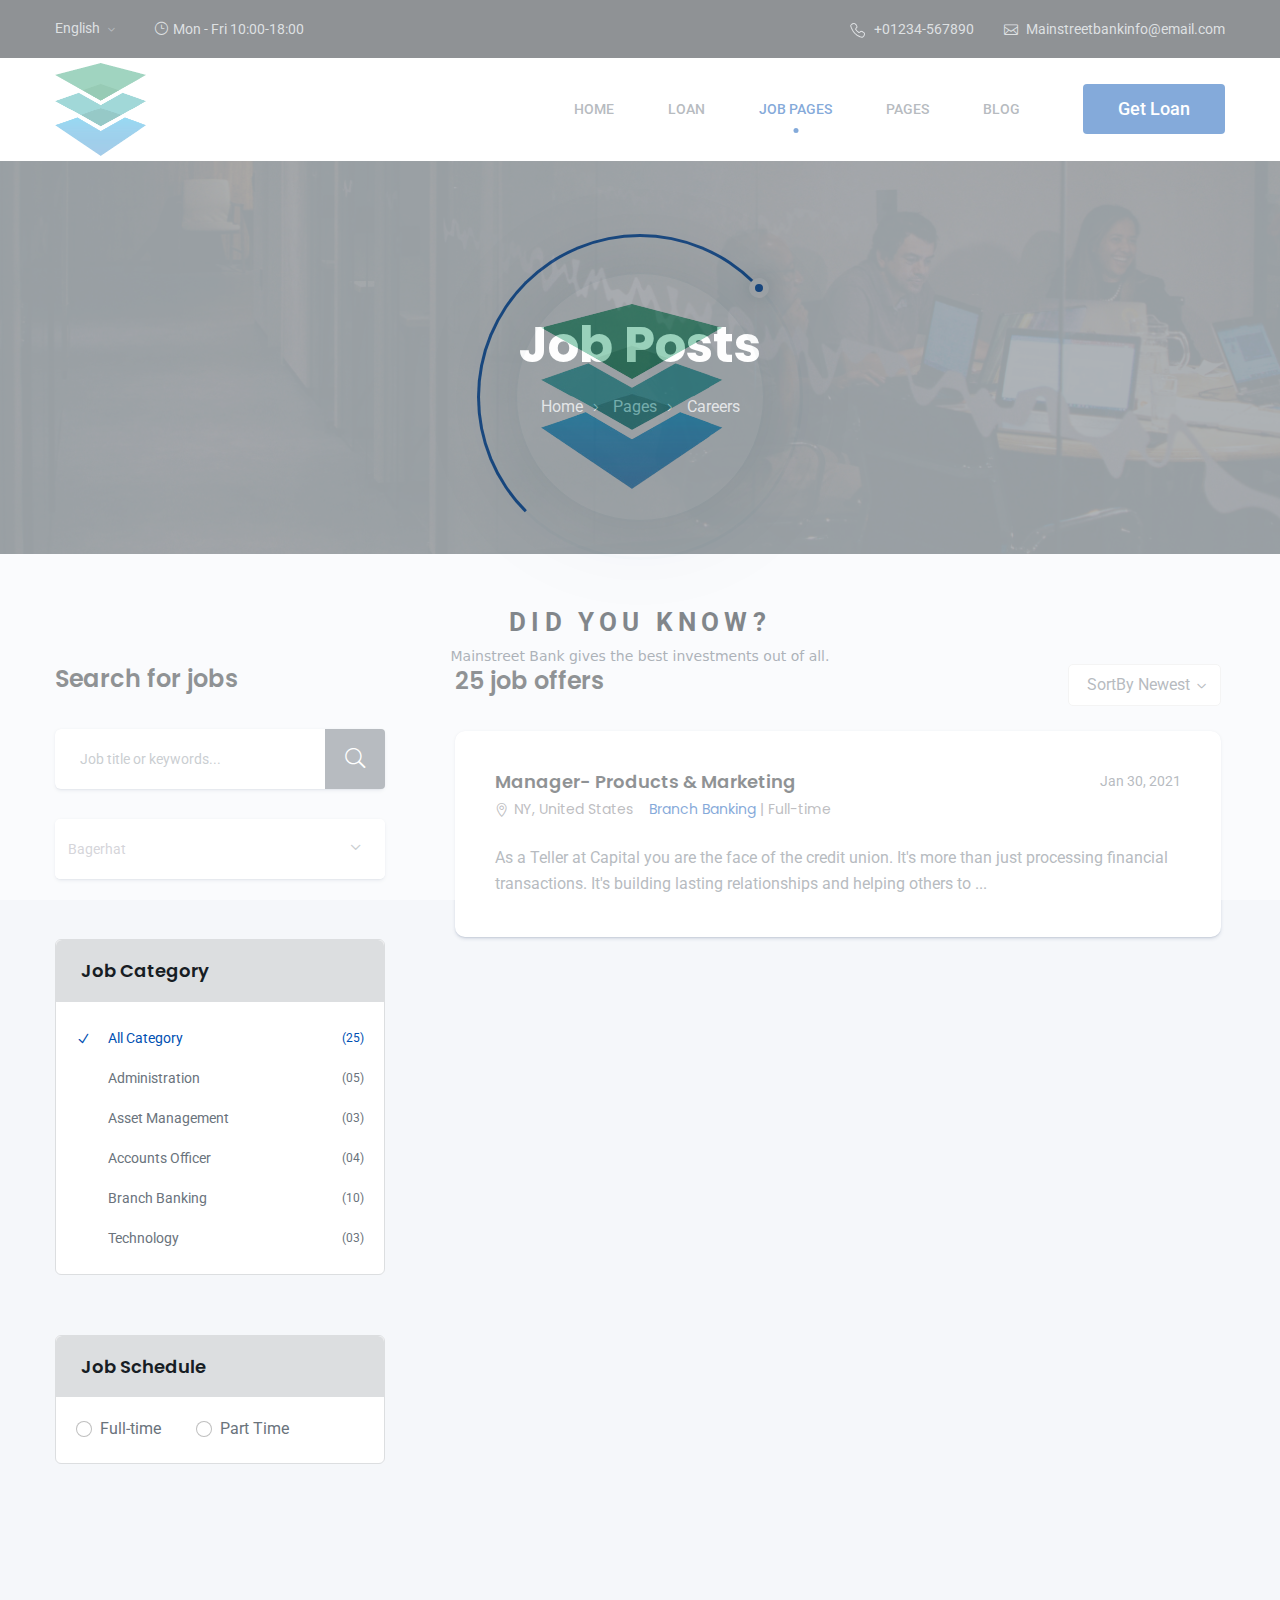
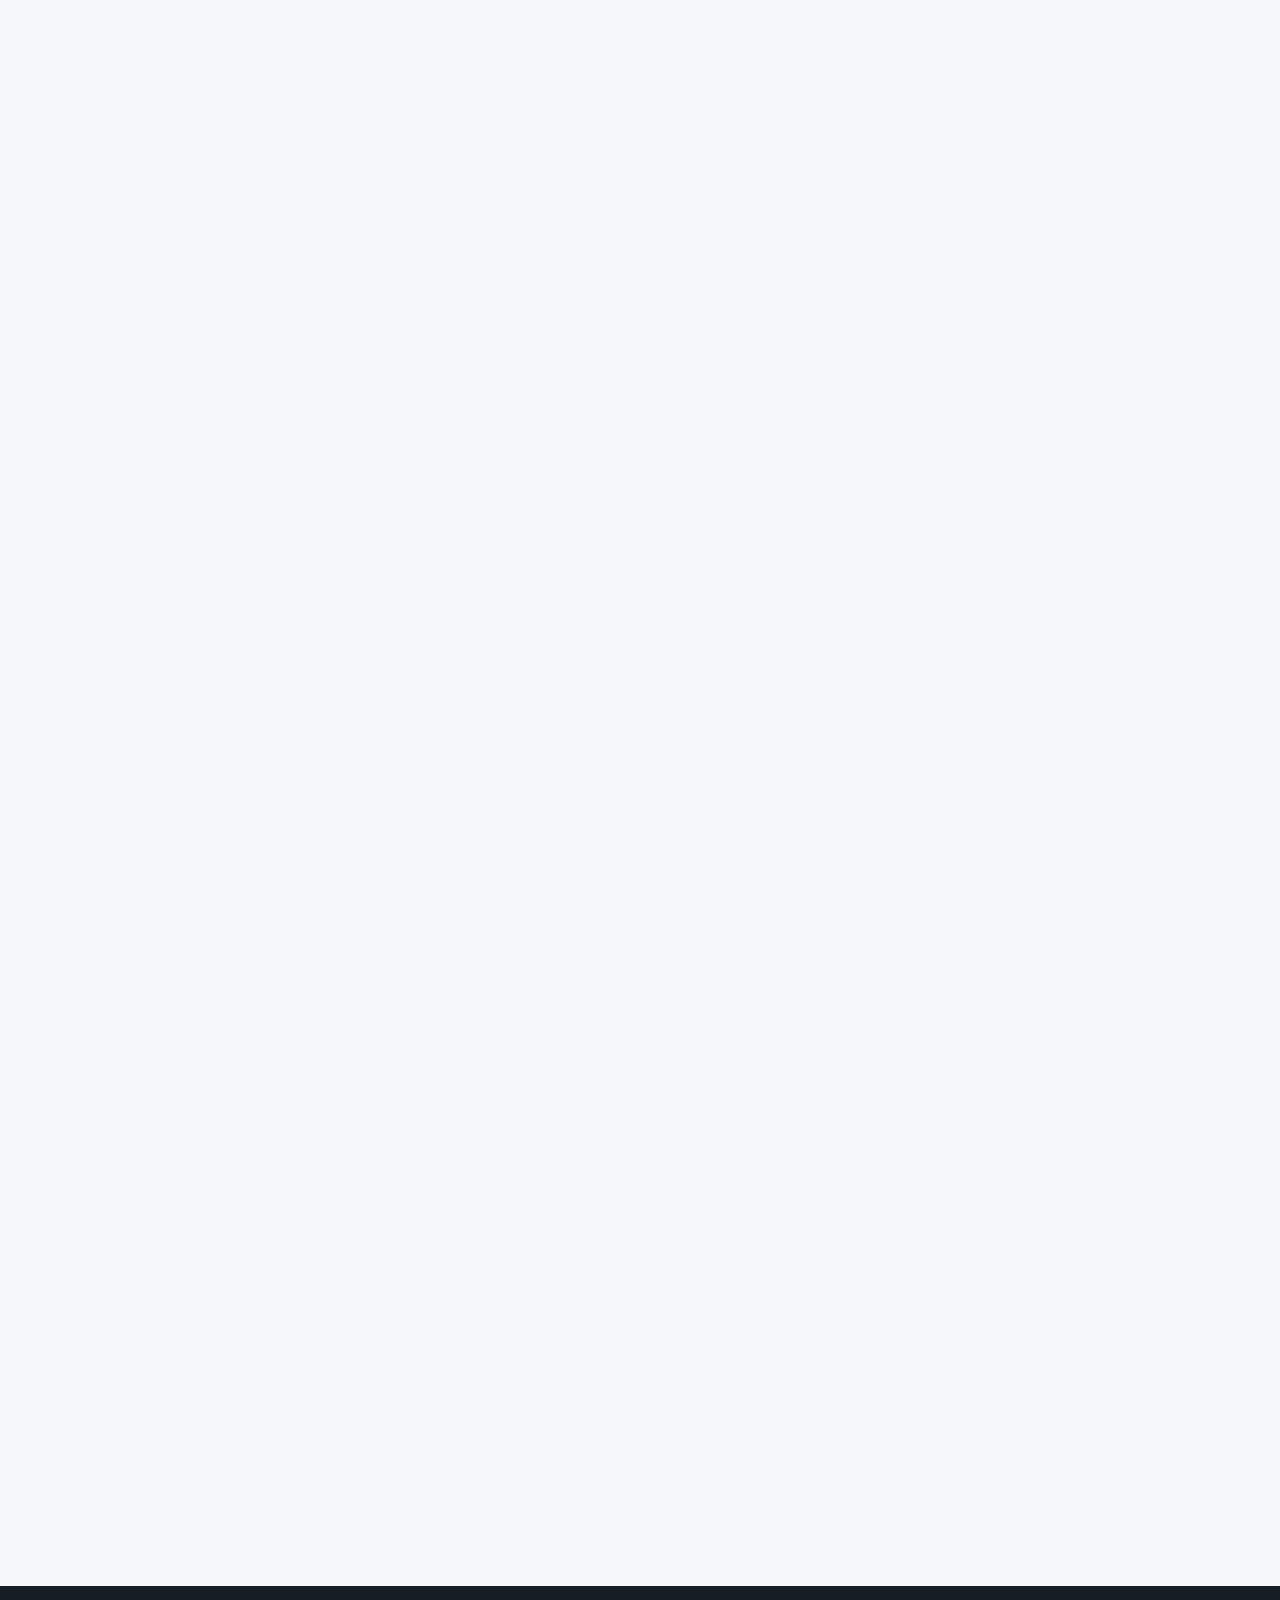
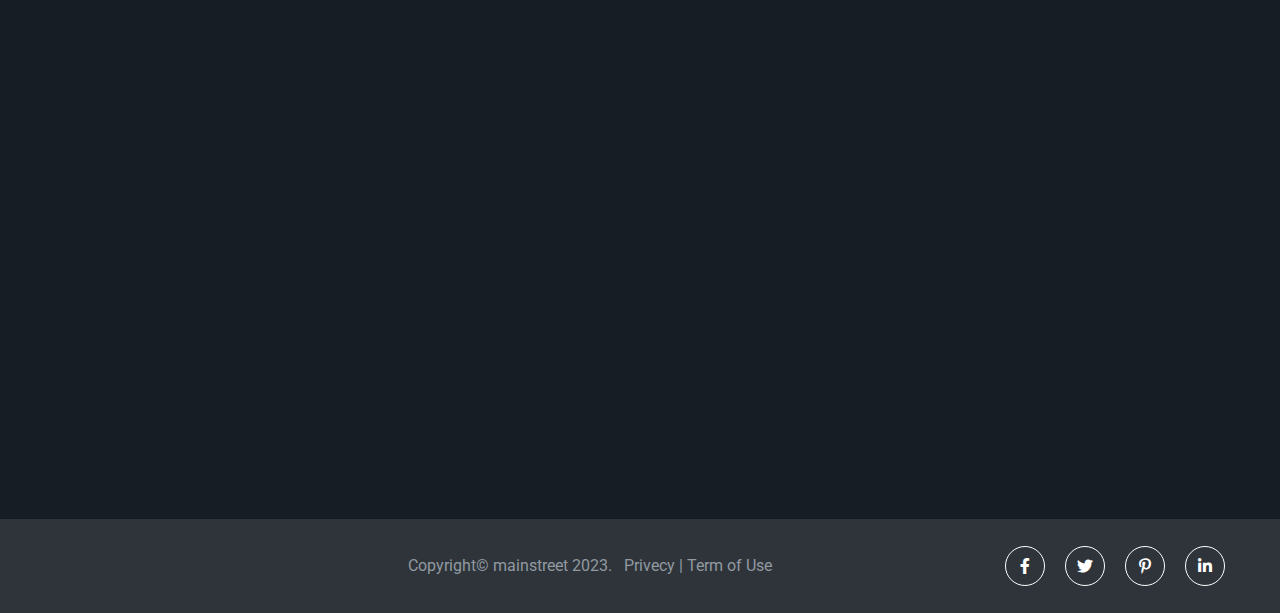
<file: mainstreet-html/job-post.html>
<!DOCTYPE HTML>
<html lang="en-US">


<!-- Mirrored from html-template.spider-themes.net/banca/banca-html/job-post.html by HTTrack Website Copier/3.x [XR&CO'2014], Sun, 01 Jan 2023 23:26:00 GMT -->
<head>
    <meta charset="UTF-8">
    <meta http-equiv="x-ua-compatible" content="ie=edge">
    <meta name="viewport" content="width=device-width,initial-scale=1.0">
    <title>MainstreetBank</title>
    <link rel="shortcut icon" href="img/favicon-16x16.png" type="image/x-icon">

    <!-- CSS here -->
    <link rel="stylesheet" type="text/css" href="css/bootstrap.min.css" media="all" />
    <link rel="stylesheet" type="text/css" href="css/elegant-icons.min.css" media="all" />
    <link rel="stylesheet" type="text/css" href="css/all.min.css" media="all" />
    <link rel="stylesheet" type="text/css" href="css/animate.css" media="all" />
    <link rel="stylesheet" type="text/css" href="css/nice-select.css" media="all" />
    <link rel="stylesheet" type="text/css" href="css/jquery-editable-select.css" media="all" />
    <link rel="stylesheet" type="text/css" href="css/default.css" media="all" />
    <link rel="stylesheet" type="text/css" href="css/style.css" media="all" />
    <link rel="stylesheet" type="text/css" href="css/responsive.css" media="all" />
</head>

<body>
    <!-- Preloader -->
    <div id="preloader">
        <div id="ctn-preloader" class="ctn-preloader">
            <div class="round_spinner">
                <div class="spinner"></div>
                <div class="text">
                    <img src="img/logo/udu.png" alt="">
                </div>
            </div>
            <h2 class="head">Did You Know?</h2>
            <p></p>
        </div>
    </div>
    <!-- Header -->
    <header class="header">
        <div class="header-top py-2">
            <div class="container">
                <div class="row align-items-center">
                    <div class="col-md-5">
                        <div class="header-info-left">

                            <div class="language-list">
                                <select id="select-lang">
                                    <option value="English">English</option>
                                    <option value="Bangla">Bangla</option>
                                    <option value="French">French</option>
                                    <option value="Hindi">Hindi</option>
                                </select>
                            </div>

                            <div class="timestamp ms-4"> <i class="icon_clock_alt"></i> Mon - Fri 10:00-18:00
                            </div>
                        </div>
                    </div>
                    <div class="col-md-7">
                        <div class="header-info-right">
                            <ul>
                                <li>
                                    <img class="img-fluid" src="img/phone-outline-white.png" alt="phone"><a
                                        href="tel:01234567890">+01234-567890</a>
                                </li>

                                <li>
                                    <i class="icon_mail_alt"></i><a
                                        href="mailto:bancainfo@email.com">Mainstreetbankinfo@email.com</a>
                                </li>
                            </ul>
                        </div>
                    </div>
                </div>
            </div>
        </div>
        <div class="header-menu header-menu-2 bg_white" id="sticky">
            <nav class="navbar navbar-expand-lg ">
                <div class="container">
                    <a class="navbar-brand" href="index-3.html">
                        <img src="img/logo/udu.png" width="50%" alt="logo">
                    </a>
                    <button class="navbar-toggler collapsed" type="button" data-bs-toggle="collapse"
                        data-bs-target="#navbarSupportedContent" aria-controls="navbarSupportedContent"
                        aria-expanded="false" aria-label="Toggle navigation">
                        <span class="menu_toggle">
                            <span class="hamburger">
                                <span></span>
                                <span></span>
                                <span></span>
                            </span>
                            <span class="hamburger-cross">
                                <span></span>
                                <span></span>
                            </span>
                        </span>
                    </button>

                    <div class="collapse navbar-collapse" id="navbarSupportedContent">
                        <ul class="navbar-nav menu ms-auto">
                            <li class="nav-item dropdown submenu ">
                                <a href="#" class="nav-link dropdown-toggle" role="button" data-bs-toggle="dropdown"
                                    aria-haspopup="true" aria-expanded="false">Home</a>
                                <i class="arrow_carrot-down_alt2 mobile_dropdown_icon" aria-hidden="true"
                                    data-bs-toggle="dropdown"></i>
                                <ul class="dropdown-menu">
                                    
                                    <li class="nav-item"><a href="index-3.html" class="nav-link">Home</a>
                                    </li>
                                </ul>
                            </li>
                            <li class="nav-item dropdown submenu">
                                <a class="nav-link dropdown-toggle" href="loan.html" role="button"
                                    data-bs-toggle="dropdown" aria-haspopup="true" aria-expanded="false">
                                    Loan
                                </a>
                                <i class="arrow_carrot-down_alt2 mobile_dropdown_icon" aria-hidden="false"
                                    data-bs-toggle="dropdown"></i>

                                <ul class="dropdown-menu">
                                    <li class="nav-item"><a class="nav-link" href="loan.html">Get loan</a></li>
                                    <li class="nav-item"><a class="nav-link" href="#" role="button"
                                            data-bs-toggle="dropdown" aria-haspopup="true" aria-expanded="false">Loan
                                            Application</a>
                                        <i class="arrow_carrot-down_alt2 mobile_dropdown_icon" aria-hidden="false"
                                            data-bs-toggle="dropdown"></i>

                                        <ul class="dropdown-menu">
                                            <li class="nav-item"><a class="nav-link" href="loan-details.html">Step
                                                    1</a></li>
                                            <li class="nav-item"><a class="nav-link" href="personal-details.html">Step
                                                    2</a></li>
                                            <li class="nav-item"><a class="nav-link" href="document-upload.html">Step
                                                    3</a></li>

                                        </ul>
                                    </li>

                                </ul>
                            </li>
                            <li class="nav-item dropdown submenu">
                                <a class="nav-link dropdown-toggle active" href="career.html" role="button"
                                    data-bs-toggle="dropdown" aria-haspopup="true" aria-expanded="false">
                                    Job Pages
                                </a>
                                <i class="arrow_carrot-down_alt2 mobile_dropdown_icon" aria-hidden="false"
                                    data-bs-toggle="dropdown"></i>
                                <ul class="dropdown-menu">
                                    <li class="nav-item"><a class="nav-link" href="career.html">Career</a></li>
                                    <li class="nav-item"><a class="nav-link active" href="job-post.html">Jobs</a>
                                    </li>
                                    <li class="nav-item"><a class="nav-link" href="job-application.html">Job
                                            Application</a>
                                    </li>
                                </ul>
                            </li>
                            <li class="nav-item dropdown submenu">
                                <a class="nav-link dropdown-toggle" href="#" role="button" data-bs-toggle="dropdown"
                                    aria-haspopup="true" aria-expanded="false">
                                    Pages
                                </a>
                                <i class="arrow_carrot-down_alt2 mobile_dropdown_icon" aria-hidden="false"
                                    data-bs-toggle="dropdown"></i>
                                <ul class="dropdown-menu ">
                                    <li class="nav-item"><a class="nav-link" href="card.html">Cards</a></li>
                                    <li class="nav-item"><a class="nav-link" href="about.html">About Us</a></li>
                                    <li class="nav-item"><a class="nav-link" href="contact.html">Contact Us</a></li>
                                   
                                </ul>
                            </li>
                            <li class="nav-item dropdown submenu">
                                <a class="nav-link dropdown-toggle" href="blog.html" role="button"
                                    data-bs-toggle="dropdown" aria-haspopup="true" aria-expanded="false">
                                    Blog
                                </a>
                                <i class="arrow_carrot-down_alt2 mobile_dropdown_icon" aria-hidden="false"
                                    data-bs-toggle="dropdown"></i>
                                <ul class="dropdown-menu ">
                                    <li class="nav-item"><a class="nav-link" href="blog.html">Blog Listing</a></li>
                                    <li class="nav-item"><a class="nav-link" href="blog-details.html">Blog Details</a>
                                    </li>
                                </ul>
                            </li>
                        </ul>
                        <a class="theme-btn" href="loan.html">Get loan</a>
                    </div>
                </div>
            </nav>
        </div>
    </header>
    <!-- Header end-->


    <main>
        <!-- BreadCrumb start -->
        <section class="breadcrumb-area">
            <div class="breadcrumb-widget  pt-145 pb-125" style="background-image: url(img/breadcrumb/bg-2.png);">
                <div class="container">
                    <div class="row">
                        <div class="col-md-12">
                            <div class="breadcrumb-content pt-170">
                                <h1>Job Posts</h1>
                                <ul>
                                    <li><a href="index-3.html">home</a></li>
                                    <li><a href="index-3.html">pages</a></li>
                                    <li>Careers</li>
                                </ul>
                            </div>
                        </div>
                    </div>
                </div>
            </div>

        </section>
        <!-- BreadCrumb end -->

        <!-- Job posts start -->
        <section class="pt-110 pb-130 bg_disable">
            <div class="container">
                <div class="row">
                    <!-- left side bar -->
                    <div class="col-lg-4  pr-lg-55">
                        <div class="left-sidebar-widget">
                            <div class="sidebar-header">
                                <div class="sidebar-title">
                                    <h4>Search for jobs</h4>
                                </div>
                            </div>
                            <div class="single-sidebar-widget mt-35 widget-shadow">
                                <div class="input-search-field input-group">
                                    <input type="text" class="form-control" placeholder="Job title or keywords...">
                                    <div class="input-group-append">
                                        <button class="btn"><i class="icon_search"></i></button>

                                    </div>
                                </div>
                            </div>

                            <div class="single-sidebar-widget mt-30 widget-shadow">
                                <div class="select-location">
                                    <span class="arrow-icon"><i class="arrow_carrot-down"></i></span>
                                    <select id="locationSelect" class="form-control">
                                        <option value="Bagerhat" selected>Bagerhat</option>
                                        <option value="Bandarban">Bandarban</option>
                                        <option value="Barguna">Barguna</option>
                                        <option value="Barisal">Barisal</option>
                                        <option value="Bhola">Bhola</option>
                                        <option value="Barishal Metro">Barishal Metro</option>
                                        <option value="Bogra">Bogra</option>
                                        <option value="Brahmmanbaria">Brahmmanbaria</option>
                                        <option value="Chandpur">Chandpur</option>
                                        <option value="Chapai Nawabganj">Chapai Nawabganj</option>
                                        <option value="Chittagong">Chittagong</option>
                                        <option value="Chuadanga">Chuadanga</option>
                                        <option value="Chottogram Metro">Chottogram Metro</option>
                                        <option value="Cox&#039;s Bazar">Cox&#039;s Bazar</option>
                                        <option value="Coxsbazar">Coxsbazar</option>
                                        <option value="Cumilla">Cumilla</option>
                                        <option value="Dhaka">Dhaka</option>
                                        <option value="Dinajpur">Dinajpur</option>
                                        <option value="Dhaka Metro">Dhaka Metro</option>
                                        <option value="Faridpur">Faridpur</option>
                                        <option value="Feni">Feni</option>
                                        <option value="Gaibandha">Gaibandha</option>
                                        <option value="Gazipur">Gazipur</option>
                                        <option value="Gazipur Metro">Gazipur Metro</option>
                                        <option value="Gopalgonj">Gopalgonj</option>
                                        <option value="Habigonj">Habigonj</option>
                                        <option value="Jaflong">Jaflong</option>
                                        <option value="Jamalpur">Jamalpur</option>
                                        <option value="Jessore">Jessore</option>
                                        <option value="Jhalokathi">Jhalokathi</option>
                                        <option value="Jhenaidah">Jhenaidah</option>
                                        <option value="Joypurhat">Joypurhat</option>
                                        <option value="Khagrachari">Khagrachari</option>
                                        <option value="Khulna">Khulna</option>
                                        <option value="Kishoregonj">Kishoregonj</option>
                                        <option value="Khulna Metro">Khulna Metro</option>
                                        <option value="Kurigram">Kurigram</option>
                                        <option value="Kustia">Kustia</option>
                                        <option value="Lalmonirhat">Lalmonirhat</option>
                                        <option value="Laxmipur">Laxmipur</option>
                                        <option value="Madaripur">Madaripur</option>
                                        <option value="Magura">Magura</option>
                                        <option value="Manikgonj">Manikgonj</option>
                                        <option value="Meherpur">Meherpur</option>
                                        <option value="Moulabhibazar">Moulabhibazar</option>
                                        <option value="Munshigonj">Munshigonj</option>
                                        <option value="Mymensingh">Mymensingh</option>
                                        <option value="Naogaon">Naogaon</option>
                                        <option value="Narail">Narail</option>
                                        <option value="Narayangonj">Narayangonj</option>
                                        <option value="Narsingdi">Narsingdi</option>
                                        <option value="Natore">Natore</option>
                                        <option value="Netrokona">Netrokona</option>
                                        <option value="Nilphamari">Nilphamari</option>
                                        <option value="Noakhali">Noakhali</option>
                                        <option value="Pabna">Pabna</option>
                                        <option value="Panchagarh">Panchagarh</option>
                                        <option value="Patuakhali">Patuakhali</option>
                                        <option value="Pirojpur">Pirojpur</option>
                                        <option value="Rajbari">Rajbari</option>
                                        <option value="Rajshahi">Rajshahi</option>
                                        <option value="Rangamati">Rangamati</option>
                                        <option value="Rangpur">Rangpur</option>
                                        <option value="Rajshahi Metro ">Rajshahi Metro </option>
                                        <option value="Rangpur Metro ">Rangpur Metro </option>
                                        <option value="Saint Martin">Saint Martin</option>
                                        <option value="Satkhira">Satkhira</option>
                                        <option value="Shariatpur">Shariatpur</option>
                                        <option value="Sherpur">Sherpur</option>
                                        <option value="Sirajgonj">Sirajgonj</option>
                                        <option value="Sylhet Metro">Sylhet Metro</option>
                                        <option value="Srimangal">Srimangal</option>
                                        <option value="Sunamgonj">Sunamgonj</option>
                                        <option value="Sylhet">Sylhet</option>
                                        <option value="Tangail">Tangail</option>
                                        <option value="Teknaf">Teknaf</option>
                                        <option value="Thakurgaon">Thakurgaon</option>
                                    </select>
                                </div>
                            </div>


                            <div class="single-sidebar-widget mt-60 widget-border">
                                <div class="catagory-list-widget">
                                    <div class="widget-title">
                                        <h5>Job Category</h5>
                                    </div>
                                    <div class="widget-content ">

                                        <ul class="catagory-list py-3">
                                            <li class="catagory-item ">
                                                <a href="#" class="catagory-link active">
                                                    <span class="text">All Category</span>
                                                    <span class="number">(25)</span>
                                                </a>
                                            </li>
                                            <li class="catagory-item">
                                                <a href="#" class="catagory-link">
                                                    <span class="text">Administration</span>
                                                    <span class="number">(05)</span>
                                                </a>
                                            </li>
                                            <li class="catagory-item">
                                                <a href="#" class="catagory-link">
                                                    <span class="text">Asset Management</span>
                                                    <span class="number">(03)</span>
                                                </a>
                                            </li>
                                            <li class="catagory-item">
                                                <a href="#" class="catagory-link">
                                                    <span class="text">Accounts Officer</span>
                                                    <span class="number">(04)</span>
                                                </a>
                                            </li>
                                            <li class="catagory-item">
                                                <a href="#" class="catagory-link">
                                                    <span class="text">Branch Banking</span>
                                                    <span class="number">(10)</span>
                                                </a>
                                            </li>
                                            <li class="catagory-item ">
                                                <a href="#" class="catagory-link ">
                                                    <span class="text">Technology</span>
                                                    <span class="number">(03)</span>
                                                </a>
                                            </li>
                                        </ul>

                                    </div>
                                </div>
                            </div>

                            <div class="single-sidebar-widget mt-60 widget-border">
                                <div class="widget-title">
                                    <h5>Job Schedule</h5>
                                </div>
                                <div class="widget-content pt-20 pb-20 pr-20 pl-20">
                                    <div class="form-check form-check-inline mr-30">
                                        <input class="form-check-input" type="radio" name="inlineRadioOptions"
                                            id="fulltime" value="option1">
                                        <label class="form-check-label" for="fulltime">Full-time</label>
                                    </div>
                                    <div class="form-check form-check-inline mr-30">
                                        <input class="form-check-input" type="radio" name="inlineRadioOptions"
                                            id="parttime" value="option2">
                                        <label class="form-check-label" for="parttime">Part Time</label>
                                    </div>
                                </div>
                            </div>
                        </div>
                    </div>

                    <!-- Right bar -->
                    <div class="col-lg-8">
                        <div class="job-post-widget">
                            <div class="sidebar-header d-flex justify-content-between align-items-center mt-4 mt-lg-0">
                                <div class="sidebar-title">
                                    <h4 class="wow fadeInRight">25 job offers</h4>
                                </div>

                                <div class="sorting-select wow fadeInLeft me-1">
                                    <select id="sort-select">
                                        <option value="SortBy Newest" selected>SortBy Newest</option>
                                        <option value="SortBy Oldest">SortBy Oldest</option>
                                        <option value="SortBy Popular">SortBy Popular</option>
                                        <option value="SortBy Trending">SortBy Trending</option>
                                    </select>
                                </div>
                            </div>

                            <div class="single-job-post me-1 wow fadeInUp mt-25">
                                <div class="post-header">
                                    <div>
                                        <h6 class="job-title"><a href="job-application.html">Manager- Products &
                                                Marketing</a> </h6>
                                        <div class="d-flex flex-wrap">
                                            <div class="job-location me-lg-3 me-2"> <i class="icon_pin_alt"></i>NY,
                                                United
                                                States
                                            </div>
                                            <div class="job-catagory"> <span>Branch Banking</span> | Full-time
                                            </div>
                                        </div>
                                    </div>
                                    <div class="timestamp">
                                        Jan 30, 2021
                                    </div>
                                </div>
                                <div class="post-content">
                                    <p>As a Teller at Capital you are the face of the credit union. It's more than just
                                        processing financial transactions. It's building lasting relationships and
                                        helping others to ...</p>
                                </div>
                            </div>
                            <div class="single-job-post me-1 wow fadeInUp mt-25" data-wow-delay="0.1s">
                                <div class="post-header">
                                    <div>
                                        <h6 class="job-title"><a href="job-application.html">Officer Admin and Finance
                                                (LRS Position)</a>
                                        </h6>
                                        <div class="d-flex flex-wrap">
                                            <div class="job-location me-lg-3 me-2"> <i class="icon_pin_alt"></i>NY,
                                                United
                                                States
                                            </div>
                                            <div class="job-catagory"> <span>Administration</span> | Full-time
                                            </div>
                                        </div>
                                    </div>
                                    <div class="timestamp">
                                        Jan 30, 2021
                                    </div>
                                </div>
                                <div class="post-content">
                                    <p>As a Teller at Capital you are the face of the credit union. It's more than just
                                        processing financial transactions. It's building lasting relationships and
                                        helping others to ...</p>
                                </div>
                            </div>

                            <div class="single-job-post me-1 wow fadeInUp mt-25" data-wow-delay="0.3s">
                                <div class="post-header">
                                    <div>
                                        <h6 class="job-title"><a href="job-application.html">Head of Information and
                                                Technology</a> </h6>
                                        <div class="d-flex flex-wrap">
                                            <div class="job-location me-lg-3 me-2"> <i class="icon_pin_alt"></i>NY,
                                                United
                                                States
                                            </div>
                                            <div class="job-catagory"> <span>Technology</span> | Full-time
                                            </div>
                                        </div>
                                    </div>
                                    <div class="timestamp">
                                        Jan 30, 2021
                                    </div>
                                </div>
                                <div class="post-content">
                                    <p>As a Teller at Capital you are the face of the credit union. It's more than just
                                        processing financial transactions. It's building lasting relationships and
                                        helping others to ...</p>
                                </div>
                            </div>
                            <div class="single-job-post me-1 wow fadeInUp mt-25" data-wow-delay="0.5s">
                                <div class="post-header">
                                    <div>
                                        <h6 class="job-title"><a href="job-application.html">Assistant Accounts
                                                Officer</a> </h6>
                                        <div class="d-flex flex-wrap">
                                            <div class="job-location me-lg-3 me-2"> <i class="icon_pin_alt"></i>NY,
                                                United
                                                States
                                            </div>
                                            <div class="job-catagory"> <span>Accounts Officer</span> | Full-time
                                            </div>
                                        </div>
                                    </div>
                                    <div class="timestamp">
                                        Jan 30, 2021
                                    </div>
                                </div>
                                <div class="post-content">
                                    <p>As a Teller at Capital you are the face of the credit union. It's more than just
                                        processing financial transactions. It's building lasting relationships and
                                        helping others to ...</p>
                                </div>
                            </div>
                            <div class="single-job-post me-1 wow fadeInUp mt-25" data-wow-delay="0.6s">
                                <div class="post-header">
                                    <div>
                                        <h6 class="job-title"><a href="job-application.html">Manager- Products &
                                                Marketing, Retail
                                                Business</a> </h6>
                                        <div class="d-flex flex-wrap">
                                            <div class="job-location me-lg-3 me-2"> <i class="icon_pin_alt"></i>NY,
                                                United
                                                States
                                            </div>
                                            <div class="job-catagory"> <span>Administration</span> | Full-time
                                            </div>
                                        </div>
                                    </div>
                                    <div class="timestamp">
                                        Jan 30, 2021
                                    </div>
                                </div>
                                <div class="post-content">
                                    <p>As a Teller at Capital you are the face of the credit union. It's more than just
                                        processing financial transactions. It's building lasting relationships and
                                        helping others to ...</p>
                                </div>
                            </div>
                            <div class="single-job-post me-1 wow fadeInUp mt-25" data-wow-delay="0.7s">
                                <div class="post-header">
                                    <div>
                                        <h6 class="job-title"><a href="job-application.html">Assistant Branch Manager II
                                                (Senior)</a> </h6>
                                        <div class="d-flex flex-wrap">
                                            <div class="job-location me-lg-3 me-2"> <i class="icon_pin_alt"></i>NY,
                                                United
                                                States
                                            </div>
                                            <div class="job-catagory"> <span>Branch Banking</span> | Full-time
                                            </div>
                                        </div>
                                    </div>
                                    <div class="timestamp">
                                        Jan 30, 2021
                                    </div>
                                </div>
                                <div class="post-content">
                                    <p>As a Teller at Capital you are the face of the credit union. It's more than just
                                        processing financial transactions. It's building lasting relationships and
                                        helping others to ...</p>
                                </div>
                            </div>
                            <div class="single-job-post me-1 wow fadeInUp mt-25" data-wow-delay="0.8s">
                                <div class="post-header">
                                    <div>
                                        <h6 class="job-title"><a href="job-application.html">Manager- Products &
                                                Marketing, Retail
                                                Business</a> </h6>
                                        <div class="d-flex flex-wrap">
                                            <div class="job-location me-lg-3 me-2"> <i class="icon_pin_alt"></i>NY,
                                                United
                                                States
                                            </div>
                                            <div class="job-catagory"> <span>Branch Banking</span> | Full-time
                                            </div>
                                        </div>
                                    </div>
                                    <div class="timestamp">
                                        Jan 30, 2021
                                    </div>
                                </div>
                                <div class="post-content">
                                    <p>As a Teller at Capital you are the face of the credit union. It's more than just
                                        processing financial transactions. It's building lasting relationships and
                                        helping others to ...</p>
                                </div>
                            </div>
                            <div class="single-job-post me-1 wow fadeInUp mt-25" data-wow-delay="0.9s">
                                <div class="post-header">
                                    <div>
                                        <h6 class="job-title"><a href="job-application.html">Accounts Payable/Receivable
                                                Manager</a> </h6>
                                        <div class="d-flex flex-wrap">
                                            <div class="job-location me-lg-3 me-2"> <i class="icon_pin_alt"></i>NY,
                                                United
                                                States
                                            </div>
                                            <div class="job-catagory"> <span>Accounts Officer</span> | Full-time
                                            </div>
                                        </div>
                                    </div>
                                    <div class="timestamp">
                                        Jan 30, 2021
                                    </div>
                                </div>
                                <div class="post-content">
                                    <p>As a Teller at Capital you are the face of the credit union. It's more than just
                                        processing financial transactions. It's building lasting relationships and
                                        helping others to ...</p>
                                </div>
                            </div>

                            <div class="text-center mt-70 wow fadeInUp"> <a href="#"
                                    class="theme-btn theme-btn-outlined">More
                                    jobs</a>
                            </div>
                        </div>

                        <div class="email-alert-widget bg_white mt-100 wow fadeInUp">
                            <h4>Get email alerts for the latest Jobs in Bangladesh</h4>
                            <p>You can cancel email alerts at any time.</p>


                            <div class="input-group mt-40">
                                <input type="text" class="form-control" placeholder="Type in your email...">
                                <div class="input-group-append">
                                    <a href="#" class="theme-btn theme-btn-lg">Set Up Alert</a>
                                </div>
                            </div>
                        </div>
                    </div>
                </div>
            </div>
        </section>
        <!-- Job posts end -->


    </main>

    <!-- footer -->
    <footer class="footer footer-3">
        <div class="footer-top  pt-lg-130 pb-lg-115 pt-105 pb-105">
            <div class="container">
                <div class="row gx-0">

                    <div class="col-lg-4 col-sm-6 text-center text-sm-start ms-0 ">
                        <div class="footer-widget mb-30 wow fadeInLeft">
                            <div class="footer-text mb-20">
                                <p>mainstreet is a leading bank in the worldzone and a prominent international banking
                                    institution</p>
                            </div>

                            <span class="overline">COTATION</span>

                            <div class="footer-bold">
                                <span class="counter">$<span>35.105</span> </span>
                                <span class="counter">-<span>0.46</span>% </span>
                            </div>
                            <p class="time">2021-01-05 14:00 (INTERNATIONAL TIME)</p>
                        </div>
                    </div>


                    <div class="col-lg-2 col-sm-6 text-center text-sm-start ms-lg-5 ">
                        <div class="footer-widget mb-30 wow fadeInUp" data-wow-delay="0.1s">
                            <div class="f-widget-title">
                                <h5>mainstreet at a Glance</h5>
                            </div>
                            <div class="footer-link">
                                <ul>
                                    <li><a href="#"> Our core Businesses
                                        </a></li>
                                    <li><a href="#"> Our 'company purpose'</a></li>
                                    <li><a href="#"> Jobs & Careers</a></li>
                                    <li><a href="#"> Our Responsibility</a></li>
                                </ul>
                            </div>
                        </div>
                    </div>
                    <div class="col-lg-2  col-sm-6 text-center text-sm-start ms-lg-5">
                        <div class="footer-widget mb-30 wow fadeInUp" data-wow-delay="0.3s">
                            <div class="f-widget-title">
                                <h5>Publications</h5>
                            </div>
                            <div class="footer-link">
                                <ul>
                                    <li><a href="#"> Compliance Publications</a></li>
                                    <li><a href="#"> Annual Reports</a></li>
                                    <li><a href="#"> CSR Reports</a></li>
                                    <li><a href="#"> Financial documentation</a></li>
                                </ul>
                            </div>
                        </div>

                    </div>
                    <div class="col-lg-2 col-sm-6 text-center text-sm-start me-0 ms-lg-5">
                        <div class="footer-widget mb-30 wow fadeInUp" data-wow-delay="0.5s">
                            <div class="f-widget-title">
                                <h5>Direct Access</h5>
                            </div>
                            <div class="footer-link">
                                <ul>
                                    <li><a href="#">Our news</a></li>
                                    <li><a href="#">Our press releases</a></li>
                                    <li><a href="#">Our job offers</a></li>
                                    <li><a href="#">Our websites</a></li>
                                </ul>
                            </div>
                        </div>
                    </div>
                </div>
            </div>
        </div>
        <!-- copyright area -->
        <div class="copyright pt-25 pb-25">
            <div class="container">
                <div class="row align-items-center">
                    <div class="col-lg-3 text-center text-lg-start">
                 
                    </div>
                    <div class="col-lg-5 text-center my-3 my-sm-0">
                        <div class="copyright-text">
                            <p>Copyright&copy; mainstreet 2023.<br class="d-sm-none"> <a class="ms-2" href="#">Privecy</a> |
                                <a class="ms-0" href="#">Term of
                                    Use</a>
                            </p>
                        </div>
                    </div>
                    <div class="col-lg-4 text-center text-lg-end ">
                        <div class="social-button">
                            <a href="#"><i class="fab fa-facebook-f"></i></a>
                            <a href="#"><i class="fab fa-twitter"></i></a>
                            <a href="#"><i class="fab fa-pinterest-p"></i></a>
                            <a href="#"><i class="fab fa-linkedin-in"></i></a>
                        </div>
                    </div>

                </div>
            </div>
        </div>
    </footer>
    <!-- footer end -->
    <!-- Back to top button -->
    <a id="back-to-top" title="Back to Top"></a>

    <!-- JS here -->
    <script type="text/javascript" src="js/jquery-3.6.0.min.js"></script>
    <script type="text/javascript" src="js/preloader.js"></script>
    <script type="text/javascript" src="js/bootstrap.bundle.min.js"></script>
    <script type="text/javascript" src="js/jquery.smoothscroll.min.js"></script>
    <script type="text/javascript" src="js/jquery.waypoints.min.js"></script>
    <script type="text/javascript" src="js/jquery.counterup.min.js"></script>
    <script type="text/javascript" src="js/jquery.nice-select.min.js"></script>
    <script type="text/javascript" src="js/jquery-editable-select.js"></script>
    <script type="text/javascript" src="js/wow.min.js"></script>
    <script type="text/javascript" src="js/custom.js"></script>
</body>


<!-- Mirrored from html-template.spider-themes.net/banca/banca-html/job-post.html by HTTrack Website Copier/3.x [XR&CO'2014], Sun, 01 Jan 2023 23:26:00 GMT -->
</html>
</file>
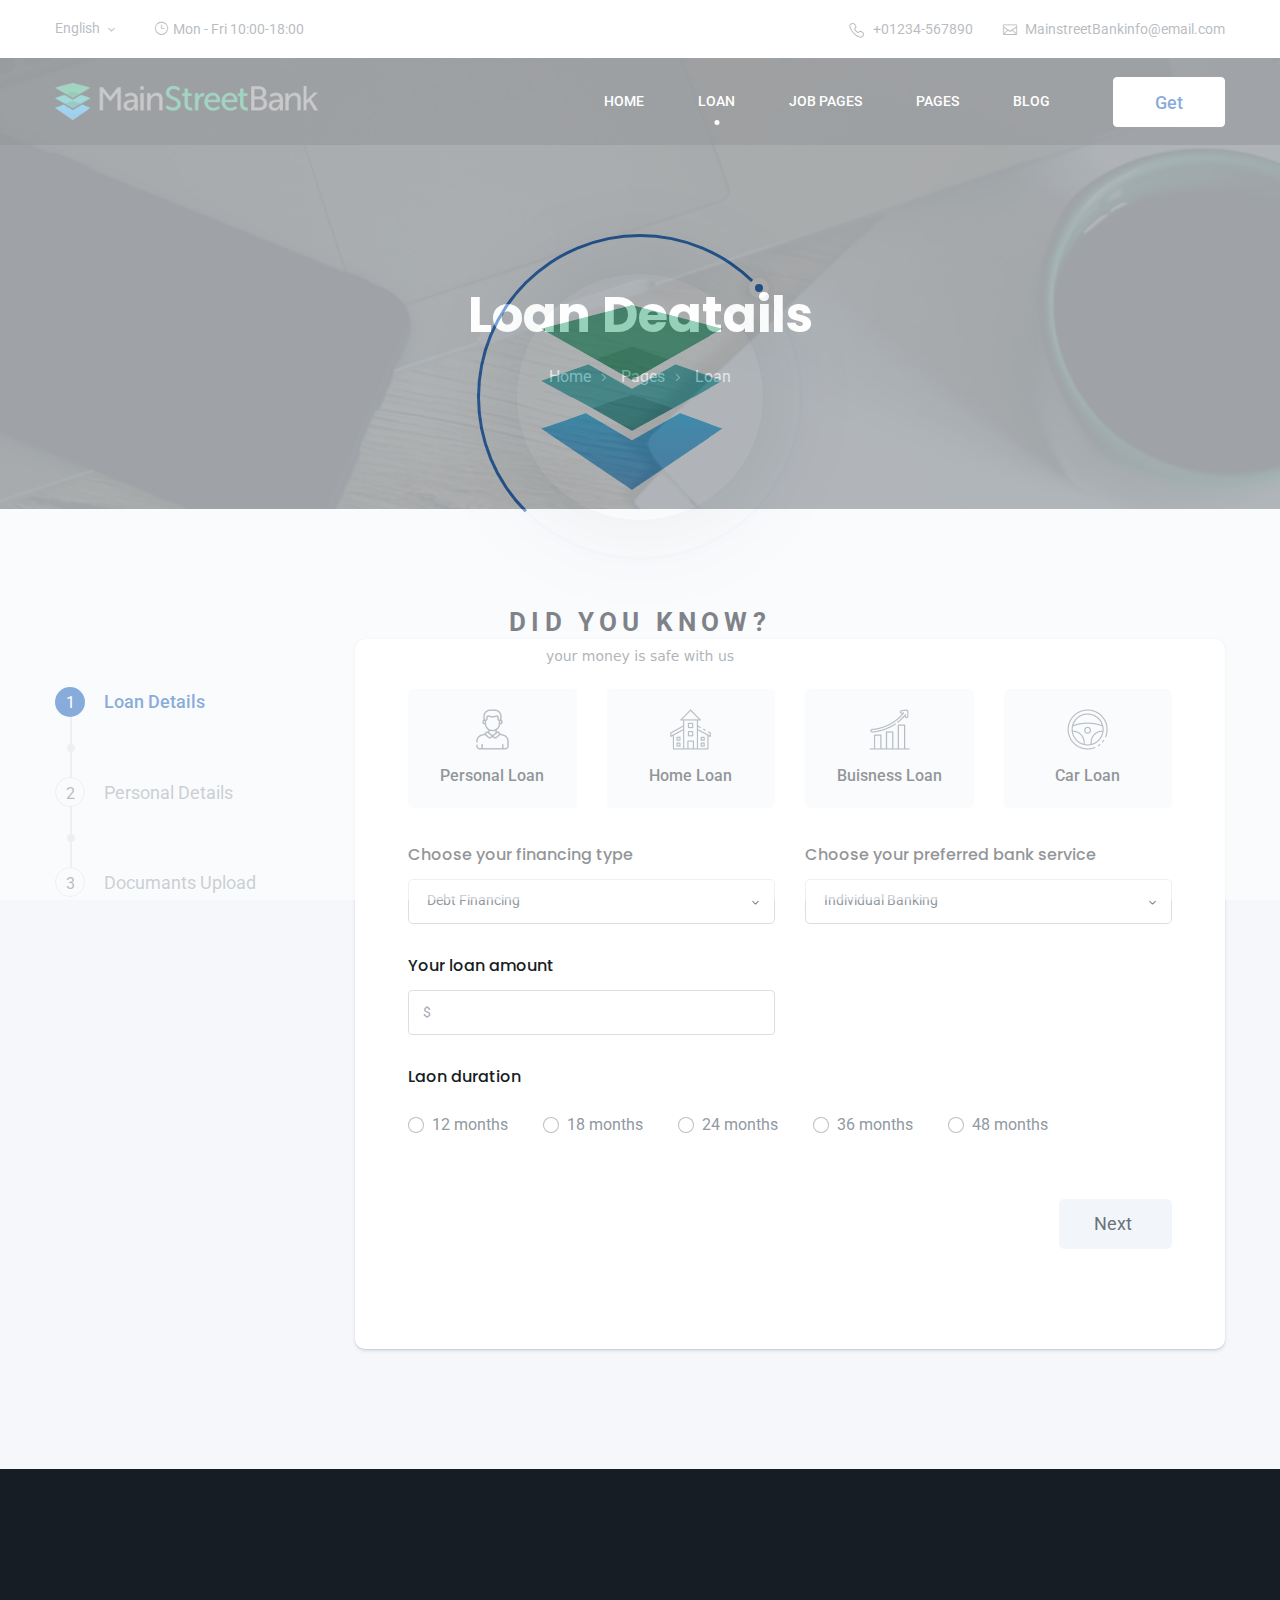
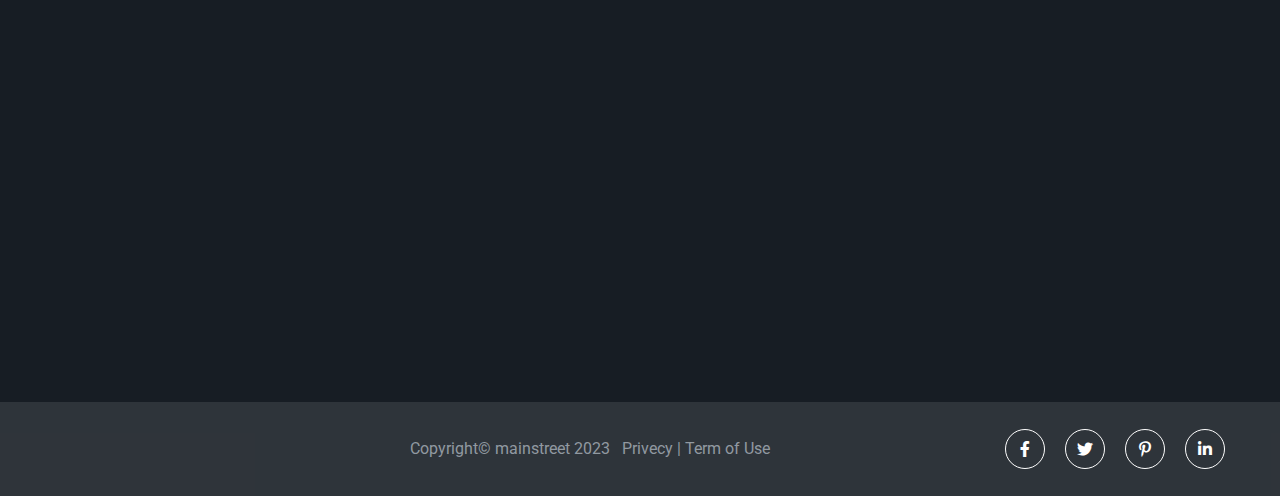
<file: mainstreet-html/loan-details.html>
<!DOCTYPE HTML>
<html lang="en-US">


<!-- Mirrored from html-template.spider-themes.net/banca/banca-html/loan-details.html by HTTrack Website Copier/3.x [XR&CO'2014], Sun, 01 Jan 2023 23:25:54 GMT -->
<head>
    <meta charset="UTF-8">
    <meta http-equiv="x-ua-compatible" content="ie=edge">
    <meta name="viewport" content="width=device-width,initial-scale=1.0">
    <title>MainstreetBank</title>
    <link rel="shortcut icon" href="img/favicon-16x16.png" type="image/x-icon">

    <!-- CSS here -->
    <link rel="stylesheet" type="text/css" href="css/bootstrap.min.css" media="all" />
    <link rel="stylesheet" type="text/css" href="css/elegant-icons.min.css" media="all" />
    <link rel="stylesheet" type="text/css" href="css/all.min.css" media="all" />
    <link rel="stylesheet" type="text/css" href="css/animate.css" media="all" />
    <link rel="stylesheet" type="text/css" href="css/nice-select.css" media="all" />
    <link rel="stylesheet" type="text/css" href="css/default.css" media="all" />
    <link rel="stylesheet" type="text/css" href="css/style.css" media="all" />
    <link rel="stylesheet" type="text/css" href="css/responsive.css" media="all" />
</head>

<body>
    <!-- Preloader -->
    <div id="preloader">
        <div id="ctn-preloader" class="ctn-preloader">
            <div class="round_spinner">
                <div class="spinner"></div>
                <div class="text">
                    <img src="img/logo/udu.png" alt="">
                </div>
            </div>
            <h2 class="head">Did You Know?</h2>
            <p></p>
        </div>
    </div>
    <!-- Header -->
    <header class="header">
        <div class="header-top py-2 bg_white">
            <div class="container">
                <div class="row align-items-center">
                    <div class="col-md-5">
                        <div class="header-info-left">

                            <div class="language-list">
                                <select id="select-lang">
                                    <option value="English">English</option>
                                    <option value="Bangla">Bangla</option>
                                    <option value="French">French</option>
                                    <option value="Hindi">Hindi</option>
                                </select>
                            </div>

                            <div class="timestamp ms-4"> <i class="icon_clock_alt"></i> Mon - Fri 10:00-18:00
                            </div>
                        </div>
                    </div>
                    <div class="col-md-7">
                        <div class="header-info-right">
                            <ul>
                                <li>
                                    <img class="img-fluid" src="img/phone-outline.png" alt="phone"><a
                                        href="tel:01234567890">+01234-567890</a>
                                </li>

                                <li>
                                    <i class="icon_mail_alt"></i><a
                                        href="mailto:bancainfo@email.com">MainstreetBankinfo@email.com</a>
                                </li>
                            </ul>
                        </div>
                    </div>
                </div>
            </div>
        </div>
        <div class="header-menu header-menu-3" id="sticky">
            <nav class="navbar navbar-expand-lg ">
                <div class="container">
                    <a class="navbar-brand sticky_logo" href="index-3.html">
                        <img class="main" src="img/logo/R__2_-removebg-preview (1).png" width="50%" alt="logo">
                        <img class="sticky" src="img/logo/R__2_-removebg-preview (1).png" width="50%" alt="logo">
                    </a>
                    <button class="navbar-toggler collapsed" type="button" data-bs-toggle="collapse"
                        data-bs-target="#navbarSupportedContent" aria-controls="navbarSupportedContent"
                        aria-expanded="false" aria-label="Toggle navigation">
                        <span class="menu_toggle">
                            <span class="hamburger">
                                <span></span>
                                <span></span>
                                <span></span>
                            </span>
                            <span class="hamburger-cross">
                                <span></span>
                                <span></span>
                            </span>
                        </span>
                    </button>

                    <div class="collapse navbar-collapse" id="navbarSupportedContent">
                        <ul class="navbar-nav menu ms-auto">
                            <li class="nav-item dropdown submenu ">
                                <a href="#" class="nav-link dropdown-toggle" role="button" data-bs-toggle="dropdown"
                                    aria-haspopup="true" aria-expanded="false">Home</a>
                                <i class="arrow_carrot-down_alt2 mobile_dropdown_icon" aria-hidden="true"
                                    data-bs-toggle="dropdown"></i>
                                <ul class="dropdown-menu">
                                    
                                    <li class="nav-item"><a href="index-3.html" class="nav-link">Home</a>
                                    </li>
                                </ul>
                            </li>
                            <li class="nav-item dropdown submenu">
                                <a class="nav-link dropdown-toggle active" href="loan.html" role="button"
                                    data-bs-toggle="dropdown" aria-haspopup="true" aria-expanded="false">
                                    Loan
                                </a>
                                <i class="arrow_carrot-down_alt2 mobile_dropdown_icon" aria-hidden="false"
                                    data-bs-toggle="dropdown"></i>

                                <ul class="dropdown-menu">
                                    <li class="nav-item"><a class="nav-link" href="loan.html">Get loan</a></li>
                                    <li class="nav-item"><a class="nav-link active" href="#" role="button"
                                            data-bs-toggle="dropdown" aria-haspopup="true" aria-expanded="false">Loan
                                            Application</a>
                                        <i class="arrow_carrot-down_alt2 mobile_dropdown_icon" aria-hidden="false"
                                            data-bs-toggle="dropdown"></i>

                                        <ul class="dropdown-menu">
                                            <li class="nav-item"><a class="nav-link active"
                                                    href="loan-details.html">Step
                                                    1</a></li>
                                            <li class="nav-item"><a class="nav-link" href="personal-details.html">Step
                                                    2</a></li>
                                            <li class="nav-item"><a class="nav-link" href="document-upload.html">Step
                                                    3</a></li>

                                        </ul>
                                    </li>

                                </ul>
                            </li>
                            <li class="nav-item dropdown submenu">
                                <a class="nav-link dropdown-toggle" href="career.html" role="button"
                                    data-bs-toggle="dropdown" aria-haspopup="true" aria-expanded="false">
                                    Job Pages
                                </a>
                                <i class="arrow_carrot-down_alt2 mobile_dropdown_icon" aria-hidden="false"
                                    data-bs-toggle="dropdown"></i>
                                <ul class="dropdown-menu">
                                    <li class="nav-item"><a class="nav-link" href="career.html">Career</a></li>
                                    <li class="nav-item"><a class="nav-link" href="job-post.html">Jobs</a>
                                    </li>
                                    <li class="nav-item"><a class="nav-link" href="job-application.html">Job
                                            Application</a>
                                    </li>
                                </ul>
                            </li>
                            <li class="nav-item dropdown submenu">
                                <a class="nav-link dropdown-toggle" href="#" role="button" data-bs-toggle="dropdown"
                                    aria-haspopup="true" aria-expanded="false">
                                    Pages
                                </a>
                                <i class="arrow_carrot-down_alt2 mobile_dropdown_icon" aria-hidden="false"
                                    data-bs-toggle="dropdown"></i>
                                <ul class="dropdown-menu ">
                                    <li class="nav-item"><a class="nav-link" href="card.html">Cards</a></li>
                                    <li class="nav-item"><a class="nav-link" href="about.html">About Us</a></li>
                                    <li class="nav-item"><a class="nav-link" href="contact.html">Contact Us</a></li>
                                    
                                </ul>
                            </li>
                            <li class="nav-item dropdown submenu">
                                <a class="nav-link dropdown-toggle" href="blog.html" role="button"
                                    data-bs-toggle="dropdown" aria-haspopup="true" aria-expanded="false">
                                    Blog
                                </a>
                                <i class="arrow_carrot-down_alt2 mobile_dropdown_icon" aria-hidden="false"
                                    data-bs-toggle="dropdown"></i>
                                <ul class="dropdown-menu ">
                                    <li class="nav-item"><a class="nav-link" href="blog.html">Blog Listing</a></li>
                                    <li class="nav-item"><a class="nav-link" href="blog-details.html">Blog Details</a>
                                    </li>
                                </ul>
                            </li>
                        </ul>
                        <a class="theme-btn theme-btn-outlined_alt" href="loan.html">Get loan</a>
                    </div>
                </div>
            </nav>
        </div>
    </header>
    <!-- Header end-->


    <main>
        <!-- BreadCrumb start -->
        <section class="breadcrumb-area">
            <div class="breadcrumb-widget  pt-200 pb-110" style="background-image: url(img/breadcrumb/bg-1.png);">
                <div class="container">
                    <div class="row">
                        <div class="col-md-12">
                            <div class="breadcrumb-content pt-85">
                                <h1>Loan deatails</h1>
                                <ul>
                                    <li><a href="index-3.html">home</a></li>
                                    <li><a href="index-3.html">pages</a></li>
                                    <li>loan</li>
                                </ul>
                            </div>
                        </div>
                    </div>
                </div>
            </div>
        </section>
        <!-- BreadCrumb end -->

        <!-- Loan details start -->
        <section class="loan-deatils-area bg_disable pt-130 pb-120">
            <div class="container">
                <div class="row">
                    <div class="col-lg-3">
                        <div class="stepper-widget mt-sm-5 px-3 px-sm-0">
                            <ul>
                                <li class="active mt-0"><a href="loan-details.html">
                                        <div class="number"><i class="icon_check"></i> <span>1</span></div> Loan
                                        Details
                                    </a>
                                </li>
                                <li class=""><a href="personal-details.html">
                                        <div class="number"><i class="icon_check"></i> <span>2</span></div>
                                        Personal
                                        Details
                                    </a>
                                </li>
                                <li><a href="document-upload.html">
                                        <div class="number"><i class="icon_check"></i> <span>3</span></div>
                                        Documants
                                        Upload
                                    </a>
                                </li>
                            </ul>
                        </div>
                    </div>

                    <div class="col-lg-9">
                        <div class="loan-details-widget bg_white">
                            <form action="https://html-template.spider-themes.net/banca/banca-html/personal-details.html">
                                <div class="row mb-35 gy-4">
                                    <div class="col-lg-3 col-md-6">
                                        <input class="select-loan-type-radio" name="select-loan-type" type="radio"
                                            id="Personal_loan">
                                        <label for="Personal_loan" class="loan-type">
                                            <img src="img/apply-loan/icon-4.1.png" alt="icon">
                                            <img src="img/apply-loan/icon-4.2.png" alt="icon">
                                            <span>Personal Loan</span>
                                        </label>

                                    </div>
                                    <div class="col-lg-3 col-md-6">
                                        <input class="select-loan-type-radio" name="select-loan-type" type="radio"
                                            id="Home_loan">
                                        <label for="Home_loan" class="loan-type">
                                            <img src="img/apply-loan/icon-5.1.png" alt="icon">
                                            <img src="img/apply-loan/icon-5.2.png" alt="icon">
                                            <span>home Loan</span>
                                        </label>
                                    </div>
                                    <div class="col-lg-3 col-md-6">
                                        <input class="select-loan-type-radio" name="select-loan-type" type="radio"
                                            id="Buisness_loan">
                                        <label for="Buisness_loan" class="loan-type">
                                            <img src="img/apply-loan/icon-6.1.png" alt="icon">
                                            <img src="img/apply-loan/icon-6.2.png" alt="icon">
                                            <span>Buisness Loan</span>
                                        </label>
                                    </div>
                                    <div class="col-lg-3 col-md-6">
                                        <input class="select-loan-type-radio" name="select-loan-type" type="radio"
                                            id="Car_loan">
                                        <label for="Car_loan" class="loan-type">
                                            <img src="img/apply-loan/icon-7.1.png" alt="icon">
                                            <img src="img/apply-loan/icon-7.2.png" alt="icon">
                                            <span>car Loan</span>
                                        </label>
                                    </div>
                                </div>
                                <div class="row gy-4">
                                    <div class="col-md-6">
                                        <label class="label" for="loandetails01">Choose your financing type</label>
                                        <select class="w-100" id="loandetails01">
                                            <option value="Debt-Financing">Debt Financing</option>
                                            <option value="Equity-Finance">Equity Finance</option>
                                        </select>
                                    </div>
                                    <div class="col-md-6">
                                        <label class="label" for="loandetails02">Choose your preferred bank service
                                        </label>
                                        <select class=" w-100" id="loandetails02">
                                            <option value="Individual-Banking">Individual Banking</option>
                                            <option value="Business-Banking">Business Banking</option>
                                            <option value="Digital-Banking">Digital Banking</option>
                                            <option value="Loans">Loans</option>
                                        </select>
                                    </div>
                                    <div class="col-md-6">
                                        <label class="label" for="loan-amount">Your loan amount</label>
                                        <div class="input-field">
                                            <span>$</span>
                                            <input type="number" id="loan-amount" class="form-control">
                                        </div>
                                    </div>

                                    <div class="col-md-12">
                                        <label class="label mb-4">Laon duration</label>

                                        <div class="form-check form-check-inline mr-30">
                                            <input class="form-check-input" type="radio" name="inlineRadioOptions"
                                                id="inlineRadio1" value="option1">
                                            <label class="form-check-label" for="inlineRadio1">12 months</label>
                                        </div>
                                        <div class="form-check form-check-inline mr-30">
                                            <input class="form-check-input" type="radio" name="inlineRadioOptions"
                                                id="inlineRadio2" value="option2">
                                            <label class="form-check-label" for="inlineRadio2">18 months</label>
                                        </div>

                                        <div class="form-check form-check-inline mr-30">
                                            <input class="form-check-input" type="radio" name="inlineRadioOptions"
                                                id="inlineRadio3" value="option3">
                                            <label class="form-check-label" for="inlineRadio3">24 months</label>
                                        </div>

                                        <div class="form-check form-check-inline mr-30">
                                            <input class="form-check-input" type="radio" name="inlineRadioOptions"
                                                id="inlineRadio4" value="option4">
                                            <label class="form-check-label" for="inlineRadio4">36 months</label>
                                        </div>
                                        <div class="form-check form-check-inline mr-30">
                                            <input class="form-check-input" type="radio" name="inlineRadioOptions"
                                                id="inlineRadio5" value="option5">
                                            <label class="form-check-label" for="inlineRadio5">48 months</label>
                                        </div>

                                    </div>
                                </div>
                                <div class="row  mt-60">
                                    <div class="col-md-12">
                                        <div class="nav-btn d-flex justify-content-end">
                                            <button class=" theme-btn-primary_alt theme-btn next-btn"
                                                type="submit" ><a href="personal-details.html">next<i class=""></i></button></a>
                                        </div>
                                    </div>
                                </div>
                            </form>
                        </div>
                    </div>
                </div>
            </div>
        </section>
        <!-- Loan details end -->
    </main>

    <!-- footer -->
    <footer class="footer footer-3">
        <div class="footer-top  pt-lg-130 pb-lg-115 pt-105 pb-105">
            <div class="container">
                <div class="row gx-0">

                    <div class="col-lg-4 col-sm-6 text-center text-sm-start ms-0 ">
                        <div class="footer-widget mb-30 wow fadeInLeft">
                            <div class="footer-text mb-20">
                                <p>mainstreet is a leading bank in the worldzone and a prominent international banking
                                    institution</p>
                            </div>

                            <span class="overline">COTATION</span>

                            <div class="footer-bold">
                                <span class="counter">$<span>35.105</span> </span>
                                <span class="counter">-<span>0.46</span>% </span>
                            </div>
                            <p class="time">2021-01-05 14:00 (INTERNATIONAL TIME)</p>
                        </div>
                    </div>


                    <div class="col-lg-2 col-sm-6 text-center text-sm-start ms-lg-5 ">
                        <div class="footer-widget mb-30 wow fadeInUp" data-wow-delay="0.1s">
                            <div class="f-widget-title">
                                <h5>mainstreet at a Glance</h5>
                            </div>
                            <div class="footer-link">
                                <ul>
                                    <li><a href="#"> Our core Businesses
                                        </a></li>
                                    <li><a href="#"> Our 'company purpose'</a></li>
                                    <li><a href="#"> Jobs & Careers</a></li>
                                    <li><a href="#"> Our Responsibility</a></li>
                                </ul>
                            </div>
                        </div>
                    </div>
                    <div class="col-lg-2  col-sm-6 text-center text-sm-start ms-lg-5">
                        <div class="footer-widget mb-30 wow fadeInUp" data-wow-delay="0.3s">
                            <div class="f-widget-title">
                                <h5>Publications</h5>
                            </div>
                            <div class="footer-link">
                                <ul>
                                    <li><a href="#"> Compliance Publications</a></li>
                                    <li><a href="#"> Annual Reports</a></li>
                                    <li><a href="#"> CSR Reports</a></li>
                                    <li><a href="#"> Financial documentation</a></li>
                                </ul>
                            </div>
                        </div>

                    </div>
                    <div class="col-lg-2 col-sm-6 text-center text-sm-start me-0 ms-lg-5">
                        <div class="footer-widget mb-30 wow fadeInUp" data-wow-delay="0.5s">
                            <div class="f-widget-title">
                                <h5>Direct Access</h5>
                            </div>
                            <div class="footer-link">
                                <ul>
                                    <li><a href="#">Our news</a></li>
                                    <li><a href="#">Our press releases</a></li>
                                    <li><a href="#">Our job offers</a></li>
                                    <li><a href="#">Our websites</a></li>
                                </ul>
                            </div>
                        </div>
                    </div>
                </div>
            </div>
        </div>
        <!-- copyright area -->
        <div class="copyright pt-25 pb-25">
            <div class="container">
                <div class="row align-items-center">
                    <div class="col-lg-3 text-center text-lg-start">
                    </div>
                    <div class="col-lg-5 text-center my-3 my-sm-0">
                        <div class="copyright-text">
                            <p>Copyright&copy; mainstreet 2023<br class="d-sm-none"> <a class="ms-2" href="#">Privecy</a> |
                                <a class="ms-0" href="#">Term of
                                    Use</a>
                            </p>
                        </div>
                    </div>
                    <div class="col-lg-4 text-center text-lg-end ">
                        <div class="social-button">
                            <a href="#"><i class="fab fa-facebook-f"></i></a>
                            <a href="#"><i class="fab fa-twitter"></i></a>
                            <a href="#"><i class="fab fa-pinterest-p"></i></a>
                            <a href="#"><i class="fab fa-linkedin-in"></i></a>
                        </div>
                    </div>

                </div>
            </div>
        </div>
    </footer>
    <!-- footer end -->

    <!-- Back to top button -->
    <a id="back-to-top" title="Back to Top"></a>

    <!-- JS here -->
    <script type="text/javascript" src="js/jquery-3.6.0.min.js"></script>
    <script type="text/javascript" src="js/preloader.js"></script>
    <script type="text/javascript" src="js/bootstrap.bundle.min.js"></script>
    <script type="text/javascript" src="js/jquery.smoothscroll.min.js"></script>
    <script type="text/javascript" src="js/jquery.waypoints.min.js"></script>
    <script type="text/javascript" src="js/jquery.counterup.min.js"></script>
    <script type="text/javascript" src="js/jquery.nice-select.min.js"></script>
    <script type="text/javascript" src="js/wow.min.js"></script>
    <script type="text/javascript" src="js/custom.js"></script>
</body>


<!-- Mirrored from html-template.spider-themes.net/banca/banca-html/loan-details.html by HTTrack Website Copier/3.x [XR&CO'2014], Sun, 01 Jan 2023 23:25:57 GMT -->
</html>
</file>
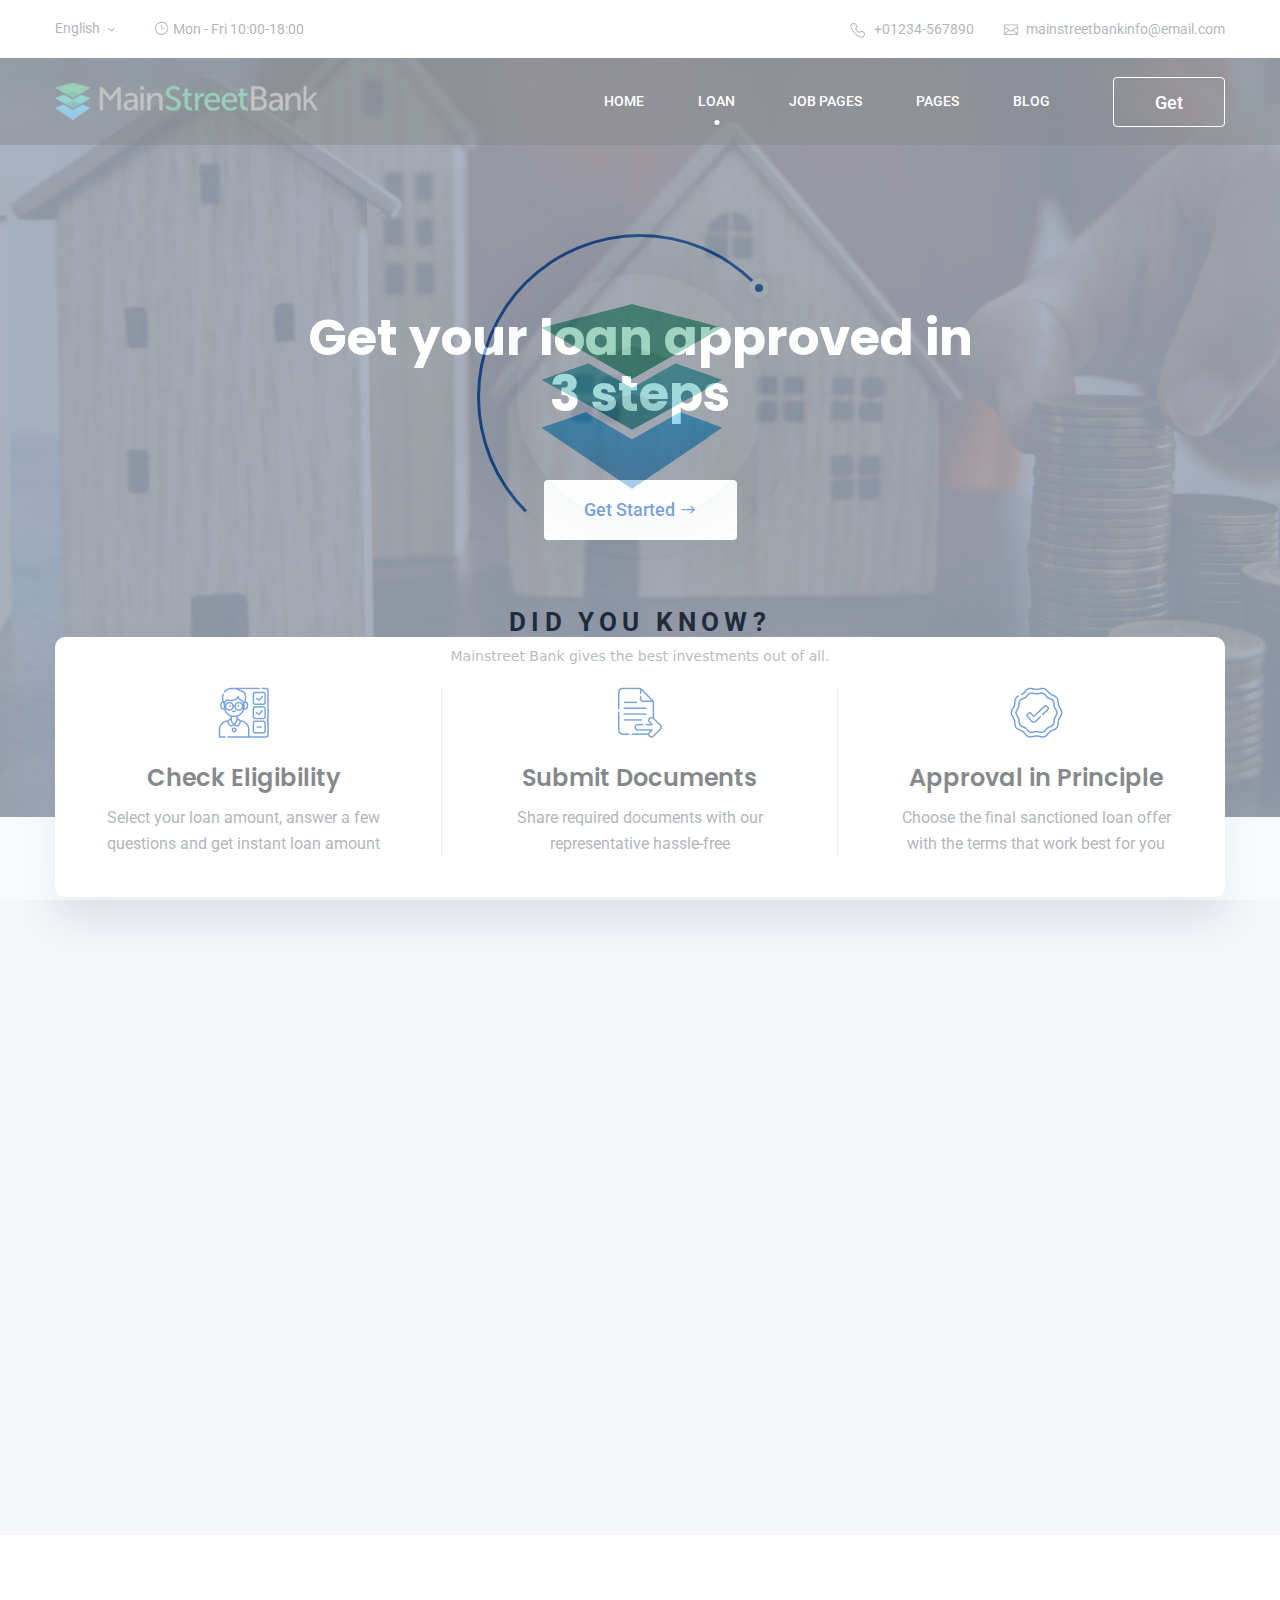
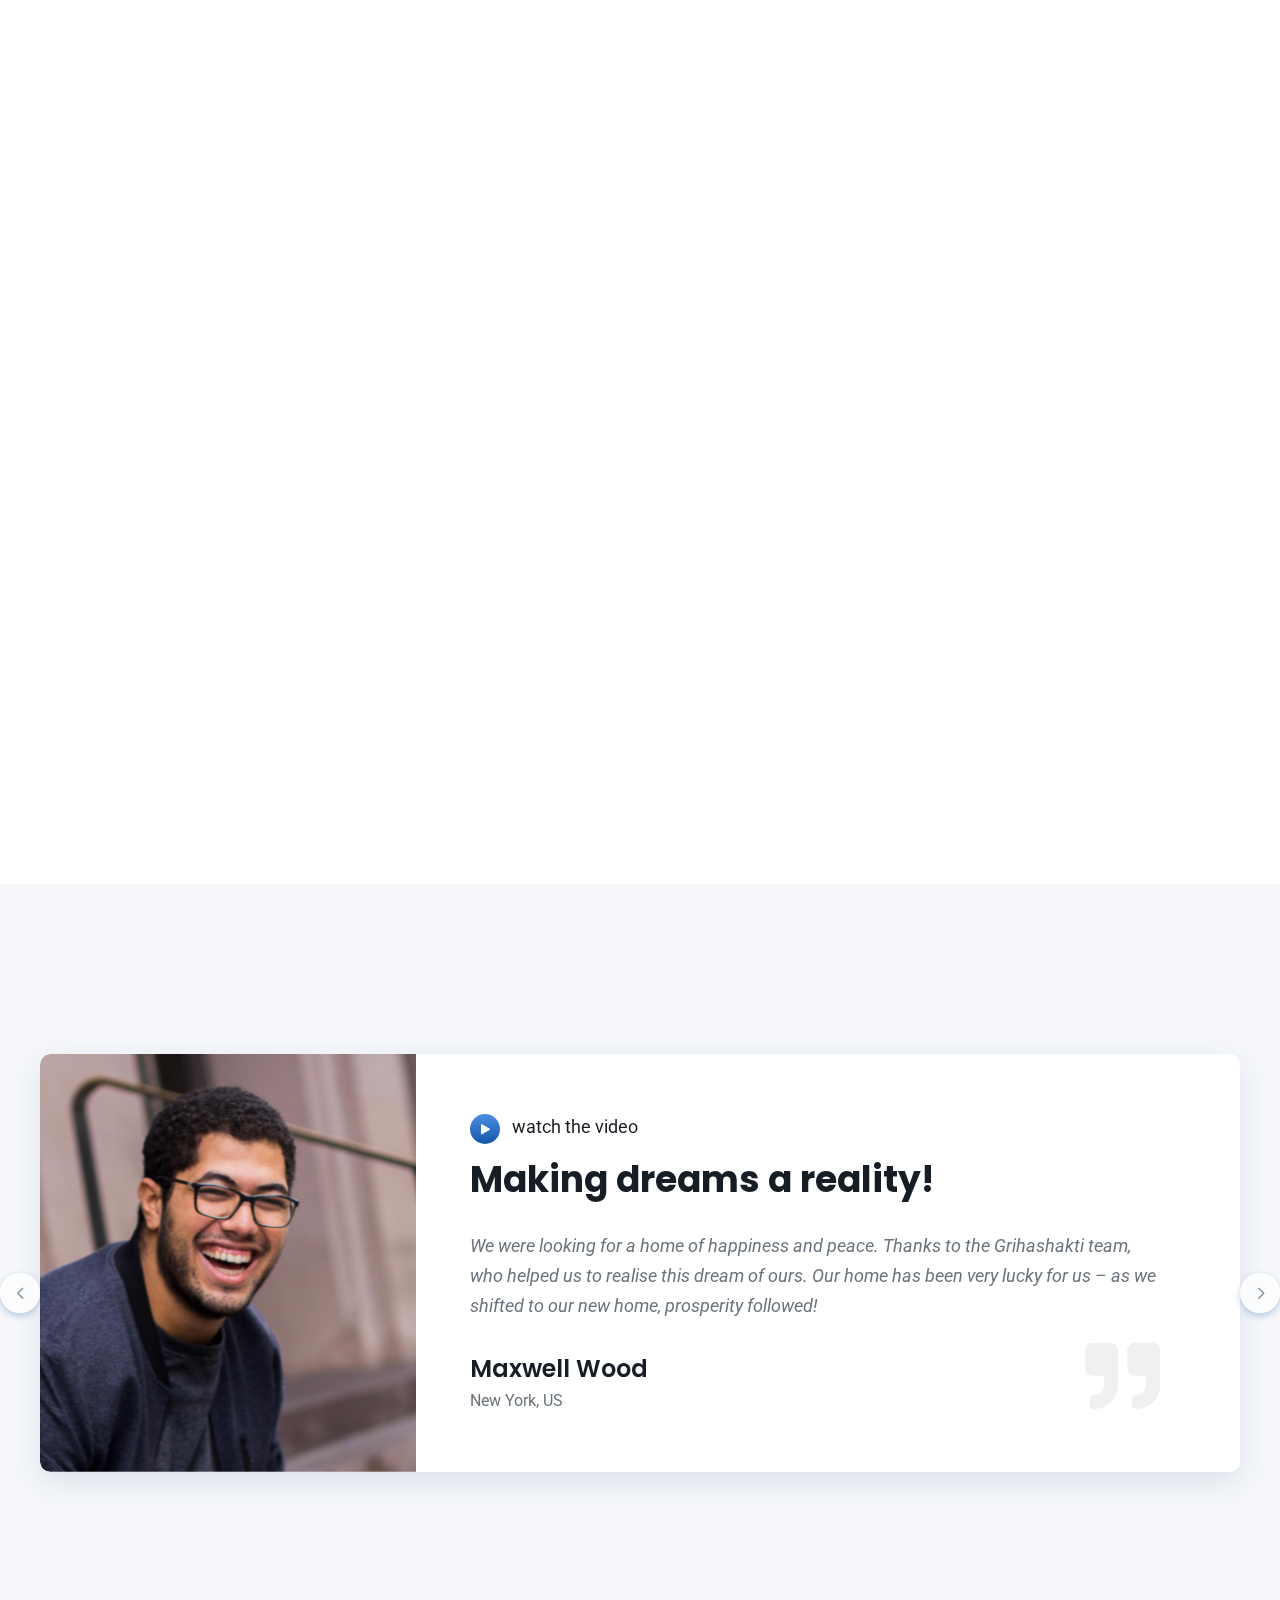
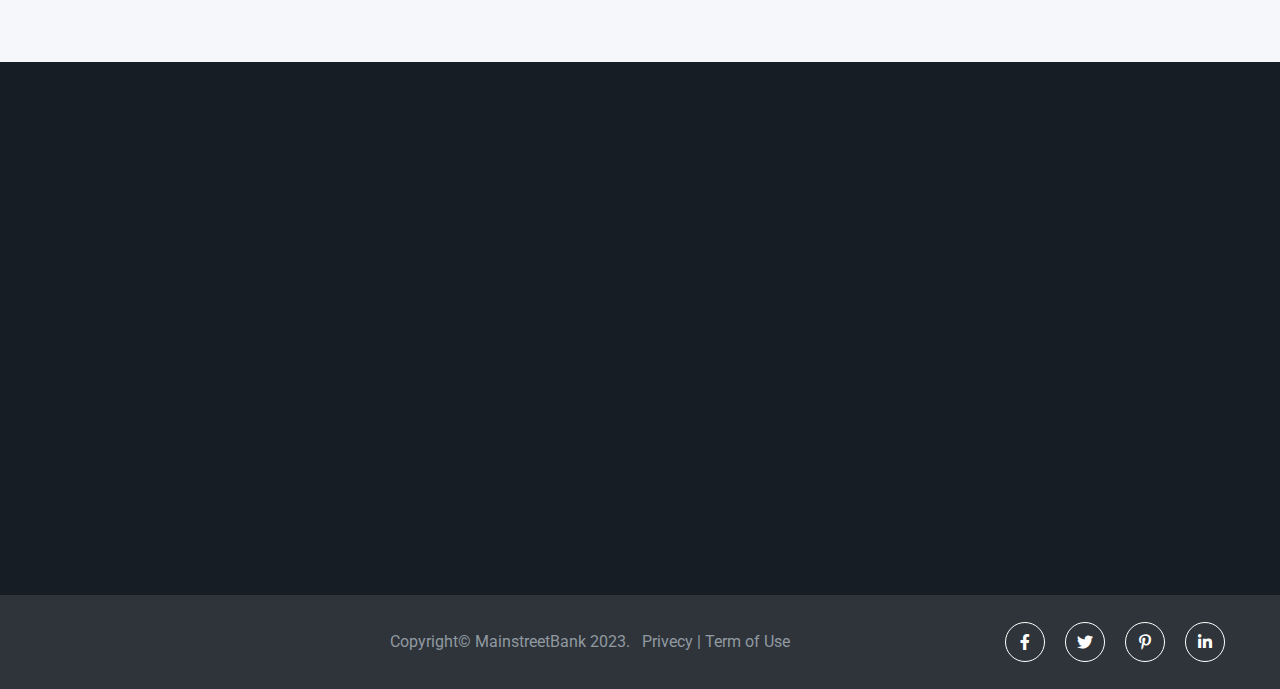
<file: mainstreet-html/loan.html>
<!DOCTYPE HTML>
<html lang="en-US">


<!-- Mirrored from html-template.spider-themes.net/banca/banca-html/loan.html by HTTrack Website Copier/3.x [XR&CO'2014], Sun, 01 Jan 2023 23:25:46 GMT -->
<head>
    <meta charset="UTF-8">
    <meta http-equiv="x-ua-compatible" content="ie=edge">
    <meta name="viewport" content="width=device-width,initial-scale=1.0">
    <title>MainstreetBank</title>
    <link rel="shortcut icon" href="img/favicon-16x16.png" type="image/x-icon">

    <!-- CSS here -->
    <link rel="stylesheet" type="text/css" href="css/bootstrap.min.css" media="all" />
    <link rel="stylesheet" type="text/css" href="css/elegant-icons.min.css" media="all" />
    <link rel="stylesheet" type="text/css" href="css/all.min.css" media="all" />
    <link rel="stylesheet" type="text/css" href="css/animate.css" media="all" />
    <link rel="stylesheet" type="text/css" href="css/nice-select.css" media="all" />
    <link rel="stylesheet" type="text/css" href="css/slick.css" media="all" />
    <link rel="stylesheet" type="text/css" href="css/slick-theme.css" media="all" />
    <link rel="stylesheet" type="text/css" href="css/jquery-editable-select.css" media="all" />
    <link rel="stylesheet" type="text/css" href="css/jquery.fancybox.min.css" media="all" />
    <link rel="stylesheet" type="text/css" href="css/nouislider.min.css" media="all" />
    <link rel="stylesheet" type="text/css" href="css/default.css" media="all" />
    <link rel="stylesheet" type="text/css" href="css/style.css" media="all" />
    <link rel="stylesheet" type="text/css" href="css/responsive.css" media="all" />
</head>

<body>
    <!-- Preloader -->
    <div id="preloader">
        <div id="ctn-preloader" class="ctn-preloader">
            <div class="round_spinner">
                <div class="spinner"></div>
                <div class="text">
                    <img src="img/logo/udu.png" alt="">
                </div>
            </div>
            <h2 class="head">Did You Know?</h2>
            <p></p>
        </div>
    </div>

    <!-- Header -->
    <header class="header">
        <div class="header-top py-2 bg_white">
            <div class="container">
                <div class="row align-items-center">
                    <div class="col-md-5">
                        <div class="header-info-left">

                            <div class="language-list">
                                <select name="page-language-list" id="select-lang">
                                    <option value="English">English</option>
                                    <option value="Bangla">Bangla</option>
                                    <option value="French">French</option>
                                    <option value="Hindi">Hindi</option>
                                </select>
                            </div>

                            <div class="timestamp ms-4"> <i class="icon_clock_alt"></i> Mon - Fri 10:00-18:00
                            </div>
                        </div>
                    </div>
                    <div class="col-md-7">
                        <div class="header-info-right">
                            <ul>
                                <li>
                                    <img class="img-fluid" src="img/phone-outline.png" alt="phone"><a
                                        href="tel:01234567890">+01234-567890</a>
                                </li>

                                <li>
                                    <i class="icon_mail_alt"></i><a
                                        href="mailto:bancainfo@email.com">mainstreetbankinfo@email.com</a>
                                </li>
                            </ul>
                        </div>
                    </div>
                </div>
            </div>
        </div>
        <div class="header-menu header-menu-3" id="sticky">
            <nav class="navbar navbar-expand-lg ">
                <div class="container">
                    <a class="navbar-brand sticky_logo" href="index.html">
                        <img class="main" src="img/logo/R__2_-removebg-preview (1).png" width="50%" alt="logo">
                        <img class="sticky" src="img/logo/R__2_-removebg-preview (1).png" width="50%" alt="logo">
                    </a>
                    <button class="navbar-toggler collapsed" type="button" data-bs-toggle="collapse"
                        data-bs-target="#navbarSupportedContent" aria-controls="navbarSupportedContent"
                        aria-expanded="false" aria-label="Toggle navigation">
                        <span class="menu_toggle">
                            <span class="hamburger">
                                <span></span>
                                <span></span>
                                <span></span>
                            </span>
                            <span class="hamburger-cross">
                                <span></span>
                                <span></span>
                            </span>
                        </span>
                    </button>

                    <div class="collapse navbar-collapse" id="navbarSupportedContent">
                        <ul class="navbar-nav menu ms-auto">
                            <li class="nav-item dropdown submenu ">
                                <a href="#" class="nav-link dropdown-toggle" role="button" data-bs-toggle="dropdown"
                                    aria-haspopup="true" aria-expanded="false">Home</a>
                                <i class="arrow_carrot-down_alt2 mobile_dropdown_icon" aria-hidden="true"
                                    data-bs-toggle="dropdown"></i>
                                <ul class="dropdown-menu">
                                    
                                    <li class="nav-item"><a href="index-3.html" class="nav-link">Home</a>
                                    </li>
                                </ul>
                            </li>
                            <li class="nav-item dropdown submenu">
                                <a class="nav-link dropdown-toggle active" href="loan.html" role="button"
                                    data-bs-toggle="dropdown" aria-haspopup="true" aria-expanded="false">
                                    Loan
                                </a>
                                <i class="arrow_carrot-down_alt2 mobile_dropdown_icon" aria-hidden="false"
                                    data-bs-toggle="dropdown"></i>

                                <ul class="dropdown-menu">
                                    <li class="nav-item"><a class="nav-link active" href="loan.html">Get loan</a></li>
                                    <li class="nav-item"><a class="nav-link" href="#" role="button"
                                            data-bs-toggle="dropdown" aria-haspopup="true" aria-expanded="false">Loan
                                            Application</a>
                                        <i class="arrow_carrot-down_alt2 mobile_dropdown_icon" aria-hidden="false"
                                            data-bs-toggle="dropdown"></i>

                                        <ul class="dropdown-menu">
                                            <li class="nav-item"><a class="nav-link" href="loan-details.html">Step
                                                    1</a></li>
                                            <li class="nav-item"><a class="nav-link" href="personal-details.html">Step
                                                    2</a></li>
                                            <li class="nav-item"><a class="nav-link" href="document-upload.html">Step
                                                    3</a></li>

                                        </ul>
                                    </li>

                                </ul>
                            </li>
                            <li class="nav-item dropdown submenu">
                                <a class="nav-link dropdown-toggle" href="career.html" role="button"
                                    data-bs-toggle="dropdown" aria-haspopup="true" aria-expanded="false">
                                    Job Pages
                                </a>
                                <i class="arrow_carrot-down_alt2 mobile_dropdown_icon" aria-hidden="false"
                                    data-bs-toggle="dropdown"></i>
                                <ul class="dropdown-menu">
                                    <li class="nav-item"><a class="nav-link" href="career.html">Career</a></li>
                                    <li class="nav-item"><a class="nav-link" href="job-post.html">Jobs</a>
                                    </li>
                                    <li class="nav-item"><a class="nav-link" href="job-application.html">Job
                                            Application</a>
                                    </li>
                                </ul>
                            </li>
                            <li class="nav-item dropdown submenu">
                                <a class="nav-link dropdown-toggle" href="#" role="button" data-bs-toggle="dropdown"
                                    aria-haspopup="true" aria-expanded="false">
                                    Pages
                                </a>
                                <i class="arrow_carrot-down_alt2 mobile_dropdown_icon" aria-hidden="false"
                                    data-bs-toggle="dropdown"></i>
                                <ul class="dropdown-menu ">
                                    <li class="nav-item"><a class="nav-link" href="card.html">Cards</a></li>
                                    <li class="nav-item"><a class="nav-link" href="about.html">About Us</a></li>
                                    <li class="nav-item"><a class="nav-link" href="contact.html">Contact Us</a></li>
                                    
                                </ul>
                            </li>
                            <li class="nav-item dropdown submenu">
                                <a class="nav-link dropdown-toggle" href="blog.html" role="button"
                                    data-bs-toggle="dropdown" aria-haspopup="true" aria-expanded="false">
                                    Blog
                                </a>
                                <i class="arrow_carrot-down_alt2 mobile_dropdown_icon" aria-hidden="false"
                                    data-bs-toggle="dropdown"></i>
                                <ul class="dropdown-menu ">
                                    <li class="nav-item"><a class="nav-link" href="blog.html">Blog Listing</a></li>
                                    <li class="nav-item"><a class="nav-link" href="blog-details.html">Blog Details</a>
                                    </li>
                                </ul>
                            </li>
                        </ul>
                        <a class="theme-btn theme-btn-outlined" href="loan.html">Get Loan</a>
                    </div>
                </div>
            </nav>
        </div>
    </header>
    <!-- Header end-->


    <main>
        <!-- Banner start -->
        <section class="banner-area-2 loan-banner pt-145" style="background-image: url(img/banner/loan-banner.png)">
            <div class="container">
                <div class="row align-items-center  pt-165 pb-200">
                    <div class="col-lg-7 mx-auto">
                        <div class="banner-content text-center">
                            <div class="section-title">
                                <h1 class="wow fadeInUp">Get your loan approved in 3 steps</h1>
                            </div>
                            <a class="theme-btn theme-btn-lg theme-btn-alt mt-50 wow fadeInUp" data-wow-delay='0.2s'
                                href="loan-details.html">
                                Get started <i class="arrow_right"></i>
                            </a>
                        </div>
                    </div>
                </div>

                <div class="row position-relative pt-70 d-lg-block d-none">
                    <div class="col-md-12">
                        <div class="floated-widget">
                            <div class="row gy-4 gy-lg-0 gx-5">
                                <div class="col-lg-4 border-end">
                                    <div class="steps-widget pr-30 pl-30 wow fadeInUp" data-wow-delay="0.1s">
                                        <img src="img/steps/icon-1.png" alt="icon">
                                        <h4><a href="#">Check Eligibility</a></h4>
                                        <p>Select your loan amount, answer a few questions and get instant loan amount
                                        </p>
                                    </div>
                                </div>
                                <div class="col-lg-4  border-end">
                                    <div class="steps-widget pr-30 pl-30 wow fadeInUp" data-wow-delay="0.3s">
                                        <img src="img/steps/icon-2.png" alt="icon">
                                        <h4><a href="#">Submit Documents</a></h4>
                                        <p>Share required documents with our representative hassle-free
                                        </p>
                                    </div>
                                </div>
                                <div class="col-lg-4">
                                    <div class="steps-widget pr-30 pl-30 wow fadeInUp" data-wow-delay="0.5s">
                                        <img src="img/steps/icon-3.png" alt="icon">
                                        <h4><a href="#">Approval in Principle</a></h4>
                                        <p>Choose the final sanctioned loan offer with the terms that work best for you
                                        </p>
                                    </div>
                                </div>
                            </div>
                        </div>
                    </div>
                </div>
            </div>
        </section>
        <!-- Banner end -->

        <!-- Apply Loan start -->
        <section class="apply-loan-area pt-200 pb-140 bg_disable">
            <div class="container">
                <div class="row pt-3">
                    <div class="col-xl-6 mx-auto">
                        <div class="section-title">
                            <h2 class="wow fadeInUp">One step closer to finding your perfect Home!</h2>
                        </div>
                    </div>
                </div>
                <form action="https://html-template.spider-themes.net/banca/banca-html/personal-details.html">
                    <div class="row">
                        <div class="col-md-10 mx-auto">
                            <div class="row pt-35  gy-lg-0 gy-3">
                                <div class="col-lg-4">
                                    <div class="loan-apply-widget wow fadeInRight" data-wow-delay="0.1s">
                                        <div class="icon">
                                            <img src="img/apply-loan/icon-1.1.png" alt="icon-1">
                                            <img src="img/apply-loan/icon-1.2.png" alt="icon-1.2">
                                        </div>
                                        <div class="apply-content">
                                            <span class="title">How much do you need?</span>
                                            <p class="d-flex">$ <input class="w-100" type="text" value="5,000"> </p>
                                        </div>
                                    </div>
                                </div>
                                <div class="col-lg-4">
                                    <div class="loan-apply-widget wow fadeInRight" data-wow-delay="0.3s">
                                        <div class="icon">
                                            <img src="img/apply-loan/icon-2.1.png" alt="icon-2">
                                            <img src="img/apply-loan/icon-2.2.png" alt="icon-2.2">
                                        </div>
                                        <div class="apply-content">
                                            <span class="title">Type of Loan</span>
                                            <select name="select-loan-type" id="select-loan-type">
                                                <option>Select your Loan</option>
                                                <option value="Home Loan">Home Loan</option>
                                                <option value="Loan Against Property">Loan Against Property</option>
                                                <option value="Loan Renovation">Loan Renovation</option>
                                                <option value="Commercial Property">Commercial Property</option>
                                            </select>
                                        </div>
                                    </div>
                                </div>
                                <div class="col-lg-4">
                                    <div class="loan-apply-widget wow fadeInRight" data-wow-delay="0.5s">
                                        <div class="icon">
                                            <img src="img/apply-loan/icon-3.1.png" alt="icon-3">
                                            <img src="img/apply-loan/icon-3.2.png" alt="icon-3.2">
                                        </div>
                                        <div class="apply-content">
                                            <span class="title">Where do you currently live?</span>
                                            <div class="select-location d-flex align-items-center"
                                                id="locationSlectParent">
                                                <select class="w-100" name="select-location" id="locationSelect">
                                                    <option value="Bagerhat">Bagerhat</option>
                                                    <option value="Bandarban" selected>Bandarban</option>
                                                    <option value="Barguna">Barguna</option>
                                                    <option value="Barisal">Barisal</option>
                                                    <option value="Bhola">Bhola</option>
                                                    <option value="Barishal Metro">Barishal Metro</option>
                                                    <option value="Bogra">Bogra</option>
                                                    <option value="Brahmmanbaria">Brahmmanbaria</option>
                                                    <option value="Chandpur">Chandpur</option>
                                                    <option value="Chapai Nawabganj">Chapai Nawabganj</option>
                                                    <option value="Chittagong">Chittagong</option>
                                                    <option value="Chuadanga">Chuadanga</option>
                                                    <option value="Chottogram Metro">Chottogram Metro</option>
                                                    <option value="Cox&#039;s Bazar">Cox&#039;s Bazar</option>
                                                    <option value="Coxsbazar">Coxsbazar</option>
                                                    <option value="Cumilla">Cumilla</option>
                                                    <option value="Dhaka">Dhaka</option>
                                                    <option value="Dinajpur">Dinajpur</option>
                                                    <option value="Dhaka Metro">Dhaka Metro</option>
                                                    <option value="Faridpur">Faridpur</option>
                                                    <option value="Feni">Feni</option>
                                                    <option value="Gaibandha">Gaibandha</option>
                                                    <option value="Gazipur">Gazipur</option>
                                                    <option value="Gazipur Metro">Gazipur Metro</option>
                                                    <option value="Gopalgonj">Gopalgonj</option>
                                                    <option value="Habigonj">Habigonj</option>
                                                    <option value="Jaflong">Jaflong</option>
                                                    <option value="Jamalpur">Jamalpur</option>
                                                    <option value="Jessore">Jessore</option>
                                                    <option value="Jhalokathi">Jhalokathi</option>
                                                    <option value="Jhenaidah">Jhenaidah</option>
                                                    <option value="Joypurhat">Joypurhat</option>
                                                    <option value="Khagrachari">Khagrachari</option>
                                                    <option value="Khulna">Khulna</option>
                                                    <option value="Kishoregonj">Kishoregonj</option>
                                                    <option value="Khulna Metro">Khulna Metro</option>
                                                    <option value="Kurigram">Kurigram</option>
                                                    <option value="Kustia">Kustia</option>
                                                    <option value="Lalmonirhat">Lalmonirhat</option>
                                                    <option value="Laxmipur">Laxmipur</option>
                                                    <option value="Madaripur">Madaripur</option>
                                                    <option value="Magura">Magura</option>
                                                    <option value="Manikgonj">Manikgonj</option>
                                                    <option value="Meherpur">Meherpur</option>
                                                    <option value="Moulabhibazar">Moulabhibazar</option>
                                                    <option value="Munshigonj">Munshigonj</option>
                                                    <option value="Mymensingh">Mymensingh</option>
                                                    <option value="Naogaon">Naogaon</option>
                                                    <option value="Narail">Narail</option>
                                                    <option value="Narayangonj">Narayangonj</option>
                                                    <option value="Narsingdi">Narsingdi</option>
                                                    <option value="Natore">Natore</option>
                                                    <option value="Netrokona">Netrokona</option>
                                                    <option value="Nilphamari">Nilphamari</option>
                                                    <option value="Noakhali">Noakhali</option>
                                                    <option value="Pabna">Pabna</option>
                                                    <option value="Panchagarh">Panchagarh</option>
                                                    <option value="Patuakhali">Patuakhali</option>
                                                    <option value="Pirojpur">Pirojpur</option>
                                                    <option value="Rajbari">Rajbari</option>
                                                    <option value="Rajshahi">Rajshahi</option>
                                                    <option value="Rangamati">Rangamati</option>
                                                    <option value="Rangpur">Rangpur</option>
                                                    <option value="Rajshahi Metro ">Rajshahi Metro </option>
                                                    <option value="Rangpur Metro ">Rangpur Metro </option>
                                                    <option value="Saint Martin">Saint Martin</option>
                                                    <option value="Satkhira">Satkhira</option>
                                                    <option value="Shariatpur">Shariatpur</option>
                                                    <option value="Sherpur">Sherpur</option>
                                                    <option value="Sirajgonj">Sirajgonj</option>
                                                    <option value="Sylhet Metro">Sylhet Metro</option>
                                                    <option value="Srimangal">Srimangal</option>
                                                    <option value="Sunamgonj">Sunamgonj</option>
                                                    <option value="Sylhet">Sylhet</option>
                                                    <option value="Tangail">Tangail</option>
                                                    <option value="Teknaf">Teknaf</option>
                                                    <option value="Thakurgaon">Thakurgaon</option>
                                                </select>
                                                <span class="close" id="readOnlyClose">
                                                    <i class="icon_close"></i>
                                                </span>
                                            </div>
                                        </div>
                                    </div>
                                </div>

                                <div class="col-12 mt-15 d-flex wow fadeInLeft">
                                    <div class="icon">
                                        <img class="img=fluid" src="img/steps/sheild.png" alt="sheild">
                                    </div>
                                    <p class="security-info d-inline-block ms-2">
                                        Your information is 100% secure. We do not share your info with other
                                        parties.
                                    </p>
                                </div>

                                <div class="col-12 text-center mt-35">
                                    <button class="theme-btn theme-btn-lg wow fadeInUp" type="submit">
                                        apply now <i class="arrow_right"></i>
                                    </button>

                                </div>
                            </div>
                        </div>
                    </div>
                </form>
            </div>
        </section>
        <!-- Apply Loan end -->

        <!-- Emi Calculator start -->
        <section class="pt-125 pb-140 bg_white">
            <div class="container">
                <div class="row ">
                    <div class="col-lg-6 mx-auto">
                        <div class="section-title">
                            <h2 class="wow fadeInUp">Calculator</h2>
                            <p class="wow fadeInUp" data-wow-delay="0.3s">Get an approximate figure for the total
                                monthly instalment payments along with a complete
                                break-up of the home loan.</p>
                        </div>
                    </div>
                </div>
                <div class="calculator-widget mt-50">
                    <div class="row  gy-lg-0 gy-3">
                        <div class="col-lg-7">
                            <div class="single-calculator-widget wow fadeInUp" data-wow-delay="0.1s">
                                <div class="single-range">
                                    <div class="range-header d-flex justify-content-between align-items-center mb-25">
                                        <h6>Loan Amount</h6>

                                        <input type="text" id="SetRange">
                                    </div>
                                    <div id="RangeSlider"></div>
                                </div>
                                <div class="single-range mt-85 mb-95">
                                    <div
                                        class="range-header d-flex flex-wrap justify-content-between align-items-center mb-25">
                                        <h6>Loan Duration</h6>


                                        <ul class="nav nav-tabs" id="myTab" role="tablist">
                                            <li><span class="active_bar"></span></li>
                                            <li class="nav-item" role="presentation">
                                                <a class="nav-link active month-tab" id="monthTab" data-bs-toggle="tab"
                                                    href="#monthTabId" role="tab" aria-controls="monthTabId"
                                                    aria-selected="true">Month</a>
                                            </li>
                                            <li class="nav-item " role="presentation">
                                                <a class="nav-link year-tab" id="yearTab" data-bs-toggle="tab"
                                                    href="#yearTabId" role="tab" aria-controls="yearTabId"
                                                    aria-selected="false">Year</a>
                                            </li>

                                        </ul>

                                        <input type="text" id="SetMonthRange">
                                    </div>


                                    <div class="tab-content">
                                        <div class="tab-pane fade show active" id="monthTabId" role="tabpanel"
                                            aria-labelledby="monthTab">

                                            <div id="MonthRangeSlider"></div>
                                        </div>
                                        <div class="tab-pane fade" id="yearTabId" role="tabpanel"
                                            aria-labelledby="yearTab">

                                            <div id="YearRangeSlider"></div>
                                        </div>

                                    </div>
                                </div>

                                <div class="bg_disable px-4 py-2 mb-5 interestBox">
                                    <p>Rate of Interest</p>
                                    <span id="InterestAmount"></span>
                                </div>
                            </div>
                        </div>

                        <div class="col-lg-5 pl-lg-35">
                            <div class="calculator-result-widget bg_disable wow fadeInUp" data-wow-delay="0.3s">

                                <div class="row align-items-center">
                                    <div class="col-lg-7 col-md-8 col-sm-7">
                                        <div class="emi-amount">
                                            <h6>EMI Amount</h6>
                                            <span>Principal + Interest</span>
                                            <p class="mt-10" id="TotalAmount"></p>
                                        </div>
                                        <div class="interest-payable mt-20">
                                            <h6>Interest Payable</h6>
                                            <p class="mt-10" id="InterestPayable"></p>
                                        </div>
                                    </div>
                                    <div class="col-lg-5 col-md-4 col-sm-5 col-7 mx-auto">
                                        <svg class="radial-progress" id="LoanGraph" viewBox="0 0 80 80">
                                            <circle class="incomplete" cx="40" cy="40" r="35"></circle>
                                            <circle class="complete" cx="40" cy="40" r="30"></circle>
                                        </svg>
                                    </div>
                                </div>
                                <div class="row mt-lg-60 mt-25 text-center">
                                    <div class="col-12">
                                        <h4 class="mb-1">Your EMI Amount</h4>
                                        <h1 class="m-0" id="emiAmount">$ 3,495*</h1>

                                        <a href="personal-details.html" class="theme-btn theme-btn-lg mt-40">Apply Now
                                            <i class="arrow_right"></i></a>
                                    </div>
                                </div>
                            </div>
                        </div>
                    </div>
                </div>
            </div>
        </section>
        <!-- Emi Calculator end -->

        <!-- Testimonial start -->
        <section class="pt-140 pb-140 testimonial-area bg_disable">
            <div class="container-fluid px-0">
                <div class="testimonial-slider">
                    <div class="single-slider container px-0">
                        <div class="testimonial-widget">
                            <div class="row">
                                <div class="col-4">
                                    <div class="author-img">
                                        <img src="img/testimonial/img-2.png" alt="image">
                                    </div>
                                </div>
                                <div class="col-8 d-flex align-items-center">
                                    <div class="testimonial-content">
                                        <div class="watch-button">
                                            <a data-fancybox href="https://www.youtube.com/watch?v=xcJtL7QggTI">
                                                <i class="fa fa-play"></i>
                                                watch the video
                                            </a>
                                        </div>
                                        <h2>Making dreams a reality!</h2>
                                        <p class="pr-lg-60">We were looking for a home of happiness and peace. Thanks to
                                            the
                                            Grihashakti
                                            team, who helped us to realise this dream of ours. Our home has been
                                            very
                                            lucky for us – as we shifted to our new home, prosperity followed!
                                        </p>
                                        <div class="author-info">
                                            <h4>Maxwell Wood</h4>
                                            <span>New York, US</span>
                                        </div>
                                    </div>
                                </div>
                            </div>
                        </div>
                    </div>
                    <div class="single-slider container px-0">
                        <div class="testimonial-widget">
                            <div class="row">
                                <div class="col-4">
                                    <div class="author-img">
                                        <img src="img/testimonial/img-1.png" alt="image">
                                    </div>
                                </div>
                                <div class="col-8 d-flex align-items-center">
                                    <div class="testimonial-content">
                                        <div class="watch-button">
                                            <a data-fancybox href="https://www.youtube.com/watch?v=xcJtL7QggTI">
                                                <i class="fa fa-play"></i>
                                                watch the video
                                            </a>
                                        </div>
                                        <h2>Making dreams a reality!</h2>
                                        <p class="pr-lg-60">We were looking for a home of happiness and peace. Thanks to
                                            the
                                            Grihashakti
                                            team, who helped us to realise this dream of ours. Our home has been
                                            very
                                            lucky for us – as we shifted to our new home, prosperity followed!
                                        </p>
                                        <div class="author-info">
                                            <h4>Maxwell Wood</h4>
                                            <span>New York, US</span>
                                        </div>
                                    </div>
                                </div>
                            </div>
                        </div>
                    </div>
                    <div class="single-slider container px-0">
                        <div class="testimonial-widget">
                            <div class="row">
                                <div class="col-4">
                                    <div class="author-img">
                                        <img src="img/testimonial/img-2.png" alt="image">
                                    </div>
                                </div>
                                <div class="col-8 d-flex align-items-center">
                                    <div class="testimonial-content">
                                        <div class="watch-button">
                                            <a data-fancybox href="https://www.youtube.com/watch?v=xcJtL7QggTI">
                                                <i class="fa fa-play"></i>
                                                watch the video
                                            </a>
                                        </div>
                                        <h2>Making dreams a reality!</h2>
                                        <p class="pr-lg-60">We were looking for a home of happiness and peace. Thanks to
                                            the
                                            Grihashakti
                                            team, who helped us to realise this dream of ours. Our home has been
                                            very
                                            lucky for us – as we shifted to our new home, prosperity followed!
                                        </p>
                                        <div class="author-info">
                                            <h4>Maxwell Wood</h4>
                                            <span>New York, US</span>
                                        </div>
                                    </div>
                                </div>
                            </div>
                        </div>
                    </div>
                    <div class="single-slider container px-0">
                        <div class="testimonial-widget">
                            <div class="row">
                                <div class="col-4">
                                    <div class="author-img">
                                        <img src="img/testimonial/img-1.png" alt="image">
                                    </div>
                                </div>
                                <div class="col-8 d-flex align-items-center">
                                    <div class="testimonial-content">
                                        <div class="watch-button">
                                            <a data-fancybox href="https://www.youtube.com/watch?v=xcJtL7QggTI">
                                                <i class="fa fa-play"></i>
                                                watch the video
                                            </a>
                                        </div>
                                        <h2>Making dreams a reality!</h2>
                                        <p class="pr-lg-60">We were looking for a home of happiness and peace. Thanks to
                                            the
                                            Grihashakti
                                            team, who helped us to realise this dream of ours. Our home has been
                                            very
                                            lucky for us – as we shifted to our new home, prosperity followed!
                                        </p>
                                        <div class="author-info">
                                            <h4>Maxwell Wood</h4>
                                            <span>New York, US</span>
                                        </div>
                                    </div>
                                </div>
                            </div>
                        </div>
                    </div>

                </div>
            </div>
        </section>
        <!-- Testimonial end -->
    </main>

    <!-- footer -->
    <footer class="footer footer-3">
        <div class="footer-top  pt-lg-130 pb-lg-115 pt-105 pb-105">
            <div class="container">
                <div class="row gx-0">

                    <div class="col-lg-4 col-sm-6 text-center text-sm-start ms-0 ">
                        <div class="footer-widget mb-30 wow fadeInLeft">
                            <div class="footer-text mb-20">
                                <p>MainstreetBank is a leading bank in the worldzone and a prominent international banking
                                    institution</p>
                            </div>

                            <span class="overline">COTATION</span>

                            <div class="footer-bold">
                                <span class="counter">$<span>35.105</span> </span>
                                <span class="counter">-<span>0.46</span>% </span>
                            </div>
                            <p class="time">2021-01-05 14:00 (INTERNATIONAL TIME)</p>
                        </div>
                    </div>


                    <div class="col-lg-2 col-sm-6 text-center text-sm-start ms-lg-5 ">
                        <div class="footer-widget mb-30 wow fadeInUp" data-wow-delay="0.1s">
                            <div class="f-widget-title">
                                <h5>Mainstreet at a Glance</h5>
                            </div>
                            <div class="footer-link">
                                <ul>
                                    <li><a href="#"> Our core Businesses
                                        </a></li>
                                    <li><a href="#"> Our 'company purpose'</a></li>
                                    <li><a href="#"> Jobs & Careers</a></li>
                                    <li><a href="#"> Our Responsibility</a></li>
                                </ul>
                            </div>
                        </div>
                    </div>
                    <div class="col-lg-2  col-sm-6 text-center text-sm-start ms-lg-5">
                        <div class="footer-widget mb-30 wow fadeInUp" data-wow-delay="0.3s">
                            <div class="f-widget-title">
                                <h5>Publications</h5>
                            </div>
                            <div class="footer-link">
                                <ul>
                                    <li><a href="#"> Compliance Publications</a></li>
                                    <li><a href="#"> Annual Reports</a></li>
                                    <li><a href="#"> CSR Reports</a></li>
                                    <li><a href="#"> Financial documentation</a></li>
                                </ul>
                            </div>
                        </div>

                    </div>
                    <div class="col-lg-2 col-sm-6 text-center text-sm-start me-0 ms-lg-5">
                        <div class="footer-widget mb-30 wow fadeInUp" data-wow-delay="0.5s">
                            <div class="f-widget-title">
                                <h5>Direct Access</h5>
                            </div>
                            <div class="footer-link">
                                <ul>
                                    <li><a href="#">Our news</a></li>
                                    <li><a href="#">Our press releases</a></li>
                                    <li><a href="#">Our job offers</a></li>
                                    <li><a href="#">Our websites</a></li>
                                </ul>
                            </div>
                        </div>
                    </div>
                </div>
            </div>
        </div>
        <!-- copyright area -->
        <div class="copyright pt-25 pb-25">
            <div class="container">
                <div class="row align-items-center">
                    <div class="col-lg-3 text-center text-lg-start">

                    </div>
                    <div class="col-lg-5 text-center my-3 my-sm-0">
                        <div class="copyright-text">
                            <p>Copyright&copy; MainstreetBank 2023.<br class="d-sm-none"> <a class="ms-2" href="#">Privecy</a> |
                                <a class="ms-0" href="#">Term of
                                    Use</a>
                            </p>
                        </div>
                    </div>
                    <div class="col-lg-4 text-center text-lg-end ">
                        <div class="social-button">
                            <a href="#"><i class="fab fa-facebook-f"></i></a>
                            <a href="#"><i class="fab fa-twitter"></i></a>
                            <a href="#"><i class="fab fa-pinterest-p"></i></a>
                            <a href="#"><i class="fab fa-linkedin-in"></i></a>
                        </div>
                    </div>

                </div>
            </div>
        </div>
    </footer>
    <!-- footer end -->

    <!-- Back to top button -->
    <a id="back-to-top" title="Back to Top"></a>


    <!-- JS here -->
    <script type="text/javascript" src="js/jquery-3.6.0.min.js"></script>
    <script type="text/javascript" src="js/preloader.js"></script>
    <script type="text/javascript" src="js/bootstrap.bundle.min.js"></script>
    <script type="text/javascript" src="js/jquery.smoothscroll.min.js"></script>
    <script type="text/javascript" src="js/jquery.waypoints.min.js"></script>
    <script type="text/javascript" src="js/jquery.counterup.min.js"></script>
    <script type="text/javascript" src="js/jquery.nice-select.min.js"></script>
    <script type="text/javascript" src="js/jquery.fancybox.min.js"></script>
    <script type="text/javascript" src="js/slick.min.js"></script>
    <script type="text/javascript" src="js/nouislider.min.js"></script>
    <script type="text/javascript" src="js/wNumb.js"></script>
    <script type="text/javascript" src="js/jquery-editable-select.js"></script>
    <script type="text/javascript" src="js/wow.min.js"></script>
    <script type="text/javascript" src="js/custom.js"></script>
</body>


<!-- Mirrored from html-template.spider-themes.net/banca/banca-html/loan.html by HTTrack Website Copier/3.x [XR&CO'2014], Sun, 01 Jan 2023 23:25:54 GMT -->
</html>
</file>
<file: mainstreet-html/css/nice-select.css>
.nice-select{-webkit-tap-highlight-color:transparent;background-color:#fff;border-radius:5px;border:solid 1px #e8e8e8;box-sizing:border-box;clear:both;cursor:pointer;display:block;float:left;font-family:inherit;font-size:14px;font-weight:400;height:42px;line-height:40px;outline:0;padding-left:18px;padding-right:30px;position:relative;text-align:left!important;-webkit-transition:all .2s ease-in-out;transition:all .2s ease-in-out;-webkit-user-select:none;-moz-user-select:none;-ms-user-select:none;user-select:none;white-space:nowrap;width:auto}.nice-select:hover{border-color:#dbdbdb}.nice-select.open,.nice-select:active,.nice-select:focus{border-color:#999}.nice-select:after{font-family:ElegantIcons;font-style:normal;font-weight:400;font-variant:normal;text-transform:none;content:"\33";display:block;pointer-events:none;position:absolute;right:12px;top:50%;-webkit-transform:translateY(-50%);-ms-transform:translateY(-50%);transform:translateY(-50%);-webkit-transition:all .15s ease-in-out;transition:all .15s ease-in-out;color:#6a737c}.nice-select.open:after{-webkit-transform:translateY(-50%) rotate(-180deg);-ms-transform:translateY(-50%) rotate(-180deg);transform:translateY(-50%) rotate(-180deg)}.nice-select.open .list{opacity:1;pointer-events:auto;-webkit-transform:scale(1) translateY(0);-ms-transform:scale(1) translateY(0);transform:scale(1) translateY(0)}.nice-select.disabled{border-color:#ededed;color:#999;pointer-events:none}.nice-select.disabled:after{border-color:#ccc}.nice-select.wide{width:100%}.nice-select.wide .list{left:0!important;right:0!important}.nice-select.right{float:right}.nice-select.right .list{left:auto;right:0}.nice-select.small{font-size:12px;height:36px;line-height:34px}.nice-select.small:after{height:4px;width:4px}.nice-select.small .option{line-height:34px;min-height:34px}.nice-select .list{background-color:#fff;border-radius:5px;box-shadow:0 0 0 1px rgba(68,68,68,.11);box-sizing:border-box;margin-top:4px;opacity:0;overflow:hidden;padding:0;pointer-events:none;position:absolute;top:100%;left:0;-webkit-transform-origin:50% 0;-ms-transform-origin:50% 0;transform-origin:50% 0;-webkit-transform:scale(.75) translateY(-21px);-ms-transform:scale(.75) translateY(-21px);transform:scale(.75) translateY(-21px);-webkit-transition:all .2s cubic-bezier(.5,0,0,1.25),opacity .15s ease-out;transition:all .2s cubic-bezier(.5,0,0,1.25),opacity .15s ease-out;z-index:9}.nice-select .list:hover .option:not(:hover){background-color:transparent!important}.nice-select .option{cursor:pointer;font-weight:400;line-height:40px;list-style:none;min-height:40px;outline:0;padding-left:18px;padding-right:29px;text-align:left;-webkit-transition:all .2s;transition:all .2s}.nice-select .option.focus,.nice-select .option.selected.focus,.nice-select .option:hover{background-color:#f6f6f6}.nice-select .option.selected{font-weight:700}.nice-select .option.disabled{background-color:transparent;color:#999;cursor:default}.no-csspointerevents .nice-select .list{display:none}.no-csspointerevents .nice-select.open .list{display:block}
</file>
<file: mainstreet-html/css/default.css>
.mt-10 {
  margin-top: 10px;
}
.mt-15 {
  margin-top: 15px;
}
.mt-20 {
  margin-top: 20px;
}
.mt-25 {
  margin-top: 25px;
}
.mt-30 {
  margin-top: 30px;
}
.mt-35 {
  margin-top: 35px;
}
.mt-40 {
  margin-top: 40px;
}
.mt-45 {
  margin-top: 45px;
}
.mt-50 {
  margin-top: 50px;
}
.mt-55 {
  margin-top: 55px;
}
.mt-60 {
  margin-top: 60px;
}
.mt-65 {
  margin-top: 65px;
}
.mt-70 {
  margin-top: 70px;
}
.mt-75 {
  margin-top: 75px;
}
.mt-80 {
  margin-top: 80px;
}
.mt-85 {
  margin-top: 85px;
}
.mt-90 {
  margin-top: 90px;
}
.mt-95 {
  margin-top: 95px;
}
.mt-100 {
  margin-top: 100px;
}
.mt-105 {
  margin-top: 105px;
}
.mt-110 {
  margin-top: 110px;
}
.mt-115 {
  margin-top: 115px;
}
.mt-120 {
  margin-top: 120px;
}
.mt-125 {
  margin-top: 125px;
}
.mt-130 {
  margin-top: 130px;
}
.mt-135 {
  margin-top: 135px;
}
.mt-140 {
  margin-top: 140px;
}
.mt-145 {
  margin-top: 145px;
}
.mt-150 {
  margin-top: 150px;
}
.mt-155 {
  margin-top: 155px;
}
.mt-160 {
  margin-top: 160px;
}
.mt-165 {
  margin-top: 165px;
}
.mt-170 {
  margin-top: 170px;
}
.mt-175 {
  margin-top: 175px;
}
.mt-180 {
  margin-top: 180px;
}
.mt-185 {
  margin-top: 185px;
}
.mt-190 {
  margin-top: 190px;
}
.mt-195 {
  margin-top: 195px;
}
.mt-200 {
  margin-top: 200px;
}

.mb-10 {
  margin-bottom: 10px;
}
.mb-15 {
  margin-bottom: 15px;
}
.mb-20 {
  margin-bottom: 20px;
}
.mb-25 {
  margin-bottom: 25px;
}
.mb-30 {
  margin-bottom: 30px;
}
.mb-35 {
  margin-bottom: 35px;
}
.mb-40 {
  margin-bottom: 40px;
}
.mb-45 {
  margin-bottom: 45px;
}
.mb-50 {
  margin-bottom: 50px;
}
.mb-55 {
  margin-bottom: 55px;
}
.mb-60 {
  margin-bottom: 60px;
}
.mb-65 {
  margin-bottom: 65px;
}
.mb-70 {
  margin-bottom: 70px;
}
.mb-75 {
  margin-bottom: 75px;
}
.mb-80 {
  margin-bottom: 80px;
}
.mb-85 {
  margin-bottom: 85px;
}
.mb-90 {
  margin-bottom: 90px;
}
.mb-95 {
  margin-bottom: 95px;
}
.mb-100 {
  margin-bottom: 100px;
}
.mb-105 {
  margin-bottom: 105px;
}
.mb-110 {
  margin-bottom: 110px;
}
.mb-115 {
  margin-bottom: 115px;
}
.mb-120 {
  margin-bottom: 120px;
}
.mb-125 {
  margin-bottom: 125px;
}
.mb-130 {
  margin-bottom: 130px;
}
.mb-135 {
  margin-bottom: 135px;
}
.mb-140 {
  margin-bottom: 140px;
}
.mb-145 {
  margin-bottom: 145px;
}
.mb-150 {
  margin-bottom: 150px;
}
.mb-155 {
  margin-bottom: 155px;
}
.mb-160 {
  margin-bottom: 160px;
}
.mb-165 {
  margin-bottom: 165px;
}
.mb-170 {
  margin-bottom: 170px;
}
.mb-175 {
  margin-bottom: 175px;
}
.mb-180 {
  margin-bottom: 180px;
}
.mb-185 {
  margin-bottom: 185px;
}
.mb-190 {
  margin-bottom: 190px;
}
.mb-195 {
  margin-bottom: 195px;
}
.mb-200 {
  margin-bottom: 200px;
}

.ml-10 {
  margin-left: 10px;
}
.ml-15 {
  margin-left: 15px;
}
.ml-20 {
  margin-left: 20px;
}
.ml-25 {
  margin-left: 25px;
}
.ml-30 {
  margin-left: 30px;
}
.ml-35 {
  margin-left: 35px;
}
.ml-40 {
  margin-left: 40px;
}
.ml-45 {
  margin-left: 45px;
}
.ml-50 {
  margin-left: 50px;
}
.ml-55 {
  margin-left: 55px;
}
.ml-60 {
  margin-left: 60px;
}
.ml-65 {
  margin-left: 65px;
}
.ml-70 {
  margin-left: 70px;
}
.ml-75 {
  margin-left: 75px;
}
.ml-80 {
  margin-left: 80px;
}
.ml-85 {
  margin-left: 85px;
}
.ml-90 {
  margin-left: 90px;
}
.ml-95 {
  margin-left: 95px;
}
.ml-100 {
  margin-left: 100px;
}
.ml-105 {
  margin-left: 105px;
}
.ml-110 {
  margin-left: 110px;
}
.ml-115 {
  margin-left: 115px;
}
.ml-120 {
  margin-left: 120px;
}
.ml-125 {
  margin-left: 125px;
}
.ml-130 {
  margin-left: 130px;
}
.ml-135 {
  margin-left: 135px;
}
.ml-140 {
  margin-left: 140px;
}
.ml-145 {
  margin-left: 145px;
}
.ml-150 {
  margin-left: 150px;
}
.ml-155 {
  margin-left: 155px;
}
.ml-160 {
  margin-left: 160px;
}
.ml-165 {
  margin-left: 165px;
}
.ml-170 {
  margin-left: 170px;
}
.ml-175 {
  margin-left: 175px;
}
.ml-180 {
  margin-left: 180px;
}
.ml-185 {
  margin-left: 185px;
}
.ml-190 {
  margin-left: 190px;
}
.ml-195 {
  margin-left: 195px;
}
.ml-200 {
  margin-left: 200px;
}

.mr-10 {
  margin-right: 10px;
}
.mr-15 {
  margin-right: 15px;
}
.mr-20 {
  margin-right: 20px;
}
.mr-25 {
  margin-right: 25px;
}
.mr-30 {
  margin-right: 30px;
}
.mr-35 {
  margin-right: 35px;
}
.mr-40 {
  margin-right: 40px;
}
.mr-45 {
  margin-right: 45px;
}
.mr-50 {
  margin-right: 50px;
}
.mr-55 {
  margin-right: 55px;
}
.mr-60 {
  margin-right: 60px;
}
.mr-65 {
  margin-right: 65px;
}
.mr-70 {
  margin-right: 70px;
}
.mr-75 {
  margin-right: 75px;
}
.mr-80 {
  margin-right: 80px;
}
.mr-85 {
  margin-right: 85px;
}
.mr-90 {
  margin-right: 90px;
}
.mr-95 {
  margin-right: 95px;
}
.mr-100 {
  margin-right: 100px;
}
.mr-105 {
  margin-right: 105px;
}
.mr-110 {
  margin-right: 110px;
}
.mr-115 {
  margin-right: 115px;
}
.mr-120 {
  margin-right: 120px;
}
.mr-125 {
  margin-right: 125px;
}
.mr-130 {
  margin-right: 130px;
}
.mr-135 {
  margin-right: 135px;
}
.mr-140 {
  margin-right: 140px;
}
.mr-145 {
  margin-right: 145px;
}
.mr-150 {
  margin-right: 150px;
}
.mr-155 {
  margin-right: 155px;
}
.mr-160 {
  margin-right: 160px;
}
.mr-165 {
  margin-right: 165px;
}
.mr-170 {
  margin-right: 170px;
}
.mr-175 {
  margin-right: 175px;
}
.mr-180 {
  margin-right: 180px;
}
.mr-185 {
  margin-right: 185px;
}
.mr-190 {
  margin-right: 190px;
}
.mr-195 {
  margin-right: 195px;
}
.mr-200 {
  margin-right: 200px;
}

.pt-10 {
  padding-top: 10px;
}
.pt-15 {
  padding-top: 15px;
}
.pt-20 {
  padding-top: 20px;
}
.pt-25 {
  padding-top: 25px;
}
.pt-30 {
  padding-top: 30px;
}
.pt-35 {
  padding-top: 35px;
}
.pt-40 {
  padding-top: 40px;
}
.pt-45 {
  padding-top: 45px;
}
.pt-50 {
  padding-top: 50px;
}
.pt-55 {
  padding-top: 55px;
}
.pt-60 {
  padding-top: 60px;
}
.pt-65 {
  padding-top: 65px;
}
.pt-70 {
  padding-top: 70px;
}
.pt-75 {
  padding-top: 75px;
}
.pt-80 {
  padding-top: 80px;
}
.pt-85 {
  padding-top: 85px;
}
.pt-90 {
  padding-top: 90px;
}
.pt-95 {
  padding-top: 95px;
}
.pt-100 {
  padding-top: 100px;
}
.pt-105 {
  padding-top: 105px;
}
.pt-110 {
  padding-top: 110px;
}
.pt-115 {
  padding-top: 115px;
}
.pt-120 {
  padding-top: 120px;
}
.pt-125 {
  padding-top: 125px;
}
.pt-130 {
  padding-top: 130px;
}
.pt-135 {
  padding-top: 135px;
}
.pt-140 {
  padding-top: 140px;
}
.pt-145 {
  padding-top: 145px;
}
.pt-150 {
  padding-top: 150px;
}
.pt-155 {
  padding-top: 155px;
}
.pt-160 {
  padding-top: 160px;
}
.pt-165 {
  padding-top: 165px;
}
.pt-170 {
  padding-top: 170px;
}
.pt-175 {
  padding-top: 175px;
}
.pt-180 {
  padding-top: 180px;
}
.pt-185 {
  padding-top: 185px;
}
.pt-190 {
  padding-top: 190px;
}
.pt-195 {
  padding-top: 195px;
}
.pt-200 {
  padding-top: 200px;
}

.pb-10 {
  padding-bottom: 10px;
}
.pb-15 {
  padding-bottom: 15px;
}
.pb-20 {
  padding-bottom: 20px;
}
.pb-25 {
  padding-bottom: 25px;
}
.pb-30 {
  padding-bottom: 30px;
}
.pb-35 {
  padding-bottom: 35px;
}
.pb-40 {
  padding-bottom: 40px;
}
.pb-45 {
  padding-bottom: 45px;
}
.pb-50 {
  padding-bottom: 50px;
}
.pb-55 {
  padding-bottom: 55px;
}
.pb-60 {
  padding-bottom: 60px;
}
.pb-65 {
  padding-bottom: 65px;
}
.pb-70 {
  padding-bottom: 70px;
}
.pb-75 {
  padding-bottom: 75px;
}
.pb-80 {
  padding-bottom: 80px;
}
.pb-85 {
  padding-bottom: 85px;
}
.pb-90 {
  padding-bottom: 90px;
}
.pb-95 {
  padding-bottom: 95px;
}
.pb-100 {
  padding-bottom: 100px;
}
.pb-105 {
  padding-bottom: 105px;
}
.pb-110 {
  padding-bottom: 110px;
}
.pb-115 {
  padding-bottom: 115px;
}
.pb-120 {
  padding-bottom: 120px;
}
.pb-125 {
  padding-bottom: 125px;
}
.pb-130 {
  padding-bottom: 130px;
}
.pb-135 {
  padding-bottom: 135px;
}
.pb-140 {
  padding-bottom: 140px;
}
.pb-145 {
  padding-bottom: 145px;
}
.pb-150 {
  padding-bottom: 150px;
}
.pb-155 {
  padding-bottom: 155px;
}
.pb-160 {
  padding-bottom: 160px;
}
.pb-165 {
  padding-bottom: 165px;
}
.pb-170 {
  padding-bottom: 170px;
}
.pb-175 {
  padding-bottom: 175px;
}
.pb-180 {
  padding-bottom: 180px;
}
.pb-185 {
  padding-bottom: 185px;
}
.pb-190 {
  padding-bottom: 190px;
}
.pb-195 {
  padding-bottom: 195px;
}
.pb-200 {
  padding-bottom: 200px;
}

.pl-10 {
  padding-left: 10px;
}
.pl-15 {
  padding-left: 15px;
}
.pl-20 {
  padding-left: 20px;
}
.pl-25 {
  padding-left: 25px;
}
.pl-30 {
  padding-left: 30px;
}
.pl-35 {
  padding-left: 35px;
}
.pl-40 {
  padding-left: 40px;
}
.pl-45 {
  padding-left: 45px;
}
.pl-50 {
  padding-left: 50px;
}
.pl-55 {
  padding-left: 55px;
}
.pl-60 {
  padding-left: 60px;
}
.pl-65 {
  padding-left: 65px;
}
.pl-70 {
  padding-left: 70px;
}
.pl-75 {
  padding-left: 75px;
}
.pl-80 {
  padding-left: 80px;
}
.pl-85 {
  padding-left: 85px;
}
.pl-90 {
  padding-left: 90px;
}
.pl-95 {
  padding-left: 95px;
}
.pl-100 {
  padding-left: 100px;
}
.pl-105 {
  padding-left: 105px;
}
.pl-110 {
  padding-left: 110px;
}
.pl-115 {
  padding-left: 115px;
}
.pl-120 {
  padding-left: 120px;
}
.pl-125 {
  padding-left: 125px;
}
.pl-130 {
  padding-left: 130px;
}
.pl-135 {
  padding-left: 135px;
}
.pl-140 {
  padding-left: 140px;
}
.pl-145 {
  padding-left: 145px;
}
.pl-150 {
  padding-left: 150px;
}
.pl-155 {
  padding-left: 155px;
}
.pl-160 {
  padding-left: 160px;
}
.pl-165 {
  padding-left: 165px;
}
.pl-170 {
  padding-left: 170px;
}
.pl-175 {
  padding-left: 175px;
}
.pl-180 {
  padding-left: 180px;
}
.pl-185 {
  padding-left: 185px;
}
.pl-190 {
  padding-left: 190px;
}
.pl-195 {
  padding-left: 195px;
}
.pl-200 {
  padding-left: 200px;
}

.pr-10 {
  padding-right: 10px;
}
.pr-15 {
  padding-right: 15px;
}
.pr-20 {
  padding-right: 20px;
}
.pr-25 {
  padding-right: 25px;
}
.pr-30 {
  padding-right: 30px;
}
.pr-35 {
  padding-right: 35px;
}
.pr-40 {
  padding-right: 40px;
}
.pr-45 {
  padding-right: 45px;
}
.pr-50 {
  padding-right: 50px;
}
.pr-55 {
  padding-right: 55px;
}
.pr-60 {
  padding-right: 60px;
}
.pr-65 {
  padding-right: 65px;
}
.pr-70 {
  padding-right: 70px;
}
.pr-75 {
  padding-right: 75px;
}
.pr-80 {
  padding-right: 80px;
}
.pr-85 {
  padding-right: 85px;
}
.pr-90 {
  padding-right: 90px;
}
.pr-95 {
  padding-right: 95px;
}
.pr-100 {
  padding-right: 100px;
}
.pr-105 {
  padding-right: 105px;
}
.pr-110 {
  padding-right: 110px;
}
.pr-115 {
  padding-right: 115px;
}
.pr-120 {
  padding-right: 120px;
}
.pr-125 {
  padding-right: 125px;
}
.pr-130 {
  padding-right: 130px;
}
.pr-135 {
  padding-right: 135px;
}
.pr-140 {
  padding-right: 140px;
}
.pr-145 {
  padding-right: 145px;
}
.pr-150 {
  padding-right: 150px;
}
.pr-155 {
  padding-right: 155px;
}
.pr-160 {
  padding-right: 160px;
}
.pr-165 {
  padding-right: 165px;
}
.pr-170 {
  padding-right: 170px;
}
.pr-175 {
  padding-right: 175px;
}
.pr-180 {
  padding-right: 180px;
}
.pr-185 {
  padding-right: 185px;
}
.pr-190 {
  padding-right: 190px;
}
.pr-195 {
  padding-right: 195px;
}
.pr-200 {
  padding-right: 200px;
}

/* style for large display */

@media (min-width: 992px) {
  .mt-lg-10 {
    margin-top: 10px;
  }
  .mt-lg-15 {
    margin-top: 15px;
  }
  .mt-lg-20 {
    margin-top: 20px;
  }
  .mt-lg-25 {
    margin-top: 25px;
  }
  .mt-lg-30 {
    margin-top: 30px;
  }
  .mt-lg-35 {
    margin-top: 35px;
  }
  .mt-lg-40 {
    margin-top: 40px;
  }
  .mt-lg-45 {
    margin-top: 45px;
  }
  .mt-lg-50 {
    margin-top: 50px;
  }
  .mt-lg-55 {
    margin-top: 55px;
  }
  .mt-lg-60 {
    margin-top: 60px;
  }
  .mt-lg-65 {
    margin-top: 65px;
  }
  .mt-lg-70 {
    margin-top: 70px;
  }
  .mt-lg-75 {
    margin-top: 75px;
  }
  .mt-lg-80 {
    margin-top: 80px;
  }
  .mt-lg-85 {
    margin-top: 85px;
  }
  .mt-lg-90 {
    margin-top: 90px;
  }
  .mt-lg-95 {
    margin-top: 95px;
  }
  .mt-lg-100 {
    margin-top: 100px;
  }
  .mt-lg-105 {
    margin-top: 105px;
  }
  .mt-lg-110 {
    margin-top: 110px;
  }
  .mt-lg-115 {
    margin-top: 115px;
  }
  .mt-lg-120 {
    margin-top: 120px;
  }
  .mt-lg-125 {
    margin-top: 125px;
  }
  .mt-lg-130 {
    margin-top: 130px;
  }
  .mt-lg-135 {
    margin-top: 135px;
  }
  .mt-lg-140 {
    margin-top: 140px;
  }
  .mt-lg-145 {
    margin-top: 145px;
  }
  .mt-lg-150 {
    margin-top: 150px;
  }
  .mt-lg-155 {
    margin-top: 155px;
  }
  .mt-lg-160 {
    margin-top: 160px;
  }
  .mt-lg-165 {
    margin-top: 165px;
  }
  .mt-lg-170 {
    margin-top: 170px;
  }
  .mt-lg-175 {
    margin-top: 175px;
  }
  .mt-lg-180 {
    margin-top: 180px;
  }
  .mt-lg-185 {
    margin-top: 185px;
  }
  .mt-lg-190 {
    margin-top: 190px;
  }
  .mt-lg-195 {
    margin-top: 195px;
  }
  .mt-lg-200 {
    margin-top: 200px;
  }

  .mb-lg-10 {
    margin-bottom: 10px;
  }
  .mb-lg-15 {
    margin-bottom: 15px;
  }
  .mb-lg-20 {
    margin-bottom: 20px;
  }
  .mb-lg-25 {
    margin-bottom: 25px;
  }
  .mb-lg-30 {
    margin-bottom: 30px;
  }
  .mb-lg-35 {
    margin-bottom: 35px;
  }
  .mb-lg-40 {
    margin-bottom: 40px;
  }
  .mb-lg-45 {
    margin-bottom: 45px;
  }
  .mb-lg-50 {
    margin-bottom: 50px;
  }
  .mb-lg-55 {
    margin-bottom: 55px;
  }
  .mb-lg-60 {
    margin-bottom: 60px;
  }
  .mb-lg-65 {
    margin-bottom: 65px;
  }
  .mb-lg-70 {
    margin-bottom: 70px;
  }
  .mb-lg-75 {
    margin-bottom: 75px;
  }
  .mb-lg-80 {
    margin-bottom: 80px;
  }
  .mb-lg-85 {
    margin-bottom: 85px;
  }
  .mb-lg-90 {
    margin-bottom: 90px;
  }
  .mb-lg-95 {
    margin-bottom: 95px;
  }
  .mb-lg-100 {
    margin-bottom: 100px;
  }
  .mb-lg-105 {
    margin-bottom: 105px;
  }
  .mb-lg-110 {
    margin-bottom: 110px;
  }
  .mb-lg-115 {
    margin-bottom: 115px;
  }
  .mb-lg-120 {
    margin-bottom: 120px;
  }
  .mb-lg-125 {
    margin-bottom: 125px;
  }
  .mb-lg-130 {
    margin-bottom: 130px;
  }
  .mb-lg-135 {
    margin-bottom: 135px;
  }
  .mb-lg-140 {
    margin-bottom: 140px;
  }
  .mb-lg-145 {
    margin-bottom: 145px;
  }
  .mb-lg-150 {
    margin-bottom: 150px;
  }
  .mb-lg-155 {
    margin-bottom: 155px;
  }
  .mb-lg-160 {
    margin-bottom: 160px;
  }
  .mb-lg-165 {
    margin-bottom: 165px;
  }
  .mb-lg-170 {
    margin-bottom: 170px;
  }
  .mb-lg-175 {
    margin-bottom: 175px;
  }
  .mb-lg-180 {
    margin-bottom: 180px;
  }
  .mb-lg-185 {
    margin-bottom: 185px;
  }
  .mb-lg-190 {
    margin-bottom: 190px;
  }
  .mb-lg-195 {
    margin-bottom: 195px;
  }
  .mb-lg-200 {
    margin-bottom: 200px;
  }

  .ml-lg-10 {
    margin-left: 10px;
  }
  .ml-lg-15 {
    margin-left: 15px;
  }
  .ml-lg-20 {
    margin-left: 20px;
  }
  .ml-lg-25 {
    margin-left: 25px;
  }
  .ml-lg-30 {
    margin-left: 30px;
  }
  .ml-lg-35 {
    margin-left: 35px;
  }
  .ml-lg-40 {
    margin-left: 40px;
  }
  .ml-lg-45 {
    margin-left: 45px;
  }
  .ml-lg-50 {
    margin-left: 50px;
  }
  .ml-lg-55 {
    margin-left: 55px;
  }
  .ml-lg-60 {
    margin-left: 60px;
  }
  .ml-lg-65 {
    margin-left: 65px;
  }
  .ml-lg-70 {
    margin-left: 70px;
  }
  .ml-lg-75 {
    margin-left: 75px;
  }
  .ml-lg-80 {
    margin-left: 80px;
  }
  .ml-lg-85 {
    margin-left: 85px;
  }
  .ml-lg-90 {
    margin-left: 90px;
  }
  .ml-lg-95 {
    margin-left: 95px;
  }
  .ml-lg-100 {
    margin-left: 100px;
  }
  .ml-lg-105 {
    margin-left: 105px;
  }
  .ml-lg-110 {
    margin-left: 110px;
  }
  .ml-lg-115 {
    margin-left: 115px;
  }
  .ml-lg-120 {
    margin-left: 120px;
  }
  .ml-lg-125 {
    margin-left: 125px;
  }
  .ml-lg-130 {
    margin-left: 130px;
  }
  .ml-lg-135 {
    margin-left: 135px;
  }
  .ml-lg-140 {
    margin-left: 140px;
  }
  .ml-lg-145 {
    margin-left: 145px;
  }
  .ml-lg-150 {
    margin-left: 150px;
  }
  .ml-lg-155 {
    margin-left: 155px;
  }
  .ml-lg-160 {
    margin-left: 160px;
  }
  .ml-lg-165 {
    margin-left: 165px;
  }
  .ml-lg-170 {
    margin-left: 170px;
  }
  .ml-lg-175 {
    margin-left: 175px;
  }
  .ml-lg-180 {
    margin-left: 180px;
  }
  .ml-lg-185 {
    margin-left: 185px;
  }
  .ml-lg-190 {
    margin-left: 190px;
  }
  .ml-lg-195 {
    margin-left: 195px;
  }
  .ml-lg-200 {
    margin-left: 200px;
  }

  .mr-lg-10 {
    margin-right: 10px;
  }
  .mr-lg-15 {
    margin-right: 15px;
  }
  .mr-lg-20 {
    margin-right: 20px;
  }
  .mr-lg-25 {
    margin-right: 25px;
  }
  .mr-lg-30 {
    margin-right: 30px;
  }
  .mr-lg-35 {
    margin-right: 35px;
  }
  .mr-lg-40 {
    margin-right: 40px;
  }
  .mr-lg-45 {
    margin-right: 45px;
  }
  .mr-lg-50 {
    margin-right: 50px;
  }
  .mr-lg-55 {
    margin-right: 55px;
  }
  .mr-lg-60 {
    margin-right: 60px;
  }
  .mr-lg-65 {
    margin-right: 65px;
  }
  .mr-lg-70 {
    margin-right: 70px;
  }
  .mr-lg-75 {
    margin-right: 75px;
  }
  .mr-lg-80 {
    margin-right: 80px;
  }
  .mr-lg-85 {
    margin-right: 85px;
  }
  .mr-lg-90 {
    margin-right: 90px;
  }
  .mr-lg-95 {
    margin-right: 95px;
  }
  .mr-lg-100 {
    margin-right: 100px;
  }
  .mr-lg-105 {
    margin-right: 105px;
  }
  .mr-lg-110 {
    margin-right: 110px;
  }
  .mr-lg-115 {
    margin-right: 115px;
  }
  .mr-lg-120 {
    margin-right: 120px;
  }
  .mr-lg-125 {
    margin-right: 125px;
  }
  .mr-lg-130 {
    margin-right: 130px;
  }
  .mr-lg-135 {
    margin-right: 135px;
  }
  .mr-lg-140 {
    margin-right: 140px;
  }
  .mr-lg-145 {
    margin-right: 145px;
  }
  .mr-lg-150 {
    margin-right: 150px;
  }
  .mr-lg-155 {
    margin-right: 155px;
  }
  .mr-lg-160 {
    margin-right: 160px;
  }
  .mr-lg-165 {
    margin-right: 165px;
  }
  .mr-lg-170 {
    margin-right: 170px;
  }
  .mr-lg-175 {
    margin-right: 175px;
  }
  .mr-lg-180 {
    margin-right: 180px;
  }
  .mr-lg-185 {
    margin-right: 185px;
  }
  .mr-lg-190 {
    margin-right: 190px;
  }
  .mr-lg-195 {
    margin-right: 195px;
  }
  .mr-lg-200 {
    margin-right: 200px;
  }

  .pt-lg-10 {
    padding-top: 10px;
  }
  .pt-lg-15 {
    padding-top: 15px;
  }
  .pt-lg-20 {
    padding-top: 20px;
  }
  .pt-lg-25 {
    padding-top: 25px;
  }
  .pt-lg-30 {
    padding-top: 30px;
  }
  .pt-lg-35 {
    padding-top: 35px;
  }
  .pt-lg-40 {
    padding-top: 40px;
  }
  .pt-lg-45 {
    padding-top: 45px;
  }
  .pt-lg-50 {
    padding-top: 50px;
  }
  .pt-lg-55 {
    padding-top: 55px;
  }
  .pt-lg-60 {
    padding-top: 60px;
  }
  .pt-lg-65 {
    padding-top: 65px;
  }
  .pt-lg-70 {
    padding-top: 70px;
  }
  .pt-lg-75 {
    padding-top: 75px;
  }
  .pt-lg-80 {
    padding-top: 80px;
  }
  .pt-lg-85 {
    padding-top: 85px;
  }
  .pt-lg-90 {
    padding-top: 90px;
  }
  .pt-lg-95 {
    padding-top: 95px;
  }
  .pt-lg-100 {
    padding-top: 100px;
  }
  .pt-lg-105 {
    padding-top: 105px;
  }
  .pt-lg-110 {
    padding-top: 110px;
  }
  .pt-lg-115 {
    padding-top: 115px;
  }
  .pt-lg-120 {
    padding-top: 120px;
  }
  .pt-lg-125 {
    padding-top: 125px;
  }
  .pt-lg-130 {
    padding-top: 130px;
  }
  .pt-lg-135 {
    padding-top: 135px;
  }
  .pt-lg-140 {
    padding-top: 140px;
  }
  .pt-lg-145 {
    padding-top: 145px;
  }
  .pt-lg-150 {
    padding-top: 150px;
  }
  .pt-lg-155 {
    padding-top: 155px;
  }
  .pt-lg-160 {
    padding-top: 160px;
  }
  .pt-lg-165 {
    padding-top: 165px;
  }
  .pt-lg-170 {
    padding-top: 170px;
  }
  .pt-lg-175 {
    padding-top: 175px;
  }
  .pt-lg-180 {
    padding-top: 180px;
  }
  .pt-lg-185 {
    padding-top: 185px;
  }
  .pt-lg-190 {
    padding-top: 190px;
  }
  .pt-lg-195 {
    padding-top: 195px;
  }
  .pt-lg-200 {
    padding-top: 200px;
  }

  .pb-lg-10 {
    padding-bottom: 10px;
  }
  .pb-lg-15 {
    padding-bottom: 15px;
  }
  .pb-lg-20 {
    padding-bottom: 20px;
  }
  .pb-lg-25 {
    padding-bottom: 25px;
  }
  .pb-lg-30 {
    padding-bottom: 30px;
  }
  .pb-lg-35 {
    padding-bottom: 35px;
  }
  .pb-lg-40 {
    padding-bottom: 40px;
  }
  .pb-lg-45 {
    padding-bottom: 45px;
  }
  .pb-lg-50 {
    padding-bottom: 50px;
  }
  .pb-lg-55 {
    padding-bottom: 55px;
  }
  .pb-lg-60 {
    padding-bottom: 60px;
  }
  .pb-lg-65 {
    padding-bottom: 65px;
  }
  .pb-lg-70 {
    padding-bottom: 70px;
  }
  .pb-lg-75 {
    padding-bottom: 75px;
  }
  .pb-lg-80 {
    padding-bottom: 80px;
  }
  .pb-lg-85 {
    padding-bottom: 85px;
  }
  .pb-lg-90 {
    padding-bottom: 90px;
  }
  .pb-lg-95 {
    padding-bottom: 95px;
  }
  .pb-lg-100 {
    padding-bottom: 100px;
  }
  .pb-lg-105 {
    padding-bottom: 105px;
  }
  .pb-lg-110 {
    padding-bottom: 110px;
  }
  .pb-lg-115 {
    padding-bottom: 115px;
  }
  .pb-lg-120 {
    padding-bottom: 120px;
  }
  .pb-lg-125 {
    padding-bottom: 125px;
  }
  .pb-lg-130 {
    padding-bottom: 130px;
  }
  .pb-lg-135 {
    padding-bottom: 135px;
  }
  .pb-lg-140 {
    padding-bottom: 140px;
  }
  .pb-lg-145 {
    padding-bottom: 145px;
  }
  .pb-lg-150 {
    padding-bottom: 150px;
  }
  .pb-lg-155 {
    padding-bottom: 155px;
  }
  .pb-lg-160 {
    padding-bottom: 160px;
  }
  .pb-lg-165 {
    padding-bottom: 165px;
  }
  .pb-lg-170 {
    padding-bottom: 170px;
  }
  .pb-lg-175 {
    padding-bottom: 175px;
  }
  .pb-lg-180 {
    padding-bottom: 180px;
  }
  .pb-lg-185 {
    padding-bottom: 185px;
  }
  .pb-lg-190 {
    padding-bottom: 190px;
  }
  .pb-lg-195 {
    padding-bottom: 195px;
  }
  .pb-lg-200 {
    padding-bottom: 200px;
  }

  .pl-lg-10 {
    padding-left: 10px;
  }
  .pl-lg-15 {
    padding-left: 15px;
  }
  .pl-lg-20 {
    padding-left: 20px;
  }
  .pl-lg-25 {
    padding-left: 25px;
  }
  .pl-lg-30 {
    padding-left: 30px;
  }
  .pl-lg-35 {
    padding-left: 35px;
  }
  .pl-lg-40 {
    padding-left: 40px;
  }
  .pl-lg-45 {
    padding-left: 45px;
  }
  .pl-lg-50 {
    padding-left: 50px;
  }
  .pl-lg-55 {
    padding-left: 55px;
  }
  .pl-lg-60 {
    padding-left: 60px;
  }
  .pl-lg-65 {
    padding-left: 65px;
  }
  .pl-lg-70 {
    padding-left: 70px;
  }
  .pl-lg-75 {
    padding-left: 75px;
  }
  .pl-lg-80 {
    padding-left: 80px;
  }
  .pl-lg-85 {
    padding-left: 85px;
  }
  .pl-lg-90 {
    padding-left: 90px;
  }
  .pl-lg-95 {
    padding-left: 95px;
  }
  .pl-lg-100 {
    padding-left: 100px;
  }
  .pl-lg-105 {
    padding-left: 105px;
  }
  .pl-lg-110 {
    padding-left: 110px;
  }
  .pl-lg-115 {
    padding-left: 115px;
  }
  .pl-lg-120 {
    padding-left: 120px;
  }
  .pl-lg-125 {
    padding-left: 125px;
  }
  .pl-lg-130 {
    padding-left: 130px;
  }
  .pl-lg-135 {
    padding-left: 135px;
  }
  .pl-lg-140 {
    padding-left: 140px;
  }
  .pl-lg-145 {
    padding-left: 145px;
  }
  .pl-lg-150 {
    padding-left: 150px;
  }
  .pl-lg-155 {
    padding-left: 155px;
  }
  .pl-lg-160 {
    padding-left: 160px;
  }
  .pl-lg-165 {
    padding-left: 165px;
  }
  .pl-lg-170 {
    padding-left: 170px;
  }
  .pl-lg-175 {
    padding-left: 175px;
  }
  .pl-lg-180 {
    padding-left: 180px;
  }
  .pl-lg-185 {
    padding-left: 185px;
  }
  .pl-lg-190 {
    padding-left: 190px;
  }
  .pl-lg-195 {
    padding-left: 195px;
  }
  .pl-lg-200 {
    padding-left: 200px;
  }

  .pr-lg-10 {
    padding-right: 10px;
  }
  .pr-lg-15 {
    padding-right: 15px;
  }
  .pr-lg-20 {
    padding-right: 20px;
  }
  .pr-lg-25 {
    padding-right: 25px;
  }
  .pr-lg-30 {
    padding-right: 30px;
  }
  .pr-lg-35 {
    padding-right: 35px;
  }
  .pr-lg-40 {
    padding-right: 40px;
  }
  .pr-lg-45 {
    padding-right: 45px;
  }
  .pr-lg-50 {
    padding-right: 50px;
  }
  .pr-lg-55 {
    padding-right: 55px;
  }
  .pr-lg-60 {
    padding-right: 60px;
  }
  .pr-lg-65 {
    padding-right: 65px;
  }
  .pr-lg-70 {
    padding-right: 70px;
  }
  .pr-lg-75 {
    padding-right: 75px;
  }
  .pr-lg-80 {
    padding-right: 80px;
  }
  .pr-lg-85 {
    padding-right: 85px;
  }
  .pr-lg-90 {
    padding-right: 90px;
  }
  .pr-lg-95 {
    padding-right: 95px;
  }
  .pr-lg-100 {
    padding-right: 100px;
  }
  .pr-lg-105 {
    padding-right: 105px;
  }
  .pr-lg-110 {
    padding-right: 110px;
  }
  .pr-lg-115 {
    padding-right: 115px;
  }
  .pr-lg-120 {
    padding-right: 120px;
  }
  .pr-lg-125 {
    padding-right: 125px;
  }
  .pr-lg-130 {
    padding-right: 130px;
  }
  .pr-lg-135 {
    padding-right: 135px;
  }
  .pr-lg-140 {
    padding-right: 140px;
  }
  .pr-lg-145 {
    padding-right: 145px;
  }
  .pr-lg-150 {
    padding-right: 150px;
  }
  .pr-lg-155 {
    padding-right: 155px;
  }
  .pr-lg-160 {
    padding-right: 160px;
  }
  .pr-lg-165 {
    padding-right: 165px;
  }
  .pr-lg-170 {
    padding-right: 170px;
  }
  .pr-lg-175 {
    padding-right: 175px;
  }
  .pr-lg-180 {
    padding-right: 180px;
  }
  .pr-lg-185 {
    padding-right: 185px;
  }
  .pr-lg-190 {
    padding-right: 190px;
  }
  .pr-lg-195 {
    padding-right: 195px;
  }
  .pr-lg-200 {
    padding-right: 200px;
  }
}
</file>
<file: mainstreet-html/css/style.css>
/*----------------------------------------------------
@File: Default Styles

This file contains the styling for the actual template, this
is the file you need to edit to change the look of the
template.
---------------------------------------------------- */
/*=====================================================================
@Template Name: Banca
@Version: 1.0.0

@Default Styles

Table of Content:
01/ Variables
02/ predefine
03/ header
04/ banner
05/ about
06/ loan
08/ team
09/ job
10/ card
11/ testimonial
12/ blog
13/ contact
14/ footer


=====================================================================*/
/*----------------------------------------------------*/
@import url("https://fonts.googleapis.com/css2?family=Roboto:wght@400;500;700&amp;display=swap");
@import url("https://fonts.googleapis.com/css2?family=Poppins:wght@400;500;600;700&amp;display=swap");
@import url("https://fonts.googleapis.com/css2?family=Inter&amp;display=swap");
/*----------------------------------------------------*/
/*----------------------------------------------------*/
:root {
  --theme-color: #6d27e5;
  --theme-title-color: #171d24;
  --theme-text-color: #6a737c;
  --primary-color: #0050b2;
  --theme-border-color: #dde1e5;
  --theme-dropshadow: 0 0.5px 1px 0 rgba(51, 77, 114, 0.1),
    0px 1.6px 3.6px 0 rgba(51, 77, 114, 0.15); }

* {
  margin: 0;
  padding: 0;
  box-sizing: border-box; }

body {
  background-color: #f7f9fa; }

a,
.btn,
button,
span,
p,
i,
input,
select,
textarea,
li,
img,
*::after,
*::before,
.transition-3,
h1,
h2,
h3,
h4,
h5,
h6 {
  -webkit-transition: all 0.3s ease-out 0s;
  -moz-transition: all 0.3s ease-out 0s;
  -ms-transition: all 0.3s ease-out 0s;
  -o-transition: all 0.3s ease-out 0s;
  transition: all 0.3s ease-out 0s; }

a:focus,
.button:focus {
  text-decoration: none;
  outline: none; }

a:focus,
a:hover {
  color: inherit;
  text-decoration: none; }

a,
button {
  color: inherit;
  outline: none;
  border: none;
  text-decoration: none; }

button:hover {
  cursor: pointer; }

button:focus {
  outline: 0;
  border: 0; }

.uppercase {
  text-transform: uppercase; }

.capitalize {
  text-transform: capitalize; }

h1,
h2,
h3,
h4,
h5,
h6 {
  font-family: "Poppins", sans-serif;
  color: #201f1f;
  margin-top: 0px;
  font-weight: 500;
  line-height: 1.2;
  -webkit-transition: all 0.3s ease-out 0s;
  -moz-transition: all 0.3s ease-out 0s;
  -ms-transition: all 0.3s ease-out 0s;
  -o-transition: all 0.3s ease-out 0s;
  transition: all 0.3s ease-out 0s; }

ul {
  margin: 0px;
  padding: 0px; }

li {
  list-style: none; }

p {
  margin: 0;
  padding: 0; }

h1 {
  font-size: 50px;
  line-height: 60px; }

h2 {
  font-size: 36px;
  line-height: 42px; }

h3 {
  font-size: 30px;
  line-height: 36px; }

h4 {
  font-size: 24px;
  line-height: 30px; }

h5 {
  font-size: 20px; }

.bg_white {
  background-color: #fff !important; }

.bg_primary {
  background-color: var(--primary-color) !important; }

.bg_disable {
  background-color: #f5f7fa !important; }

.border-start,
.border-end,
.border-bottom,
.border-top {
  border-color: var(--theme-border-color) !important; }

*::-moz-selection {
  background: var(--theme-color);
  color: #ffffff;
  text-shadow: none; }

::-moz-selection {
  background: var(--theme-color);
  color: #ffffff;
  text-shadow: none; }

::selection {
  background: var(--theme-color);
  color: #ffffff;
  text-shadow: none; }

input[type="number"] {
  -moz-appearance: textfield;
  -webkit-appearance: textfield; }

input::-webkit-outer-spin-button,
input::-webkit-inner-spin-button {
  -webkit-appearance: none;
  margin: 0; }

.form-check .form-check-input:checked[type="radio"] {
  background-color: #fff;
  border-color: var(--primary-color); }
  .form-check .form-check-input:checked[type="radio"] ~ .form-check-label {
    color: var(--theme-title-color); }
.form-check .form-check-label {
  font-size: 16px;
  font-family: "Roboto", sans-serif;
  font-weight: 400;
  color: var(--theme-text-color); }

.form-check-input:checked[type="radio"] {
  background-image: url("data:image/svg+xml,%3csvg xmlns='http://www.w3.org/2000/svg' viewBox='-4 -4 8 8'%3e%3ccircle r='2.5' fill='%230050B2'/%3e%3c/svg%3e"); }

.form-control {
  border-color: #dcdee0;
  color: #a8a8b2;
  font-size: 14px;
  font-family: "Roboto", sans-serif;
  font-weight: 400; }
  .form-control:focus {
    border-color: var(--primary-color);
    box-shadow: none; }

.floating-input {
  position: relative;
  z-index: 1; }
  .floating-input textarea.form-control {
    height: inherit;
    padding-top: 23px;
    padding-bottom: 23px; }
  .floating-input textarea ~ label {
    top: 23px;
    transform: inherit; }
  .floating-input .form-control {
    height: 60px;
    border-radius: 4px;
    border: 1px solid var(--theme-border-color);
    font-size: 14px;
    font-family: "Roboto", sans-serif;
    font-weight: 400;
    background-color: transparent;
    color: #848d95;
    padding: 0 24px; }
    .floating-input .form-control::placeholder {
      color: transparent; }
    .floating-input .form-control:not(:placeholder-shown) ~ label {
      top: -1px;
      color: #848d95;
      background-color: #f5f7fa;
      padding: 0 4px;
      font-size: 12px;
      left: 24px;
      z-index: 1; }
    .floating-input .form-control:focus {
      background-color: transparent;
      border-color: var(--primary-color); }
      .floating-input .form-control:focus ~ label {
        top: -1px;
        color: var(--primary-color);
        background-color: #f5f7fa;
        padding: 0 4px;
        font-size: 12px;
        left: 24px;
        z-index: 1;
        transform: translateY(-50%); }
  .floating-input label {
    position: absolute;
    top: 50%;
    left: 25px;
    transform: translateY(-50%);
    font-size: 14px;
    font-family: "Roboto", sans-serif;
    font-weight: 400;
    color: #848d95;
    transition: all 0.3s ease-out;
    text-transform: capitalize;
    z-index: -1; }

/*  section title css */
.section-title {
  text-align: center; }
  .section-title .short-title {
    display: inline-block;
    font-size: 14px;
    color: var(--primary-color);
    font-family: "Roboto", sans-serif;
    font-weight: 500;
    letter-spacing: 2px;
    text-transform: uppercase;
    margin: 10px 0; }
  .section-title h1 {
    font-size: 50px;
    color: #000;
    font-family: "Poppins", sans-serif;
    font-weight: 700; }
  .section-title h2 {
    font-size: 36px;
    color: var(--theme-title-color);
    font-family: "Poppins", sans-serif;
    font-weight: 700;
    margin-bottom: 20px; }
  .section-title P {
    font-size: 16px;
    font-family: "Roboto", sans-serif;
    font-weight: 400;
    color: #6a737c;
    line-height: 26px; }

/*----------------------------------------*/
/*   Back To Top Button CSS
/*----------------------------------------*/
#back-to-top {
  display: inline-block;
  background-color: rgba(220, 220, 220, 0.8);
  width: 50px;
  height: 50px;
  text-align: center;
  border-radius: 4px;
  position: fixed;
  bottom: 30px;
  right: 30px;
  transition: background-color 0.3s, opacity 0.5s, visibility 0.5s;
  opacity: 0;
  visibility: hidden;
  z-index: 1000; }

#back-to-top::after {
  content: "\32";
  font-family: eleganticons;
  font-weight: normal;
  font-style: normal;
  font-size: 2em;
  line-height: 50px;
  color: #000; }

#back-to-top:hover {
  cursor: pointer;
  background-color: #333; }

#back-to-top:hover::after {
  color: #fff; }

#back-to-top:active {
  background-color: #555; }

#back-to-top.show {
  opacity: 1;
  visibility: visible; }

/*----------------------------------------------------*/
/*----------------------------------------------------*/
.theme-btn {
  display: inline-block;
  font-size: 18px;
  color: #fff;
  height: 50px;
  line-height: 50px;
  border-radius: 4px;
  position: relative;
  z-index: 1;
  background-color: var(--primary-color);
  padding: 0 35px;
  overflow: hidden;
  text-align: center;
  text-transform: capitalize;
  font-family: "Roboto", sans-serif;
  font-weight: 500; }
  .theme-btn::before {
    background-color: #171d24;
    position: absolute;
    left: -1px;
    top: -1px;
    z-index: -1;
    height: 103%;
    width: 102%;
    border-radius: 4px;
    content: "";
    -webkit-transform: scale(0, 1);
    -ms-transform: scale(0, 1);
    transform: scale(0, 1);
    -webkit-transform-origin: top right;
    -ms-transform-origin: top right;
    transform-origin: top right;
    -webkit-transition: transform 500ms cubic-bezier(0.86, 0, 0.07, 1);
    -moz-transition: transform 500ms cubic-bezier(0.86, 0, 0.07, 1);
    -o-transition: transform 500ms cubic-bezier(0.86, 0, 0.07, 1);
    transition: transform 500ms cubic-bezier(0.86, 0, 0.07, 1);
    transition-timing-function: cubic-bezier(0.86, 0, 0.07, 1);
    -webkit-transition-timing-function: cubic-bezier(0.86, 0, 0.07, 1);
    -moz-transition-timing-function: cubic-bezier(0.86, 0, 0.07, 1);
    -o-transition-timing-function: cubic-bezier(0.86, 0, 0.07, 1);
    transition-timing-function: cubic-bezier(0.86, 0, 0.07, 1); }
  .theme-btn:hover {
    color: #ffffff;
    -webkit-transition: all 0.5s ease-in-out;
    -moz-transition: all 0.5s ease-in-out;
    -ms-transition: all 0.5s ease-in-out;
    -o-transition: all 0.5s ease-in-out;
    transition: all 0.5s ease-in-out; }
    .theme-btn:hover::before {
      -webkit-transform: scale(1, 1);
      -ms-transform: scale(1, 1);
      transform: scale(1, 1);
      -webkit-transform-origin: top left;
      -ms-transform-origin: top left;
      transform-origin: top left; }
    .theme-btn:hover i {
      transform: translateY(-1px) translateX(8px); }
      .theme-btn:hover i.arrow_left {
        transform: translateY(-1px) translateX(-8px); }
  .theme-btn i {
    transition: transform 500ms cubic-bezier(0.86, 0, 0.07, 1);
    font-size: 18px;
    display: inline-block;
    vertical-align: middle;
    transform: translateY(-1px) translateX(0px); }
    .theme-btn i.arrow_left {
      padding-right: 5px; }
  .theme-btn.theme-btn-alt {
    background-color: #fff;
    color: var(--primary-color); }
    .theme-btn.theme-btn-alt:hover {
      color: #fff; }
  .theme-btn.theme-btn-primary_alt {
    color: var(--primary-color);
    background-color: rgba(0, 80, 178, 0.05);
    transition: all 0.3s ease-out;
    overflow: inherit; }
    .theme-btn.theme-btn-primary_alt i {
      transform: translate(0); }
    .theme-btn.theme-btn-primary_alt::before {
      display: none; }
    .theme-btn.theme-btn-primary_alt:hover {
      background-color: #0050b2;
      color: #fff; }
      .theme-btn.theme-btn-primary_alt:hover i {
        transform: translate(0); }
  .theme-btn.theme-btn-outlined {
    background-color: transparent;
    color: var(--primary-color);
    border: 1px solid var(--primary-color); }
    .theme-btn.theme-btn-outlined::before {
      display: none; }
    .theme-btn.theme-btn-outlined:hover {
      background-color: var(--primary-color);
      color: #fff; }
  .theme-btn.theme-btn-lg {
    height: 60px;
    line-height: 59px;
    padding: 0 40px; }
  .theme-btn.theme-btn-outlined_alt {
    background-color: #fff;
    color: var(--primary-color);
    border: 1px solid #fff; }
    .theme-btn.theme-btn-outlined_alt::before {
      display: none; }
    .theme-btn.theme-btn-outlined_alt:hover {
      background-color: transparent;
      color: #fff; }
  .theme-btn.theme-btn-light {
    background-color: #e5e5e5;
    color: var(--theme-title-color); }
    .theme-btn.theme-btn-light:hover {
      color: #fff; }
  .theme-btn.theme-btn-rounded {
    border-radius: 25px; }
    .theme-btn.theme-btn-rounded::before {
      border-radius: 25px; }
  .theme-btn.theme-btn-rounded-2 {
    border-radius: 25px;
    box-shadow: none;
    transition: all 0.3s ease-out; }
    .theme-btn.theme-btn-rounded-2::before {
      display: none; }
    .theme-btn.theme-btn-rounded-2:hover {
      background-color: var(--theme-title-color);
      color: #fff;
      box-shadow: 2px 5px 20px rgba(51, 77, 114, 0.2); }

/*  Theme button 2 css */
.theme-btn-2 {
  display: inline-block;
  padding: 10px 20px 10px 14px;
  border-radius: 25px;
  position: relative;
  z-index: 1;
  font-size: 16px;
  font-family: "Roboto", sans-serif;
  font-weight: 500;
  color: var(--theme-color);
  text-transform: uppercase; }
  .theme-btn-2:hover {
    color: #fff; }
    .theme-btn-2:hover::before {
      left: 2px;
      height: 100%;
      width: 100%;
      background-color: #171d24;
      border-radius: 25px; }
    .theme-btn-2:hover .arrow {
      margin-right: 10px; }
      .theme-btn-2:hover .arrow .horizontal-line {
        width: 20px; }
  .theme-btn-2::before {
    content: "";
    position: absolute;
    top: 0;
    left: 2px;
    height: 100%;
    width: 44px;
    background-color: var(--theme-color);
    border-radius: 25px;
    z-index: -1; }
  .theme-btn-2 .arrow {
    position: relative;
    margin-right: 30px;
    margin-left: 3px; }
    .theme-btn-2 .arrow .horizontal-line {
      height: 1px;
      width: 0;
      background-color: #fff;
      display: inline-block;
      margin-bottom: 5px;
      position: relative;
      margin-left: 10px; }
      .theme-btn-2 .arrow .horizontal-line::after {
        content: "";
        position: absolute;
        width: 8px;
        height: 1px;
        left: -2px;
        background-color: #fff;
        transition: all 0.3s ease-in-out;
        transform: rotate(45deg);
        right: -2px;
        left: auto;
        bottom: 3px; }
      .theme-btn-2 .arrow .horizontal-line::before {
        content: "";
        position: absolute;
        width: 8px;
        height: 1px;
        left: -2px;
        background-color: #fff;
        transition: all 0.3s ease-in-out;
        transform: rotate(-45deg);
        right: -2px;
        left: auto;
        top: 3px; }
  .theme-btn-2.theme-btn-primary::before {
    background-color: transparent;
    background-image: linear-gradient(to top, #0050b2 0%, #4185d9 100%); }

/*----------------------------------------------------*/
/*----------------------------------------------------*/
/*----------------------------------------*/
/*  Custom  Animations CSS
/*----------------------------------------*/
@keyframes spin1 {
  0% {
    transform: scale(0.9); }
  100% {
    transform: scale(1.5); } }
@keyframes spin2 {
  0% {
    transform: translateY(0); }
  100% {
    transform: translateY(40px); } }
@keyframes customUp {
  0% {
    transform: translateY(8px); }
  100% {
    transform: translateY(0); } }
@keyframes clipInDown {
  0% {
    clip-path: polygon(-10% -10%, -10% -10%, 110% -10%, 110% -10%); }
  100% {
    clip-path: polygon(-10% 110%, -10% -10%, 110% -10%, 110% 110%); } }
@keyframes moveX {
  0% {
    transform: translateX(0) rotate(0deg); }
  25% {
    transform: translateX(70px) rotate(90deg); }
  50% {
    transform: translateX(0px) rotate(170deg); }
  75% {
    transform: translateX(-70px) rotate(90deg); }
  100% {
    transform: translateX(0px) rotate(0deg); } }
@keyframes moveY {
  0% {
    transform: translateY(0) rotate(0deg); }
  25% {
    transform: translateY(70px) rotate(90deg); }
  50% {
    transform: translateY(0px) rotate(170deg); }
  75% {
    transform: translateY(-70px) rotate(90deg); }
  100% {
    transform: translateY(0px) rotate(0deg); } }
@keyframes floatingBubble {
  0% {
    transform: translate(0, 0) scale(1); }
  20% {
    transform: translate(50px, -50px) scale(0.6); }
  40% {
    transform: translate(100px, -80px) scale(1); }
  60% {
    transform: translate(150px, -80px) scale(1.1); }
  80% {
    transform: translate(200px, -70px) scale(1); }
  100% {
    transform: translate(250px, -50px) scale(0.6); } }
@keyframes floatingBubble2 {
  0% {
    transform: translate(0, 0) scale(0.6); }
  20% {
    transform: translate(-50px, 100px) scale(1); }
  40% {
    transform: translate(-100px, 50px) scale(1.1); }
  60% {
    transform: translate(0px, 50px) scale(1); }
  80% {
    transform: translate(50px, -50px) scale(0.6); }
  100% {
    transform: translate(100px, -100px) scale(1); } }
@-webkit-keyframes pulsate {
  0% {
    opacity: 1;
    -webkit-transform: translate(-50%, -50%) scale(0.5);
    transform: translate(-50%, -50%) scale(0.5); }
  to {
    opacity: 0;
    -webkit-transform: translate(-50%, -50%) scale(4);
    transform: translate(-50%, -50%) scale(4); } }
@keyframes pulsate {
  0% {
    opacity: 1;
    -webkit-transform: translate(-50%, -50%) scale(0.5);
    transform: translate(-50%, -50%) scale(0.5); }
  to {
    opacity: 0;
    -webkit-transform: translate(-50%, -50%) scale(4);
    transform: translate(-50%, -50%) scale(4); } }
/*----------------------------------------------------*/
/*----------------------------------------------------*/
/*----------------------------------------*/
/*   Preloader CSS
/*----------------------------------------*/
#preloader {
  background: #fff;
  height: 100%;
  bottom: 0;
  left: 0;
  position: fixed;
  right: 0;
  top: 0;
  z-index: 9999;
  display: flex;
  align-items: center;
  justify-content: center;
  text-align: center; }
  #preloader .loading {
    display: flex; }
  #preloader .ctn-preloader {
    padding-left: 15px;
    padding-right: 15px; }
  #preloader .spinner {
    animation: spinner 3s infinite linear;
    border-radius: 50%;
    border: 3px solid #f1f6f8;
    border-left-color: var(--primary-color);
    border-top-color: var(--primary-color);
    margin: 0 auto 0em auto;
    position: absolute;
    left: -40px;
    right: -40px;
    bottom: -40px;
    top: -40px; }
    #preloader .spinner:before {
      content: "";
      width: 20px;
      height: 20px;
      border: 6px solid #fff;
      box-shadow: 0 0 20px 0 rgba(4, 46, 56, 0.2);
      background: var(--primary-color);
      position: absolute;
      right: 31px;
      top: 41px;
      border-radius: 50%; }
      @media (max-width: 576px) {
        #preloader .spinner:before {
          top: 18px; } }
  #preloader .round_spinner {
    border-width: 1px;
    border-color: #eef3f4;
    border-style: solid;
    border-radius: 50%;
    background-color: #fdfdfd;
    box-shadow: 0 0 100px 0 rgba(4, 46, 56, 0.14);
    width: 248px;
    height: 248px;
    display: flex;
    align-items: center;
    justify-content: center;
    position: relative;
    margin: 40px auto 80px; }
    @media (max-width: 576px) {
      #preloader .round_spinner {
        width: 155px;
        height: 155px; } }
    #preloader .round_spinner h4 {
      font-size: 30px;
      font-weight: 400;
      margin-bottom: 0;
      color: var(--theme-title-color);
      margin-top: 10px; }
      #preloader .round_spinner h4 span {
        font-weight: 700; }

#preloader .head {
  color: var(--theme-title-color);
  display: block;
  font-size: 26px;
  font-weight: 700;
  letter-spacing: 5.2px;
  text-transform: uppercase;
  text-align: center;
  font-family: "Roboto", sans-serif;
  margin: 5% 0 1% 0;
  padding: 0; }

#preloader p {
  color: var(--theme-text-color);
  display: block;
  font-size: 14px;
  font-weight: 400;
  text-align: center;
  border: none;
  margin: 0;
  padding: 0; }

@keyframes spinner {
  to {
    transform: rotateZ(360deg); } }
/*----------------------------------------------------*/
/*----------------------------------------------------*/
/*----------------------------------------*/
/*   HEADER CSS
/*----------------------------------------*/
header {
  position: absolute;
  top: 0;
  left: 0;
  width: 100%;
  z-index: 9997; }
  header .header-top {
    background-color: #171d24; }
    header .header-top.bg_white .header-info-left {
      color: #6a737c; }
    header .header-top.bg_white .header-info-right ul li a {
      color: #6a737c; }
    header .header-top.bg_white .header-info-right ul li i {
      color: #6a737c; }
    header .header-top .header-info-left {
      display: flex;
      align-items: center;
      color: #bbc0c4;
      font-size: 14px;
      font-family: "Roboto", sans-serif;
      font-weight: 400; }
      header .header-top .header-info-left .language-list .nice-select {
        background-color: transparent;
        border: none;
        padding-left: 0; }
      header .header-top .header-info-left .timestamp i {
        display: block;
        margin-right: 5px;
        float: left;
        margin-top: 2px; }
    header .header-top .header-info-right {
      font-family: "Roboto", sans-serif;
      font-weight: 400; }
      header .header-top .header-info-right ul {
        display: flex;
        justify-content: flex-end;
        align-items: center; }
        header .header-top .header-info-right ul li {
          margin: 0 15px; }
          header .header-top .header-info-right ul li:last-child {
            margin-right: 0; }
          header .header-top .header-info-right ul li img {
            margin-right: 8px; }
          header .header-top .header-info-right ul li a {
            color: #bbc0c4;
            font-size: 14px; }
          header .header-top .header-info-right ul li i {
            color: #bbc0c4;
            font-size: 14px;
            display: inline-block;
            margin-right: 8px; }

.header-menu {
  z-index: 1;
  background-color: transparent;
  transition: all 0.2s linear; }
  .header-menu.navbar_fixed {
    background: #fff;
    box-shadow: 0 1px 4px rgba(0, 0, 0, 0.15);
    position: fixed;
    z-index: 99;
    left: 0;
    right: 0;
    top: 0;
    transition: all 0.2s, top 0.4s linear; }
    .header-menu.navbar_fixed .navbar .sticky_logo .main {
      display: none; }
    .header-menu.navbar_fixed .navbar .sticky_logo .sticky {
      display: block; }
    .header-menu.navbar_fixed.header-menu-1 .theme-btn, .header-menu.navbar_fixed.header-menu-3 .theme-btn, .header-menu.navbar_fixed.header-menu-4 .theme-btn {
      background-color: var(--theme-color);
      color: #fff; }
    .header-menu.navbar_fixed.header-menu-1 .navbar .menu > .nav-item > .nav-link, .header-menu.navbar_fixed.header-menu-3 .navbar .menu > .nav-item > .nav-link, .header-menu.navbar_fixed.header-menu-4 .navbar .menu > .nav-item > .nav-link {
      color: var(--theme-title-color); }
      .header-menu.navbar_fixed.header-menu-1 .navbar .menu > .nav-item > .nav-link.active, .header-menu.navbar_fixed.header-menu-3 .navbar .menu > .nav-item > .nav-link.active, .header-menu.navbar_fixed.header-menu-4 .navbar .menu > .nav-item > .nav-link.active {
        color: var(--theme-color); }
      .header-menu.navbar_fixed.header-menu-1 .navbar .menu > .nav-item > .nav-link::before, .header-menu.navbar_fixed.header-menu-3 .navbar .menu > .nav-item > .nav-link::before, .header-menu.navbar_fixed.header-menu-4 .navbar .menu > .nav-item > .nav-link::before {
        background-color: var(--theme-color); }
    .header-menu.navbar_fixed.header-menu-1 .navbar .navbar-toggler .hamburger span, .header-menu.navbar_fixed.header-menu-3 .navbar .navbar-toggler .hamburger span, .header-menu.navbar_fixed.header-menu-4 .navbar .navbar-toggler .hamburger span {
      background-color: var(--theme-title-color); }
    .header-menu.navbar_fixed.header-menu-1 .navbar .navbar-toggler .hamburger-cross span, .header-menu.navbar_fixed.header-menu-3 .navbar .navbar-toggler .hamburger-cross span, .header-menu.navbar_fixed.header-menu-4 .navbar .navbar-toggler .hamburger-cross span {
      background-color: var(--theme-title-color); }
    .header-menu.navbar_fixed.header-menu-3 {
      background-color: #fff; }
      .header-menu.navbar_fixed.header-menu-3 .theme-btn {
        background-color: var(--primary-color);
        color: #fff;
        border-color: transparent; }
        .header-menu.navbar_fixed.header-menu-3 .theme-btn:hover {
          background-color: transparent;
          border-color: var(--primary-color);
          color: var(--primary-color);
          transition: all 0.3s ease-in-out; }
      .header-menu.navbar_fixed.header-menu-3 .navbar .menu > .nav-item > .nav-link {
        color: var(--theme-title-color); }
        .header-menu.navbar_fixed.header-menu-3 .navbar .menu > .nav-item > .nav-link.active {
          color: var(--primary-color); }
        .header-menu.navbar_fixed.header-menu-3 .navbar .menu > .nav-item > .nav-link::before {
          background-color: var(--primary-color); }
    .header-menu.navbar_fixed.header-menu-4 .theme-btn {
      background-color: var(--primary-color); }
      .header-menu.navbar_fixed.header-menu-4 .theme-btn:hover {
        background-color: var(--theme-title-color); }
    .header-menu.navbar_fixed.header-menu-4 .navbar .menu > .nav-item > .nav-link {
      color: var(--theme-title-color); }
      .header-menu.navbar_fixed.header-menu-4 .navbar .menu > .nav-item > .nav-link.active {
        color: var(--primary-color); }
      .header-menu.navbar_fixed.header-menu-4 .navbar .menu > .nav-item > .nav-link::before {
        background-color: var(--primary-color); }
  .header-menu .navbar {
    padding: 0 !important; }
    .header-menu .navbar .sticky_logo .main {
      display: block; }
    .header-menu .navbar .sticky_logo .sticky {
      display: none; }
  .header-menu .menu > .nav-item {
    padding-bottom: 25px;
    padding-top: 25px;
    transition: all 0.3s linear; }
    .header-menu .menu > .nav-item > .nav-link {
      font-size: 14px;
      color: #fff;
      font-family: "Roboto", sans-serif;
      font-weight: 500;
      position: relative;
      text-transform: uppercase; }
      .header-menu .menu > .nav-item > .nav-link.active::before {
        content: "";
        position: absolute;
        top: 100%;
        left: 50%;
        transform: translateX(-50%);
        height: 5px;
        width: 5px;
        border-radius: 50%;
        background-color: #fff; }
      .header-menu .menu > .nav-item > .nav-link::after {
        display: none; }
    .header-menu .menu > .nav-item.submenu .dropdown-menu {
      margin: 0;
      border-radius: 4px;
      left: -26px;
      min-width: max-content;
      border: 1px solid #e6eeef;
      background: #fff;
      padding: 20px 0;
      box-shadow: 0 30px 40px 0 rgba(4, 73, 89, 0.1); }
      .header-menu .menu > .nav-item.submenu .dropdown-menu:before {
        content: "";
        width: 12px;
        height: 12px;
        background: #fff;
        position: absolute;
        top: -6px;
        transform: rotate(45deg);
        left: 40px;
        border-left: 1px solid #e6eeef;
        border-top: 1px solid #e6eeef; }
      @media (min-width: 992px) {
        .header-menu .menu > .nav-item.submenu .dropdown-menu {
          transform: translateY(20px);
          transition: all 0.3s ease-in;
          opacity: 0;
          visibility: hidden;
          display: block; } }
      .header-menu .menu > .nav-item.submenu .dropdown-menu.dropdown_menu_two .nav-item {
        padding: 0 30px; }
        .header-menu .menu > .nav-item.submenu .dropdown-menu.dropdown_menu_two .nav-item + .nav-item {
          margin-top: 8px; }
        .header-menu .menu > .nav-item.submenu .dropdown-menu.dropdown_menu_two .nav-item .nav-link {
          display: flex;
          align-items: center; }
          .header-menu .menu > .nav-item.submenu .dropdown-menu.dropdown_menu_two .nav-item .nav-link:before {
            display: none; }
          .header-menu .menu > .nav-item.submenu .dropdown-menu.dropdown_menu_two .nav-item .nav-link img {
            margin-right: 20px;
            width: 32px; }
      .header-menu .menu > .nav-item.submenu .dropdown-menu .nav-item {
        padding: 0 40px 0 30px;
        transition: all 0.3s linear;
        position: relative; }
        .header-menu .menu > .nav-item.submenu .dropdown-menu .nav-item > i {
          padding-right: 10px; }
        .header-menu .menu > .nav-item.submenu .dropdown-menu .nav-item + .nav-item {
          margin-top: 18px; }
        .header-menu .menu > .nav-item.submenu .dropdown-menu .nav-item .nav-link {
          padding: 0;
          white-space: nowrap;
          font-size: 14px;
          font-family: "Roboto", sans-serif;
          font-weight: 500;
          color: var(--theme-text-color);
          transition: color 0.2s linear;
          position: relative;
          display: inline-block; }
          .header-menu .menu > .nav-item.submenu .dropdown-menu .nav-item .nav-link.active {
            color: var(--primary-color); }
          .header-menu .menu > .nav-item.submenu .dropdown-menu .nav-item .nav-link:after {
            display: none; }
        @media (min-width: 992px) {
          .header-menu .menu > .nav-item.submenu .dropdown-menu .nav-item:hover > .dropdown-menu, .header-menu .menu > .nav-item.submenu .dropdown-menu .nav-item:focus > .dropdown-menu, .header-menu .menu > .nav-item.submenu .dropdown-menu .nav-item.active > .dropdown-menu {
            opacity: 1;
            visibility: visible;
            transform: translateX(1px) translateY(0px); } }
        .header-menu .menu > .nav-item.submenu .dropdown-menu .nav-item:hover > .nav-link, .header-menu .menu > .nav-item.submenu .dropdown-menu .nav-item:focus > .nav-link, .header-menu .menu > .nav-item.submenu .dropdown-menu .nav-item.active > .nav-link {
          color: var(--primary-color); }
        .header-menu .menu > .nav-item.submenu .dropdown-menu .nav-item:hover > i, .header-menu .menu > .nav-item.submenu .dropdown-menu .nav-item:focus > i, .header-menu .menu > .nav-item.submenu .dropdown-menu .nav-item.active > i {
          color: var(--primary-color); }
        .header-menu .menu > .nav-item.submenu .dropdown-menu .nav-item > .dropdown-menu {
          transition: all 0.3s ease-in; }
          .header-menu .menu > .nav-item.submenu .dropdown-menu .nav-item > .dropdown-menu:before {
            display: none; }
          @media (min-width: 992px) {
            .header-menu .menu > .nav-item.submenu .dropdown-menu .nav-item > .dropdown-menu {
              position: absolute;
              left: 100%;
              top: 0px;
              opacity: 0;
              display: block;
              visibility: hidden;
              transform: translateX(1px) translateY(20px);
              transition: all 0.3s ease-in;
              background: #fff;
              padding: 20px 0;
              box-shadow: none; } }
    .header-menu .menu > .nav-item.submenu.mega_menu .dropdown-menu {
      min-width: 540px;
      padding: 0;
      background: #4464a1;
      border: 0;
      max-height: 309px;
      min-height: 309px; }
      .header-menu .menu > .nav-item.submenu.mega_menu .dropdown-menu li > div {
        min-height: 309px; }
      .header-menu .menu > .nav-item.submenu.mega_menu .dropdown-menu .nav-pills {
        padding: 30px 0;
        background: #fff;
        border-top-left-radius: 4px;
        border-bottom-left-radius: 4px;
        height: 100%;
        margin-right: -10px; }
      .header-menu .menu > .nav-item.submenu.mega_menu .dropdown-menu .tabHeader .nav-item {
        padding: 0 30px; }
        .header-menu .menu > .nav-item.submenu.mega_menu .dropdown-menu .tabHeader .nav-item:after {
          content: "\35";
          position: absolute;
          right: 25px;
          top: -1px;
          font-family: "ElegantIcons";
          display: block;
          color: var(--theme-color);
          transition: all 0.2s linear;
          opacity: 0; }
        .header-menu .menu > .nav-item.submenu.mega_menu .dropdown-menu .tabHeader .nav-item .nav-link {
          font-size: 14px;
          color: var(--theme-text-color);
          display: inline-block;
          border-radius: 0; }
          .header-menu .menu > .nav-item.submenu.mega_menu .dropdown-menu .tabHeader .nav-item .nav-link.active {
            background: transparent; }
        .header-menu .menu > .nav-item.submenu.mega_menu .dropdown-menu .tabHeader .nav-item + .nav-item {
          margin-top: 12px; }
        .header-menu .menu > .nav-item.submenu.mega_menu .dropdown-menu .tabHeader .nav-item:hover:after, .header-menu .menu > .nav-item.submenu.mega_menu .dropdown-menu .tabHeader .nav-item.active:after {
          opacity: 1;
          right: 20px; }
        .header-menu .menu > .nav-item.submenu.mega_menu .dropdown-menu .tabHeader .nav-item:hover .nav-link, .header-menu .menu > .nav-item.submenu.mega_menu .dropdown-menu .tabHeader .nav-item.active .nav-link {
          color: var(--theme-color); }
      .header-menu .menu > .nav-item.submenu.mega_menu .dropdown-menu .tabContent .tab-pane {
        padding: 26px 10px; }
        .header-menu .menu > .nav-item.submenu.mega_menu .dropdown-menu .tabContent .tab-pane .tab_list {
          width: 50%;
          padding-bottom: 12px; }
          .header-menu .menu > .nav-item.submenu.mega_menu .dropdown-menu .tabContent .tab-pane .tab_list.w_100 {
            width: 100%; }
          .header-menu .menu > .nav-item.submenu.mega_menu .dropdown-menu .tabContent .tab-pane .tab_list li {
            margin-bottom: 12px; }
            .header-menu .menu > .nav-item.submenu.mega_menu .dropdown-menu .tabContent .tab-pane .tab_list li a {
              font-size: 14px;
              font-weight: 400;
              color: #fff;
              position: relative;
              font-family: "Roboto", sans-serif;
              font-weight: 500; }
              .header-menu .menu > .nav-item.submenu.mega_menu .dropdown-menu .tabContent .tab-pane .tab_list li a:before {
                content: "";
                width: 0;
                height: 1px;
                background: #fff;
                position: absolute;
                left: 0;
                bottom: 0;
                transition: all 0.2s linear; }
              .header-menu .menu > .nav-item.submenu.mega_menu .dropdown-menu .tabContent .tab-pane .tab_list li a:hover:before, .header-menu .menu > .nav-item.submenu.mega_menu .dropdown-menu .tabContent .tab-pane .tab_list li a.active:before {
                width: 100%; }
        .header-menu .menu > .nav-item.submenu.mega_menu .dropdown-menu .tabContent .tab-pane p {
          font-size: 14px;
          line-height: 30px;
          color: rgba(255, 255, 255, 0.5);
          margin-bottom: 0; }
    .header-menu .menu > .nav-item:hover > i {
      color: var(--primary-color); }
    @media (min-width: 992px) {
      .header-menu .menu > .nav-item:hover .dropdown-menu {
        opacity: 1;
        transform: translateY(0);
        visibility: visible; } }
    .header-menu .menu > .nav-item + .nav-item {
      margin-left: 38px; }
  .header-menu .theme-btn {
    margin-left: 55px; }
  .header-menu.header-menu-1 .theme-btn {
    background-color: #fff;
    color: var(--theme-color); }
    .header-menu.header-menu-1 .theme-btn:hover {
      color: #fff;
      background-color: var(--theme-title-color); }
  .header-menu.header-menu-2 .menu > .nav-item > .nav-link {
    color: #6a737c; }
    .header-menu.header-menu-2 .menu > .nav-item > .nav-link.active {
      color: var(--primary-color); }
    .header-menu.header-menu-2 .menu > .nav-item > .nav-link::before {
      background-color: var(--primary-color); }
  .header-menu.header-menu-2 .navbar-toggler .hamburger span {
    background-color: var(--theme-title-color); }
  .header-menu.header-menu-2 .navbar-toggler .hamburger-cross span {
    background-color: var(--theme-title-color); }
  .header-menu.header-menu-3 {
    background-color: rgba(23, 29, 36, 0.5); }
    .header-menu.header-menu-3 .theme-btn-outlined {
      color: #fff;
      border-color: #fff; }
      .header-menu.header-menu-3 .theme-btn-outlined:hover {
        color: var(--primary-color);
        background-color: #fff; }

.navbar-toggler {
  padding-right: 0;
  padding-left: 0; }

.hamburger {
  height: 100%;
  width: 100%;
  display: block; }
  .hamburger span {
    width: 0%;
    height: 2px;
    position: relative;
    top: 0;
    left: 0;
    margin: 4px 0;
    display: block;
    background: #fff;
    border-radius: 3px;
    -webkit-transition: 0.2s ease-in-out;
    transition: 0.2s ease-in-out; }
    .hamburger span:nth-child(1) {
      transition-delay: 0s; }
    .hamburger span:nth-child(2) {
      transition-delay: 0.125s; }
    .hamburger span:nth-child(3) {
      transition-delay: 0.2s; }

.menu_toggle {
  width: 22px;
  height: 22px;
  position: relative;
  cursor: pointer;
  display: block; }
  .menu_toggle .hamburger {
    position: absolute; }
  .menu_toggle .hamburger-cross {
    position: absolute;
    height: 100%;
    width: 100%;
    transform: rotate(45deg);
    display: block; }
    .menu_toggle .hamburger-cross span {
      display: block;
      background: #fff;
      border-radius: 3px;
      -webkit-transition: 0.2s ease-in-out;
      transition: 0.2s ease-in-out; }
      .menu_toggle .hamburger-cross span:nth-child(1) {
        height: 100%;
        width: 2px;
        position: absolute;
        top: 0;
        left: 10px;
        transition-delay: 0.3s; }
      .menu_toggle .hamburger-cross span:nth-child(2) {
        width: 100%;
        height: 2px;
        position: absolute;
        left: 0;
        top: 10px;
        transition-delay: 0.4s; }

.collapsed .menu_toggle .hamburger span {
  width: 100%; }
  .collapsed .menu_toggle .hamburger span:nth-child(1) {
    transition-delay: 0.3s; }
  .collapsed .menu_toggle .hamburger span:nth-child(2) {
    transition-delay: 0.4s; }
  .collapsed .menu_toggle .hamburger span:nth-child(3) {
    transition-delay: 0.5s; }
.collapsed .menu_toggle .hamburger-cross span:nth-child(1) {
  height: 0%;
  transition-delay: 0s; }
.collapsed .menu_toggle .hamburger-cross span:nth-child(2) {
  width: 0%;
  transition-delay: 0.2s; }

.mobile_dropdown_icon {
  display: none; }

/*----------------------------------------------------*/
/*----------------------------------------------------*/
/*----------------------------------------*/
/*  banner CSS
/*----------------------------------------*/
.banner-area {
  background-color: var(--theme-color);
  background-image: url(../img/banner/bg-img.png);
  background-position: center;
  background-size: cover;
  position: relative;
  /* floating bubbles */ }
  .banner-area .bubbles {
    position: absolute;
    width: 100%;
    top: 0;
    left: 0;
    height: 100%;
    overflow: hidden; }
    .banner-area .bubbles .bubble {
      height: 15px;
      width: 15px;
      border-radius: 50%;
      animation-iteration-count: infinite;
      animation-timing-function: linear;
      animation-direction: alternate;
      -webkit-animation-duration: 1.5s;
      animation-duration: 1.5s;
      -webkit-animation-fill-mode: both;
      animation-fill-mode: both;
      animation-name: zoomIn; }
    .banner-area .bubbles div {
      position: absolute; }
      .banner-area .bubbles div:nth-child(1) {
        bottom: 20%;
        left: 5%; }
        .banner-area .bubbles div:nth-child(1) .bubble {
          animation-delay: 0.5s;
          background-color: rgba(255, 255, 255, 0.4); }
      .banner-area .bubbles div:nth-child(2) {
        bottom: 65%;
        left: 20%; }
        .banner-area .bubbles div:nth-child(2) .bubble {
          background-color: rgba(246, 166, 9, 0.4); }
      .banner-area .bubbles div:nth-child(3) {
        bottom: 15%;
        left: 30%; }
        .banner-area .bubbles div:nth-child(3) .bubble {
          animation-delay: 1s;
          background-color: #f6a609; }
      .banner-area .bubbles div:nth-child(4) {
        bottom: 50%;
        left: 40%; }
        .banner-area .bubbles div:nth-child(4) .bubble {
          animation-delay: 0.8s;
          animation-direction: alternate-reverse;
          background-color: rgba(42, 199, 105, 0.4); }
      .banner-area .bubbles div:nth-child(5) {
        bottom: 20%;
        right: 5%; }
        .banner-area .bubbles div:nth-child(5) .bubble {
          animation-delay: 0.5s;
          background-color: rgba(246, 166, 9, 0.4); }
      .banner-area .bubbles div:nth-child(6) {
        bottom: 65%;
        right: 20%; }
        .banner-area .bubbles div:nth-child(6) .bubble {
          background-color: #2ac769; }
      .banner-area .bubbles div:nth-child(7) {
        bottom: 15%;
        right: 30%; }
        .banner-area .bubbles div:nth-child(7) .bubble {
          animation-delay: 1.1s;
          background-color: rgba(42, 199, 105, 0.4); }
      .banner-area .bubbles div:nth-child(8) {
        bottom: 50%;
        right: 40%; }
        .banner-area .bubbles div:nth-child(8) .bubble {
          animation-delay: 0.2s;
          background-color: rgba(255, 255, 255, 0.4); }
  .banner-area .logos {
    position: absolute;
    top: 0;
    left: 0;
    right: 0;
    bottom: 0;
    overflow: hidden; }
    .banner-area .logos img {
      position: absolute;
      animation: pulse ease-out infinite;
      -webkit-animation-duration: 1.5s;
      animation-duration: 1.5s;
      -webkit-animation-fill-mode: both;
      animation-fill-mode: both; }
      .banner-area .logos img:nth-child(1) {
        bottom: 15%;
        left: 10%;
        animation-delay: 0.5s; }
      .banner-area .logos img:nth-child(2) {
        bottom: 45%;
        left: 20%; }
      .banner-area .logos img:nth-child(3) {
        bottom: 20%;
        left: 30%;
        animation-delay: 1s; }
      .banner-area .logos img:nth-child(4) {
        bottom: 20%;
        right: 30%;
        animation-delay: 0.5s; }
      .banner-area .logos img:nth-child(5) {
        bottom: 15%;
        right: 10%; }
      .banner-area .logos img:nth-child(6) {
        bottom: 45%;
        right: 20%;
        animation-delay: 0.8s; }
  .banner-area .banner-content h1 {
    font-size: 60px;
    font-family: "Poppins", sans-serif;
    font-weight: 700;
    color: #fff;
    text-transform: capitalize;
    position: relative;
    z-index: 1;
    line-height: 70px; }
  .banner-area .banner-content .img-area {
    position: relative;
    z-index: 2; }
  .banner-area .banner-content .symbol-pulse {
    position: absolute;
    top: 71%;
    left: 50%;
    -webkit-transform: translate(-50%, -50%);
    -ms-transform: translate(-50%, -50%);
    transform: translate(-50%, -50%);
    z-index: -1;
    width: 100%;
    height: 100%;
    overflow: hidden; }
    .banner-area .banner-content .symbol-pulse div {
      position: absolute;
      top: 50%;
      left: 50%;
      -webkit-transform: translate(-50%, -50%);
      -ms-transform: translate(-50%, -50%);
      transform: translate(-50%, -50%);
      border-radius: 100%;
      background-image: -webkit-gradient(linear, left top, left bottom, from(rgba(255, 255, 255, 0.04)), color-stop(65%, rgba(255, 255, 255, 0.04)), to(rgba(255, 255, 255, 0.04)));
      background-image: -webkit-linear-gradient(top, rgba(255, 255, 255, 0.04) 0, rgba(255, 255, 255, 0.04) 65%, rgba(255, 255, 255, 0.04) 100%);
      background-image: -o-linear-gradient(top, rgba(255, 255, 255, 0.04) 0, rgba(255, 255, 255, 0.04) 65%, rgba(255, 255, 255, 0.04) 100%);
      background-image: linear-gradient(-180deg, rgba(255, 255, 255, 0.04) 0, rgba(255, 255, 255, 0.04) 65%, rgba(255, 255, 255, 0.04) 100%);
      width: 28rem;
      height: 28rem; }
    .banner-area .banner-content .symbol-pulse .pulse-1 {
      -webkit-transform: translate(-50%, -50%) scale(0.67);
      -ms-transform: translate(-50%, -50%) scale(0.67);
      transform: translate(-50%, -50%) scale(0.67); }
    .banner-area .banner-content .symbol-pulse .pulse-1 {
      -webkit-transform: translate(-50%, -50%) scale(0.75);
      -ms-transform: translate(-50%, -50%) scale(0.75);
      transform: translate(-50%, -50%) scale(0.75); }
    .banner-area .banner-content .symbol-pulse .pulse-2 {
      -webkit-transform: translate(-50%, -50%) scale(1.01);
      -ms-transform: translate(-50%, -50%) scale(1.01);
      transform: translate(-50%, -50%) scale(1.01); }
    .banner-area .banner-content .symbol-pulse .pulse-x {
      will-change: transform;
      -webkit-animation: pulsate 3s infinite;
      animation: pulsate 3s infinite; }

.banner-area-2 {
  background-image: url(../img/banner/bg-img-2.png), linear-gradient(to right, #fff, #fffdf7);
  background-position: center;
  background-size: cover;
  background-repeat: no-repeat;
  overflow: hidden; }
  .banner-area-2 .banner-content {
    position: relative; }
    .banner-area-2 .banner-content .shape {
      position: absolute;
      top: -10px;
      left: -130px; }
    .banner-area-2 .banner-content h1 {
      color: var(--theme-title-color);
      font-family: "Poppins", sans-serif;
      font-weight: 700;
      line-height: 56px; }
    .banner-area-2 .banner-content p {
      font-size: 16px;
      font-family: "Poppins", sans-serif;
      font-weight: 400;
      color: var(--theme-text-color); }
    .banner-area-2 .banner-content .theme-btn-2 {
      color: var(--theme-text-color);
      text-transform: capitalize;
      padding: 3px 20px 4px 14px;
      font-size: 18px; }
      .banner-area-2 .banner-content .theme-btn-2:hover {
        color: #fff; }
        .banner-area-2 .banner-content .theme-btn-2:hover::before {
          width: 100%; }
        .banner-area-2 .banner-content .theme-btn-2:hover .arrow {
          margin-right: 10px; }
      .banner-area-2 .banner-content .theme-btn-2::before {
        width: 34px; }
      .banner-area-2 .banner-content .theme-btn-2 .arrow {
        margin-right: 20px;
        margin-left: -2px; }
        .banner-area-2 .banner-content .theme-btn-2 .arrow .horizontal-line::before {
          width: 7px;
          top: 2px; }
        .banner-area-2 .banner-content .theme-btn-2 .arrow .horizontal-line::after {
          width: 7px;
          bottom: 2px; }
  .banner-area-2 .banner-img {
    position: relative;
    z-index: 0; }
    .banner-area-2 .banner-img .shapes img {
      position: absolute; }
    .banner-area-2 .banner-img .shapes .shape-1 {
      top: -25px;
      left: -45px; }
    .banner-area-2 .banner-img .shapes .shape-2 {
      bottom: -50px;
      right: -40px;
      z-index: -1; }
    .banner-area-2 .banner-img .shapes .shape-3 {
      top: -55px;
      left: -30px;
      z-index: -1; }
    .banner-area-2 .banner-img .shapes .shape-4 {
      bottom: 25%;
      right: -5%;
      animation: zoomIn 1.5s ease-out infinite alternate both; }
    .banner-area-2 .banner-img .shapes .shape-5 {
      top: 40%;
      left: -12%;
      animation: floatingBubble2 20s linear infinite alternate both; }
    .banner-area-2 .banner-img .shapes .shape-6 {
      top: 15%;
      right: 0%;
      animation: floatingBubble 20s linear infinite alternate both; }

.banner-area-3 {
  background-color: #281b36;
  overflow: hidden;
  position: relative;
  z-index: 1; }
  .banner-area-3 .bg-slides .slide {
    position: absolute;
    z-index: -1;
    top: 0; }
    .banner-area-3 .bg-slides .slide:nth-child(1) {
      left: 4%; }
    .banner-area-3 .bg-slides .slide:nth-child(2) {
      left: 45%; }
    .banner-area-3 .bg-slides .slide:nth-child(3) {
      left: 52%; }
  .banner-area-3 .banner-content h1 {
    font-size: 50px;
    color: #fff;
    font-family: "Poppins", sans-serif;
    font-weight: 700;
    line-height: 56px; }
  .banner-area-3 .banner-content .theme-btn {
    border-radius: 30px; }
  .banner-area-3 .person-img {
    position: absolute;
    bottom: 0;
    left: 50px;
    z-index: 1; }

.banner-area-4 {
  background-color: #10121c;
  overflow: hidden; }
  .banner-area-4 .hero-img {
    display: inline-block;
    position: relative;
    z-index: 1; }
    .banner-area-4 .hero-img .person-img {
      max-width: 100%;
      height: auto; }
    .banner-area-4 .hero-img .shape {
      position: absolute; }
      .banner-area-4 .hero-img .shape:nth-child(1) {
        top: 45%;
        left: -35%;
        z-index: -1; }
      .banner-area-4 .hero-img .shape:nth-child(2) {
        top: 48%;
        right: 15px;
        z-index: 1; }
      .banner-area-4 .hero-img .shape:nth-child(3) {
        top: 23%;
        right: -25px; }
      .banner-area-4 .hero-img .shape:nth-child(4) {
        top: 6%;
        left: 12%;
        z-index: -1; }
      .banner-area-4 .hero-img .shape:nth-child(5) {
        top: 30%;
        left: -6px; }
      .banner-area-4 .hero-img .shape:nth-child(6) {
        top: 23%;
        left: -25px;
        z-index: -1; }
      .banner-area-4 .hero-img .shape:nth-child(7) {
        top: 50%;
        right: -7px;
        z-index: -1; }
      .banner-area-4 .hero-img .shape:nth-child(8) {
        top: 18%;
        left: 30px;
        z-index: 1; }
  .banner-area-4 .banner-content h1 {
    font-size: 60px;
    font-family: "Poppins", sans-serif;
    font-weight: 700;
    color: #fff; }
  .banner-area-4 .banner-content p {
    font-size: 16px;
    font-family: "Roboto", sans-serif;
    font-weight: 400;
    color: #fff;
    line-height: 24px; }
  .banner-area-4 .banner-content .theme-btn {
    color: #000;
    height: 55px;
    line-height: 51px; }
    .banner-area-4 .banner-content .theme-btn:hover {
      color: #fff; }

.loan-banner {
  position: relative;
  overflow: inherit; }
  .loan-banner .section-title h1 {
    color: #fff; }
  .loan-banner .floated-widget {
    top: inherit;
    bottom: -80px;
    padding: 50px 15px 40px 15px; }
    .loan-banner .floated-widget .border-end {
      border-color: #dcdee0 !important; }
  .loan-banner::before {
    content: "";
    position: absolute;
    top: 0;
    left: 0;
    height: 100%;
    width: 100%;
    background-color: rgba(41, 66, 102, 0.75); }

/*----------------------------------------*/
/*   Breadcrumb CSS
/*----------------------------------------*/
.breadcrumb-widget {
  text-align: center;
  background-position: center;
  background-size: cover;
  background-repeat: no-repeat;
  position: relative; }
  .breadcrumb-widget::after {
    content: "";
    position: absolute;
    top: 0;
    left: 0;
    height: 100%;
    width: 100%;
    background-color: rgba(51, 62, 72, 0.8); }
  .breadcrumb-widget .breadcrumb-content {
    position: relative;
    z-index: 1; }
    .breadcrumb-widget .breadcrumb-content h1 {
      color: #fff;
      font-family: "Poppins", sans-serif;
      font-weight: 700;
      margin-bottom: 10px;
      text-transform: capitalize; }
    .breadcrumb-widget .breadcrumb-content h2 {
      color: #fff;
      font-family: "Poppins", sans-serif;
      font-weight: 700;
      margin-bottom: 10px;
      text-transform: capitalize; }
    .breadcrumb-widget .breadcrumb-content .breadcrumb-job-info .job-location {
      color: #bbc0c4; }
    .breadcrumb-widget .breadcrumb-content .breadcrumb-job-info .job-catagory {
      color: #bbc0c4; }
      .breadcrumb-widget .breadcrumb-content .breadcrumb-job-info .job-catagory span {
        color: #fff; }
    .breadcrumb-widget .breadcrumb-content ul {
      display: flex;
      flex-direction: row;
      align-items: center;
      justify-content: center; }
      .breadcrumb-widget .breadcrumb-content ul li {
        font-size: 16px;
        color: #c8ccd0;
        font-family: "Roboto", sans-serif;
        font-weight: 400;
        position: relative;
        text-transform: capitalize;
        display: inline-block;
        margin: 10px 15px; }
        .breadcrumb-widget .breadcrumb-content ul li:last-child::after {
          display: none; }
        .breadcrumb-widget .breadcrumb-content ul li.active {
          color: #fff; }
        .breadcrumb-widget .breadcrumb-content ul li a {
          display: inline-block; }
        .breadcrumb-widget .breadcrumb-content ul li::after {
          content: "\35";
          position: absolute;
          right: -20px;
          top: 0;
          font-family: "ElegantIcons"; }
  .breadcrumb-widget.breadcrumb-widget-2 {
    overflow: hidden; }
    .breadcrumb-widget.breadcrumb-widget-2::after {
      background-color: rgba(36, 36, 54, 0.7); }
    .breadcrumb-widget.breadcrumb-widget-2 .shapes .one-shape {
      position: absolute;
      opacity: 0.15; }
      .breadcrumb-widget.breadcrumb-widget-2 .shapes .one-shape.shape-1 {
        bottom: 0;
        left: 10%; }
      .breadcrumb-widget.breadcrumb-widget-2 .shapes .one-shape.shape-2 {
        top: 0;
        left: 20%;
        height: 100%; }
      .breadcrumb-widget.breadcrumb-widget-2 .shapes .one-shape.shape-3 {
        top: 0%;
        right: 33%; }
      .breadcrumb-widget.breadcrumb-widget-2 .shapes .one-shape.shape-4 {
        bottom: 0;
        right: 1%; }
      .breadcrumb-widget.breadcrumb-widget-2 .shapes .one-shape img {
        max-height: 100%; }
    .breadcrumb-widget.breadcrumb-widget-2 .search-box input {
      height: 60px;
      padding: 19px 25px;
      color: #c8ccd0;
      font-family: "Roboto", sans-serif;
      font-weight: 400;
      font-size: 16px;
      border-radius: 5px;
      background-color: transparent;
      border: 1px solid #d8dce0; }
      .breadcrumb-widget.breadcrumb-widget-2 .search-box input::placeholder {
        color: #c8ccd0;
        font-family: "Roboto", sans-serif;
        font-weight: 400;
        font-size: 16px; }
    .breadcrumb-widget.breadcrumb-widget-2 .search-box .search-btn {
      padding: 15px;
      background-color: #fff;
      border-radius: 5px; }
      .breadcrumb-widget.breadcrumb-widget-2 .search-box .search-btn i {
        display: inline-block;
        vertical-align: middle;
        color: var(--primary-color);
        font-size: 25px;
        transform: scaleX(-1); }
    .breadcrumb-widget.breadcrumb-widget-2 .popular-tags span {
      font-size: 14px;
      font-family: "Roboto", sans-serif;
      font-weight: 400;
      color: #d8dce0;
      margin-right: 15px; }
    .breadcrumb-widget.breadcrumb-widget-2 .popular-tags a {
      font-size: 14px;
      font-family: "Roboto", sans-serif;
      font-weight: 400;
      color: #fff;
      padding: 4px 22px;
      background-color: rgba(255, 255, 255, 0.4);
      border-radius: 2px;
      margin-right: 10px; }
      .breadcrumb-widget.breadcrumb-widget-2 .popular-tags a:hover {
        background-color: #fff;
        color: var(--primary-color); }
    .breadcrumb-widget.breadcrumb-widget-2 .post-info {
      display: flex;
      align-items: center;
      justify-content: center; }
      .breadcrumb-widget.breadcrumb-widget-2 .post-info div {
        display: flex;
        align-items: center;
        font-size: 14px;
        font-family: "Roboto", sans-serif;
        font-weight: 400;
        color: #c8ccd0; }
        .breadcrumb-widget.breadcrumb-widget-2 .post-info div span {
          margin-left: 8px; }
  .breadcrumb-widget.breadcrumb-widget-3::after {
    background-color: rgba(24, 23, 61, 0.8); }

/*----------------------------------------------------*/
/*----------------------------------------------------*/
/*----------------------------------------*/
/*   feature CSS
/*----------------------------------------*/
.feature-area {
  position: relative;
  z-index: 2; }

.feature-card-widget,
.feature-card-widget-2,
.feature-card-widget-4,
.feature-card-widget-5,
.feature-card-widget-6,
.feature-card-widget-7 {
  text-align: center;
  background-color: #fff;
  box-shadow: 0 0.5px 1px 0 rgba(51, 77, 114, 0.1), 0px 1.6px 3.6px 0 rgba(51, 77, 114, 0.15);
  transition: all 0.3s ease-out; }
  .feature-card-widget:hover,
  .feature-card-widget-2:hover,
  .feature-card-widget-4:hover,
  .feature-card-widget-5:hover,
  .feature-card-widget-6:hover,
  .feature-card-widget-7:hover {
    box-shadow: 0px 20px 45px rgba(51, 77, 114, 0.15); }
  .feature-card-widget img,
  .feature-card-widget-2 img,
  .feature-card-widget-4 img,
  .feature-card-widget-5 img,
  .feature-card-widget-6 img,
  .feature-card-widget-7 img {
    max-width: 100%; }
  .feature-card-widget h4,
  .feature-card-widget-2 h4,
  .feature-card-widget-4 h4,
  .feature-card-widget-5 h4,
  .feature-card-widget-6 h4,
  .feature-card-widget-7 h4 {
    font-size: 24px;
    color: var(--theme-title-color);
    font-family: "Poppins", sans-serif;
    font-weight: 600; }
  .feature-card-widget h5,
  .feature-card-widget-2 h5,
  .feature-card-widget-4 h5,
  .feature-card-widget-5 h5,
  .feature-card-widget-6 h5,
  .feature-card-widget-7 h5 {
    font-size: 20px;
    color: var(--theme-title-color);
    font-family: "Poppins", sans-serif;
    font-weight: 600; }
  .feature-card-widget p,
  .feature-card-widget-2 p,
  .feature-card-widget-4 p,
  .feature-card-widget-5 p,
  .feature-card-widget-6 p,
  .feature-card-widget-7 p {
    font-family: "Roboto", sans-serif;
    font-weight: 400;
    font-size: 16px;
    color: var(--theme-text-color);
    line-height: 26px; }

.feature-card-widget {
  padding: 40px 25px;
  border-radius: 10px; }
  .feature-card-widget:hover {
    box-shadow: 0px 20px 45px rgba(51, 77, 114, 0.15); }
    .feature-card-widget:hover h4 {
      color: var(--theme-color); }
  .feature-card-widget .card-img {
    position: relative; }
    .feature-card-widget .card-img img {
      max-width: 100%;
      margin: 15px 0 25px 0;
      min-height: 54px; }
  .feature-card-widget h4 {
    text-transform: capitalize;
    margin-bottom: 5px; }
  .feature-card-widget p {
    margin: 11px 0 5px 0; }

.feature-card-widget-2 {
  padding: 30px 25px;
  border-radius: 10px; }
  .feature-card-widget-2 .icon-bg-1,
  .feature-card-widget-2 .icon-bg-2,
  .feature-card-widget-2 .icon-bg-3,
  .feature-card-widget-2 .icon-bg-4 {
    display: inline-block;
    padding: 15px;
    border-radius: 10px;
    text-align: center; }
  .feature-card-widget-2 .icon-bg-1 {
    background-color: rgba(41, 204, 37, 0.1); }
  .feature-card-widget-2 .icon-bg-2 {
    background-color: rgba(190, 99, 249, 0.1); }
  .feature-card-widget-2 .icon-bg-3 {
    background-color: rgba(252, 87, 59, 0.1); }
  .feature-card-widget-2 .icon-bg-4 {
    background-color: rgba(38, 198, 218, 0.1); }
  .feature-card-widget-2 h5 {
    margin: 15px 0; }
  .feature-card-widget-2 h4 {
    margin-bottom: 12px;
    margin-top: 18px; }
  .feature-card-widget-2 p {
    min-height: 72px;
    line-height: inherit; }

.feature-card-widget-3 {
  padding: 25px;
  border-radius: 10px;
  transition: all 0.3s ease-out;
  overflow: hidden;
  position: relative;
  margin: 0 12px;
  outline: none; }
  .feature-card-widget-3 .shapes img {
    position: absolute; }
  .feature-card-widget-3 img {
    max-width: 100%; }
  .feature-card-widget-3 .title {
    font-size: 14px;
    font-family: "Roboto", sans-serif;
    font-weight: 400;
    color: #fff;
    line-height: 22px;
    display: block;
    margin-top: 5px; }
  .feature-card-widget-3 h5 {
    font-size: 22px;
    color: #fff;
    margin-top: 13px;
    font-family: "Poppins", sans-serif;
    font-weight: 400;
    line-height: 30px; }
    .feature-card-widget-3 h5 span {
      font-family: "Poppins", sans-serif;
      font-weight: 600; }
  .feature-card-widget-3 a {
    font-size: 22px;
    color: #fff;
    font-family: "Poppins", sans-serif;
    font-weight: 400;
    display: inline-block;
    line-height: 30px; }
  .feature-card-widget-3.card-1 {
    background-color: #f76363; }
    .feature-card-widget-3.card-1:hover {
      box-shadow: 0 20px 50px 0 rgba(247, 99, 99, 0.25); }
    .feature-card-widget-3.card-1 .shapes img:nth-child(1) {
      bottom: 0;
      right: 20px;
      animation: pulse 2s ease-out infinite alternate both; }
    .feature-card-widget-3.card-1 .shapes img:nth-child(2) {
      top: 0;
      right: 0;
      animation: pulse 3s ease-out infinite alternate both; }
    .feature-card-widget-3.card-1 .shapes img:nth-child(3) {
      top: 50%;
      right: 40%; }
    .feature-card-widget-3.card-1 .shapes img:nth-child(4) {
      bottom: 60%;
      right: 75%; }
  .feature-card-widget-3.card-2 {
    background-color: #40ad87; }
    .feature-card-widget-3.card-2:hover {
      box-shadow: 0 20px 50px 0 rgba(64, 173, 135, 0.25); }
    .feature-card-widget-3.card-2 .shapes img:nth-child(1) {
      top: 0;
      right: 20px;
      animation: pulse 6s ease-out infinite alternate both; }
    .feature-card-widget-3.card-2 .shapes img:nth-child(2) {
      bottom: 0;
      right: 0;
      animation: pulse 2s ease-out infinite alternate both; }
    .feature-card-widget-3.card-2 .shapes img:nth-child(3) {
      top: 50%;
      right: 40%;
      animation: moveX 13s ease-out infinite alternate both; }
    .feature-card-widget-3.card-2 .shapes img:nth-child(4) {
      bottom: 60%;
      right: 75%;
      animation: moveY 15s ease-out infinite alternate both; }
  .feature-card-widget-3.card-3 {
    background-color: #7080fa; }
    .feature-card-widget-3.card-3:hover {
      box-shadow: 0 20px 50px 0 rgba(112, 128, 250, 0.25); }
    .feature-card-widget-3.card-3 .shapes img:nth-child(1) {
      top: 0;
      right: 0;
      animation: pulse 2s ease-out infinite alternate both; }
    .feature-card-widget-3.card-3 .shapes img:nth-child(2) {
      top: 0;
      right: 0;
      animation: pulse 3s ease-out infinite alternate both; }
    .feature-card-widget-3.card-3 .shapes img:nth-child(3) {
      top: 20%;
      right: 40%;
      animation: moveX 13s ease-out infinite alternate both; }
    .feature-card-widget-3.card-3 .shapes img:nth-child(4) {
      bottom: 20%;
      right: 20%; }
    .feature-card-widget-3.card-3 .shapes img:nth-child(5) {
      bottom: 10%;
      right: 25%; }
    .feature-card-widget-3.card-3 .shapes img:nth-child(6) {
      left: 10%;
      top: 15%;
      animation: moveY 13s ease-out infinite alternate both; }
    .feature-card-widget-3.card-3 .shapes img:nth-child(7) {
      left: 50%;
      top: 75%;
      animation: moveX 13s ease-out infinite alternate both; }

.feature-card-widget-4 {
  padding: 50px 30px;
  border-radius: 10px; }
  .feature-card-widget-4 .theme-btn {
    border-color: rgba(0, 80, 178, 0.5); }
  .feature-card-widget-4 .social-button a {
    display: inline-block;
    text-align: center;
    height: 40px;
    width: 40px;
    border-radius: 50%;
    background-color: transparent;
    color: var(--theme-text-color);
    line-height: 37px;
    border: 1px solid var(--theme-text-color);
    margin-right: 15px; }
    .feature-card-widget-4 .social-button a:last-child {
      margin-right: 0; }
    .feature-card-widget-4 .social-button a:hover {
      border-color: var(--primary-color);
      background-color: var(--primary-color);
      color: #fff; }

.feature-card-widget-5 {
  padding: 50px 40px;
  padding-bottom: 43px;
  text-align: left;
  border-radius: 8px; }

.feature-card-widget-6 {
  display: flex;
  padding: 38px 40px;
  text-align: left;
  border-radius: 10px; }
  .feature-card-widget-6 img {
    max-width: inherit; }
  .feature-card-widget-6 h6 {
    font-size: 18px;
    color: var(--theme-title-color);
    font-family: "Poppins", sans-serif;
    font-weight: 600;
    line-height: 16px; }

.feature-card-widget-7 {
  padding: 38px 30px 30px 30px;
  border-radius: 5px; }
  .feature-card-widget-7 h4 {
    margin-bottom: 13px; }

.feature-area-2 {
  background-color: #fff; }

.feature-widget-2 {
  display: flex;
  border-radius: 5px;
  padding: 40px;
  transition: all 0.3s ease-out;
  position: relative;
  overflow: hidden;
  z-index: 1; }
  .feature-widget-2 .shapes img {
    position: absolute;
    z-index: -1;
    animation: pulse 1.5s ease-out infinite alternate both; }
  .feature-widget-2.feature-1 {
    background-color: #7a33ff; }
    .feature-widget-2.feature-1 .shapes img:nth-child(1) {
      top: 0;
      right: 0; }
    .feature-widget-2.feature-1 .shapes img:nth-child(2) {
      bottom: 0;
      left: 0;
      animation-delay: 0.3s; }
    .feature-widget-2.feature-1 .shapes img:nth-child(3) {
      top: 15%;
      right: 35%;
      animation: moveX 15s linear infinite alternate both;
      animation-delay: 1.5s; }
    .feature-widget-2.feature-1 .shapes img:nth-child(4) {
      bottom: 15%;
      left: 35%;
      animation: moveX 15s linear infinite alternate both; }
    .feature-widget-2.feature-1 .shapes img:nth-child(5) {
      top: 40%;
      left: 60%;
      animation: floatingBubble 15s linear infinite alternate both; }
    .feature-widget-2.feature-1 .shapes img:nth-child(6) {
      top: 5%;
      right: 65%;
      animation: floatingBubble2 15s linear infinite alternate both; }
    .feature-widget-2.feature-1:hover {
      box-shadow: 0 20px 40px 2px rgba(122, 51, 255, 0.2); }
  .feature-widget-2.feature-2 {
    background-color: #b93dcc; }
    .feature-widget-2.feature-2 .shapes img:nth-child(1) {
      bottom: 0;
      left: 0;
      opacity: 0.1;
      animation-delay: 0.3s; }
    .feature-widget-2.feature-2 .shapes img:nth-child(2) {
      top: 0;
      right: 0;
      opacity: 0.1; }
    .feature-widget-2.feature-2 .shapes img:nth-child(3) {
      bottom: 0%;
      left: 35%;
      opacity: 0.1;
      animation-delay: 0.9s; }
    .feature-widget-2.feature-2 .shapes img:nth-child(4) {
      bottom: 15%;
      right: 70%; }
    .feature-widget-2.feature-2 .shapes img:nth-child(5) {
      top: 15%;
      left: 60%;
      animation: moveX 15s linear infinite alternate both;
      animation-delay: 1.1s; }
    .feature-widget-2.feature-2 .shapes img:nth-child(6) {
      top: 5%;
      right: 65%;
      opacity: 0.1;
      animation: moveY 15s linear infinite alternate both; }
    .feature-widget-2.feature-2:hover {
      box-shadow: 0 20px 40px 2px rgba(185, 61, 204, 0.2); }
  .feature-widget-2.feature-3 {
    background-color: #247cb2; }
    .feature-widget-2.feature-3 .shapes img:nth-child(1) {
      bottom: 0;
      right: 0;
      opacity: 0.1;
      animation-delay: 0.3s; }
    .feature-widget-2.feature-3 .shapes img:nth-child(2) {
      top: 0;
      left: 0;
      opacity: 0.1; }
    .feature-widget-2.feature-3 .shapes img:nth-child(3) {
      top: 0%;
      left: 35%;
      animation-delay: 0.8s; }
    .feature-widget-2.feature-3 .shapes img:nth-child(4) {
      bottom: 15%;
      right: 70%;
      animation: floatingBubble 15s linear infinite alternate both; }
    .feature-widget-2.feature-3 .shapes img:nth-child(5) {
      top: 15%;
      left: 75%;
      animation-delay: 0.5s; }
    .feature-widget-2.feature-3:hover {
      box-shadow: 0 20px 40px 2px rgba(36, 124, 178, 0.2); }
  .feature-widget-2 .feature-img img {
    max-width: 100%;
    padding: 0 23px 0 10px; }
  .feature-widget-2 .feature-content p {
    font-size: 16px;
    color: #fff;
    font-family: "Roboto", sans-serif;
    font-weight: 400;
    line-height: 26px; }
  .feature-widget-2 .feature-content h6 {
    font-size: 18px;
    color: #fff;
    font-family: "Poppins", sans-serif;
    font-weight: 600;
    margin-bottom: 0; }

.feature-slider .slick-list {
  margin: 0 -25px;
  padding: 0 10px; }
.feature-slider .slick-dots {
  bottom: -5px; }
  .feature-slider .slick-dots li button {
    background-color: #cacccf;
    border: none; }
  .feature-slider .slick-dots li.slick-active button {
    background-color: var(--primary-color); }
.feature-slider .slick-track {
  margin: 20px 0 55px 0; }

/*----------------------------------------*/
/*  Feature Calculator CSS
/*----------------------------------------*/
.feature-calculator .calculator {
  border: 1px solid #dcdee0;
  box-shadow: var(--theme-dropshadow);
  border-radius: 10px; }
  .feature-calculator .calculator .border-end {
    border-color: #dcdee0; }
  .feature-calculator .calculator .border-bottom {
    border-color: #dcdee0; }
  .feature-calculator .calculator .steps {
    background-color: #f5f7fa;
    border-radius: 5px;
    padding: 9px 20px; }
    .feature-calculator .calculator .steps .single-step {
      font-family: "Roboto", sans-serif;
      font-weight: 400;
      color: #6a737c;
      font-size: 14px; }
      .feature-calculator .calculator .steps .single-step span {
        border-radius: 50%;
        border: 1px solid #dcdee0;
        height: 18px;
        width: 18px;
        font-size: 12px;
        margin-right: 7.5px;
        display: inline-block;
        line-height: 17px;
        text-align: center; }
  .feature-calculator .calculator .calculator-slider label {
    font-size: 20px;
    font-family: "Roboto", sans-serif;
    font-weight: 500;
    margin-bottom: 0px;
    color: #3c4146;
    line-height: 32px; }
    .feature-calculator .calculator .calculator-slider label.label-2 {
      font-size: 18px;
      color: var(--theme-title-color);
      line-height: 29.52px; }
  .feature-calculator .calculator .calculator-slider .range {
    font-size: 14px;
    font-family: "Roboto", sans-serif;
    font-weight: 400;
    color: var(--theme-text-color); }
  .feature-calculator .calculator .calculator-slider .range-slider {
    width: 100%; }
    .feature-calculator .calculator .calculator-slider .range-slider.noUi-horizontal {
      height: 5px;
      background-color: rgba(0, 80, 178, 0.15);
      border-radius: 2.5px; }
      .feature-calculator .calculator .calculator-slider .range-slider.noUi-horizontal .noUi-handle {
        height: 15px;
        width: 15px;
        top: -5px; }
  .feature-calculator .calculator .calculator-slider .range-input {
    height: 35px;
    border-radius: 17.5px;
    line-height: 32px;
    text-align: center;
    color: #6a737c;
    font-size: 16px;
    font-family: "Roboto", sans-serif;
    font-weight: 500;
    border: 1px solid #dcdee0;
    width: 120px;
    margin-left: 20px; }
    .feature-calculator .calculator .calculator-slider .range-input:focus {
      border-color: var(--primary-color);
      color: #171d24;
      box-shadow: none; }
    .feature-calculator .calculator .calculator-slider .range-input:focus-visible {
      outline: none; }
.feature-calculator .expected-payment .sec-head {
  padding: 24px 22px;
  border-radius: 7px; }
.feature-calculator .expected-payment h5 {
  font-size: 20px;
  font-family: "Roboto", sans-serif;
  font-weight: 500;
  color: #3c4146; }
.feature-calculator .expected-payment p {
  font-size: 14px;
  color: #6a737c;
  font-family: "Roboto", sans-serif;
  font-weight: 400; }
.feature-calculator .expected-payment h4 {
  font-size: 24px;
  font-family: "Roboto", sans-serif;
  font-weight: 700;
  color: #3c4146; }

/*----------------------------------------*/
/*   track financial progress CSS
/*----------------------------------------*/
.track-f-progress {
  overflow: hidden;
  background-color: #fff; }
  .track-f-progress .img-content {
    position: relative;
    text-align: right;
    z-index: 1; }
    .track-f-progress .img-content .bg-img {
      position: absolute;
      z-index: -1;
      top: -35%;
      left: -30%; }
    .track-f-progress .img-content .track-3 {
      position: relative;
      z-index: 1;
      max-width: 100%; }
    .track-f-progress .img-content .track-img {
      position: absolute;
      max-width: 100%;
      width: auto; }
      .track-f-progress .img-content .track-img.track-1 {
        top: 50px;
        left: -30px;
        z-index: 1; }
      .track-f-progress .img-content .track-img.track-2 {
        bottom: 40px;
        left: -15px; }
  .track-f-progress .text-content {
    position: relative;
    z-index: 1; }

.track-f-progress .text-content p,
.card-payment .text-content p,
.internet-banking .text-content p {
  font-size: 16px;
  color: var(--theme-text-color);
  font-family: "Roboto", sans-serif;
  font-weight: 400;
  margin-top: 17px;
  line-height: 26px; }

.track-f-progress .text-content h2,
.card-payment .text-content h2,
.internet-banking .text-content h2 {
  color: var(--theme-title-color);
  font-size: 36px;
  font-family: "Poppins", sans-serif;
  font-weight: 700;
  margin-bottom: 0; }

/*----------------------------------------*/
/*    card payment CSS
/*----------------------------------------*/
.card-payment {
  overflow: hidden; }
  .card-payment .img-content {
    position: relative; }
    .card-payment .img-content .bg-img {
      position: absolute;
      top: -20%;
      left: -45%;
      z-index: -1; }
    .card-payment .img-content .card-2 {
      position: absolute;
      top: 35px;
      right: 15px; }
  .card-payment .text-content {
    position: relative;
    z-index: 1; }

/*----------------------------------------*/
/*      Internet Banking CSS
/*----------------------------------------*/
.internet-banking {
  position: relative;
  overflow: hidden;
  background-color: #fff; }
  .internet-banking .img-content {
    position: relative;
    z-index: 1; }
    .internet-banking .img-content .bg-img {
      position: absolute;
      z-index: -1;
      top: -40%;
      left: -32%; }
    .internet-banking .img-content .bank-1 {
      position: absolute;
      top: 60px;
      right: -30px; }
    .internet-banking .img-content .bank-2 {
      position: absolute;
      position: absolute;
      bottom: 80px;
      left: -40px; }
    .internet-banking .img-content .bank-3 {
      position: absolute;
      top: 95px;
      left: -105px;
      z-index: -1; }
  .internet-banking .text-content {
    position: relative;
    z-index: 1; }

/*----------------------------------------------------*/
/*----------------------------------------------------*/
/*----------------------------------------*/
/*  Recognition CSS
/*----------------------------------------*/
.recognition-widget .widget-navigation ul {
  flex-direction: column;
  background-color: transparent;
  border-bottom: none !important; }
  .recognition-widget .widget-navigation ul li {
    border-bottom: 1px solid #dcdee0;
    background-color: transparent;
    text-align: right;
    padding: 14px 0 11px 0; }
    .recognition-widget .widget-navigation ul li:first-child {
      padding-top: 0; }
    .recognition-widget .widget-navigation ul li:last-child {
      border-bottom: none; }
    .recognition-widget .widget-navigation ul li a {
      border: none;
      background-color: transparent;
      font-size: 18px;
      color: #6a737c;
      font-family: "Roboto", sans-serif;
      font-weight: 400;
      display: inline-block;
      padding: 0;
      line-height: 30px; }
      .recognition-widget .widget-navigation ul li a.active {
        color: var(--primary-color);
        background-color: transparent;
        border: none;
        font-weight: 500; }
.recognition-widget .tab-content {
  padding-top: 0px;
  padding-left: 20px;
  padding-right: 50px; }
  .recognition-widget .tab-content h3 {
    font-size: 30px;
    color: var(--primary-color);
    font-family: "Poppins", sans-serif;
    font-weight: 600;
    line-height: 42px;
    margin-bottom: 0; }
  .recognition-widget .tab-content P {
    font-size: 16px;
    color: #787880;
    font-family: "Roboto", sans-serif;
    font-weight: 400;
    position: relative;
    padding-left: 26px;
    margin-top: 10px; }
    .recognition-widget .tab-content P::before {
      content: "";
      position: absolute;
      left: 0%;
      top: 7px;
      height: 1px;
      width: 20px;
      background-color: var(--primary-color); }

.accolades-widget {
  background-color: #3c4146;
  border-radius: 8px;
  position: relative;
  padding: 25px 20px 40px 20px; }
  .accolades-widget .accolades-header {
    position: absolute;
    bottom: 100%;
    left: 0;
    width: 100%; }
    .accolades-widget .accolades-header img {
      margin-bottom: -1px; }
    .accolades-widget .accolades-header h2 {
      font-family: "Poppins", sans-serif;
      font-weight: 600;
      color: #3c4146;
      margin-bottom: -9px;
      margin-left: 7px;
      letter-spacing: -4px; }
  .accolades-widget .accolades-content p {
    font-size: 14px;
    margin-left: 20px; }
  .accolades-widget .accolades-content .subtitle {
    font-family: "Poppins", sans-serif;
    font-weight: 600;
    color: #fff; }
  .accolades-widget .accolades-content .text {
    color: #f9d8ae;
    font-family: "Roboto", sans-serif;
    font-weight: 400;
    position: relative; }
    .accolades-widget .accolades-content .text::after {
      content: "";
      position: absolute;
      top: 10px;
      height: 1px;
      width: 15px;
      background-color: #f9d8ae;
      left: -18px; }

/*----------------------------------------*/
/*   Leadership widget CSS
/*----------------------------------------*/
.single-leadership-widget {
  text-align: center; }
  .single-leadership-widget a {
    display: inline-block;
    position: relative;
    border-radius: 10px;
    overflow: hidden; }
    .single-leadership-widget a:hover .leader-info {
      visibility: visible;
      opacity: 1; }
    .single-leadership-widget a img {
      width: 100%;
      height: auto;
      border-radius: 10px; }
    .single-leadership-widget a .leader-info {
      position: absolute;
      bottom: 0;
      left: 0;
      width: 100%;
      padding: 50px 0 30px 40px;
      text-align: left;
      visibility: hidden;
      opacity: 0;
      transition: all 0.3s ease-in-out;
      background-image: linear-gradient(to bottom, rgba(51, 62, 72, 0), rgba(27, 34, 45, 0.8)); }
      .single-leadership-widget a .leader-info h5 {
        font-family: "Roboto", sans-serif;
        font-weight: 700;
        color: #fff;
        margin: 0; }
      .single-leadership-widget a .leader-info p {
        font-family: "Roboto", sans-serif;
        font-weight: 400;
        font-size: 16px;
        color: #fff; }

/*----------------------------------------*/
/*   Description CSS
/*----------------------------------------*/
.description-widget .desc-title {
  border-radius: 5px;
  padding: 38px 38px 42px 42px; }
  .description-widget .desc-title h2 {
    font-size: 36px;
    font-family: "Poppins", sans-serif;
    font-weight: 600;
    color: #fff; }
.description-widget .desc-text p {
  font-size: 18px;
  font-family: "Roboto", sans-serif;
  font-weight: 400;
  color: #6c6c73;
  line-height: 30px; }

/*----------------------------------------------------*/
/*----------------------------------------------------*/
/*----------------------------------------*/
/*   Statistics widget CSS
/*----------------------------------------*/
.floated-widget {
  background-color: #fff;
  border-radius: 10px;
  box-shadow: 0 20px 45px 0 rgba(51, 77, 114, 0.15);
  padding: 40px 50px;
  position: absolute;
  top: -70px;
  left: 15px;
  right: 15px;
  z-index: 3; }

.statistics-widget-1 {
  display: inline-block;
  min-width: 117px; }
  .statistics-widget-1 img {
    max-width: 100%; }
  .statistics-widget-1 p {
    font-size: 18px;
    font-family: "Roboto", sans-serif;
    font-weight: 400;
    color: var(--theme-title-color);
    margin: 20px 0 6px 0;
    text-transform: capitalize; }
  .statistics-widget-1 .counter {
    font-size: 36px;
    color: var(--theme-color);
    font-family: "Poppins", sans-serif;
    font-weight: 700; }

.statistics-widget-2 {
  border-radius: 10px;
  height: 100%;
  overflow: hidden; }
  .statistics-widget-2 .statistics-slider {
    height: 100%;
    position: relative; }
    .statistics-widget-2 .statistics-slider .slick-list {
      height: 100%; }
      .statistics-widget-2 .statistics-slider .slick-list .slick-track {
        height: 100%; }
        .statistics-widget-2 .statistics-slider .slick-list .slick-track .slick-slide {
          height: 100%; }
    .statistics-widget-2 .statistics-slider .slick-dots {
      bottom: 15px; }
      .statistics-widget-2 .statistics-slider .slick-dots li button {
        margin: 0 5px;
        background-color: rgba(255, 255, 255, 0.2);
        height: 10px;
        width: 10px;
        border-radius: 50%;
        border: none; }
      .statistics-widget-2 .statistics-slider .slick-dots li.slick-active button {
        background-color: #fff; }
  .statistics-widget-2 img {
    width: 100%;
    height: 100%; }
  .statistics-widget-2 .widget-content {
    display: flex;
    flex-direction: column;
    align-items: center;
    justify-content: center;
    text-align: center;
    background-position: center;
    background-size: cover;
    background-repeat: no-repeat;
    position: relative;
    z-index: 1;
    height: 100%;
    padding: 45px 25px; }
    .statistics-widget-2 .widget-content::before {
      content: "";
      position: absolute;
      top: 0;
      left: 0;
      height: 100%;
      width: 100%;
      background-color: transparent;
      z-index: -1; }
    .statistics-widget-2 .widget-content h1 {
      font-size: 70px;
      color: #fff;
      font-family: "Roboto", sans-serif;
      font-weight: 700; }
    .statistics-widget-2 .widget-content h2 {
      font-size: 40px;
      color: #fff;
      font-family: "Roboto", sans-serif;
      font-weight: 700; }
    .statistics-widget-2 .widget-content p {
      font-size: 16px;
      color: #fff;
      font-family: "Roboto", sans-serif;
      font-weight: 400;
      margin-top: 15px; }
    .statistics-widget-2 .widget-content.widget-1 {
      background-color: #610fc9; }
    .statistics-widget-2 .widget-content.widget-2 {
      background-color: var(--primary-color); }
    .statistics-widget-2 .widget-content.widget-3 {
      background-color: #704dff; }
    .statistics-widget-2 .widget-content.widget-4 {
      background-color: #f23d68; }
    .statistics-widget-2 .widget-content.widget-5 {
      background-color: #af3ce5; }
    .statistics-widget-2 .widget-content.widget-6::before {
      background-color: rgba(116, 57, 191, 0.75); }
    .statistics-widget-2 .widget-content.widget-7::before {
      background-color: rgba(89, 18, 178, 0.75); }
    .statistics-widget-2 .widget-content.widget-8::before {
      background-color: rgba(0, 63, 139, 0.75); }

/*----------------------------------------------------*/
/*----------------------------------------------------*/
/*----------------------------------------*/
/*   Steps widget CSS
/*----------------------------------------*/
.steps-widget {
  text-align: center; }
  .steps-widget img {
    max-width: 100%; }
  .steps-widget h4 {
    margin: 25px 0 12px 0; }
    .steps-widget h4 a {
      color: var(--theme-title-color);
      font-size: 24px;
      font-family: "Poppins", sans-serif;
      font-weight: 600;
      display: inline-block; }
      .steps-widget h4 a:hover {
        color: var(--primary-color); }
  .steps-widget p {
    font-size: 16px;
    color: var(--theme-text-color);
    font-family: "Roboto", sans-serif;
    font-weight: 400;
    line-height: 26px; }

/*----------------------------------------*/
/*   Loan Apply widget CSS
/*----------------------------------------*/
.loan-apply-widget {
  display: flex;
  flex-direction: row;
  align-items: center;
  padding: 20px 20px 20px 25px;
  border-radius: 4px;
  box-shadow: var(--theme-dropshadow);
  border-bottom: 2px solid transparent;
  background-color: #fff;
  transition: all 0.3s ease-out;
  position: relative; }
  .loan-apply-widget:hover {
    border-color: var(--primary-color); }
    .loan-apply-widget:hover .icon img {
      display: none; }
      .loan-apply-widget:hover .icon img + img {
        display: block; }
  .loan-apply-widget .icon {
    padding-right: 20px; }
    .loan-apply-widget .icon img {
      display: block; }
      .loan-apply-widget .icon img + img {
        display: none; }
  .loan-apply-widget .security-info {
    font-size: 12px;
    font-family: "Roboto", sans-serif;
    font-weight: 400;
    color: #6a737c; }
  .loan-apply-widget .apply-content {
    width: 100%; }
    .loan-apply-widget .apply-content .title {
      color: #6a737c;
      font-size: 14px;
      font-family: "Roboto", sans-serif;
      font-weight: 400;
      display: block;
      margin-bottom: 4px;
      line-height: 22px; }
    .loan-apply-widget .apply-content p {
      font-size: 16px;
      font-family: "Poppins", sans-serif;
      font-weight: 600;
      color: var(--theme-title-color); }
    .loan-apply-widget .apply-content .input-field {
      position: relative; }
      .loan-apply-widget .apply-content .input-field .close {
        position: absolute;
        top: 50%;
        right: 5px;
        transform: translateY(-50%); }
    .loan-apply-widget .apply-content input {
      border: none;
      outline: none;
      appearance: none;
      -moz-appearance: none;
      -webkit-appearance: none;
      font-size: 16px;
      font-family: "Poppins", sans-serif;
      font-weight: 600;
      color: var(--theme-title-color);
      background-color: transparent; }
      .loan-apply-widget .apply-content input::placeholder {
        font-family: "Roboto", sans-serif;
        font-weight: 400;
        font-size: 16px; }
    .loan-apply-widget .apply-content .nice-select {
      border: none;
      width: 100%;
      background-color: transparent;
      padding: 0 !important;
      height: inherit;
      line-height: inherit;
      position: inherit; }
      .loan-apply-widget .apply-content .nice-select::after {
        display: none; }
      .loan-apply-widget .apply-content .nice-select.open .current::after {
        -webkit-transform: translateY(-50%) rotate(-180deg);
        -ms-transform: translateY(-50%) rotate(-180deg);
        transform: translateY(-50%) rotate(-180deg); }
      .loan-apply-widget .apply-content .nice-select .current {
        font-size: 16px;
        font-family: "Roboto", sans-serif;
        font-weight: 500;
        color: var(--theme-title-color);
        position: relative;
        display: block; }
        .loan-apply-widget .apply-content .nice-select .current::after {
          font-family: "ElegantIcons";
          content: "\33";
          line-height: 1;
          font-size: 18px;
          display: block;
          pointer-events: none;
          position: absolute;
          right: 0px;
          top: 50%;
          transform: translateY(-50%);
          -webkit-transition: all 0.15s ease-in-out;
          transition: all 0.15s ease-in-out;
          color: #171d24; }
      .loan-apply-widget .apply-content .nice-select .list {
        right: 0; }
  .loan-apply-widget .select-location input.es-input {
    background: none; }
  .loan-apply-widget .select-location .close {
    cursor: pointer;
    font-size: 18px;
    color: #171d24; }
  .loan-apply-widget .select-location .es-list {
    margin-top: 23px; }

.apply-loan-area {
  font-size: 12px;
  font-family: "Roboto", sans-serif;
  font-weight: 400;
  color: var(--theme-text-color); }

.es-list {
  scrollbar-color: #dededee7 #f1f1f1da;
  scrollbar-width: thin;
  /* Track */
  /* Handle */ }
  .es-list::-webkit-scrollbar {
    width: 5px; }
  .es-list::-webkit-scrollbar-track {
    background: #f1f1f1da; }
  .es-list::-webkit-scrollbar-thumb {
    background: #dededee7;
    border-radius: 5px; }

/*----------------------------------------*/
/*   Calculaor widget CSS
  /*----------------------------------------*/
.calculator-widget .single-calculator-widget {
  padding: 42px 50px;
  border: 1px solid #dcdee0;
  border-radius: 10px; }
  .calculator-widget .single-calculator-widget .single-range .range-header h6 {
    font-size: 16px;
    font-family: "Poppins", sans-serif;
    font-weight: 500;
    color: var(--theme-title-color); }
  .calculator-widget .single-calculator-widget .single-range .range-header input {
    height: 37px;
    border-radius: 4px;
    border: 1px solid #dcdee0;
    background-color: #fff;
    font-size: 18px;
    font-family: "Roboto", sans-serif;
    font-weight: 500;
    color: var(--theme-text-color);
    font-weight: 500;
    width: 150px;
    text-align: center; }
    .calculator-widget .single-calculator-widget .single-range .range-header input:focus {
      border-color: #0050b2; }
  .calculator-widget .single-calculator-widget .single-range .nav-tabs {
    background-color: rgba(0, 80, 178, 0.1);
    border-radius: 15px;
    overflow: hidden;
    border: none;
    position: relative;
    z-index: 1; }
    .calculator-widget .single-calculator-widget .single-range .nav-tabs .active_bar {
      position: absolute;
      height: 29px;
      left: 95px;
      width: 81px;
      border-radius: 15px;
      background-color: var(--primary-color);
      top: 0;
      z-index: -1;
      transition: all 0.3s ease-out; }
      .calculator-widget .single-calculator-widget .single-range .nav-tabs .active_bar.left {
        width: 95px;
        left: 0; }
    .calculator-widget .single-calculator-widget .single-range .nav-tabs .nav-item {
      border: none; }
      .calculator-widget .single-calculator-widget .single-range .nav-tabs .nav-item .nav-link {
        border-radius: 15px;
        font-size: 16px;
        font-family: "Roboto", sans-serif;
        font-weight: 400;
        height: 30px;
        line-height: 29px;
        padding: 0 25px;
        border: none;
        box-shadow: none;
        background-color: transparent;
        color: var(--theme-text-color);
        transition: all 0.3s ease-out;
        position: relative;
        z-index: 1; }
        .calculator-widget .single-calculator-widget .single-range .nav-tabs .nav-item .nav-link.active {
          color: #fff; }
.calculator-widget .interestBox {
  border-radius: 5px;
  display: inline-block;
  border: 1px solid #dcdee0; }
  .calculator-widget .interestBox p {
    font-family: "Poppins", sans-serif;
    font-weight: 500;
    font-size: 16px;
    color: var(--theme-title-color); }
  .calculator-widget .interestBox span {
    font-family: "Roboto", sans-serif;
    font-weight: 700;
    font-size: 16px;
    color: var(--primary-color);
    margin-top: 10px;
    display: inline-block; }
.calculator-widget .calculator-result-widget {
  padding: 50px 45px;
  border: 1px solid #dcdee0;
  border-radius: 10px; }
  .calculator-widget .calculator-result-widget h6 {
    font-family: "Poppins", sans-serif;
    font-weight: 600;
    font-size: 16px;
    position: relative;
    color: var(--theme-title-color);
    margin: 0; }
    .calculator-widget .calculator-result-widget h6::before {
      content: "";
      position: absolute;
      top: 4px;
      left: -16px;
      height: 10px;
      width: 10px;
      border-radius: 50%; }
  .calculator-widget .calculator-result-widget span {
    font-family: "Roboto", sans-serif;
    font-weight: 400;
    color: var(--theme-text-color);
    font-size: 14px; }
  .calculator-widget .calculator-result-widget p {
    font-family: "Roboto", sans-serif;
    font-weight: 700;
    font-size: 18px; }
  .calculator-widget .calculator-result-widget .emi-amount h6::before {
    background-color: var(--primary-color); }
  .calculator-widget .calculator-result-widget .emi-amount p {
    color: var(--primary-color); }
  .calculator-widget .calculator-result-widget .interest-payable h6::before {
    background-color: #a924fa; }
  .calculator-widget .calculator-result-widget .interest-payable p {
    color: #a924fa; }
  .calculator-widget .calculator-result-widget h4 {
    font-family: "Poppins", sans-serif;
    font-weight: 600;
    font-size: 24px;
    color: var(--theme-text-color); }
  .calculator-widget .calculator-result-widget h1 {
    font-size: 40px;
    color: var(--theme-title-color);
    font-family: "Roboto", sans-serif;
    font-weight: 700; }
.calculator-widget .radial-progress {
  height: auto;
  padding: 0;
  transform: rotate(-65deg);
  width: 100%; }
  .calculator-widget .radial-progress circle {
    stroke-width: 8;
    fill: transparent; }
    .calculator-widget .radial-progress circle.incomplete {
      stroke: #0050b2; }
    .calculator-widget .radial-progress circle.complete {
      stroke-width: 7;
      stroke: #a924fa;
      stroke-dasharray: 188.49555921538757; }

/*----------------------------------------*/
/*   Stepper widget CSS
  /*----------------------------------------*/
.stepper-widget ul {
  position: relative;
  z-index: 1; }
  .stepper-widget ul::after {
    content: "";
    position: absolute;
    top: 10px;
    left: 15px;
    bottom: 10px;
    z-index: -1;
    border-left: 2px solid #dcdee0; }
  .stepper-widget ul li {
    margin: 60px 0;
    position: relative; }
    .stepper-widget ul li:last-child::before {
      display: none; }
    .stepper-widget ul li::before {
      content: "";
      position: absolute;
      left: 12px;
      bottom: -35px;
      height: 8px;
      width: 8px;
      border-radius: 50%;
      background-color: #dcdee0; }
    .stepper-widget ul li.complete a {
      color: var(--theme-text-color); }
      .stepper-widget ul li.complete a .number {
        background-color: #fff;
        border-color: #2ac769; }
        .stepper-widget ul li.complete a .number span {
          display: none; }
        .stepper-widget ul li.complete a .number i {
          color: #2ac769;
          display: block; }
    .stepper-widget ul li.active a {
      color: var(--primary-color);
      font-family: "Roboto", sans-serif;
      font-weight: 500; }
      .stepper-widget ul li.active a .number {
        background-color: var(--primary-color);
        border: none;
        color: #fff; }
        .stepper-widget ul li.active a .number span {
          color: #fff; }
    .stepper-widget ul li a {
      display: inline-block;
      font-size: 18px;
      color: #9199a1;
      font-family: "Roboto", sans-serif;
      font-weight: 400; }
      .stepper-widget ul li a .number {
        height: 30px;
        width: 30px;
        border-radius: 50%;
        background-color: #f5f7fa;
        border: 1.5px solid #dcdee0;
        text-align: center;
        line-height: 29px;
        display: inline-block;
        margin-right: 15px; }
        .stepper-widget ul li a .number span {
          color: var(--theme-text-color);
          font-family: "Roboto", sans-serif;
          font-weight: 400;
          font-size: 16px; }
        .stepper-widget ul li a .number i {
          display: none;
          font-size: 16px;
          line-height: 28px; }

/*----------------------------------------*/
/*   Loan Details Widget CSS
/*----------------------------------------*/
.loan-details-widget {
  padding: 50px 53px;
  box-shadow: var(--theme-dropshadow);
  border-radius: 10px;
  padding-bottom: 100px; }
  .loan-details-widget .select-loan-type-radio {
    display: none; }
    .loan-details-widget .select-loan-type-radio:checked ~ .loan-type {
      background-color: var(--primary-color);
      cursor: pointer; }
      .loan-details-widget .select-loan-type-radio:checked ~ .loan-type span {
        color: #fff; }
      .loan-details-widget .select-loan-type-radio:checked ~ .loan-type img {
        display: none; }
        .loan-details-widget .select-loan-type-radio:checked ~ .loan-type img + img {
          display: inline-block; }
  .loan-details-widget .loan-type {
    background-color: rgba(0, 80, 178, 0.05);
    border-radius: 5px;
    text-align: center;
    padding: 20px;
    transition: all 0.3s ease-out;
    display: block; }
    .loan-details-widget .loan-type:hover {
      background-color: var(--primary-color);
      cursor: pointer; }
      .loan-details-widget .loan-type:hover span {
        color: #fff; }
      .loan-details-widget .loan-type:hover img {
        display: none; }
        .loan-details-widget .loan-type:hover img + img {
          display: inline-block; }
    .loan-details-widget .loan-type span {
      display: block;
      font-family: "Roboto", sans-serif;
      font-weight: 500;
      color: var(--theme-title-color);
      font-size: 16px;
      margin-top: 14px;
      text-transform: capitalize; }
    .loan-details-widget .loan-type img + img {
      display: none; }
  .loan-details-widget .label {
    font-size: 16px;
    color: var(--theme-title-color);
    font-family: "Poppins", sans-serif;
    font-weight: 500;
    display: block;
    margin-bottom: 12px; }
  .loan-details-widget .form-check .form-check-label {
    color: #9199a1; }
  .loan-details-widget .form-check .form-check-input:checked[type="radio"] ~ .form-check-label {
    color: #6a737c; }
  .loan-details-widget .form-control {
    border-color: #dcdee0;
    height: 45px;
    color: #9199a1;
    font-size: 14px;
    font-family: "Roboto", sans-serif;
    font-weight: 400; }
    .loan-details-widget .form-control::placeholder {
      color: #9199a1; }
    .loan-details-widget .form-control:focus {
      border-color: var(--primary-color);
      box-shadow: none; }
  .loan-details-widget .input-field {
    position: relative; }
    .loan-details-widget .input-field span {
      position: absolute;
      display: inline-block;
      top: 12px;
      left: 15px;
      font-size: 14px;
      font-family: "Roboto", sans-serif;
      font-weight: 400;
      color: #a8a8b2; }
    .loan-details-widget .input-field .form-control {
      padding-left: 30px; }
  .loan-details-widget .iti {
    width: 100%; }
  .loan-details-widget .nice-select {
    height: 45px;
    border-color: #dcdee0;
    display: inline-block;
    float: inherit; }
    .loan-details-widget .nice-select:focus {
      border-color: var(--primary-color); }
    .loan-details-widget .nice-select .current {
      font-size: 14px;
      font-family: "Roboto", sans-serif;
      font-weight: 400;
      color: #9199a1; }
    .loan-details-widget .nice-select .list {
      width: 100%; }
  .loan-details-widget .dob .nice-select {
    margin-right: 15px;
    width: 100%; }
    .loan-details-widget .dob .nice-select .list {
      max-height: 350px;
      overflow-y: scroll;
      scrollbar-color: #dededee7 #f1f1f1da;
      scrollbar-width: thin;
      /* Track */
      /* Handle */ }
      .loan-details-widget .dob .nice-select .list::-webkit-scrollbar {
        width: 4px; }
      .loan-details-widget .dob .nice-select .list::-webkit-scrollbar-track {
        background: #f1f1f1da; }
      .loan-details-widget .dob .nice-select .list::-webkit-scrollbar-thumb {
        background: #dededee7;
        border-radius: 5px; }
  .loan-details-widget .nav-btn a,
  .loan-details-widget .nav-btn button {
    border-radius: 5px;
    font-family: "Roboto", sans-serif;
    font-weight: 400;
    color: var(--theme-text-color); }
    .loan-details-widget .nav-btn a i,
    .loan-details-widget .nav-btn button i {
      display: inline-block;
      vertical-align: middle;
      margin-left: 5px;
      margin-bottom: 2px; }
    .loan-details-widget .nav-btn a.prev-btn i,
    .loan-details-widget .nav-btn button.prev-btn i {
      margin-right: 5px;
      margin-left: 0px; }
  .loan-details-widget .doc-info {
    display: flex; }
    .loan-details-widget .doc-info span {
      display: inline-block;
      font-size: 16px;
      font-family: "Roboto", sans-serif;
      font-weight: 400;
      color: var(--theme-title-color);
      margin-right: 15px; }
    .loan-details-widget .doc-info p {
      display: inline-block;
      display: inline-block;
      font-size: 16px;
      font-family: "Roboto", sans-serif;
      font-weight: 400;
      color: var(--theme-text-color); }

/*----------------------------------------------------*/
/*----------------------------------------------------*/
/*----------------------------------------*/
/*   Testimonial CSS
/*----------------------------------------*/
.testimonial-slider .slick-arrow {
  position: absolute;
  top: 50%;
  transform: translate(-80%, -50%);
  height: 40px;
  width: 40px;
  background-color: rgba(255, 255, 255, 0.75) !important;
  font-size: 24px !important;
  color: #9199a1 !important;
  border-radius: 50%;
  box-shadow: 0px 3px 6px 0px #1455a647;
  outline: none;
  z-index: 999;
  transition: all 0.3s ease-out; }
  .testimonial-slider .slick-arrow:hover {
    box-shadow: 0px 5px 12px 0px #334d7240; }
    .testimonial-slider .slick-arrow:hover i {
      color: #1456a6; }
  .testimonial-slider .slick-arrow::before {
    display: none; }
  .testimonial-slider .slick-arrow i {
    display: inline-block;
    line-height: 4px;
    vertical-align: middle;
    transition: all 0.3s ease-out; }
  .testimonial-slider .slick-arrow.slick-prev {
    left: calc((100vw - 1200px) / 2); }
    @media only screen and (max-width: 1280px) and (min-width: 1200px) {
      .testimonial-slider .slick-arrow.slick-prev {
        left: 0;
        transform: translate(0); } }
  .testimonial-slider .slick-arrow.slick-next {
    right: calc((100vw - 1200px) / 2);
    transform: translate(80%, -50%); }
    @media only screen and (max-width: 1280px) and (min-width: 1200px) {
      .testimonial-slider .slick-arrow.slick-next {
        right: 0;
        transform: translate(0); } }
.testimonial-slider .slick-list .slick-track .slick-slide {
  opacity: 40%;
  margin: 0 20px;
  padding-top: 30px;
  padding-bottom: 50px; }
  .testimonial-slider .slick-list .slick-track .slick-slide.slick-center, .testimonial-slider .slick-list .slick-track .slick-slide.slick-active {
    opacity: 1; }
    .testimonial-slider .slick-list .slick-track .slick-slide.slick-center .testimonial-widget, .testimonial-slider .slick-list .slick-track .slick-slide.slick-active .testimonial-widget {
      box-shadow: 0 10px 30px 0 rgba(51, 77, 114, 0.12); }

.testimonial-area .section-title h2 {
  margin-top: -6px; }

.testimonial-slider-2 {
  position: relative; }
  .testimonial-slider-2 .slick-slide {
    margin-bottom: 77px; }
  .testimonial-slider-2 .slick-arrow {
    position: absolute;
    top: inherit;
    right: inherit;
    bottom: -10px;
    left: 0;
    height: 35px;
    width: 35px;
    border-radius: 3px;
    transition: all 0.3s ease-out;
    box-shadow: var(--theme-dropshadow);
    font-size: 18px;
    color: #a0a4a8;
    z-index: 1; }
    .testimonial-slider-2 .slick-arrow:hover {
      box-shadow: 0 5px 15px 0 rgba(51, 77, 114, 0.1);
      color: var(--theme-title-color); }
    .testimonial-slider-2 .slick-arrow.slick-next {
      left: 55px; }

.testimonial-slider-3 .slick-slide {
  margin-bottom: 77px; }

.testimonial-widget {
  position: relative;
  border-radius: 10px;
  background-color: #fff;
  overflow: hidden; }
  .testimonial-widget::after {
    content: "\f10e";
    display: inline-block;
    font-family: "Font Awesome 5 Free";
    font-size: 75px;
    text-rendering: auto;
    position: absolute;
    right: 80px;
    bottom: 40px;
    color: var(--theme-text-color);
    font-style: normal;
    font-variant: normal;
    text-rendering: auto;
    opacity: 0.1;
    font-weight: 900; }
  .testimonial-widget .author-img {
    display: inline-block;
    border-top-left-radius: 10px;
    border-bottom-left-radius: 10px;
    overflow: hidden;
    width: 100%;
    height: 100%; }
    .testimonial-widget .author-img img {
      width: auto;
      height: 100%; }
  .testimonial-widget .testimonial-content {
    padding: 20px; }
    .testimonial-widget .testimonial-content .watch-button {
      font-size: 18px;
      font-family: "Roboto", sans-serif;
      font-weight: 400;
      color: var(--theme-title-color);
      margin-bottom: 15px; }
      .testimonial-widget .testimonial-content .watch-button a {
        display: inline-block; }
      .testimonial-widget .testimonial-content .watch-button i {
        height: 30px;
        width: 30px;
        background-image: linear-gradient(to bottom, #4b8fe3 0%, #1455a6 100%);
        color: #fff;
        border-radius: 50%;
        text-align: center;
        line-height: 30px;
        font-size: 10px;
        margin-right: 8px; }
    .testimonial-widget .testimonial-content h2 {
      font-size: 36px;
      color: var(--theme-title-color);
      font-family: "Poppins", sans-serif;
      font-weight: 700;
      margin: 0; }
    .testimonial-widget .testimonial-content p {
      font-size: 18px;
      color: var(--theme-text-color);
      font-family: "Roboto", sans-serif;
      font-weight: 400;
      font-style: italic;
      margin: 30px 0 28px 0;
      line-height: 30px; }
    .testimonial-widget .testimonial-content .author-info h4 {
      font-size: 24px;
      color: var(--theme-title-color);
      font-family: "Poppins", sans-serif;
      font-weight: 600;
      margin-bottom: 0;
      line-height: 39px; }
    .testimonial-widget .testimonial-content .author-info span {
      font-size: 16px;
      color: var(--theme-text-color);
      font-family: "Roboto", sans-serif;
      font-weight: 400;
      line-height: 26px; }

.testimonial-widget-2 {
  position: relative;
  overflow: hidden;
  border-radius: 8px;
  margin-right: 25px; }
  .testimonial-widget-2 img {
    width: 100%;
    height: auto; }
  .testimonial-widget-2 .client-info {
    position: absolute;
    bottom: 0;
    left: 0;
    width: 100%;
    padding: 22px 0 22px 20px;
    text-align: left;
    transition: all 0.3s ease-in-out;
    background-image: linear-gradient(to bottom, rgba(23, 29, 36, 0.02), rgba(23, 29, 36, 0.5), rgba(23, 29, 36, 0.85)); }
    .testimonial-widget-2 .client-info p {
      font-family: "Roboto", sans-serif;
      font-weight: 500;
      font-size: 16px;
      color: #fff;
      line-height: 24px; }
    .testimonial-widget-2 .client-info span {
      font-family: "Roboto", sans-serif;
      font-weight: 400;
      font-size: 12px;
      color: #fff;
      display: block;
      line-height: 14.5px; }

.testimonial-widget-3 {
  position: relative; }
  .testimonial-widget-3 .client-img {
    position: relative;
    border-radius: 10px;
    overflow: hidden; }
    .testimonial-widget-3 .client-img img {
      width: 100%; }
    .testimonial-widget-3 .client-img .play-btn {
      position: absolute;
      top: 50%;
      left: 50%;
      transform: translate(-50%, -50%);
      height: 50px;
      width: 50px;
      border-radius: 50%;
      background-color: rgba(255, 255, 255, 0.8);
      text-align: center;
      display: inline-block;
      line-height: 45px; }
      .testimonial-widget-3 .client-img .play-btn i {
        background: var(--primary-color);
        text-shadow: 0 7px 15px rgba(0, 80, 178, 0.7);
        -webkit-background-clip: text;
        -webkit-text-fill-color: transparent;
        vertical-align: middle; }
    .testimonial-widget-3 .client-img .caption {
      font-family: "Roboto", sans-serif;
      font-weight: 500;
      font-style: italic;
      color: #fff;
      font-size: 16px;
      padding: 22px 25px;
      position: absolute;
      bottom: 0;
      right: 0;
      left: 0;
      line-height: 24px;
      background-image: linear-gradient(to bottom, rgba(23, 29, 36, 0), rgba(23, 29, 36, 0.75), #171d24); }
      .testimonial-widget-3 .client-img .caption::after {
        position: absolute;
        content: "\f10e";
        font-family: "Font Awesome 5 Free";
        display: inline-block;
        font-style: normal;
        font-variant: normal;
        text-rendering: auto;
        line-height: 1;
        color: rgba(247, 250, 252, 0.4);
        font-size: 30px;
        font-weight: 900;
        right: 30px; }
  .testimonial-widget-3 .client-info {
    margin: 20px 0 0 20px;
    position: absolute;
    top: 100%;
    left: 0px; }
    .testimonial-widget-3 .client-info h6 {
      font-size: 18px;
      color: var(--theme-title-color);
      font-family: "Roboto", sans-serif;
      font-weight: 500;
      line-height: 24px;
      margin-bottom: 0; }
    .testimonial-widget-3 .client-info span {
      font-size: 14px;
      color: var(--theme-text-color);
      font-family: "Roboto", sans-serif;
      font-weight: 400;
      line-height: 22px; }

/*----------------------------------------*/
/*  What Our Client Says CSS
/*----------------------------------------*/
.client-area {
  background-color: #fff; }
  .client-area .client-slider .slick-list {
    margin: 0 -25px;
    padding: 0 10px; }
  .client-area .client-slider .slick-dots {
    bottom: inherit; }
    .client-area .client-slider .slick-dots li.slick-active button {
      background-color: #5d5d66;
      border-color: #5d5d66; }
  .client-area .client-slider .single-client {
    padding: 20px 25px;
    box-shadow: 0 0.5px 1px 0 rgba(51, 77, 114, 0.1), 0px 1.6px 3.6px 0 rgba(51, 77, 114, 0.15);
    -webkit-transition: all 0.3s ease-out 0s;
    -moz-transition: all 0.3s ease-out 0s;
    -ms-transition: all 0.3s ease-out 0s;
    -o-transition: all 0.3s ease-out 0s;
    transition: all 0.3s ease-out 0s;
    margin: 55px 15px;
    border-radius: 10px; }
    .client-area .client-slider .single-client:hover {
      box-shadow: 0 20px 45px 0 rgba(51, 77, 114, 0.15); }
    .client-area .client-slider .single-client img {
      border-radius: 50%;
      margin-top: -55px;
      width: auto !important; }
    .client-area .client-slider .single-client .quote {
      font-size: 17px;
      font-family: "Inter", sans-serif;
      font-weight: 400;
      font-style: italic;
      color: #5d5d66;
      margin: 25px 0 39px 0;
      position: relative; }
      .client-area .client-slider .single-client .quote::after {
        content: "\f10e";
        position: absolute;
        bottom: -15px;
        right: 10px;
        font-family: "Font Awesome 5 Free";
        font-weight: 900;
        font-style: normal;
        color: #6d27e5;
        font-size: 25px;
        opacity: 0.3; }
    .client-area .client-slider .single-client .client-info {
      display: flex;
      justify-content: space-between;
      padding: 0 0 10px 0;
      align-items: center; }
      .client-area .client-slider .single-client .client-info p {
        font-size: 17px;
        font-family: "Roboto", sans-serif;
        font-weight: 500;
        color: #171717;
        text-transform: capitalize;
        line-height: 28px; }
      .client-area .client-slider .single-client .client-info .role {
        display: inline-block;
        font-size: 12px;
        color: #848d95;
        font-family: "Inter", sans-serif;
        font-weight: 400;
        text-transform: capitalize;
        line-height: 19px; }
      .client-area .client-slider .single-client .client-info .rating a i {
        color: #efba34;
        font-size: 14px; }

/*----------------------------------------------------*/
/*----------------------------------------------------*/
/*----------------------------------------*/
/*   SideBar CSS
/*----------------------------------------*/
.sidebar-header .sidebar-title h4 {
  font-size: 24px;
  font-family: "Poppins", sans-serif;
  font-weight: 600;
  color: var(--theme-title-color); }
.sidebar-header .nice-select::after {
  display: none; }
.sidebar-header .nice-select.open::before {
  transform: translateY(-50%) rotate(-180deg); }
.sidebar-header .nice-select::before {
  content: "\33";
  font-family: "ElegantIcons";
  font-style: normal;
  font-weight: normal;
  font-variant: normal;
  text-transform: none;
  line-height: 1;
  right: 10px;
  color: #6a737c;
  font-size: 18px;
  position: absolute;
  top: 50%;
  transform: translateY(-50%);
  transition: all 0.15s ease-in-out; }
.sidebar-header .nice-select .current {
  font-size: 16px;
  color: var(--theme-text-color);
  font-family: "Roboto", sans-serif;
  font-weight: 400; }

.right-sidebar-widget .widget-content ul li {
  line-height: 40px; }
  .right-sidebar-widget .widget-content ul li span {
    font-size: 16px;
    color: var(--theme-text-color); }
  .right-sidebar-widget .widget-content ul li .name {
    font-family: "Roboto", sans-serif;
    font-weight: 500;
    color: var(--theme-title-color);
    margin-right: 5px; }
  .right-sidebar-widget .widget-content ul li .value {
    font-family: "Roboto", sans-serif;
    font-weight: 400; }

.sticky_sidebar_widget {
  position: sticky;
  top: 90px;
  left: 0; }

.single-sidebar-widget {
  border-radius: 6px;
  background-color: #fff; }
  .single-sidebar-widget .form-check .form-check-input:checked[type="radio"] ~ .form-check-label {
    color: var(--primary-color); }
  .single-sidebar-widget.widget-shadow {
    box-shadow: var(--theme-dropshadow); }
  .single-sidebar-widget.widget-border {
    border: 1px solid #dcdee0;
    box-sizing: border-box; }
  .single-sidebar-widget .widget-title {
    background-color: #dcdee0;
    border-top-left-radius: 6px;
    border-top-right-radius: 6px;
    padding: 20px 0 20px 25px; }
    .single-sidebar-widget .widget-title h5 {
      font-size: 18px;
      font-family: "Poppins", sans-serif;
      font-weight: 600;
      color: var(--theme-title-color);
      margin: 0; }
  .single-sidebar-widget .form-control {
    height: 60px;
    background-color: #fff;
    border-radius: 5px;
    border-color: transparent;
    color: #a8a8b2;
    font-size: 14px;
    font-family: "Roboto", sans-serif; }
    .single-sidebar-widget .form-control:focus {
      border-color: var(--primary-color);
      box-shadow: none; }
    .single-sidebar-widget .form-control:placeholder-shown {
      font-size: 14px;
      font-family: "Roboto", sans-serif;
      font-weight: 400;
      color: #9199a1; }
  .single-sidebar-widget .input-search-field input {
    padding: 0 24px;
    color: #9199a1;
    font-size: 14px;
    font-family: "Roboto", sans-serif;
    font-weight: 400; }
    .single-sidebar-widget .input-search-field input::placeholder {
      color: #9199a1;
      font-size: 14px;
      font-family: "Roboto", sans-serif;
      font-weight: 400; }
  .single-sidebar-widget .input-search-field .btn {
    background-color: #6a737c;
    height: 60px;
    vertical-align: middle;
    padding: 19px 20px;
    border-top-left-radius: 0;
    border-bottom-left-radius: 0;
    border: none; }
    .single-sidebar-widget .input-search-field .btn i {
      font-size: 20px;
      color: #fff;
      transform: rotate(270deg);
      display: inline-block; }
  .single-sidebar-widget .select-location {
    position: relative; }
    .single-sidebar-widget .select-location .arrow-icon {
      position: absolute;
      top: 50%;
      right: 20px;
      transform: translateY(-50%) rotate(0); }
      .single-sidebar-widget .select-location .arrow-icon i {
        display: inline-block;
        font-size: 20px;
        color: #9199a1; }
    .single-sidebar-widget .select-location .es-input {
      background-image: none; }

.catagory-list-widget .catagory-list .catagory-item .catagory-link {
  display: flex;
  justify-content: space-between;
  padding: 9px 20px 9px 52px;
  font-family: "Roboto", sans-serif;
  font-weight: 400;
  color: var(--theme-text-color);
  transition: all 0.3s ease-out;
  line-height: 22px;
  position: relative; }
  .catagory-list-widget .catagory-list .catagory-item .catagory-link::before {
    content: "\4e";
    font-family: "ElegantIcons";
    font-style: normal;
    font-weight: normal;
    font-variant: normal;
    text-transform: none;
    font-size: 14px;
    line-height: 1;
    position: absolute;
    color: var(--primary-color);
    left: 20px;
    top: 14px;
    display: inline-block;
    visibility: hidden;
    opacity: 0;
    transition: all 0.3s ease-out; }
  .catagory-list-widget .catagory-list .catagory-item .catagory-link.active {
    color: var(--primary-color); }
    .catagory-list-widget .catagory-list .catagory-item .catagory-link.active::before {
      visibility: visible;
      opacity: 1; }
  .catagory-list-widget .catagory-list .catagory-item .catagory-link:hover {
    background-color: #f5f7fa; }
  .catagory-list-widget .catagory-list .catagory-item .catagory-link .text {
    font-size: 14px; }
  .catagory-list-widget .catagory-list .catagory-item .catagory-link .number {
    font-size: 12px; }

/*----------------------------------------*/
/*  Job Details CSS
/*----------------------------------------*/
.job-post-widget .single-job-post {
  background-color: #fff;
  padding: 40px;
  border-radius: 10px;
  transition: all 0.3s ease-out;
  box-shadow: var(--theme-dropshadow); }
  .job-post-widget .single-job-post:hover {
    box-shadow: 0 20px 45px 0 rgba(51, 77, 114, 0.15); }
    .job-post-widget .single-job-post:hover .job-title {
      color: var(--primary-color); }
  .job-post-widget .single-job-post .post-header {
    display: flex;
    flex-direction: row;
    justify-content: space-between;
    align-items: flex-start; }
    .job-post-widget .single-job-post .post-header .timestamp {
      font-size: 14px;
      color: var(--theme-text-color);
      font-family: "Roboto", sans-serif;
      font-weight: 400; }
  .job-post-widget .single-job-post .post-content {
    margin-top: 25px; }
    .job-post-widget .single-job-post .post-content p {
      font-size: 16px;
      font-family: "Roboto", sans-serif;
      font-weight: 400;
      color: var(--theme-text-color);
      line-height: 26px; }

.job-description-widget .single-description-para {
  margin-top: 25px; }
  .job-description-widget .single-description-para h6 {
    font-size: 18px;
    color: var(--theme-title-color);
    font-family: "Poppins", sans-serif;
    font-weight: 600;
    margin-bottom: 14px;
    line-height: 29.4px; }
    .job-description-widget .single-description-para h6 span {
      color: #fb4e4e; }
  .job-description-widget .single-description-para p {
    font-size: 16px;
    color: var(--theme-text-color);
    font-family: "Roboto", sans-serif;
    font-weight: 400;
    line-height: 26px; }
  .job-description-widget .single-description-para ul li {
    margin-top: 7px;
    padding-left: 28px;
    position: relative;
    font-size: 16px;
    color: var(--theme-text-color);
    font-family: "Roboto", sans-serif;
    font-weight: 400;
    line-height: 26px; }
    .job-description-widget .single-description-para ul li::before {
      content: "\5e";
      position: absolute;
      top: 4px;
      left: 0;
      font-size: 16px;
      color: var(--theme-text-color);
      font-family: "ElegantIcons";
      font-style: normal;
      font-weight: normal;
      font-variant: normal;
      text-transform: none;
      line-height: 1; }
  .job-description-widget .single-description-para .text_body_color {
    color: #6c6c73; }
.job-description-widget .note-text p {
  font-size: 18px;
  color: #6c6c73;
  font-family: "Roboto", sans-serif;
  font-weight: 400;
  font-style: italic;
  line-height: 26px; }
  .job-description-widget .note-text p span {
    font-size: 18px;
    color: #45454d;
    font-family: "Roboto", sans-serif;
    font-weight: 700;
    font-style: normal; }
.job-description-widget .custom-btn i {
  transform: translate(0);
  margin-right: 5px; }
.job-description-widget .custom-btn:hover i {
  transform: translate(0); }

.job-application-modal {
  z-index: 9999; }
  .job-application-modal .modal-dialog {
    max-width: 768px; }
    .job-application-modal .modal-dialog .modal-content {
      border-radius: 10px;
      border: 1px solid #dcdee0;
      box-shadow: 0 15px 50px 0 rgba(20, 86, 166, 0.15); }
      .job-application-modal .modal-dialog .modal-content .modal-body {
        padding: 50px 60px; }
        .job-application-modal .modal-dialog .modal-content .modal-body .theme-btn {
          color: var(--theme-text-color); }
          .job-application-modal .modal-dialog .modal-content .modal-body .theme-btn:hover {
            color: #fff; }
    .job-application-modal .modal-dialog .dropzone {
      padding: 20px 0;
      background-color: #fff;
      border: 2px dashed #dcdee0;
      border-radius: 5px; }
      .job-application-modal .modal-dialog .dropzone:hover {
        border-color: var(--primary-color); }
      .job-application-modal .modal-dialog .dropzone .dz-message .dz-button {
        font-family: "Roboto", sans-serif;
        font-weight: 700;
        color: var(--primary-color);
        font-size: 17px;
        margin-bottom: 0; }
  .job-application-modal .label {
    font-size: 16px;
    color: var(--theme-title-color);
    font-family: "Poppins", sans-serif;
    font-weight: 500;
    display: block;
    margin-bottom: 6px; }
    .job-application-modal .label span {
      color: #fb4e4e; }
  .job-application-modal .job-title {
    font-size: 24px; }
  .job-application-modal .form-control {
    height: 50px; }
  .job-application-modal textarea {
    height: inherit !important; }
  .job-application-modal .support {
    font-size: 14px;
    color: var(--theme-text-color);
    font-family: "Roboto", sans-serif;
    font-weight: 400; }
  .job-application-modal .iti {
    width: 100%; }

.modal-backdrop {
  z-index: 9998;
  background-color: #172d42; }
  .modal-backdrop.show {
    opacity: 20%; }

/*----------------------------------------*/
/*  Feature Job Post CSS
/*----------------------------------------*/
.feature-job-tab .feature-job-list {
  display: flex;
  border: none;
  flex-direction: column; }
  .feature-job-tab .feature-job-list li {
    margin: 12px 0; }
    .feature-job-tab .feature-job-list li a {
      border: none;
      background-color: transparent;
      padding: 0; }

.single-feature-job {
  border-radius: 5px;
  box-shadow: 0 0.3px 0.9px 0 rgba(20, 85, 166, 0.1), 0 1.6px 3px 0 rgba(20, 85, 166, 0.13);
  background-color: #fff;
  padding: 30px;
  transition: all 0.3s ease-out; }
  .single-feature-job:hover {
    box-shadow: 0 10px 30px 0 rgba(51, 77, 114, 0.12); }
    .single-feature-job:hover .job-title {
      color: var(--primary-color); }

.job-title {
  font-size: 18px;
  color: var(--theme-title-color);
  font-family: "Poppins", sans-serif;
  font-weight: 600;
  margin-bottom: 6px; }

.job-location {
  font-size: 14px;
  color: #787880;
  font-family: "Poppins", sans-serif;
  font-weight: 400; }
  .job-location i {
    display: inline-block;
    vertical-align: middle;
    font-size: 14px;
    color: #787880;
    margin-right: 5px; }

.job-catagory {
  font-size: 14px;
  color: #787880;
  font-family: "Poppins", sans-serif;
  font-weight: 400; }
  .job-catagory span {
    color: var(--primary-color); }

.feature-job-description {
  padding: 40px;
  border-radius: 10px;
  border: 1px solid #dcdee0;
  background-color: #f5f7fa; }
  .feature-job-description p {
    font-size: 16px;
    font-family: "Roboto", sans-serif;
    font-weight: 400;
    color: #6a737c;
    line-height: 26px; }

/*----------------------------------------*/
/*  Search Job CSS
/*----------------------------------------*/
.search-job {
  top: 0%;
  transform: translateY(-50%);
  box-shadow: 0 10px 30px 0 rgba(20, 86, 166, 0.05);
  padding: 50px 50px 60px 50px; }
  .search-job h4 {
    color: var(--theme-title-color);
    font-family: "Poppins", sans-serif;
    font-weight: 600; }
  .search-job p {
    font-size: 18px;
    color: var(--theme-text-color);
    font-family: "Poppins", sans-serif;
    font-weight: 500; }
  .search-job .search-box {
    border: 1px solid var(--theme-border-color);
    border-radius: 6px; }
    .search-job .search-box .input-field {
      position: relative; }
      .search-job .search-box .input-field span {
        position: absolute;
        display: inline-block;
        top: 6px;
        left: 15px;
        font-size: 20px;
        font-family: "Roboto", sans-serif;
        font-weight: 400;
        color: #a8a8b2; }
      .search-job .search-box .input-field .form-control {
        padding-left: 49px;
        border: none;
        height: 45px;
        color: #a8a8b2;
        font-size: 16px;
        font-family: "Roboto", sans-serif;
        font-weight: 400; }
        .search-job .search-box .input-field .form-control:focus {
          box-shadow: none; }
        .search-job .search-box .input-field .form-control::placeholder {
          color: #a8a8b2;
          font-size: 16px;
          font-family: "Roboto", sans-serif;
          font-weight: 400; }
    .search-job .search-box .custom-btn {
      line-height: 48px;
      border-radius: 6px;
      padding: 0 40px;
      transition: all 0.3s ease-out; }
      .search-job .search-box .custom-btn:hover {
        background-color: var(--primary-color);
        color: #fff; }

/*----------------------------------------------------*/
/*----------------------------------------------------*/
/*----------------------------------------*/
/*  Frequently asked questions CSS
/*----------------------------------------*/
.faq-area-2 .single-widget-one {
  border: 1px solid #dcdee0;
  box-shadow: none; }
  .faq-area-2 .single-widget-one:hover {
    border-color: transparent; }

.faq-widget .single-widget-one {
  display: flex;
  padding: 30px;
  box-shadow: 0 0.5px 1px 0 rgba(51, 77, 114, 0.1), 0px 1.6px 3.6px 0 rgba(51, 77, 114, 0.15);
  border-radius: 6px;
  margin-top: 30px;
  background-color: #fff;
  transition: all 0.3s ease-out; }
  .faq-widget .single-widget-one:hover {
    box-shadow: 0 20px 45px rgba(51, 77, 114, 0.15); }
.faq-widget .widget-icon {
  margin-right: 20px; }
  .faq-widget .widget-icon i {
    font-size: 25px;
    color: var(--primary-color);
    display: inline-block;
    margin-top: 9px; }
.faq-widget .faq-header h4 {
  color: var(--theme-title-color);
  font-family: "Poppins", sans-serif;
  font-weight: 600;
  font-size: 24px;
  line-height: 40px;
  position: relative;
  cursor: pointer;
  width: 100%;
  padding-right: 20px; }
  .faq-widget .faq-header h4 i {
    position: absolute;
    right: 0px;
    top: 50%;
    transform: translateY(-50%);
    font-size: 24px;
    display: none;
    color: var(--theme-text-color); }
    .faq-widget .faq-header h4 i + i {
      display: block;
      color: var(--theme-title-color); }
  .faq-widget .faq-header h4.collapsed i {
    display: block; }
    .faq-widget .faq-header h4.collapsed i + i {
      display: none; }
.faq-widget .faq-body p {
  font-size: 16px;
  color: var(--theme-text-color);
  font-family: "Roboto", sans-serif;
  font-weight: 400;
  margin-top: 10px;
  line-height: 26px; }

.faq-widget-2 {
  border-radius: 10px;
  padding: 40px 30px;
  background-color: #fff;
  box-shadow: var(--theme-dropshadow); }
  .faq-widget-2 .single-widget-one {
    padding: 19px 0;
    transition: all 0.3s ease-out;
    border-bottom: 1px solid #dcdee0; }
    .faq-widget-2 .single-widget-one:first-child {
      padding-top: 0; }
    .faq-widget-2 .single-widget-one:last-child {
      border-bottom: none;
      padding-bottom: 0; }
  .faq-widget-2 .faq-header h6 {
    color: var(--primary-color);
    font-family: "Poppins", sans-serif;
    font-weight: 600;
    font-size: 18px;
    position: relative;
    cursor: pointer;
    padding-right: 25px; }
    .faq-widget-2 .faq-header h6 i {
      position: absolute;
      right: 0px;
      top: 50%;
      transform: translateY(-50%);
      font-size: 24px;
      display: none;
      color: var(--primary-color); }
      .faq-widget-2 .faq-header h6 i + i {
        display: block; }
    .faq-widget-2 .faq-header h6.collapsed {
      color: var(--theme-title-color);
      font-family: "Poppins", sans-serif;
      font-weight: 500; }
      .faq-widget-2 .faq-header h6.collapsed i {
        color: #52575c;
        display: block; }
        .faq-widget-2 .faq-header h6.collapsed i + i {
          display: none; }
  .faq-widget-2 .faq-body p {
    font-size: 16px;
    color: var(--theme-text-color);
    font-family: "Roboto", sans-serif;
    font-weight: 400;
    margin-top: 32px; }

.advisor-area .section-title h2 {
  margin-top: -9px; }
.advisor-area .advisor-img {
  position: relative; }
  .advisor-area .advisor-img .main-img {
    border-radius: 15px; }
  .advisor-area .advisor-img img {
    width: 100%;
    height: auto; }
  .advisor-area .advisor-img .shape {
    position: relative;
    z-index: -1; }
    .advisor-area .advisor-img .shape .box {
      position: absolute;
      top: 20px;
      right: -20px;
      z-index: -1;
      height: auto;
      width: auto;
      transform: translate(45%, -45%); }
    .advisor-area .advisor-img .shape .circle-shape {
      display: inline-block;
      position: absolute;
      top: -45px;
      z-index: -2;
      right: -35px;
      width: 65px;
      height: 65px;
      background-color: transparent;
      border-radius: 100%;
      border: 20px solid #ffd9a0;
      box-sizing: content-box;
      animation: pulse 5s infinite; }
  .advisor-area .advisor-img .work-time {
    display: flex;
    align-items: center;
    position: absolute;
    bottom: 25px;
    right: 30px;
    border-radius: 20px;
    background-color: rgba(13, 27, 43, 0.6);
    font-size: 14px;
    color: #fff;
    font-family: "Roboto", sans-serif;
    font-weight: 400;
    padding: 9px 26px; }
    .advisor-area .advisor-img .work-time .circle-shape {
      height: 15px;
      width: 15px;
      border-radius: 50%;
      position: relative;
      background-color: rgba(255, 255, 255, 0.5);
      display: inline-block;
      vertical-align: middle;
      margin-right: 10px; }
      .advisor-area .advisor-img .work-time .circle-shape::after {
        content: "";
        position: absolute;
        top: 45%;
        left: 50%;
        height: 9px;
        width: 9px;
        border-radius: 50%;
        transform: translate(-50%, -50%);
        background-color: #fff; }
    .advisor-area .advisor-img .work-time span {
      font-family: "Roboto", sans-serif;
      font-weight: 500; }
.advisor-area .theme-btn-primary_alt i {
  vertical-align: middle;
  display: inline-block;
  margin-right: 10px; }

/*----------------------------------------------------*/
/*----------------------------------------------------*/
/*----------------------------------------*/
/*  Fast Security and Easy Loan CSS
/*----------------------------------------*/
.fast-e-loan .apply-topics ul li {
  font-size: 16px;
  color: var(--theme-text-color);
  margin-top: 23px;
  font-family: "Roboto", sans-serif;
  font-weight: 400;
  line-height: 26px; }
  .fast-e-loan .apply-topics ul li i {
    margin-right: 8px; }
  .fast-e-loan .apply-topics ul li:first-child {
    margin-top: 0; }
.fast-e-loan .learn-more ul li {
  background-color: #f5f7fa;
  color: #6a737c;
  font-size: 14px;
  font-family: "Roboto", sans-serif;
  border-radius: 4px;
  padding: 8px 20px 11px 18px;
  box-shadow: 0 0.5px 1px 0 rgba(51, 77, 114, 0.1), 0px 1.6px 3.6px 0 rgba(51, 77, 114, 0.15); }
  .fast-e-loan .learn-more ul li span {
    color: var(--primary-color);
    margin-right: 8px; }
  .fast-e-loan .learn-more ul li:first-child {
    margin-top: 0; }

/*----------------------------------------*/
/*   Manage Corporate Finace CSS
  /*----------------------------------------*/
.manage-c-finance {
  background-color: #e6f2f0; }

/*----------------------------------------*/
/*   How It Works CSS
  /*----------------------------------------*/
.how-it-work .single-widget {
  background-color: #fff;
  border-radius: 10px;
  box-shadow: 0 0.5px 1px 0 rgba(51, 77, 114, 0.1), 0px 1.6px 3.6px 0 rgba(51, 77, 114, 0.15); }
  .how-it-work .single-widget.consultation .widget-header {
    background-color: #2f3337; }
  .how-it-work .single-widget.consultation .widget-content li.active .text {
    color: var(--theme-title-color); }
  .how-it-work .single-widget.consultation .widget-content li.active .number {
    box-shadow: 0 5px 15px 0 rgba(60, 65, 70, 0.3);
    background-color: #2f3337; }
  .how-it-work .single-widget.consultation .widget-content li .number {
    background-color: #9199a1; }
  .how-it-work .single-widget .widget-header {
    background-color: var(--primary-color);
    display: flex;
    padding: 25px 40px;
    border-top-left-radius: 10px;
    border-top-right-radius: 10px;
    align-items: center; }
    .how-it-work .single-widget .widget-header .widget-img {
      margin-right: 30px;
      max-width: 100%; }
    .how-it-work .single-widget .widget-header .widget-title h4 {
      font-size: 24px;
      color: #fff;
      font-family: "Poppins", sans-serif;
      font-weight: 600;
      margin-bottom: 7px; }
    .how-it-work .single-widget .widget-header .widget-title p {
      font-size: 16px;
      color: #fff;
      font-family: "Roboto", sans-serif; }
  .how-it-work .single-widget .widget-content {
    background-color: #fff;
    padding: 20px 40px;
    border-bottom-left-radius: 10px;
    border-bottom-right-radius: 10px;
    position: relative; }
    .how-it-work .single-widget .widget-content::after {
      content: "";
      position: absolute;
      top: 78px;
      left: 57px;
      bottom: 78px;
      border-left: 1px dashed #cacccf; }
    .how-it-work .single-widget .widget-content li {
      transition: all 0.3s ease-out;
      margin: 50px 0;
      display: flex;
      align-items: center; }
      .how-it-work .single-widget .widget-content li.active {
        color: var(--theme-title-color); }
        .how-it-work .single-widget .widget-content li.active .text {
          font-family: "Roboto", sans-serif;
          font-weight: 500;
          color: var(--theme-title-color); }
        .how-it-work .single-widget .widget-content li.active .number {
          box-shadow: 0 5px 15px 0 rgba(20, 85, 166, 0.3);
          background-color: var(--primary-color); }
      .how-it-work .single-widget .widget-content li .text {
        color: #a8a8b2;
        font-size: 18px;
        font-family: "Roboto", sans-serif;
        font-weight: 400; }
      .how-it-work .single-widget .widget-content li .number {
        height: 35px;
        width: 35px;
        border-radius: 50%;
        background-color: #7a9fcc;
        color: #fff;
        font-size: 18px;
        font-family: "Roboto", sans-serif;
        font-weight: 400;
        display: inline-block;
        text-align: center;
        line-height: 35px;
        margin-right: 20px;
        transition: all 0.3s ease-out;
        position: relative;
        z-index: 1; }

/*----------------------------------------*/
/*  Security Tips CSS
  /*----------------------------------------*/
.security-area .security-priority {
  background-image: url(../img/security-tips/shape.png);
  background-size: cover;
  background-position: top;
  background-repeat: no-repeat;
  position: relative;
  overflow: hidden; }
  .security-area .security-priority .shapes img {
    position: absolute;
    animation: pulse 1.5s ease-out infinite alternate both; }
    .security-area .security-priority .shapes img:nth-child(1) {
      top: 15%;
      left: 15%;
      animation: floatingBubble 15s linear infinite alternate both; }
    .security-area .security-priority .shapes img:nth-child(2) {
      top: 25%;
      left: 40%;
      animation: moveX 15s linear infinite alternate both; }
    .security-area .security-priority .shapes img:nth-child(3) {
      right: 35%;
      top: 15%;
      animation: moveY 15s linear infinite alternate both; }
    .security-area .security-priority .shapes img:nth-child(4) {
      top: 0%;
      right: 10%; }
    .security-area .security-priority .shapes img:nth-child(5) {
      top: 35%;
      left: 60%;
      animation: floatingBubble2 15s linear infinite alternate both; }
    .security-area .security-priority .shapes img:nth-child(6) {
      bottom: 0%;
      left: 15%; }
    .security-area .security-priority .shapes img:nth-child(7) {
      bottom: 25%;
      right: 10%;
      animation: moveY 15s linear infinite alternate both; }
    .security-area .security-priority .shapes img:nth-child(8) {
      top: 5%;
      left: 0%;
      opacity: 0.1;
      animation: none; }
    .security-area .security-priority .shapes img:nth-child(9) {
      bottom: 20%;
      right: 0%;
      opacity: 0.1;
      animation: none; }
  .security-area .security-priority h2 {
    font-size: 36px;
    color: #fff;
    font-family: "Poppins", sans-serif;
    font-weight: 600; }
  .security-area .security-priority p {
    font-size: 18px;
    color: #d8dce0;
    font-family: "Roboto", sans-serif;
    font-weight: 400; }
    .security-area .security-priority p a {
      font-family: "Poppins", sans-serif;
      font-weight: 600;
      font-size: 18px;
      color: #fff;
      border-bottom: 1px solid #fff; }

.single-security-widget {
  background-color: #fff;
  border-radius: 15px;
  padding: 10px;
  box-shadow: 0 0.5px 1px 0 rgba(51, 77, 114, 0.1), 0px 1.6px 3.6px 0 rgba(51, 77, 114, 0.15);
  -webkit-transition: all 0.3s ease-out 0s;
  -moz-transition: all 0.3s ease-out 0s;
  -ms-transition: all 0.3s ease-out 0s;
  -o-transition: all 0.3s ease-out 0s;
  transition: all 0.3s ease-out 0s; }
  .single-security-widget:hover {
    box-shadow: 0 20px 45px 0 rgba(51, 77, 114, 0.1); }
  .single-security-widget img {
    min-height: 235px; }
  .single-security-widget .round-15 {
    border-radius: 15px; }
  .single-security-widget .round-10 {
    border-radius: 10px; }
  .single-security-widget .security-content {
    padding: 30px; }
    .single-security-widget .security-content h4 {
      font-family: "Poppins", sans-serif;
      font-weight: 700;
      font-size: 30px;
      color: var(--theme-title-color);
      margin-bottom: 20px; }
    .single-security-widget .security-content p {
      font-size: 16px;
      font-family: "Roboto", sans-serif;
      font-weight: 400;
      color: var(--theme-text-color); }
  .single-security-widget .security-content-2 {
    padding: 20px; }
    .single-security-widget .security-content-2 p {
      font-size: 17px;
      font-family: "Poppins", sans-serif;
      font-weight: 600;
      color: var(--theme-title-color);
      margin-bottom: 10px; }
    .single-security-widget .security-content-2 .tips-title {
      display: block;
      color: var(--theme-text-color);
      font-size: 16px;
      font-family: "Roboto", sans-serif;
      font-weight: 400; }

/*----------------------------------------*/
/*  Help Ad Area CSS
/*----------------------------------------*/
.help-ad-area .main-img {
  border-radius: 10px; }
.help-ad-area .offers {
  border-radius: 8px;
  background-color: #fff;
  box-shadow: var(--theme-dropshadow);
  position: relative;
  display: inline-block;
  transform: translate(-50px, -65px);
  z-index: 1; }
  .help-ad-area .offers .shape {
    position: absolute;
    left: 97%;
    bottom: -8px;
    z-index: -1; }
  .help-ad-area .offers ul {
    border-radius: 8px;
    padding: 33px 40px;
    position: relative;
    z-index: 1;
    background-color: #fff; }
    .help-ad-area .offers ul li {
      font-size: 16px;
      font-family: "Roboto", sans-serif;
      font-weight: 400;
      color: var(--theme-text-color);
      margin: 8px 0; }
      .help-ad-area .offers ul li span {
        height: 25px;
        width: 25px;
        background-color: rgba(246, 166, 9, 0.25);
        display: inline-block;
        border-radius: 50%;
        margin-right: 10px;
        text-align: center; }
        .help-ad-area .offers ul li span i {
          font-size: 14px;
          vertical-align: middle;
          color: var(--theme-title-color); }
.help-ad-area p {
  font-size: 16px;
  font-family: "Roboto", sans-serif;
  font-weight: 400;
  color: #6a737c; }

/*----------------------------------------*/
/*  Banca Corporate Area CSS
  /*----------------------------------------*/
.banca-corporate .section-title p {
  font-size: 18px;
  font-family: "Roboto", sans-serif;
  font-weight: 400;
  color: var(--theme-title-color);
  max-width: 460px;
  margin: auto; }
  .banca-corporate .section-title p span {
    font-size: 22px;
    font-family: "Poppins", sans-serif;
    font-weight: 600;
    color: var(--theme-title-color); }
.banca-corporate .single-brand {
  display: inline-block;
  transition: all 0.3s ease-out;
  box-shadow: none; }
  .banca-corporate .single-brand:hover {
    box-shadow: var(--theme-dropshadow); }

/*----------------------------------------*/
/*  Email Alert CSS
/*----------------------------------------*/
.email-alert-widget {
  padding: 53px 69px;
  border-radius: 10px;
  box-shadow: var(--theme-dropshadow);
  text-align: center;
  transition: all 0.3s ease-out; }
  .email-alert-widget:hover {
    box-shadow: 0 5px 15px 0 rgba(51, 77, 114, 0.1); }
  .email-alert-widget h4 {
    font-size: 24px;
    color: var(--theme-title-color);
    font-family: "Poppins", sans-serif;
    font-weight: 600; }
  .email-alert-widget p {
    font-size: 18px;
    color: #6a737c;
    font-family: "Roboto", sans-serif;
    font-weight: 400; }
  .email-alert-widget .form-control {
    height: 60px;
    padding-left: 30px;
    font-size: 16px;
    color: #a8a8b2;
    font-family: "Roboto", sans-serif;
    font-weight: 400; }
    .email-alert-widget .form-control::placeholder {
      font-size: 16px;
      color: #a8a8b2; }
  .email-alert-widget .input-group-append .theme-btn {
    border-bottom-left-radius: 0;
    border-top-left-radius: 0; }

/*----------------------------------------*/
/*  Our Offer CSS
  /*----------------------------------------*/
.our-offer .single-offer-box {
  padding: 50px;
  box-shadow: var(--theme-dropshadow);
  background-color: #fff;
  border-radius: 10px;
  transition: all 0.3s ease-out; }
  .our-offer .single-offer-box:hover {
    box-shadow: 0 10px 30px 0 rgba(51, 77, 114, 0.12); }
  .our-offer .single-offer-box h2 {
    font-size: 36px;
    font-family: "Roboto", sans-serif;
    font-weight: 700;
    color: var(--theme-title-color);
    text-transform: capitalize; }
  .our-offer .single-offer-box p {
    font-size: 18px;
    font-family: "Roboto", sans-serif;
    font-weight: 400;
    color: var(--theme-text-color);
    margin: 23px 0 35px 0; }
  .our-offer .single-offer-box a {
    font-size: 16px;
    display: inline-block;
    font-family: "Roboto", sans-serif;
    font-weight: 500;
    color: var(--primary-color);
    position: relative;
    text-transform: capitalize; }
    .our-offer .single-offer-box a:hover span::after {
      opacity: 1;
      visibility: visible;
      top: 100%; }
    .our-offer .single-offer-box a span {
      position: relative; }
      .our-offer .single-offer-box a span::after {
        content: "";
        position: absolute;
        height: 1.5px;
        width: 100%;
        top: 125%;
        left: 0;
        opacity: 0;
        visibility: hidden;
        transition: all 0.3s ease-out;
        background-color: var(--primary-color); }
    .our-offer .single-offer-box a i {
      display: inline-block;
      vertical-align: middle;
      margin-left: 3px; }

/*----------------------------------------------------*/
/*----------------------------------------------------*/
/*----------------------------------------*/
/*  Call To Action CSS
/*----------------------------------------*/
.cta {
  background-position: center;
  background-size: auto;
  padding: 70px 110px 70px 100px;
  border-radius: 10px;
  position: absolute;
  z-index: 1;
  overflow: hidden;
  width: auto;
  bottom: 0;
  transform: translateY(50%);
  left: 15px;
  right: 15px; }
  .cta .shapes img {
    position: absolute;
    animation: pulse 1.5s ease-out infinite alternate both; }
    .cta .shapes img:nth-child(1) {
      right: 5%;
      bottom: 10%;
      animation-delay: 0.2s;
      animation: moveY 15s linear infinite alternate both; }
    .cta .shapes img:nth-child(2) {
      left: 25%;
      bottom: 0;
      animation: none; }
    .cta .shapes img:nth-child(3) {
      left: 50%;
      bottom: 0; }
    .cta .shapes img:nth-child(4) {
      top: 0%;
      right: 0;
      animation-delay: 0.8s; }
    .cta .shapes img:nth-child(5) {
      bottom: 0%;
      left: 0;
      animation-delay: 1.8s; }
    .cta .shapes img:nth-child(6) {
      top: 0%;
      left: 25%;
      animation: none; }
  .cta .bubbles div {
    height: 10px;
    width: 10px;
    border-radius: 50%;
    position: absolute;
    animation-duration: 15s;
    animation-iteration-count: infinite;
    animation-timing-function: linear;
    animation-direction: alternate; }
    .cta .bubbles div:nth-child(1) {
      bottom: 20%;
      left: 5%;
      animation-delay: 0.5s;
      animation-name: floatingBubble;
      background-color: rgba(255, 255, 255, 0.5); }
    .cta .bubbles div:nth-child(2) {
      bottom: 65%;
      left: 20%;
      animation-name: floatingBubble2;
      background-color: rgba(246, 166, 9, 0.5); }
    .cta .bubbles div:nth-child(3) {
      bottom: 15%;
      left: 30%;
      animation-delay: 1s;
      animation-name: floatingBubble;
      background-color: rgba(42, 199, 105, 0.5); }
    .cta .bubbles div:nth-child(4) {
      bottom: 50%;
      left: 40%;
      animation-delay: 0.8s;
      animation-name: floatingBubble2;
      animation-direction: alternate-reverse;
      background-color: rgba(255, 255, 255, 0.5); }
    .cta .bubbles div:nth-child(5) {
      bottom: 20%;
      right: 5%;
      animation-delay: 0.5s;
      animation-name: floatingBubble;
      background-color: rgba(246, 166, 9, 0.5); }
    .cta .bubbles div:nth-child(6) {
      bottom: 65%;
      right: 20%;
      animation-name: floatingBubble;
      background-color: rgba(255, 255, 255, 0.5); }
    .cta .bubbles div:nth-child(7) {
      bottom: 15%;
      right: 30%;
      animation-delay: 1.1s;
      animation-name: floatingBubble;
      background-color: rgba(42, 199, 105, 0.5); }
    .cta .bubbles div:nth-child(8) {
      bottom: 50%;
      right: 40%;
      animation-delay: 0.2s;
      animation-name: floatingBubble;
      background-color: rgba(255, 255, 255, 0.5); }
  .cta a {
    display: inline-block;
    margin: 0 10px; }
  .cta.cta-bg-primary {
    background-color: var(--primary-color);
    background-image: none; }
  .cta.cta-bg-violet {
    background-color: #5816c5; }
  .cta.cta-2 {
    padding: 80px 70px;
    background-color: var(--theme-color); }

.cta-3 {
  background-color: #d0f2ec;
  position: relative;
  overflow: hidden; }
  .cta-3 .img-shapes .shape {
    position: absolute; }
@keyframes WingsOne {
  0% {
    transform: rotate(-10deg); }
  100% {
    transform: rotate(10deg); } }
    .cta-3 .img-shapes .shape .fly-msg {
      transform: rotate(-30deg); }
      .cta-3 .img-shapes .shape .fly-msg img:nth-child(2) {
        position: absolute;
        left: 0;
        top: 0;
        animation-fill-mode: both;
        animation: WingsOne 0.2s ease-in infinite alternate-reverse;
        animation-delay: 0.2s; }
      .cta-3 .img-shapes .shape .fly-msg img:nth-child(3) {
        position: absolute;
        right: 0;
        top: 0;
        animation-fill-mode: both;
        animation: WingsOne 0.2s ease-in infinite alternate-reverse; }
    .cta-3 .img-shapes .shape:nth-child(1) {
      left: 3%;
      transform-origin: left bottom;
      top: 70%; }
    .cta-3 .img-shapes .shape:nth-child(2) {
      left: 48%;
      top: 10%; }
    .cta-3 .img-shapes .shape:nth-child(3) {
      right: 21%;
      bottom: 0%;
      transform-origin: right bottom; }
    .cta-3 .img-shapes .shape:nth-child(4) {
      right: 10%;
      top: 20%; }
  .cta-3 .cta-content {
    position: relative;
    z-index: 1; }
    .cta-3 .cta-content h5 {
      font-size: 20px;
      font-family: "Poppins", sans-serif;
      font-weight: 600;
      color: #535a60; }
    .cta-3 .cta-content h2 {
      line-height: 42px;
      margin-bottom: 0; }
    .cta-3 .cta-content .theme-btn {
      background-color: var(--theme-title-color);
      height: 60px;
      line-height: 57px;
      padding: 0 40px; }
  .cta-3 .form-control {
    border-color: #171d24;
    padding: 0 20px;
    font-size: 16px;
    font-family: "Roboto", sans-serif;
    font-weight: 400;
    color: var(--theme-text-color);
    background-color: transparent;
    text-transform: lowercase; }
    .cta-3 .form-control::placeholder {
      font-size: 16px;
      font-family: "Roboto", sans-serif;
      font-weight: 400;
      color: var(--theme-text-color); }

.cta-content.text-black h2 {
  color: var(--theme-title-color); }
.cta-content.text-black p {
  color: #535a60; }
.cta-content h2 {
  color: #fff;
  font-family: "Poppins", sans-serif;
  font-weight: 700; }
.cta-content p {
  color: #fff;
  font-size: 18px;
  font-family: "Roboto", sans-serif;
  font-weight: 400; }
.cta-content .theme-btn {
  font-size: 20px;
  height: 66px;
  line-height: 66px;
  padding: 0 50px; }
.cta-content .cta-text-violet {
  color: #5816c5; }

.app-btn {
  display: flex;
  flex-direction: row;
  align-items: center;
  background-color: #fff;
  height: 58px;
  border-radius: 30px;
  padding: 7.5px 23px;
  transition: all 0.3s ease-out;
  position: relative;
  z-index: 1; }
  .app-btn:hover {
    background-color: var(--theme-title-color);
    box-shadow: 0 4px 10px rgba(51, 77, 114, 0.6); }
    .app-btn:hover i {
      color: #fff; }
    .app-btn:hover .btn-text span {
      color: #fff; }
    .app-btn:hover .btn-text p {
      color: #fff; }
  .app-btn i {
    color: var(--theme-title-color);
    font-size: 34px;
    transition: all 0.3s ease-out; }
  .app-btn .btn-text {
    margin-left: 10px; }
    .app-btn .btn-text span {
      font-size: 12px;
      color: var(--theme-title-color);
      margin-bottom: 13px;
      font-family: "Roboto", sans-serif;
      font-weight: 400;
      transition: all 0.3s ease-out; }
    .app-btn .btn-text p {
      font-size: 18px;
      color: var(--theme-title-color);
      font-family: "Roboto", sans-serif;
      font-weight: 500;
      transition: all 0.3s ease-out; }

.cta-area-2 {
  background-color: #e9f5f3; }

.help-cta {
  background-color: #d7f2fa;
  background-position: center;
  background-size: cover; }
  .help-cta p {
    color: #535a60;
    font-size: 16px;
    font-family: "Roboto", sans-serif;
    font-weight: 400; }

/*----------------------------------------------------*/
/*----------------------------------------------------*/
/*----------------------------------------*/
/*  Safe Deposit Area CSS
/*----------------------------------------*/
.safe-deposit-area .card-img {
  position: relative;
  z-index: 1; }
  .safe-deposit-area .card-img .logo img {
    position: absolute;
    -webkit-animation-fill-mode: both;
    animation-fill-mode: both;
    animation: pulse 2s linear infinite; }
    .safe-deposit-area .card-img .logo img:nth-child(1) {
      left: -15%;
      top: 25%; }
    .safe-deposit-area .card-img .logo img:nth-child(2) {
      right: 10%;
      top: 5%;
      animation-delay: 1s; }
  .safe-deposit-area .card-img .bg-img {
    position: absolute;
    bottom: -136px;
    left: -17%;
    z-index: -1; }
.safe-deposit-area .border-left {
  position: relative; }
  .safe-deposit-area .border-left::before {
    content: "";
    position: absolute;
    left: 0;
    top: 6px;
    bottom: 6px;
    width: 2px;
    background-color: var(--primary-color); }
.safe-deposit-area .payment-system h5 {
  font-size: 20px;
  font-family: "Poppins", sans-serif;
  font-weight: 600;
  color: var(--theme-title-color); }
.safe-deposit-area .payment-system p {
  font-size: 16px;
  font-family: "Roboto", sans-serif;
  font-weight: 400;
  color: var(--theme-text-color); }

/*----------------------------------------*/
/*  Customize Card Area CSS
  /*----------------------------------------*/
.customize-card-area {
  overflow: hidden; }
  .customize-card-area .card-img {
    position: relative; }
    .customize-card-area .card-img div {
      position: absolute; }
    .customize-card-area .card-img .shape-1 {
      top: 125px;
      z-index: 3;
      left: 0; }
    .customize-card-area .card-img .shape-2 {
      top: 120px;
      left: 57px;
      z-index: 2; }
    .customize-card-area .card-img .shape-3 {
      top: 0px;
      left: 100px;
      z-index: 1; }

/*----------------------------------------*/
/*  Why Choose Us Area CSS
  /*----------------------------------------*/
.why-choose-area {
  background: #10121c; }
  .why-choose-area .section-title h2 {
    color: #fff; }
  .why-choose-area .section-title p {
    color: #c8ccd0; }
  .why-choose-area .content-box {
    text-align: center;
    position: relative; }
    .why-choose-area .content-box .line-shape {
      position: absolute;
      left: 50%;
      top: 26%;
      transform: translate(-50%, -50%); }
    .why-choose-area .content-box h4 {
      font-size: 24px;
      font-family: "Poppins", sans-serif;
      font-weight: 600;
      line-height: 30px;
      color: #fff; }
    .why-choose-area .content-box p {
      font-size: 16px;
      font-family: "Roboto", sans-serif;
      font-weight: 400;
      color: #c8ccd0; }

/*----------------------------------------*/
/* Credit Card Box widget CSS
  /*----------------------------------------*/
.credit-card-box-widget {
  padding: 5px;
  border-radius: 10px;
  overflow: hidden;
  border: 1px solid #dcdee0;
  background-color: #fff;
  transition: all 0.3s ease-out; }
  .credit-card-box-widget:hover {
    box-shadow: 0 20px 45px 0 rgba(51, 77, 114, 0.15); }
  .credit-card-box-widget img {
    border-radius: 8px; }
  .credit-card-box-widget .card-content {
    padding: 30px 20px; }
    .credit-card-box-widget .card-content h4 {
      font-size: 24px;
      font-family: "Poppins", sans-serif;
      font-weight: 600;
      color: var(--theme-title-color); }
    .credit-card-box-widget .card-content P {
      font-size: 16px;
      font-family: "Roboto", sans-serif;
      font-weight: 400;
      color: var(--theme-title-color);
      line-height: 35px; }
      .credit-card-box-widget .card-content P span {
        margin-right: 15px; }
    .credit-card-box-widget .card-content a {
      font-size: 16px;
      font-family: "Roboto", sans-serif;
      font-weight: 400;
      color: var(--primary-color);
      position: relative;
      display: inline-block; }
      .credit-card-box-widget .card-content a::after {
        content: "";
        position: absolute;
        top: 100%;
        width: 0px;
        height: 1px;
        background-color: var(--primary-color);
        transition: all 0.3s ease-out;
        left: 0; }
      .credit-card-box-widget .card-content a:hover::after {
        width: 80px; }
      .credit-card-box-widget .card-content a i {
        font-size: 18px;
        vertical-align: middle; }

/*----------------------------------------*/
/* Market Place Area CSS
  /*----------------------------------------*/
.mplace-logo p {
  font-size: 16px;
  font-family: "Roboto", sans-serif;
  font-weight: 400;
  color: var(--theme-text-color);
  line-height: 28px; }

/*----------------------------------------------------*/
/*----------------------------------------------------*/
/*----------------------------------------*/
/*  News Area CSS
/*----------------------------------------*/
.news-area {
  position: relative; }
  .news-area .news-slider .blog-widget-1 {
    margin: 25px 15px 50px 15px; }
  .news-area .news-slider .slick-list {
    margin: 0 -25px;
    padding: 0 10px; }
  .news-area .news-slider .slick-dots {
    bottom: inherit; }
    .news-area .news-slider .slick-dots li.slick-active button {
      background-color: #5d5d66;
      border-color: #5d5d66; }

/*----------------------------------------*/
/*  News Area CSS
/*----------------------------------------*/
.articles-area .section-title a {
  font-size: 18px;
  font-family: "Roboto", sans-serif;
  font-weight: 400;
  color: var(--primary-color); }
  .articles-area .section-title a i {
    display: inline-block;
    vertical-align: middle; }

.blog-widget-1 {
  padding: 10px;
  background-color: #fff;
  border-radius: 10px;
  box-shadow: 0 0.5px 1px 0 rgba(51, 77, 114, 0.1), 0px 1.6px 3.6px 0 rgba(51, 77, 114, 0.15);
  -webkit-transition: all 0.3s ease-out 0s;
  -moz-transition: all 0.3s ease-out 0s;
  -ms-transition: all 0.3s ease-out 0s;
  -o-transition: all 0.3s ease-out 0s;
  transition: all 0.3s ease-out 0s; }
  .blog-widget-1 img {
    border-radius: 10px; }
  .blog-widget-1:hover {
    box-shadow: 0 20px 45px 0 rgba(51, 77, 114, 0.15); }
    .blog-widget-1:hover .blog-content a i {
      transform: translateY(2px) scaleX(1); }
  .blog-widget-1 .blog-content h4 {
    margin: 20px 0; }
    .blog-widget-1 .blog-content h4 a {
      color: var(--theme-title-color);
      font-family: "Poppins", sans-serif;
      font-weight: 600; }
  .blog-widget-1 .blog-content P {
    font-size: 16px;
    font-family: "Roboto", sans-serif;
    font-weight: 400;
    color: var(--theme-text-color);
    margin-bottom: 20px;
    line-height: 26px; }
  .blog-widget-1 .blog-content .read-more {
    display: inline-block;
    color: var(--theme-color);
    text-transform: uppercase;
    font-size: 16px;
    font-family: "Roboto", sans-serif;
    font-weight: 500;
    margin-bottom: 20px; }
    .blog-widget-1 .blog-content .read-more i {
      transform-origin: left;
      transform: translateY(2px) scaleX(0);
      transition: transform 0.3s ease-out;
      font-size: 20px;
      display: inline-block; }
  .blog-widget-1 .blog-content h6 {
    margin: 20px 0 30px 0; }
    .blog-widget-1 .blog-content h6 a {
      color: var(--theme-title-color);
      font-family: "Poppins", sans-serif;
      font-weight: 600;
      font-size: 18px;
      line-height: 24px; }
  .blog-widget-1 .blog-content .blog-date {
    display: flex;
    align-items: center;
    margin-bottom: 4px; }
    .blog-widget-1 .blog-content .blog-date i {
      font-size: 14px;
      color: var(--theme-text-color);
      vertical-align: middle;
      display: inline-block; }
    .blog-widget-1 .blog-content .blog-date span {
      margin-left: 7px;
      font-family: "Roboto", sans-serif;
      font-weight: 400;
      color: var(--theme-text-color);
      font-size: 14px; }

.blog-widget-2 {
  border-radius: 10px;
  overflow: hidden;
  background-color: #fff;
  box-shadow: var(--theme-dropshadow);
  transition: all 0.3s ease-out; }
  .blog-widget-2:hover {
    box-shadow: 0 20px 45px 0 rgba(51, 77, 114, 0.15); }
  .blog-widget-2 .blog-img {
    position: relative; }
    .blog-widget-2 .blog-img img {
      width: 100%; }
    .blog-widget-2 .blog-img .catagory {
      position: absolute;
      padding: 5px 12px;
      height: 25px;
      border-radius: 2px;
      bottom: 0;
      left: 35px;
      font-size: 14px;
      color: #fff;
      font-family: "Roboto", sans-serif;
      font-weight: 500;
      line-height: 16.41px;
      transform: translateY(50%);
      text-transform: uppercase; }
      .blog-widget-2 .blog-img .catagory.yellow-bg {
        background-color: #f8931f; }
      .blog-widget-2 .blog-img .catagory.green-bg {
        background-color: #00c643; }
      .blog-widget-2 .blog-img .catagory.sky-bg {
        background-color: #1c96cb; }
      .blog-widget-2 .blog-img .catagory.deep-green-bg {
        background-color: #3fb59f; }
      .blog-widget-2 .blog-img .catagory.violet-bg {
        background-color: #8030e5; }
  .blog-widget-2 .blog-content {
    padding: 37px 35px 41px 35px; }
    .blog-widget-2 .blog-content h4 {
      font-size: 24px;
      font-family: "Poppins", sans-serif;
      font-weight: 600;
      color: var(--theme-title-color);
      margin-bottom: 15px; }
    .blog-widget-2 .blog-content h5 {
      font-size: 20px;
      font-family: "Poppins", sans-serif;
      font-weight: 700;
      line-height: 26px;
      color: var(--theme-title-color);
      margin-bottom: 15px; }
    .blog-widget-2 .blog-content p {
      font-size: 16px;
      font-family: "Roboto", sans-serif;
      font-weight: 400;
      color: var(--theme-text-color);
      line-height: 26px; }
    .blog-widget-2 .blog-content .post-info {
      display: flex;
      justify-content: space-between;
      margin-top: 30px; }
      .blog-widget-2 .blog-content .post-info > div {
        display: flex;
        align-items: center; }
        .blog-widget-2 .blog-content .post-info > div span {
          font-size: 14px;
          color: #535a60;
          font-family: "Roboto", sans-serif;
          font-weight: 400;
          margin-left: 8px; }

/*----------------------------------------*/
/*  Blog Sidebar CSS
/*----------------------------------------*/
.blog-sidebar-widget .widget-title {
  font-size: 24px;
  color: var(--theme-title-color);
  font-family: "Poppins", sans-serif;
  font-weight: 600; }
.blog-sidebar-widget .widget-subscribe {
  padding: 30px 35px 40px 35px;
  box-shadow: var(--theme-dropshadow);
  background-color: #fff;
  border-radius: 8px; }
  .blog-sidebar-widget .widget-subscribe p {
    font-size: 16px;
    font-family: "Roboto", sans-serif;
    font-weight: 400;
    color: var(--theme-text-color);
    line-height: 27px; }
  .blog-sidebar-widget .widget-subscribe input {
    padding: 11px 20px;
    font-size: 16px;
    font-family: "Roboto", sans-serif;
    font-weight: 400;
    color: #848d95;
    border: 1px solid #171d24;
    background-color: transparent; }
    .blog-sidebar-widget .widget-subscribe input:focus {
      border-color: var(--primary-color); }
    .blog-sidebar-widget .widget-subscribe input::placeholder {
      font-size: 16px;
      font-family: "Roboto", sans-serif;
      font-weight: 400;
      color: #848d95; }
.blog-sidebar-widget .widget-social a {
  display: block;
  border-radius: 5px;
  box-shadow: var(--theme-dropshadow);
  transition: all 0.3s ease-out;
  background-color: #fff;
  padding: 20.5px; }
  .blog-sidebar-widget .widget-social a:hover {
    box-shadow: 0 10px 30px 0 rgba(51, 77, 114, 0.12); }
  .blog-sidebar-widget .widget-social a img {
    max-width: 100%;
    height: auto;
    margin-bottom: 10px; }
  .blog-sidebar-widget .widget-social a h6 {
    font-size: 18px;
    color: var(--theme-title-color);
    font-family: "Poppins", sans-serif;
    font-weight: 600;
    margin-bottom: 0; }
  .blog-sidebar-widget .widget-social a span {
    font-family: "Roboto", sans-serif;
    font-weight: 400;
    font-size: 12px;
    color: var(--theme-text-color); }
.blog-sidebar-widget .widget-catagory ul li a {
  display: inline-block;
  font-size: 16px;
  font-family: "Roboto", sans-serif;
  font-weight: 400;
  color: var(--theme-title-color);
  position: relative;
  padding-left: 20.5px;
  margin: 10px 0;
  transition: all 0.3s ease-out; }
  .blog-sidebar-widget .widget-catagory ul li a span {
    display: inline-block;
    margin-left: 10px; }
  .blog-sidebar-widget .widget-catagory ul li a:hover {
    color: var(--primary-color); }
    .blog-sidebar-widget .widget-catagory ul li a:hover::before {
      background-color: var(--primary-color); }
  .blog-sidebar-widget .widget-catagory ul li a::before {
    position: absolute;
    content: "";
    top: 50%;
    left: 0;
    transform: translateY(-50%);
    height: 6px;
    width: 6px;
    border-radius: 50%;
    background-color: #848d95;
    transition: all 0.3s ease-out; }
.blog-sidebar-widget .widget-news .recent-post li {
  display: flex;
  align-items: center;
  margin-top: 25px; }
  .blog-sidebar-widget .widget-news .recent-post li img {
    border-radius: 10px; }
  .blog-sidebar-widget .widget-news .recent-post li .news-content {
    margin-left: 19px; }
    .blog-sidebar-widget .widget-news .recent-post li .news-content h6 {
      font-size: 16px;
      font-family: "Poppins", sans-serif;
      font-weight: 500;
      color: var(--theme-title-color);
      line-height: 20px;
      margin-bottom: 6px;
      transition: all 0.3s ease-out; }
      .blog-sidebar-widget .widget-news .recent-post li .news-content h6:hover {
        color: var(--primary-color); }
    .blog-sidebar-widget .widget-news .recent-post li .news-content .post-date {
      display: flex;
      align-items: center;
      font-size: 14px;
      font-family: "Roboto", sans-serif;
      font-weight: 400;
      color: #848d95; }
      .blog-sidebar-widget .widget-news .recent-post li .news-content .post-date span {
        margin-left: 10px; }
.blog-sidebar-widget .widget-tags .tags a {
  display: inline-block;
  height: 30px;
  padding: 7px 20px;
  font-size: 14px;
  font-family: "Roboto", sans-serif;
  font-weight: 400;
  color: var(--theme-text-color);
  border-radius: 3px;
  border: 1px solid #e0e0e0;
  background-color: transparent;
  margin: 10px 10px 0 0;
  line-height: 16px; }
  .blog-sidebar-widget .widget-tags .tags a:hover {
    border-color: #0050b2;
    color: var(--primary-color); }

/*----------------------------------------*/
/*  Pagination CSS
/*----------------------------------------*/
.pagination-widget ul {
  display: flex; }
  .pagination-widget ul li a {
    height: 32px;
    width: 32px;
    border: 1px solid rgba(0, 80, 178, 0.3);
    font-family: "Roboto", sans-serif;
    font-weight: 400;
    font-size: 14px;
    color: var(--primary-color);
    border-radius: 4px;
    background-color: transparent;
    display: inline-block;
    text-align: center;
    line-height: 29px;
    margin-right: 10px; }
    .pagination-widget ul li a i {
      vertical-align: middle;
      font-size: 16px; }
    .pagination-widget ul li a.active {
      background-color: var(--primary-color);
      color: #fff; }
    .pagination-widget ul li a:hover {
      background-color: var(--primary-color);
      color: #fff; }

/*----------------------------------------*/
/*  Blog Details CSS
/*----------------------------------------*/
.blog-share-widget {
  position: sticky;
  top: 105px;
  right: 0;
  left: 0; }
  .blog-share-widget p {
    font-size: 16px;
    font-family: "Roboto", sans-serif;
    font-weight: 500;
    color: var(--theme-title-color); }
  .blog-share-widget .social-link {
    display: flex;
    flex-direction: column;
    margin-top: 26px; }
    .blog-share-widget .social-link a {
      display: inline-block;
      text-align: center;
      height: 40px;
      width: 40px;
      border-radius: 50%;
      background-color: transparent;
      color: var(--theme-text-color);
      line-height: 38px;
      border: 1px solid var(--theme-text-color);
      margin-bottom: 10px;
      font-size: 14px; }
      .blog-share-widget .social-link a:last-child {
        margin-right: 0; }
      .blog-share-widget .social-link a:hover {
        border-color: var(--primary-color);
        background-color: var(--primary-color);
        color: #fff; }

.post-details-widget .post-text {
  font-size: 16px;
  font-family: "Roboto", sans-serif;
  font-weight: 400;
  color: var(--theme-text-color);
  margin-bottom: 23px;
  line-height: 26px; }
.post-details-widget .post-img {
  border-radius: 10px; }
.post-details-widget .feature-list {
  padding: 34px 0 50px 33px; }
  .post-details-widget .feature-list li {
    position: relative;
    font-size: 16px;
    font-family: "Roboto", sans-serif;
    font-weight: 400;
    color: var(--theme-text-color);
    padding-left: 24px;
    margin-bottom: 12px; }
    .post-details-widget .feature-list li:last-child {
      margin-bottom: 0; }
    .post-details-widget .feature-list li::before {
      content: "";
      position: absolute;
      top: 50%;
      left: 0;
      height: 8px;
      width: 8px;
      border-radius: 50%;
      background-color: rgba(0, 80, 178, 0.5);
      transform: translateY(-50%); }
.post-details-widget h2 {
  font-size: 36px;
  font-family: "Poppins", sans-serif;
  font-weight: 700;
  color: var(--theme-title-color);
  line-height: 42px; }
.post-details-widget .tag-widget {
  display: flex;
  flex-wrap: wrap;
  align-items: center; }
  .post-details-widget .tag-widget h6 {
    font-size: 17px;
    font-family: "Roboto", sans-serif;
    font-weight: 500;
    color: var(--theme-title-color);
    margin-bottom: 0; }
  .post-details-widget .tag-widget a {
    display: inline-block;
    height: 30px;
    padding: 7px 20px;
    font-size: 14px;
    font-family: "Roboto", sans-serif;
    font-weight: 400;
    color: var(--theme-text-color);
    border-radius: 3px;
    border: 1px solid #e0e0e0;
    background-color: transparent;
    margin: 5px 0 0 10px;
    line-height: 16px; }
    .post-details-widget .tag-widget a:hover {
      border-color: #0050b2;
      color: var(--primary-color); }

.author-media-widget {
  display: flex;
  padding: 36px 50px;
  background-color: #fff;
  border-radius: 8px;
  box-shadow: var(--theme-dropshadow); }
  .author-media-widget .author-img {
    margin-right: 20px; }
  .author-media-widget h6 {
    font-size: 19px;
    font-family: "Roboto", sans-serif;
    font-weight: 500;
    color: var(--theme-title-color);
    line-height: 28px;
    margin-bottom: 13px; }
  .author-media-widget p {
    font-size: 17px;
    font-family: "Roboto", sans-serif;
    font-weight: 400;
    color: var(--theme-text-color);
    line-height: 28px; }

.blog-widget-title {
  font-size: 24px;
  font-family: "Poppins", sans-serif;
  font-weight: 600;
  color: var(--theme-title-color);
  line-height: 30px; }

blockquote {
  background: #fff;
  border-left: 8px solid var(--primary-color);
  padding: 50px 60px;
  position: relative;
  z-index: 0;
  margin-bottom: 40px;
  box-shadow: var(--theme-dropshadow);
  border-radius: 10px; }
  blockquote::before, blockquote::after {
    content: "";
    position: absolute;
    z-index: -1; }
  blockquote::before {
    background-image: url(../img/blog/quote-left.png);
    left: 60px;
    top: 15px;
    height: 31px;
    width: 39px; }
  blockquote::after {
    background-image: url(../img/blog/quote-right.png);
    right: 63px;
    bottom: 0;
    height: 60px;
    width: 75px; }
  blockquote p {
    font-size: 20px;
    font-family: "Roboto", sans-serif;
    font-weight: 400;
    font-style: italic;
    color: var(--theme-text-color); }
  blockquote .author {
    margin-top: 45px;
    display: flex; }
    blockquote .author img {
      margin-right: 14px; }
    blockquote .author h6 {
      font-size: 18px;
      font-family: "Roboto", sans-serif;
      font-weight: 500;
      color: var(--theme-title-color);
      margin-bottom: 5px; }
    blockquote .author span {
      font-size: 12px;
      font-family: "Roboto", sans-serif;
      font-weight: 400;
      color: var(--theme-text-color); }

.blog-comment-widget .comment-author ul li.children {
  margin-left: 70px; }
.blog-comment-widget .comment-author .comments-box {
  display: flex;
  margin-top: 40px; }
  .blog-comment-widget .comment-author .comments-box .comments-text {
    width: 100%;
    margin-left: 20px;
    border-bottom: 1px solid var(--theme-border-color);
    padding-bottom: 38px; }
    .blog-comment-widget .comment-author .comments-box .comments-text p {
      font-family: "Roboto", sans-serif;
      font-weight: 400;
      font-size: 16px;
      color: var(--theme-text-color);
      line-height: 24px;
      margin-top: 26px; }
    .blog-comment-widget .comment-author .comments-box .comments-text .avatar-name {
      position: relative; }
      .blog-comment-widget .comment-author .comments-box .comments-text .avatar-name h5 {
        font-size: 16px;
        font-family: "Roboto", sans-serif;
        font-weight: 700;
        color: var(--theme-title-color);
        margin-bottom: 8px; }
      .blog-comment-widget .comment-author .comments-box .comments-text .avatar-name .post-date {
        display: flex;
        align-items: center; }
        .blog-comment-widget .comment-author .comments-box .comments-text .avatar-name .post-date span {
          font-size: 14px;
          font-family: "Roboto", sans-serif;
          font-weight: 400;
          color: #535a60;
          margin-left: 8px; }
      .blog-comment-widget .comment-author .comments-box .comments-text .avatar-name .reply {
        display: inline-block;
        position: absolute;
        right: 0;
        top: 0;
        font-size: 14px;
        color: var(--theme-title-color);
        font-family: "Roboto", sans-serif;
        font-weight: 400; }
        .blog-comment-widget .comment-author .comments-box .comments-text .avatar-name .reply i {
          font-size: 16px;
          vertical-align: middle;
          margin-right: 8px; }
        .blog-comment-widget .comment-author .comments-box .comments-text .avatar-name .reply:hover {
          color: var(--primary-color); }

.blog-leave-reply .blog-widget-title {
  color: #1d2746; }
.blog-leave-reply p,
.blog-leave-reply .check-label {
  font-size: 14px;
  font-family: "Roboto", sans-serif;
  font-weight: 400;
  color: #6a737c; }

/*----------------------------------------------------*/
/*----------------------------------------------------*/
/*----------------------------------------*/
/*  Drag And Drop Area CSS
/*----------------------------------------*/
.dropzone {
  display: -webkit-box;
  -webkit-box-pack: center;
  -webkit-box-align: center;
  -webkit-box-orient: vertical;
  -webkit-box-direction: normal;
  width: 100%;
  height: auto;
  padding: 60px 0;
  border: 2px dashed #edf2f9;
  background-color: #f5f7fa;
  border-radius: 20px;
  transition: all 0.3s ease-in; }
  .dropzone:hover {
    border-color: var(--primary-color); }
  .dropzone.dz-clickable {
    cursor: pointer; }
    .dropzone.dz-clickable * {
      cursor: default; }
    .dropzone.dz-clickable .dz-message {
      cursor: pointer; }
      .dropzone.dz-clickable .dz-message * {
        cursor: pointer; }
  .dropzone.dz-started .dz-message {
    display: none; }
  .dropzone.dz-drag-hover {
    border-style: dashed;
    border-color: red; }
    .dropzone.dz-drag-hover .dz-message {
      opacity: 0.5; }
  .dropzone .dz-message {
    text-align: center;
    margin: 2em 0; }
    .dropzone .dz-message img {
      max-width: 100%; }
    .dropzone .dz-message .dz-button {
      font-family: "Poppins", sans-serif;
      font-weight: 600;
      color: var(--theme-title-color);
      border: none;
      padding: 0;
      cursor: pointer;
      outline: inherit;
      margin-top: 10px; }
    .dropzone .dz-message .dz-custom-upload-text {
      font-size: 16px;
      font-family: "Roboto", sans-serif;
      font-weight: 400;
      color: var(--theme-text-color); }
      .dropzone .dz-message .dz-custom-upload-text span {
        font-family: "Roboto", sans-serif;
        font-weight: 500;
        color: var(--primary-color);
        text-decoration: underline; }
  .dropzone .dz-preview {
    position: relative;
    display: inline-block;
    vertical-align: top;
    margin: 16px;
    min-height: 100px; }
    .dropzone .dz-preview:hover {
      z-index: 1000; }
      .dropzone .dz-preview:hover .dz-details {
        opacity: 1; }
    .dropzone .dz-preview.dz-file-preview .dz-image {
      border-radius: 20px;
      background: #999;
      background: linear-gradient(to bottom, #eee, #ddd); }
    .dropzone .dz-preview.dz-file-preview .dz-details {
      opacity: 1; }
    .dropzone .dz-preview.dz-image-preview {
      background: white; }
      .dropzone .dz-preview.dz-image-preview .dz-details {
        -webkit-transition: opacity 0.2s linear;
        -moz-transition: opacity 0.2s linear;
        -ms-transition: opacity 0.2s linear;
        -o-transition: opacity 0.2s linear;
        transition: opacity 0.2s linear; }
    .dropzone .dz-preview .dz-remove {
      font-size: 14px;
      text-align: center;
      display: block;
      cursor: pointer;
      border: none; }
      .dropzone .dz-preview .dz-remove:hover {
        text-decoration: underline; }
    .dropzone .dz-preview:hover .dz-details {
      opacity: 1; }
    .dropzone .dz-preview .dz-details {
      z-index: 20;
      position: absolute;
      top: 0;
      left: 0;
      opacity: 0;
      font-size: 13px;
      min-width: 100%;
      max-width: 100%;
      padding: 2em 1em;
      text-align: center;
      color: rgba(0, 0, 0, 0.9);
      line-height: 150%; }
      .dropzone .dz-preview .dz-details .dz-size {
        margin-bottom: 1em;
        font-size: 16px; }
      .dropzone .dz-preview .dz-details .dz-filename {
        white-space: nowrap; }
        .dropzone .dz-preview .dz-details .dz-filename:hover span {
          border: 1px solid rgba(200, 200, 200, 0.8);
          background-color: rgba(255, 255, 255, 0.8); }
        .dropzone .dz-preview .dz-details .dz-filename:not(:hover) {
          overflow: hidden;
          text-overflow: ellipsis; }
          .dropzone .dz-preview .dz-details .dz-filename:not(:hover) span {
            border: 1px solid transparent; }
        .dropzone .dz-preview .dz-details .dz-filename span {
          background-color: rgba(255, 255, 255, 0.4);
          padding: 0 0.4em;
          border-radius: 3px; }
      .dropzone .dz-preview .dz-details .dz-size span {
        background-color: rgba(255, 255, 255, 0.4);
        padding: 0 0.4em;
        border-radius: 3px; }
    .dropzone .dz-preview:hover .dz-image img {
      -webkit-transform: scale(1.05, 1.05);
      -moz-transform: scale(1.05, 1.05);
      -ms-transform: scale(1.05, 1.05);
      -o-transform: scale(1.05, 1.05);
      transform: scale(1.05, 1.05);
      -webkit-filter: blur(8px);
      filter: blur(8px); }
    .dropzone .dz-preview .dz-image {
      border-radius: 20px;
      overflow: hidden;
      width: 120px;
      height: 120px;
      position: relative;
      display: block;
      z-index: 10; }
      .dropzone .dz-preview .dz-image img {
        display: block; }
    .dropzone .dz-preview.dz-success .dz-success-mark {
      -webkit-animation: passing-through 3s cubic-bezier(0.77, 0, 0.175, 1);
      -moz-animation: passing-through 3s cubic-bezier(0.77, 0, 0.175, 1);
      -ms-animation: passing-through 3s cubic-bezier(0.77, 0, 0.175, 1);
      -o-animation: passing-through 3s cubic-bezier(0.77, 0, 0.175, 1);
      animation: passing-through 3s cubic-bezier(0.77, 0, 0.175, 1); }
    .dropzone .dz-preview.dz-error .dz-error-mark {
      opacity: 1;
      -webkit-animation: slide-in 3s cubic-bezier(0.77, 0, 0.175, 1);
      -moz-animation: slide-in 3s cubic-bezier(0.77, 0, 0.175, 1);
      -ms-animation: slide-in 3s cubic-bezier(0.77, 0, 0.175, 1);
      -o-animation: slide-in 3s cubic-bezier(0.77, 0, 0.175, 1);
      animation: slide-in 3s cubic-bezier(0.77, 0, 0.175, 1); }
    .dropzone .dz-preview .dz-success-mark,
    .dropzone .dz-preview .dz-error-mark {
      pointer-events: none;
      opacity: 0;
      z-index: 500;
      position: absolute;
      display: block;
      top: 50%;
      left: 50%;
      margin-left: -27px;
      margin-top: -27px; }
    .dropzone .dz-preview .dz-success-mark svg,
    .dropzone .dz-preview .dz-error-mark svg {
      display: block;
      width: 54px;
      height: 54px; }
    .dropzone .dz-preview.dz-processing .dz-progress {
      opacity: 1;
      -webkit-transition: all 0.2s linear;
      -moz-transition: all 0.2s linear;
      -ms-transition: all 0.2s linear;
      -o-transition: all 0.2s linear;
      transition: all 0.2s linear; }
    .dropzone .dz-preview.dz-complete .dz-progress {
      opacity: 0;
      -webkit-transition: opacity 0.4s ease-in;
      -moz-transition: opacity 0.4s ease-in;
      -ms-transition: opacity 0.4s ease-in;
      -o-transition: opacity 0.4s ease-in;
      transition: opacity 0.4s ease-in; }
    .dropzone .dz-preview:not(.dz-processing) .dz-progress {
      -webkit-animation: pulse 6s ease infinite;
      -moz-animation: pulse 6s ease infinite;
      -ms-animation: pulse 6s ease infinite;
      -o-animation: pulse 6s ease infinite;
      animation: pulse 6s ease infinite; }
    .dropzone .dz-preview .dz-progress {
      opacity: 1;
      z-index: 1000;
      pointer-events: none;
      position: absolute;
      height: 16px;
      left: 50%;
      top: 50%;
      margin-top: -8px;
      width: 80px;
      margin-left: -40px;
      background: rgba(255, 255, 255, 0.9);
      -webkit-transform: scale(1);
      border-radius: 8px;
      overflow: hidden; }
      .dropzone .dz-preview .dz-progress .dz-upload {
        background: #333;
        background: linear-gradient(to bottom, #666, #444);
        position: absolute;
        top: 0;
        left: 0;
        bottom: 0;
        width: 0;
        -webkit-transition: width 300ms ease-in-out;
        -moz-transition: width 300ms ease-in-out;
        -ms-transition: width 300ms ease-in-out;
        -o-transition: width 300ms ease-in-out;
        transition: width 300ms ease-in-out; }
    .dropzone .dz-preview.dz-error .dz-error-message {
      display: block; }
    .dropzone .dz-preview.dz-error:hover .dz-error-message {
      opacity: 1;
      pointer-events: auto; }
    .dropzone .dz-preview .dz-error-message {
      pointer-events: none;
      z-index: 1000;
      position: absolute;
      display: block;
      display: none;
      opacity: 0;
      -webkit-transition: opacity 0.3s ease;
      -moz-transition: opacity 0.3s ease;
      -ms-transition: opacity 0.3s ease;
      -o-transition: opacity 0.3s ease;
      transition: opacity 0.3s ease;
      border-radius: 8px;
      font-size: 13px;
      top: 130px;
      left: -10px;
      width: 140px;
      background: #be2626;
      background: linear-gradient(to bottom, #be2626, #a92222);
      padding: 0.5em 1.2em;
      color: white; }
      .dropzone .dz-preview .dz-error-message:after {
        content: "";
        position: absolute;
        top: -6px;
        left: 64px;
        width: 0;
        height: 0;
        border-left: 6px solid transparent;
        border-right: 6px solid transparent;
        border-bottom: 6px solid #be2626; }

/*----------------------------------------------------*/
/*----------------------------------------------------*/
/*----------------------------------------*/
/* Error Area CSS
/*----------------------------------------*/
.error_area {
  display: flex;
  position: relative;
  z-index: 1;
  min-height: 620px; }

.error_dot {
  position: absolute;
  border-radius: 50%; }
  .error_dot.one {
    width: 8px;
    height: 8px;
    background: var(--primary-color);
    left: 325px;
    top: 120px;
    animation: spin2 2s infinite alternate; }
  .error_dot.two {
    width: 16px;
    height: 16px;
    background: #f99e43;
    left: 170px;
    bottom: 260px;
    animation: spin1 1s infinite alternate; }
  .error_dot.three {
    width: 30px;
    height: 30px;
    background: #beebf5;
    animation: spin1 2s infinite alternate;
    right: 225px;
    top: 370px; }
  .error_dot.four {
    width: 6px;
    height: 6px;
    background: #ffa3be;
    bottom: 148px;
    right: 185px;
    animation: spin2 2s infinite alternate; }

.error_content_two {
  max-width: 970px;
  margin: 0 auto; }
  .error_content_two h2 {
    font-size: 36px;
    font-weight: 700;
    margin-bottom: 15px; }
  .error_content_two p {
    font-size: 18px;
    color: #82879c; }

.error_img {
  padding-bottom: 55px;
  position: relative;
  z-index: 1; }
  .error_img .error_shap {
    left: 50%;
    transform: translateX(-50%);
    z-index: -1; }
  .error_img .clipInDown {
    display: inline-block;
    position: relative;
    animation-name: clipInDown; }
  .error_img .one {
    top: -50px; }
  .error_img .two {
    margin: 0 12px;
    top: -12px; }
  .error_img .three {
    top: -58px; }
  .error_img .img_one {
    animation: customUp 1.5s infinite alternate; }
  .error_img .img_two {
    animation: customUp 1.8s infinite alternate; }
  .error_img .img_three {
    animation: customUp 2s infinite alternate; }

.error_search {
  margin-bottom: 40px;
  padding-top: 25px; }
  .error_search .form-control {
    height: 60px;
    border-radius: 4px;
    background: #fff;
    box-shadow: 0 16px 50px 0 rgba(3, 62, 75, 0.1);
    font-size: 16px;
    font-weight: 400;
    color: var(--theme-title-color);
    border: 0;
    padding-left: 30px; }
    .error_search .form-control::placeholder {
      color: #82879c; }

/*============ error_area css ========*/
/*----------------------------------------------------*/
/*----------------------------------------------------*/
/*----------------------------------------*/
/*   Contact  CSS
/*----------------------------------------*/
.contact-form-widget label {
  font-size: 16px;
  color: var(--theme-title-color);
  font-family: "Poppins", sans-serif;
  font-weight: 500;
  display: block;
  margin-bottom: 12px; }
.contact-form-widget .form-control {
  background-color: transparent;
  height: 55px;
  color: #9199a1;
  font-size: 14px;
  font-family: "Roboto", sans-serif;
  font-weight: 400;
  border: 1px solid #dcdee0;
  padding-right: 20px;
  padding-left: 20px; }
  .contact-form-widget .form-control::placeholder {
    color: #9199a1;
    font-size: 14px;
    font-family: "Roboto", sans-serif;
    font-weight: 400; }
  .contact-form-widget .form-control:focus {
    border-color: var(--primary-color);
    box-shadow: none; }
.contact-form-widget textarea.form-control {
  height: inherit; }
.contact-form-widget .policy-text {
  font-size: 14px;
  font-family: "Roboto", sans-serif;
  font-weight: 400;
  color: var(--theme-text-color);
  line-height: 22px; }

/*----------------------------------------*/
/*   Get In Touch Area CSS
/*----------------------------------------*/
.get-touch-area .get-touch-box {
  display: flex;
  align-items: flex-start; }
  .get-touch-area .get-touch-box .icon {
    margin-right: 8px; }
    .get-touch-area .get-touch-box .icon img {
      vertical-align: text-top; }
    .get-touch-area .get-touch-box .icon i {
      font-size: 18px;
      color: var(--primary-color); }
  .get-touch-area .get-touch-box p {
    font-size: 16px;
    font-family: "Poppins", sans-serif;
    font-weight: 500;
    color: var(--theme-title-color);
    margin-bottom: 8px;
    line-height: 24px; }
  .get-touch-area .get-touch-box span {
    font-size: 14px;
    font-family: "Roboto", sans-serif;
    font-weight: 400;
    color: var(--theme-text-color);
    line-height: 22px; }

/*----------------------------------------------------*/
/*----------------------------------------------------*/
/*----------------------------------------*/
/*  Footer CSS
/*----------------------------------------*/
.footer {
  background-position: center;
  background-size: cover;
  background-color: #0f1123;
  /* copyright*/ }
  .footer .footer-top .footer-text {
    color: #fff;
    font-size: 16px;
    font-family: "Roboto", sans-serif;
    font-weight: 400;
    line-height: 24px; }
  .footer .footer-top .social-icon a {
    color: #fff;
    margin: 10px; }
    .footer .footer-top .social-icon a:first-child {
      margin-left: 0; }
  .footer .footer-top .footer-widget .overline {
    font-size: 14px;
    display: block;
    font-family: "Roboto", sans-serif;
    font-weight: 400;
    color: #fff; }
  .footer .footer-top .footer-widget .footer-bold {
    display: flex;
    align-items: flex-end;
    margin: 15px 0; }
    .footer .footer-top .footer-widget .footer-bold > span:nth-child(1) {
      font-size: 70px;
      color: #fff;
      font-family: "Poppins", sans-serif;
      font-weight: 600;
      margin-bottom: 0;
      line-height: 68px; }
    .footer .footer-top .footer-widget .footer-bold > span:nth-child(2) {
      font-family: "Poppins", sans-serif;
      font-size: 24px;
      color: #fff;
      margin-bottom: 0;
      font-weight: 500; }
  .footer .footer-top .footer-widget .time {
    font-size: 16px;
    font-family: "Roboto", sans-serif;
    font-weight: 400;
    color: #fff; }
  .footer .footer-top .footer-widget .f-widget-title {
    margin-bottom: 20px; }
    .footer .footer-top .footer-widget .f-widget-title h5 {
      font-size: 18px;
      color: #fff;
      font-family: "Poppins", sans-serif;
      font-weight: 600;
      text-transform: capitalize;
      margin-bottom: 0; }
  .footer .footer-top .footer-widget .footer-link ul li a {
    font-size: 16px;
    font-family: "Roboto", sans-serif;
    font-weight: 400;
    color: #d8dce0;
    border-bottom: 1px solid transparent;
    line-height: 40px; }
    .footer .footer-top .footer-widget .footer-link ul li a:hover {
      border-color: #fff; }
  .footer .copyright {
    color: #fff; }
    .footer .copyright .short-text a {
      font-size: 14px; }
    .footer .copyright .copyright-text.short-text p {
      font-size: 14px;
      color: #fff; }
    .footer .copyright .copyright-text p {
      font-size: 16px;
      font-family: "Roboto", sans-serif;
      font-weight: 400;
      color: #9199a1; }
    .footer .copyright a {
      display: inline-block;
      margin-left: 15px;
      font-size: 16px;
      font-family: "Roboto", sans-serif;
      font-weight: 400;
      padding: 10px 0; }
      .footer .copyright a:hover {
        color: #fff; }
      .footer .copyright a:first-child {
        margin-left: 0; }
    .footer .copyright .nice-select {
      background-color: transparent;
      border-color: transparent;
      color: #fff;
      margin: auto;
      padding-left: 0; }
      .footer .copyright .nice-select .list {
        top: inherit;
        bottom: 100%;
        border: 1px solid #fff;
        transform-origin: bottom center; }
        .footer .copyright .nice-select .list:hover .option:not(:hover) {
          background-color: #0f1123 !important; }
        .footer .copyright .nice-select .list .option {
          background-color: #0f1123;
          text-transform: capitalize; }
          .footer .copyright .nice-select .list .option:hover {
            background-color: #1d2038; }
    .footer .copyright .social-button a {
      display: inline-block;
      height: 40px;
      width: 40px;
      border-radius: 50%;
      border: 1px solid #fff;
      background-color: transparent;
      font-size: 16px;
      color: #fff;
      line-height: 19px;
      text-align: center;
      transition: all 0.3s ease-out; }
      .footer .copyright .social-button a:hover {
        background-color: #fff;
        color: var(--primary-color); }
  .footer.footer-1 {
    background-image: url("../img/footer/footer-bg.png"); }
  .footer.footer-2 {
    background-color: #171d24; }
    .footer.footer-2 .footer-text {
      color: #fff;
      font-size: 16px;
      font-family: "Roboto", sans-serif;
      font-weight: 400; }
    .footer.footer-2 .footer-widget h4 {
      font-size: 24px;
      color: #fff;
      font-family: "Poppins", sans-serif;
      font-weight: 600;
      line-height: 40px; }
    .footer.footer-2 .footer-top .f-widget-title {
      margin-bottom: 12px; }
      .footer.footer-2 .footer-top .f-widget-title h5 {
        font-family: "Roboto", sans-serif;
        font-weight: 500;
        letter-spacing: 0.5px;
        margin-bottom: 0;
        line-height: 36px; }
    .footer.footer-2 .footer-link ul li a {
      font-size: 16px;
      color: #d7d8d9; }
      .footer.footer-2 .footer-link ul li a:hover {
        color: #fff; }
    .footer.footer-2 .copyright .line {
      height: 1px;
      width: 100%;
      background-color: #fff; }
    .footer.footer-2 .copyright .copyright-text {
      color: #c3cdd9; }
  .footer.footer-3 {
    background-color: var(--theme-title-color); }
    .footer.footer-3 .footer-top .footer-text {
      font-size: 18px;
      margin-bottom: 25px;
      line-height: 30px;
      letter-spacing: 1px; }
    .footer.footer-3 .copyright {
      background-color: rgba(255, 255, 255, 0.1); }
      .footer.footer-3 .copyright .copyright-text {
        color: #c8ccd0; }

/*----------------------------------------------------*/

/*# sourceMappingURL=style.css.map */
</file>
<file: mainstreet-html/css/responsive.css>
@media (min-width: 1400px) {
  .container,
  .container-lg,
  .container-md,
  .container-sm,
  .container-xl,
  .container-xxl {
    max-width: 1200px;
  }
}

@media (max-width: 1366px) {
  .error_img .three,
  .error_img .one {
    top: -180px;
  }
  .error_img .two {
    top: -150px;
  }
  .error_img {
    height: 310px;
  }
  .error_img .error_shap {
    bottom: 0;
  }
  .error_img .img_one,
  .error_img .img_two,
  .error_img .img_three {
    max-width: 85%;
  }
  .error_img {
    margin-top: 0;
  }
  .banner-area-3 .person-img {
    position: absolute;
    bottom: 0;
    left: -10px;
    z-index: 1;
  }
  .feature-slider .slick-list,
  .news-area .news-slider .slick-list,
  .client-area .client-slider .slick-lis {
    margin: 0 -15px;
    padding: 0 0px;
  }
  .cta-3 .img-shapes .shape:nth-child(1) {
    left: 0%;
  }
}
@media (min-width: 1200px) {
  .container,
  .container-lg,
  .container-md,
  .container-sm,
  .container-xl {
    max-width: 1200px;
  }
}
@media (max-width: 1199px) {
  .banner-area-3 .person-img {
    left: -120px;
  }
  .banner-area-3 .banner-content .theme-btn::before {
    left: -2px;
    top: -2px;
  }
  .testimonial-slider .slick-arrow.slick-prev {
    left: calc((100vw - 960px) / 2);
  }
  .testimonial-slider .slick-arrow.slick-next {
    right: calc((100vw - 960px) / 2);
  }
}

@media (max-width: 991px) {
  .navbar .navbar-brand {
    padding-top: 12px;
    padding-bottom: 12px;
    margin-left: 40px;
  }
  .navbar-collapse {
    background: #fff;
    padding: 0 10px;
  }
  .header-menu .container {
    max-width: 100%;
  }
  .header-menu .menu > .nav-item,
  .navbar_fixed.menu_one .menu > .nav-item {
    padding: 10px 0;
    border-bottom: 1px solid rgba(237, 237, 237, 0.5);
  }
  .header-menu .menu > .nav-item > .nav-link.active::before {
    display: none;
  }
  .header-menu .menu > .nav-item + .nav-item {
    margin-left: 0;
  }
  .header-menu .menu > .nav-item.submenu .dropdown-menu::before {
    display: none;
  }
  .header-menu .menu > .nav-item.submenu .dropdown-menu .nav-item {
    padding: 0 40px 0 20px;
  }
  .header-menu .theme-btn {
    margin-left: 20px;
    margin-top: 5px;
    margin-bottom: 5px;
    background-color: #0050b2;
    color: #fff;
  }
  .navbar-toggler {
    margin-right: 40px;
    box-shadow: none;
  }
  .navbar-toggler:focus {
    box-shadow: none;
  }
  .header-menu .menu {
    padding: 5px 30px;
  }
  .nav_btn {
    display: inline-block;
    margin-left: 15px;
    margin-bottom: 20px;
    color: #6b707f;
    margin-top: 15px;
    border-color: rgba(237, 237, 237, 0.5);
  }
  .header-menu .menu > .nav-item > .nav-link {
    color: #6b707f;
  }
  .header-menu .menu .nav-item .mobile_dropdown_icon {
    position: absolute;
    right: 0;
    top: 0;
    color: #6b707f;
    line-height: 42px;
    font-size: 20px;
    display: inline-block;
    opacity: 0.6;
  }
  .header-menu .menu > .nav-item.submenu .dropdown-menu {
    box-shadow: none;
    margin-top: 5px;
    max-height: none !important;
  }
  .navbar-collapse {
    max-height: 400px;
    overflow-y: scroll;
  }
  .doc_mobile_menu .open_icon {
    display: block;
    right: -40px;
    left: auto;
    top: 0;
  }
  .breadcrumb-widget.breadcrumb-widget-2 .shapes .one-shape.shape-4 {
    right: -18%;
  }
  /* ------------- */

  .error_area {
    height: auto;
    min-height: auto;
    padding: 120px 0;
  }
  .error_img .img_one,
  .error_img .img_two,
  .error_img .img_three {
    max-width: 100%;
  }
  .error_img {
    height: 370px;
    padding-bottom: 0;
  }

  /* ------------- */

  .track-f-progress .img-content .bg-img {
    width: 750px;
    top: -20%;
    left: -50%;
  }
  .track-f-progress .img-content .track-img.track-1 {
    left: -80px;
    width: 250px;
  }
  .track-f-progress .img-content .track-img.track-2 {
    bottom: -20px;
    left: -80px;
    width: 250px;
  }
  /* ------------- */
  .card-payment .img-content .card-1 {
    width: 340px;
  }
  .card-payment .img-content .card-2 {
    top: 41px;
    right: -50px;
    width: 150px;
  }
  .card-payment .img-content .bg-img {
    top: -20%;
    left: -73%;
    width: 750px;
  }
  /* ------------- */
  .internet-banking .img-content .bank-main {
    max-width: 340px;
  }
  .internet-banking .img-content .bank-2 {
    bottom: 45px;
    width: 240px;
  }
  .internet-banking .img-content .bank-1 {
    width: 180px;
  }
  .internet-banking .img-content .bank-3 {
    width: 270px;
  }
  .internet-banking .img-content .bg-img {
    left: -45%;
    width: 750px;
  }
  /* ------------- */
  .job-application-modal .modal-dialog {
    max-width: 576px;
  }
  /* ------------- */
  .testimonial-slider .slick-arrow.slick-prev {
    left: 40px;
  }
  .testimonial-slider .slick-arrow.slick-next {
    right: 40px;
  }
  .testimonial-widget .testimonial-content h2 {
    font-size: 30px;
  }
  .testimonial-widget .testimonial-content {
    padding: 5px;
  }
  .testimonial-widget .testimonial-content .watch-button {
    font-size: 16px;
    margin-bottom: 5px;
  }
  .testimonial-widget .testimonial-content .author-info h4 {
    font-size: 22px;
  }
  .testimonial-widget .testimonial-content p {
    font-size: 16px;
    margin: 20px 0;
  }
  .testimonial-widget .testimonial-content .author-info span {
    font-size: 14px;
  }
  .testimonial-slider .slick-list .slick-track .slick-slide {
    margin: 0 10px;
  }
  .testimonial-slider .slick-arrow.slick-prev {
    left: calc((100vw - 720px) / 2);
  }
  .testimonial-slider .slick-arrow.slick-next {
    right: calc((100vw - 720px) / 2);
  }
  /* ------------- */
  .cta-3 .img-shapes .shape:nth-child(3) {
    right: 1%;
  }
  /* ------------- */
  .blog-share-widget .social-link {
    display: flex;
    flex-direction: row;
    margin-top: 0;
    margin-left: 10px;
  }
  .blog-share-widget .social-link a {
    margin: 0 5px;
  }

  .recognition-widget .tab-content {
    padding-top: 0px;
    padding-left: 0px;
    padding-right: 0px;
  }
}
@media (max-width: 767px) {
  .theme-btn.theme-btn-lg {
    height: 50px;
    line-height: 49px;
    padding: 0 30px;
  }
  .section-title h2 {
    font-size: 30px;
  }
  .section-title h1 {
    font-size: 36px;
  }

  /* ------------- */
  header .header-top .header-info-left,
  header .header-top .header-info-right ul {
    justify-content: center;
    height: 32px;
  }
  header .header-top .header-info-left .language-list .nice-select {
    height: 32px;
    line-height: 30px;
  }
  /* ------------- */
  .banner-area .banner-content {
    padding-top: 100px !important;
  }
  .banner-area .banner-content h1,
  .banner-area-3 .banner-content h1,
  .banner-area-4 .banner-content h1 {
    font-size: 45px;
  }
  .banner-area .banner-content .img-area img {
    max-width: 285px !important;
  }

  .banner-area-2 .banner-content h1 {
    font-size: 40px;
  }
  /* ------------- */
  .statistics-widget-1 .counter {
    font-size: 30px;
  }
  /* ------------- */
  .feature-area {
    padding-top: 300px !important;
  }
  /* ------------- */
  .track-f-progress .img-content .track-img.track-1 {
    left: 24px;
    width: 260px;
  }
  .track-f-progress .img-content .track-img.track-2 {
    bottom: 65px;
    left: 0;
    width: 260px;
  }
  .track-f-progress .img-content .bg-img {
    top: -22%;
    left: -10%;
  }
  /* ------------- */
  .internet-banking .img-content .bg-img {
    left: -20%;
  }
  .internet-banking .img-content .bank-2 {
    left: 0;
  }
  .internet-banking .img-content .bank-1 {
    right: 0;
  }
  /* ------------- */
  .card-payment .img-content .bg-img {
    left: -36%;
  }
  .card-payment .img-content .card-2 {
    right: 0;
  }
  /* ------------- */
  .card-payment .text-content h2,
  .internet-banking .text-content h2,
  .track-f-progress .text-content h2 {
    font-size: 30px;
  }

  /* ------------- */
  .security-area .security-priority h2 {
    font-size: 30px;
  }
  .security-area .security-priority p {
    font-size: 16px;
  }
  /* ------------- */

  .faq-widget .faq-header h4 {
    font-size: 20px;
  }
  .faq-widget .single-widget-one {
    padding: 20px;
  }
  .faq-widget .faq-header h4 i {
    right: 15px;
  }
  .faq-area .faq-img {
    text-align: center;
  }
  .faq-area .faq-img img {
    max-height: 400px;
  }
  /* ------------- */
  .search-job {
    padding-left: 30px;
    padding-right: 30px;
  }
  .search-job .search-box .border-end {
    border: none !important;
  }
  /* ------------- */

  .cta {
    padding: 40px 25px;
  }

  .cta .theme-btn {
    height: 55px;
    line-height: 50px;
    margin-top: 25px;
  }
  /* ------------- */
  .loan-details-widget {
    padding: 40px;
  }
  /* ------------- */
  .footer .footer-top .footer-widget .footer-bold h1 {
    font-size: 50px;
  }
  .footer .footer-top .footer-widget .footer-bold h4 {
    font-size: 20px;
  }
  /* ------------- */
  .testimonial-slider .slick-arrow.slick-prev {
    left: 00px;
  }
  .testimonial-slider .slick-arrow.slick-next {
    right: 00px;
  }
  .testimonial-widget .testimonial-content h2 {
    font-size: 25px;
  }
  .testimonial-widget .testimonial-content {
    padding: 0px;
  }
  .testimonial-widget .testimonial-content .watch-button {
    font-size: 16px;
    margin-bottom: 5px;
  }
  .testimonial-widget .testimonial-content .author-info h4 {
    font-size: 20px;
  }
  .testimonial-widget .testimonial-content p {
    font-size: 16px;
    margin: 10px 0;
  }
  .testimonial-slider .slick-arrow.slick-prev {
    left: calc((100vw - 540px) / 2);
  }
  .testimonial-slider .slick-arrow.slick-next {
    right: calc((100vw - 540px) / 2);
  }
  /* ------------- */

  .calculator-widget .single-calculator-widget {
    padding: 30px;
  }
  .calculator-widget
    .single-calculator-widget
    .single-range
    .range-header
    input {
    height: 35px;
    font-size: 16px;
    width: 126px;
  }
  .calculator-widget
    .single-calculator-widget
    .single-range
    .nav-tabs
    .nav-item
    .nav-link {
    font-size: 14px;
    height: 28px;
    line-height: 27px;
    padding: 0px 22px;
  }
  .calculator-widget .calculator-result-widget h4 {
    font-size: 20px;
  }
  .calculator-widget .calculator-result-widget h1 {
    font-size: 30px;
  }
  .calculator-widget .calculator-result-widget {
    padding: 35px;
  }
  .calculator-widget
    .single-calculator-widget
    .single-range
    .nav-tabs
    .active_bar {
    height: 27px;
    left: 84px;
    width: 71px;
  }
  .calculator-widget
    .single-calculator-widget
    .single-range
    .nav-tabs
    .active_bar.left {
    width: 83px;
  }

  .feature-calculator .calculator .border-end {
    border-right: none !important;
  }

  /* ------------- */
  .email-alert-widget .input-group-append .theme-btn {
    height: 60px;
    line-height: 57px;
  }
  /* ------------- */
  blockquote {
    padding: 30px 40px;
  }
  /* ------------- */
  .author-media-widget {
    padding: 30px 40px;
  }
}
@media (max-width: 575px) {
  .navbar .navbar-brand {
    margin-left: 20px;
  }
  .navbar-toggler {
    margin-right: 20px;
  }
  .header-menu .menu {
    padding: 5px 15px;
  }
  .mobile-menu-widget {
    width: 300px;
  }
  #mobile-menu-overlay .menu-close {
    right: 25px;
    top: 20px;
  }
  header .header-top .header-info-right ul li {
    margin: 0;
    margin-right: 10px;
    display: flex;
  }
  header .header-top .header-info-right ul li img {
    max-width: 16px;
    max-height: 16px;
  }
  /* ------------- */
  .banner-area .banner-content .img-area img {
    max-width: 250px !important;
  }
  .banner-area .banner-content h1,
  .banner-area-3 .banner-content h1,
  .banner-area-4 .banner-content h1 {
    font-size: 40px;
  }
  .banner-area-2 .banner-content h1 {
    font-size: 35px;
  }
  .banner-area-2 .banner-img {
    margin: auto;
    max-width: 325px;
  }
  .banner-area .logos img {
    max-width: 100px;
  }
  .banner-area-4 .hero-img .shape:nth-child(1) img {
    width: 180px;
    height: auto;
  }
  .banner-area-4 .hero-img .shape:nth-child(8) img {
    width: 220px;
    height: auto;
  }
  .banner-area .logos img:nth-child(1) {
    bottom: 15%;
    left: 0%;
  }
  .banner-area .logos img:nth-child(2) {
    bottom: 45%;
    left: 10%;
  }
  .banner-area .logos img:nth-child(3) {
    bottom: 20%;
    left: 20%;
  }
  .banner-area .logos img:nth-child(4) {
    bottom: 20%;
    right: 20%;
  }
  .banner-area .logos img:nth-child(5) {
    bottom: 45%;
    right: 10%;
  }
  .banner-area .logos img:nth-child(6) {
    bottom: 15%;
    right: 0%;
  }
  .banner-area-3 .bg-slides .slide:nth-child(1) {
    left: -2%;
  }
  .banner-area-3 .bg-slides .slide:nth-child(2) {
    left: 40%;
  }
  .banner-area-3 .bg-slides .slide:nth-child(3) {
    left: 30%;
  }
  .banner-area-3 .banner-content .theme-btn::before {
    top: -1px;
  }
  /* ------------- */
  .breadcrumb-widget .breadcrumb-content h1 {
    font-size: 40px;
  }

  /* ------------- */
  .floated-widget {
    width: auto;
    left: 5px;
    right: 5px;
  }
  /* ------------- */
  .statistics-widget-1 .counter {
    font-size: 25px;
  }
  .statistics-widget-1 p {
    margin: 10px 0;
  }
  .statistics-widget-2 .widget-content h1 {
    font-size: 50px;
  }
  .statistics-widget-2 .widget-content p {
    margin-top: 5px;
  }

  /* ------------- */
  .card-payment .img-content .card-2 {
    right: 15px;
  }
  .card-payment .img-content .bg-img {
    left: -40%;
  }
  /* ------------- */
  .single-security-widget .security-content {
    padding: 15px !important;
  }
  .single-security-widget .security-content-2 {
    padding: 20px 5px;
  }
  /* ------------- */
  .stepper-widget ul li {
    margin: 35px 0;
  }
  .stepper-widget ul li::before {
    bottom: -24px;
  }
  /* ------------- */
  .cta {
    width: auto;
    left: 10px;
    right: 10px;
  }
  .cta-content h2 {
    font-size: 28px;
  }
  .cta-content p {
    color: #fff;
    font-size: 16px;
  }
  .cta-content .theme-btn {
    height: 50px;
    line-height: 48px;
    padding: 0 30px;
    font-size: 18px;
  }
  .cta.cta-2 {
    padding: 35px 45px;
  }
  .cta-3 .img-shapes .shape:nth-child(2) {
    left: 20%;
  }
  .cta-3 .img-shapes .shape:nth-child(3) img {
    width: 160px;
  }
  /* ------------- */
  .email-alert-widget .form-control {
    padding-left: 20px;
  }
  .testimonial-widget .testimonial-content {
    padding: 10px 0;
  }

  .client-area .client-slider .slick-list,
  .news-area .news-slider .slick-list,
  .feature-slider .slick-list {
    margin: 0 -15px;
    padding: 0 0px;
  }
  /* ------------- */
  .feature-card-widget-2 p {
    min-height: inherit;
  }
  .feature-card-widget-5 {
    padding: 25px 25px;
  }
  .feature-card-widget-6 {
    padding: 25px 30px;
    flex-direction: column;
  }
  .feature-card-widget-6 .card-content {
    margin-top: 10px;
  }
  .feature-job-description {
    padding: 30px;
  }
  /* ------------- */
  .how-it-work .single-widget .widget-header .widget-img {
    margin-right: 15px;
  }
  .how-it-work .single-widget .widget-header .widget-img img {
    max-width: 55px;
    height: auto;
  }
  .how-it-work .single-widget .widget-content::after {
    left: 39px;
  }
  .how-it-work .single-widget .widget-header {
    padding: 20px;
  }
  .how-it-work .single-widget .widget-content {
    padding: 10px 20px;
  }
  .how-it-work .single-widget .widget-content li {
    margin: 30px 0;
  }
  .how-it-work .single-widget .widget-header .widget-title h4 {
    font-size: 22px;
  }
  .how-it-work .single-widget .widget-content li .text {
    font-size: 16px;
  }
  .how-it-work .single-widget .widget-content li .number {
    height: 32px;
    width: 32px;
    font-size: 16px;
    line-height: 32px;
    margin-right: 10px;
  }
  /* ------------- */
  .faq-widget .faq-header h4 i {
    right: 0;
  }
  .faq-widget .faq-header h4 {
    font-size: 18px;
    line-height: 30px;
  }
  .faq-widget .faq-body p {
    margin-top: 5px;
  }
  .faq-widget .widget-icon {
    margin-right: 10px;
  }

  /* ------------- */

  .footer .footer-top .footer-widget .footer-bold > span:nth-child(1) {
    font-size: 40px;
    line-height: 45px;
  }

  /* ------------- */
  .loan-details-widget {
    padding: 35px;
  }
  .loan-details-widget .nav-btn button {
    padding: 0 20px;
  }

  .loan-details-widget .nav-btn a,
  .loan-details-widget .nav-btn button {
    font-size: 16px;
    padding: 0 15px;
    height: 45px;
    line-height: 45px;
  }
  /* ------------- */
  .job-application-modal .modal-dialog {
    max-width: calc(100vw - 30px);
  }
  .job-application-modal .modal-dialog .dropzone {
    padding: 0;
  }
  .job-application-modal .modal-dialog .modal-content .modal-body {
    padding: 25px;
  }
  .job-post-widget .single-job-post .post-header {
    flex-direction: column;
  }
  .job-post-widget .single-job-post {
    padding: 30px;
  }

  /* ------------- */
  .email-alert-widget .input-group-append .theme-btn {
    padding: 0 15px;
  }
  .email-alert-widget {
    padding: 30px 15px;
  }
  /* ------------- */
  .banca-corporate .section-title p {
    font-size: 16px;
  }
  .banca-corporate .section-title p span {
    font-size: 20px;
  }
  /* ------------- */
  .testimonial-widget-2 .client-info {
    padding: 20px 0 10px 10px;
  }
  .testimonial-widget-2 .client-info p {
    font-size: 14px;
  }
  .testimonial-widget-2 .client-info span {
    font-size: 10px;
  }
  .testimonial-slider .slick-arrow.slick-prev {
    left: 32px;
  }
  .testimonial-slider .slick-arrow.slick-next {
    right: 32px;
  }
  /* ------------- */
  .feature-calculator .calculator .calculator-slider .range-input {
    font-size: 15px;
    width: 100px;
    margin-left: 15px;
  }
  /* ------------- */
  .help-ad-area .offers {
    transform: translate(-20px, -15px);
  }
  .help-ad-area .offers ul {
    padding: 25px 30px;
  }
  .safe-deposit-area .card-img .logo img:nth-child(2) {
    right: -1%;
  }
  /* ------------- */
  .customize-card-area .card-img .shape-1 {
    left: -36px;
  }
  .customize-card-area .card-img .shape-1 img {
    width: 390px;
  }
  .customize-card-area .card-img .shape-2 img {
    width: 330px;
  }
  .customize-card-area .card-img .shape-3 img {
    width: 380px;
  }
  .customize-card-area .card-img .shape-2 {
    left: 4px;
  }
  .customize-card-area .card-img .shape-3 {
    left: 30px;
  }
  /* ------------- */
  blockquote,
  .author-media-widget {
    padding: 25px 30px;
  }
  /* ------------- */
  .post-details-widget h2 {
    font-size: 30px;
  }
  /* ------------- */

  .breadcrumb-widget.breadcrumb-widget-2 .popular-tags a {
    margin-top: 5px;
  }
  /* ------------- */
  .blog-comment-widget .comment-author .comments-box .comments-text {
    margin-left: 10px;
  }
  /* ------------- */
  .footer .footer-top .footer-widget .footer-bold {
    justify-content: center;
  }
  .error_img .img_one,
  .error_img .img_two,
  .error_img .img_three {
    max-width: 90px;
  }
  .error_img {
    height: 230px;
  }
  .error_dot.three {
    display: none;
  }
}
</file>
<file: mainstreet-html/css/elegant-icons.min.css>
@font-face {
	font-family: 'ElegantIcons';
	src:url('../fonts/ElegantIcons.eot');
	src:url('../fonts/ElegantIconsd41d.eot?#iefix') format('embedded-opentype'),
		url('../fonts/ElegantIcons.woff') format('woff'),
		url('../fonts/ElegantIcons.ttf') format('truetype'),
		url('../fonts/ElegantIcons.svg#ElegantIcons') format('svg');
	font-weight: normal;
	font-style: normal;
}

/* Use the following CSS code if you want to use data attributes for inserting your icons */
[data-icon]:before {
	font-family: 'ElegantIcons';
	content: attr(data-icon);
	speak: none;
	font-weight: normal;
	font-variant: normal;
	text-transform: none;
	line-height: 1;
	-webkit-font-smoothing: antialiased;
	-moz-osx-font-smoothing: grayscale;
}

/* Use the following CSS code if you want to have a class per icon */
/*
Instead of a list of all class selectors,
you can use the generic selector below, but it's slower:
[class*="your-class-prefix"] {
*/
.arrow_up, .arrow_down, .arrow_left, .arrow_right, .arrow_left-up, .arrow_right-up, .arrow_right-down, .arrow_left-down, .arrow-up-down, .arrow_up-down_alt, .arrow_left-right_alt, .arrow_left-right, .arrow_expand_alt2, .arrow_expand_alt, .arrow_condense, .arrow_expand, .arrow_move, .arrow_carrot-up, .arrow_carrot-down, .arrow_carrot-left, .arrow_carrot-right, .arrow_carrot-2up, .arrow_carrot-2down, .arrow_carrot-2left, .arrow_carrot-2right, .arrow_carrot-up_alt2, .arrow_carrot-down_alt2, .arrow_carrot-left_alt2, .arrow_carrot-right_alt2, .arrow_carrot-2up_alt2, .arrow_carrot-2down_alt2, .arrow_carrot-2left_alt2, .arrow_carrot-2right_alt2, .arrow_triangle-up, .arrow_triangle-down, .arrow_triangle-left, .arrow_triangle-right, .arrow_triangle-up_alt2, .arrow_triangle-down_alt2, .arrow_triangle-left_alt2, .arrow_triangle-right_alt2, .arrow_back, .icon_minus-06, .icon_plus, .icon_close, .icon_check, .icon_minus_alt2, .icon_plus_alt2, .icon_close_alt2, .icon_check_alt2, .icon_zoom-out_alt, .icon_zoom-in_alt, .icon_search, .icon_box-empty, .icon_box-selected, .icon_minus-box, .icon_plus-box, .icon_box-checked, .icon_circle-empty, .icon_circle-slelected, .icon_stop_alt2, .icon_stop, .icon_pause_alt2, .icon_pause, .icon_menu, .icon_menu-square_alt2, .icon_menu-circle_alt2, .icon_ul, .icon_ol, .icon_adjust-horiz, .icon_adjust-vert, .icon_document_alt, .icon_documents_alt, .icon_pencil, .icon_pencil-edit_alt, .icon_pencil-edit, .icon_folder-alt, .icon_folder-open_alt, .icon_folder-add_alt, .icon_info_alt, .icon_error-oct_alt, .icon_error-circle_alt, .icon_error-triangle_alt, .icon_question_alt2, .icon_question, .icon_comment_alt, .icon_chat_alt, .icon_vol-mute_alt, .icon_volume-low_alt, .icon_volume-high_alt, .icon_quotations, .icon_quotations_alt2, .icon_clock_alt, .icon_lock_alt, .icon_lock-open_alt, .icon_key_alt, .icon_cloud_alt, .icon_cloud-upload_alt, .icon_cloud-download_alt, .icon_image, .icon_images, .icon_lightbulb_alt, .icon_gift_alt, .icon_house_alt, .icon_genius, .icon_mobile, .icon_tablet, .icon_laptop, .icon_desktop, .icon_camera_alt, .icon_mail_alt, .icon_cone_alt, .icon_ribbon_alt, .icon_bag_alt, .icon_creditcard, .icon_cart_alt, .icon_paperclip, .icon_tag_alt, .icon_tags_alt, .icon_trash_alt, .icon_cursor_alt, .icon_mic_alt, .icon_compass_alt, .icon_pin_alt, .icon_pushpin_alt, .icon_map_alt, .icon_drawer_alt, .icon_toolbox_alt, .icon_book_alt, .icon_calendar, .icon_film, .icon_table, .icon_contacts_alt, .icon_headphones, .icon_lifesaver, .icon_piechart, .icon_refresh, .icon_link_alt, .icon_link, .icon_loading, .icon_blocked, .icon_archive_alt, .icon_heart_alt, .icon_star_alt, .icon_star-half_alt, .icon_star, .icon_star-half, .icon_tools, .icon_tool, .icon_cog, .icon_cogs, .arrow_up_alt, .arrow_down_alt, .arrow_left_alt, .arrow_right_alt, .arrow_left-up_alt, .arrow_right-up_alt, .arrow_right-down_alt, .arrow_left-down_alt, .arrow_condense_alt, .arrow_expand_alt3, .arrow_carrot_up_alt, .arrow_carrot-down_alt, .arrow_carrot-left_alt, .arrow_carrot-right_alt, .arrow_carrot-2up_alt, .arrow_carrot-2dwnn_alt, .arrow_carrot-2left_alt, .arrow_carrot-2right_alt, .arrow_triangle-up_alt, .arrow_triangle-down_alt, .arrow_triangle-left_alt, .arrow_triangle-right_alt, .icon_minus_alt, .icon_plus_alt, .icon_close_alt, .icon_check_alt, .icon_zoom-out, .icon_zoom-in, .icon_stop_alt, .icon_menu-square_alt, .icon_menu-circle_alt, .icon_document, .icon_documents, .icon_pencil_alt, .icon_folder, .icon_folder-open, .icon_folder-add, .icon_folder_upload, .icon_folder_download, .icon_info, .icon_error-circle, .icon_error-oct, .icon_error-triangle, .icon_question_alt, .icon_comment, .icon_chat, .icon_vol-mute, .icon_volume-low, .icon_volume-high, .icon_quotations_alt, .icon_clock, .icon_lock, .icon_lock-open, .icon_key, .icon_cloud, .icon_cloud-upload, .icon_cloud-download, .icon_lightbulb, .icon_gift, .icon_house, .icon_camera, .icon_mail, .icon_cone, .icon_ribbon, .icon_bag, .icon_cart, .icon_tag, .icon_tags, .icon_trash, .icon_cursor, .icon_mic, .icon_compass, .icon_pin, .icon_pushpin, .icon_map, .icon_drawer, .icon_toolbox, .icon_book, .icon_contacts, .icon_archive, .icon_heart, .icon_profile, .icon_group, .icon_grid-2x2, .icon_grid-3x3, .icon_music, .icon_pause_alt, .icon_phone, .icon_upload, .icon_download, .social_facebook, .social_twitter, .social_pinterest, .social_googleplus, .social_tumblr, .social_tumbleupon, .social_wordpress, .social_instagram, .social_dribbble, .social_vimeo, .social_linkedin, .social_rss, .social_deviantart, .social_share, .social_myspace, .social_skype, .social_youtube, .social_picassa, .social_googledrive, .social_flickr, .social_blogger, .social_spotify, .social_delicious, .social_facebook_circle, .social_twitter_circle, .social_pinterest_circle, .social_googleplus_circle, .social_tumblr_circle, .social_stumbleupon_circle, .social_wordpress_circle, .social_instagram_circle, .social_dribbble_circle, .social_vimeo_circle, .social_linkedin_circle, .social_rss_circle, .social_deviantart_circle, .social_share_circle, .social_myspace_circle, .social_skype_circle, .social_youtube_circle, .social_picassa_circle, .social_googledrive_alt2, .social_flickr_circle, .social_blogger_circle, .social_spotify_circle, .social_delicious_circle, .social_facebook_square, .social_twitter_square, .social_pinterest_square, .social_googleplus_square, .social_tumblr_square, .social_stumbleupon_square, .social_wordpress_square, .social_instagram_square, .social_dribbble_square, .social_vimeo_square, .social_linkedin_square, .social_rss_square, .social_deviantart_square, .social_share_square, .social_myspace_square, .social_skype_square, .social_youtube_square, .social_picassa_square, .social_googledrive_square, .social_flickr_square, .social_blogger_square, .social_spotify_square, .social_delicious_square, .icon_printer, .icon_calulator, .icon_building, .icon_floppy, .icon_drive, .icon_search-2, .icon_id, .icon_id-2, .icon_puzzle, .icon_like, .icon_dislike, .icon_mug, .icon_currency, .icon_wallet, .icon_pens, .icon_easel, .icon_flowchart, .icon_datareport, .icon_briefcase, .icon_shield, .icon_percent, .icon_globe, .icon_globe-2, .icon_target, .icon_hourglass, .icon_balance, .icon_rook, .icon_printer-alt, .icon_calculator_alt, .icon_building_alt, .icon_floppy_alt, .icon_drive_alt, .icon_search_alt, .icon_id_alt, .icon_id-2_alt, .icon_puzzle_alt, .icon_like_alt, .icon_dislike_alt, .icon_mug_alt, .icon_currency_alt, .icon_wallet_alt, .icon_pens_alt, .icon_easel_alt, .icon_flowchart_alt, .icon_datareport_alt, .icon_briefcase_alt, .icon_shield_alt, .icon_percent_alt, .icon_globe_alt, .icon_clipboard {
	font-family: 'ElegantIcons';
	speak: none;
	font-style: normal;
	font-weight: normal;
	font-variant: normal;
	text-transform: none;
	line-height: 1;
	-webkit-font-smoothing: antialiased;
}
.arrow_up:before {
	content: "\21";
}
.arrow_down:before {
	content: "\22";
}
.arrow_left:before {
	content: "\23";
}
.arrow_right:before {
	content: "\24";
}
.arrow_left-up:before {
	content: "\25";
}
.arrow_right-up:before {
	content: "\26";
}
.arrow_right-down:before {
	content: "\27";
}
.arrow_left-down:before {
	content: "\28";
}
.arrow-up-down:before {
	content: "\29";
}
.arrow_up-down_alt:before {
	content: "\2a";
}
.arrow_left-right_alt:before {
	content: "\2b";
}
.arrow_left-right:before {
	content: "\2c";
}
.arrow_expand_alt2:before {
	content: "\2d";
}
.arrow_expand_alt:before {
	content: "\2e";
}
.arrow_condense:before {
	content: "\2f";
}
.arrow_expand:before {
	content: "\30";
}
.arrow_move:before {
	content: "\31";
}
.arrow_carrot-up:before {
	content: "\32";
}
.arrow_carrot-down:before {
	content: "\33";
}
.arrow_carrot-left:before {
	content: "\34";
}
.arrow_carrot-right:before {
	content: "\35";
}
.arrow_carrot-2up:before {
	content: "\36";
}
.arrow_carrot-2down:before {
	content: "\37";
}
.arrow_carrot-2left:before {
	content: "\38";
}
.arrow_carrot-2right:before {
	content: "\39";
}
.arrow_carrot-up_alt2:before {
	content: "\3a";
}
.arrow_carrot-down_alt2:before {
	content: "\3b";
}
.arrow_carrot-left_alt2:before {
	content: "\3c";
}
.arrow_carrot-right_alt2:before {
	content: "\3d";
}
.arrow_carrot-2up_alt2:before {
	content: "\3e";
}
.arrow_carrot-2down_alt2:before {
	content: "\3f";
}
.arrow_carrot-2left_alt2:before {
	content: "\40";
}
.arrow_carrot-2right_alt2:before {
	content: "\41";
}
.arrow_triangle-up:before {
	content: "\42";
}
.arrow_triangle-down:before {
	content: "\43";
}
.arrow_triangle-left:before {
	content: "\44";
}
.arrow_triangle-right:before {
	content: "\45";
}
.arrow_triangle-up_alt2:before {
	content: "\46";
}
.arrow_triangle-down_alt2:before {
	content: "\47";
}
.arrow_triangle-left_alt2:before {
	content: "\48";
}
.arrow_triangle-right_alt2:before {
	content: "\49";
}
.arrow_back:before {
	content: "\4a";
}
.icon_minus-06:before {
	content: "\4b";
}
.icon_plus:before {
	content: "\4c";
}
.icon_close:before {
	content: "\4d";
}
.icon_check:before {
	content: "\4e";
}
.icon_minus_alt2:before {
	content: "\4f";
}
.icon_plus_alt2:before {
	content: "\50";
}
.icon_close_alt2:before {
	content: "\51";
}
.icon_check_alt2:before {
	content: "\52";
}
.icon_zoom-out_alt:before {
	content: "\53";
}
.icon_zoom-in_alt:before {
	content: "\54";
}
.icon_search:before {
	content: "\55";
}
.icon_box-empty:before {
	content: "\56";
}
.icon_box-selected:before {
	content: "\57";
}
.icon_minus-box:before {
	content: "\58";
}
.icon_plus-box:before {
	content: "\59";
}
.icon_box-checked:before {
	content: "\5a";
}
.icon_circle-empty:before {
	content: "\5b";
}
.icon_circle-slelected:before {
	content: "\5c";
}
.icon_stop_alt2:before {
	content: "\5d";
}
.icon_stop:before {
	content: "\5e";
}
.icon_pause_alt2:before {
	content: "\5f";
}
.icon_pause:before {
	content: "\60";
}
.icon_menu:before {
	content: "\61";
}
.icon_menu-square_alt2:before {
	content: "\62";
}
.icon_menu-circle_alt2:before {
	content: "\63";
}
.icon_ul:before {
	content: "\64";
}
.icon_ol:before {
	content: "\65";
}
.icon_adjust-horiz:before {
	content: "\66";
}
.icon_adjust-vert:before {
	content: "\67";
}
.icon_document_alt:before {
	content: "\68";
}
.icon_documents_alt:before {
	content: "\69";
}
.icon_pencil:before {
	content: "\6a";
}
.icon_pencil-edit_alt:before {
	content: "\6b";
}
.icon_pencil-edit:before {
	content: "\6c";
}
.icon_folder-alt:before {
	content: "\6d";
}
.icon_folder-open_alt:before {
	content: "\6e";
}
.icon_folder-add_alt:before {
	content: "\6f";
}
.icon_info_alt:before {
	content: "\70";
}
.icon_error-oct_alt:before {
	content: "\71";
}
.icon_error-circle_alt:before {
	content: "\72";
}
.icon_error-triangle_alt:before {
	content: "\73";
}
.icon_question_alt2:before {
	content: "\74";
}
.icon_question:before {
	content: "\75";
}
.icon_comment_alt:before {
	content: "\76";
}
.icon_chat_alt:before {
	content: "\77";
}
.icon_vol-mute_alt:before {
	content: "\78";
}
.icon_volume-low_alt:before {
	content: "\79";
}
.icon_volume-high_alt:before {
	content: "\7a";
}
.icon_quotations:before {
	content: "\7b";
}
.icon_quotations_alt2:before {
	content: "\7c";
}
.icon_clock_alt:before {
	content: "\7d";
}
.icon_lock_alt:before {
	content: "\7e";
}
.icon_lock-open_alt:before {
	content: "\e000";
}
.icon_key_alt:before {
	content: "\e001";
}
.icon_cloud_alt:before {
	content: "\e002";
}
.icon_cloud-upload_alt:before {
	content: "\e003";
}
.icon_cloud-download_alt:before {
	content: "\e004";
}
.icon_image:before {
	content: "\e005";
}
.icon_images:before {
	content: "\e006";
}
.icon_lightbulb_alt:before {
	content: "\e007";
}
.icon_gift_alt:before {
	content: "\e008";
}
.icon_house_alt:before {
	content: "\e009";
}
.icon_genius:before {
	content: "\e00a";
}
.icon_mobile:before {
	content: "\e00b";
}
.icon_tablet:before {
	content: "\e00c";
}
.icon_laptop:before {
	content: "\e00d";
}
.icon_desktop:before {
	content: "\e00e";
}
.icon_camera_alt:before {
	content: "\e00f";
}
.icon_mail_alt:before {
	content: "\e010";
}
.icon_cone_alt:before {
	content: "\e011";
}
.icon_ribbon_alt:before {
	content: "\e012";
}
.icon_bag_alt:before {
	content: "\e013";
}
.icon_creditcard:before {
	content: "\e014";
}
.icon_cart_alt:before {
	content: "\e015";
}
.icon_paperclip:before {
	content: "\e016";
}
.icon_tag_alt:before {
	content: "\e017";
}
.icon_tags_alt:before {
	content: "\e018";
}
.icon_trash_alt:before {
	content: "\e019";
}
.icon_cursor_alt:before {
	content: "\e01a";
}
.icon_mic_alt:before {
	content: "\e01b";
}
.icon_compass_alt:before {
	content: "\e01c";
}
.icon_pin_alt:before {
	content: "\e01d";
}
.icon_pushpin_alt:before {
	content: "\e01e";
}
.icon_map_alt:before {
	content: "\e01f";
}
.icon_drawer_alt:before {
	content: "\e020";
}
.icon_toolbox_alt:before {
	content: "\e021";
}
.icon_book_alt:before {
	content: "\e022";
}
.icon_calendar:before {
	content: "\e023";
}
.icon_film:before {
	content: "\e024";
}
.icon_table:before {
	content: "\e025";
}
.icon_contacts_alt:before {
	content: "\e026";
}
.icon_headphones:before {
	content: "\e027";
}
.icon_lifesaver:before {
	content: "\e028";
}
.icon_piechart:before {
	content: "\e029";
}
.icon_refresh:before {
	content: "\e02a";
}
.icon_link_alt:before {
	content: "\e02b";
}
.icon_link:before {
	content: "\e02c";
}
.icon_loading:before {
	content: "\e02d";
}
.icon_blocked:before {
	content: "\e02e";
}
.icon_archive_alt:before {
	content: "\e02f";
}
.icon_heart_alt:before {
	content: "\e030";
}
.icon_star_alt:before {
	content: "\e031";
}
.icon_star-half_alt:before {
	content: "\e032";
}
.icon_star:before {
	content: "\e033";
}
.icon_star-half:before {
	content: "\e034";
}
.icon_tools:before {
	content: "\e035";
}
.icon_tool:before {
	content: "\e036";
}
.icon_cog:before {
	content: "\e037";
}
.icon_cogs:before {
	content: "\e038";
}
.arrow_up_alt:before {
	content: "\e039";
}
.arrow_down_alt:before {
	content: "\e03a";
}
.arrow_left_alt:before {
	content: "\e03b";
}
.arrow_right_alt:before {
	content: "\e03c";
}
.arrow_left-up_alt:before {
	content: "\e03d";
}
.arrow_right-up_alt:before {
	content: "\e03e";
}
.arrow_right-down_alt:before {
	content: "\e03f";
}
.arrow_left-down_alt:before {
	content: "\e040";
}
.arrow_condense_alt:before {
	content: "\e041";
}
.arrow_expand_alt3:before {
	content: "\e042";
}
.arrow_carrot_up_alt:before {
	content: "\e043";
}
.arrow_carrot-down_alt:before {
	content: "\e044";
}
.arrow_carrot-left_alt:before {
	content: "\e045";
}
.arrow_carrot-right_alt:before {
	content: "\e046";
}
.arrow_carrot-2up_alt:before {
	content: "\e047";
}
.arrow_carrot-2dwnn_alt:before {
	content: "\e048";
}
.arrow_carrot-2left_alt:before {
	content: "\e049";
}
.arrow_carrot-2right_alt:before {
	content: "\e04a";
}
.arrow_triangle-up_alt:before {
	content: "\e04b";
}
.arrow_triangle-down_alt:before {
	content: "\e04c";
}
.arrow_triangle-left_alt:before {
	content: "\e04d";
}
.arrow_triangle-right_alt:before {
	content: "\e04e";
}
.icon_minus_alt:before {
	content: "\e04f";
}
.icon_plus_alt:before {
	content: "\e050";
}
.icon_close_alt:before {
	content: "\e051";
}
.icon_check_alt:before {
	content: "\e052";
}
.icon_zoom-out:before {
	content: "\e053";
}
.icon_zoom-in:before {
	content: "\e054";
}
.icon_stop_alt:before {
	content: "\e055";
}
.icon_menu-square_alt:before {
	content: "\e056";
}
.icon_menu-circle_alt:before {
	content: "\e057";
}
.icon_document:before {
	content: "\e058";
}
.icon_documents:before {
	content: "\e059";
}
.icon_pencil_alt:before {
	content: "\e05a";
}
.icon_folder:before {
	content: "\e05b";
}
.icon_folder-open:before {
	content: "\e05c";
}
.icon_folder-add:before {
	content: "\e05d";
}
.icon_folder_upload:before {
	content: "\e05e";
}
.icon_folder_download:before {
	content: "\e05f";
}
.icon_info:before {
	content: "\e060";
}
.icon_error-circle:before {
	content: "\e061";
}
.icon_error-oct:before {
	content: "\e062";
}
.icon_error-triangle:before {
	content: "\e063";
}
.icon_question_alt:before {
	content: "\e064";
}
.icon_comment:before {
	content: "\e065";
}
.icon_chat:before {
	content: "\e066";
}
.icon_vol-mute:before {
	content: "\e067";
}
.icon_volume-low:before {
	content: "\e068";
}
.icon_volume-high:before {
	content: "\e069";
}
.icon_quotations_alt:before {
	content: "\e06a";
}
.icon_clock:before {
	content: "\e06b";
}
.icon_lock:before {
	content: "\e06c";
}
.icon_lock-open:before {
	content: "\e06d";
}
.icon_key:before {
	content: "\e06e";
}
.icon_cloud:before {
	content: "\e06f";
}
.icon_cloud-upload:before {
	content: "\e070";
}
.icon_cloud-download:before {
	content: "\e071";
}
.icon_lightbulb:before {
	content: "\e072";
}
.icon_gift:before {
	content: "\e073";
}
.icon_house:before {
	content: "\e074";
}
.icon_camera:before {
	content: "\e075";
}
.icon_mail:before {
	content: "\e076";
}
.icon_cone:before {
	content: "\e077";
}
.icon_ribbon:before {
	content: "\e078";
}
.icon_bag:before {
	content: "\e079";
}
.icon_cart:before {
	content: "\e07a";
}
.icon_tag:before {
	content: "\e07b";
}
.icon_tags:before {
	content: "\e07c";
}
.icon_trash:before {
	content: "\e07d";
}
.icon_cursor:before {
	content: "\e07e";
}
.icon_mic:before {
	content: "\e07f";
}
.icon_compass:before {
	content: "\e080";
}
.icon_pin:before {
	content: "\e081";
}
.icon_pushpin:before {
	content: "\e082";
}
.icon_map:before {
	content: "\e083";
}
.icon_drawer:before {
	content: "\e084";
}
.icon_toolbox:before {
	content: "\e085";
}
.icon_book:before {
	content: "\e086";
}
.icon_contacts:before {
	content: "\e087";
}
.icon_archive:before {
	content: "\e088";
}
.icon_heart:before {
	content: "\e089";
}
.icon_profile:before {
	content: "\e08a";
}
.icon_group:before {
	content: "\e08b";
}
.icon_grid-2x2:before {
	content: "\e08c";
}
.icon_grid-3x3:before {
	content: "\e08d";
}
.icon_music:before {
	content: "\e08e";
}
.icon_pause_alt:before {
	content: "\e08f";
}
.icon_phone:before {
	content: "\e090";
}
.icon_upload:before {
	content: "\e091";
}
.icon_download:before {
	content: "\e092";
}
.social_facebook:before {
	content: "\e093";
}
.social_twitter:before {
	content: "\e094";
}
.social_pinterest:before {
	content: "\e095";
}
.social_googleplus:before {
	content: "\e096";
}
.social_tumblr:before {
	content: "\e097";
}
.social_tumbleupon:before {
	content: "\e098";
}
.social_wordpress:before {
	content: "\e099";
}
.social_instagram:before {
	content: "\e09a";
}
.social_dribbble:before {
	content: "\e09b";
}
.social_vimeo:before {
	content: "\e09c";
}
.social_linkedin:before {
	content: "\e09d";
}
.social_rss:before {
	content: "\e09e";
}
.social_deviantart:before {
	content: "\e09f";
}
.social_share:before {
	content: "\e0a0";
}
.social_myspace:before {
	content: "\e0a1";
}
.social_skype:before {
	content: "\e0a2";
}
.social_youtube:before {
	content: "\e0a3";
}
.social_picassa:before {
	content: "\e0a4";
}
.social_googledrive:before {
	content: "\e0a5";
}
.social_flickr:before {
	content: "\e0a6";
}
.social_blogger:before {
	content: "\e0a7";
}
.social_spotify:before {
	content: "\e0a8";
}
.social_delicious:before {
	content: "\e0a9";
}
.social_facebook_circle:before {
	content: "\e0aa";
}
.social_twitter_circle:before {
	content: "\e0ab";
}
.social_pinterest_circle:before {
	content: "\e0ac";
}
.social_googleplus_circle:before {
	content: "\e0ad";
}
.social_tumblr_circle:before {
	content: "\e0ae";
}
.social_stumbleupon_circle:before {
	content: "\e0af";
}
.social_wordpress_circle:before {
	content: "\e0b0";
}
.social_instagram_circle:before {
	content: "\e0b1";
}
.social_dribbble_circle:before {
	content: "\e0b2";
}
.social_vimeo_circle:before {
	content: "\e0b3";
}
.social_linkedin_circle:before {
	content: "\e0b4";
}
.social_rss_circle:before {
	content: "\e0b5";
}
.social_deviantart_circle:before {
	content: "\e0b6";
}
.social_share_circle:before {
	content: "\e0b7";
}
.social_myspace_circle:before {
	content: "\e0b8";
}
.social_skype_circle:before {
	content: "\e0b9";
}
.social_youtube_circle:before {
	content: "\e0ba";
}
.social_picassa_circle:before {
	content: "\e0bb";
}
.social_googledrive_alt2:before {
	content: "\e0bc";
}
.social_flickr_circle:before {
	content: "\e0bd";
}
.social_blogger_circle:before {
	content: "\e0be";
}
.social_spotify_circle:before {
	content: "\e0bf";
}
.social_delicious_circle:before {
	content: "\e0c0";
}
.social_facebook_square:before {
	content: "\e0c1";
}
.social_twitter_square:before {
	content: "\e0c2";
}
.social_pinterest_square:before {
	content: "\e0c3";
}
.social_googleplus_square:before {
	content: "\e0c4";
}
.social_tumblr_square:before {
	content: "\e0c5";
}
.social_stumbleupon_square:before {
	content: "\e0c6";
}
.social_wordpress_square:before {
	content: "\e0c7";
}
.social_instagram_square:before {
	content: "\e0c8";
}
.social_dribbble_square:before {
	content: "\e0c9";
}
.social_vimeo_square:before {
	content: "\e0ca";
}
.social_linkedin_square:before {
	content: "\e0cb";
}
.social_rss_square:before {
	content: "\e0cc";
}
.social_deviantart_square:before {
	content: "\e0cd";
}
.social_share_square:before {
	content: "\e0ce";
}
.social_myspace_square:before {
	content: "\e0cf";
}
.social_skype_square:before {
	content: "\e0d0";
}
.social_youtube_square:before {
	content: "\e0d1";
}
.social_picassa_square:before {
	content: "\e0d2";
}
.social_googledrive_square:before {
	content: "\e0d3";
}
.social_flickr_square:before {
	content: "\e0d4";
}
.social_blogger_square:before {
	content: "\e0d5";
}
.social_spotify_square:before {
	content: "\e0d6";
}
.social_delicious_square:before {
	content: "\e0d7";
}
.icon_printer:before {
	content: "\e103";
}
.icon_calulator:before {
	content: "\e0ee";
}
.icon_building:before {
	content: "\e0ef";
}
.icon_floppy:before {
	content: "\e0e8";
}
.icon_drive:before {
	content: "\e0ea";
}
.icon_search-2:before {
	content: "\e101";
}
.icon_id:before {
	content: "\e107";
}
.icon_id-2:before {
	content: "\e108";
}
.icon_puzzle:before {
	content: "\e102";
}
.icon_like:before {
	content: "\e106";
}
.icon_dislike:before {
	content: "\e0eb";
}
.icon_mug:before {
	content: "\e105";
}
.icon_currency:before {
	content: "\e0ed";
}
.icon_wallet:before {
	content: "\e100";
}
.icon_pens:before {
	content: "\e104";
}
.icon_easel:before {
	content: "\e0e9";
}
.icon_flowchart:before {
	content: "\e109";
}
.icon_datareport:before {
	content: "\e0ec";
}
.icon_briefcase:before {
	content: "\e0fe";
}
.icon_shield:before {
	content: "\e0f6";
}
.icon_percent:before {
	content: "\e0fb";
}
.icon_globe:before {
	content: "\e0e2";
}
.icon_globe-2:before {
	content: "\e0e3";
}
.icon_target:before {
	content: "\e0f5";
}
.icon_hourglass:before {
	content: "\e0e1";
}
.icon_balance:before {
	content: "\e0ff";
}
.icon_rook:before {
	content: "\e0f8";
}
.icon_printer-alt:before {
	content: "\e0fa";
}
.icon_calculator_alt:before {
	content: "\e0e7";
}
.icon_building_alt:before {
	content: "\e0fd";
}
.icon_floppy_alt:before {
	content: "\e0e4";
}
.icon_drive_alt:before {
	content: "\e0e5";
}
.icon_search_alt:before {
	content: "\e0f7";
}
.icon_id_alt:before {
	content: "\e0e0";
}
.icon_id-2_alt:before {
	content: "\e0fc";
}
.icon_puzzle_alt:before {
	content: "\e0f9";
}
.icon_like_alt:before {
	content: "\e0dd";
}
.icon_dislike_alt:before {
	content: "\e0f1";
}
.icon_mug_alt:before {
	content: "\e0dc";
}
.icon_currency_alt:before {
	content: "\e0f3";
}
.icon_wallet_alt:before {
	content: "\e0d8";
}
.icon_pens_alt:before {
	content: "\e0db";
}
.icon_easel_alt:before {
	content: "\e0f0";
}
.icon_flowchart_alt:before {
	content: "\e0df";
}
.icon_datareport_alt:before {
	content: "\e0f2";
}
.icon_briefcase_alt:before {
	content: "\e0f4";
}
.icon_shield_alt:before {
	content: "\e0d9";
}
.icon_percent_alt:before {
	content: "\e0da";
}
.icon_globe_alt:before {
	content: "\e0de";
}
.icon_clipboard:before {
	content: "\e0e6";
}


	.glyph {
		float: left;
		text-align: center;
		padding: .75em;
		margin: .4em 1.5em .75em 0;
		width: 6em;
text-shadow: none;
	}
        .glyph_big {
        font-size: 128px;
        color: #59c5dc;
        float: left;
        margin-right: 20px;
        }

        .glyph div { padding-bottom: 10px;}

	.glyph input {
		font-family: consolas, monospace;
		font-size: 12px;
		width: 100%;
		text-align: center;
		border: 0;
		box-shadow: 0 0 0 1px #ccc;
		padding: .2em;
                -moz-border-radius: 5px;
                -webkit-border-radius: 5px;
	}
	.centered {
		margin-left: auto;
		margin-right: auto;
	}
	.glyph .fs1 {
		font-size: 2em;
	}
</file>
<file: mainstreet-html/css/nouislider.min.css>
.noUi-target,.noUi-target *{-webkit-touch-callout:none;-webkit-tap-highlight-color:transparent;-webkit-user-select:none;-ms-touch-action:none;touch-action:none;-ms-user-select:none;-moz-user-select:none;user-select:none;-moz-box-sizing:border-box;box-sizing:border-box}.noUi-target{position:relative}.noUi-base,.noUi-connects{width:100%;height:100%;position:relative;z-index:1}.noUi-connects{overflow:hidden;z-index:0}.noUi-connect,.noUi-origin{will-change:transform;position:absolute;z-index:1;top:0;right:0;-ms-transform-origin:0 0;-webkit-transform-origin:0 0;-webkit-transform-style:preserve-3d;transform-origin:0 0;transform-style:flat}.noUi-connect{height:100%;width:100%}.noUi-origin{height:10%;width:10%}.noUi-txt-dir-rtl.noUi-horizontal .noUi-origin{left:0;right:auto}.noUi-vertical .noUi-origin{width:0}.noUi-horizontal .noUi-origin{height:0}.noUi-handle{-webkit-backface-visibility:hidden;backface-visibility:hidden;position:absolute}.noUi-touch-area{height:100%;width:100%}.noUi-state-tap .noUi-connect,.noUi-state-tap .noUi-origin{-webkit-transition:transform .3s;transition:transform .3s}.noUi-state-drag *{cursor:inherit!important}.noUi-horizontal{height:3px}.noUi-horizontal .noUi-handle{width:10px;height:10px;right:-5px;border-radius:50%;background-color:#0050b2;top:-4px}.noUi-vertical{width:18px}.noUi-vertical .noUi-handle{width:28px;height:34px;right:-6px;top:-17px}.noUi-txt-dir-rtl.noUi-horizontal .noUi-handle{left:-17px;right:auto}.noUi-target{background:#dcdee0;border-radius:4px}.noUi-connects{border-radius:3px}.noUi-connect{background:#0050b2}.noUi-draggable{cursor:ew-resize}.noUi-vertical .noUi-draggable{cursor:ns-resize}.noUi-handle{border-radius:50%;background:#0050b2;cursor:default}.noUi-active{background-color:#fff;border:1px solid #0050b2}.noUi-vertical .noUi-handle:after{top:17px}[disabled] .noUi-connect{background:#b8b8b8}[disabled] .noUi-handle,[disabled].noUi-handle,[disabled].noUi-target{cursor:not-allowed}.noUi-pips,.noUi-pips *{-moz-box-sizing:border-box;box-sizing:border-box}.noUi-pips{position:absolute;color:#999}.noUi-value{position:absolute;white-space:nowrap;text-align:center;margin-top:10px;font-size:14px;font-family:Roboto,sans-serif;line-height:22px}.noUi-value-sub{color:#ccc;font-size:10px}.noUi-marker{position:absolute;background:#ccc}.noUi-marker-sub{background:#aaa}.noUi-marker-large{background:#dcdee0}.noUi-pips-horizontal{padding:10px 0;height:80px;top:-14px;left:0;width:100%}.noUi-value-horizontal{-webkit-transform:translate(-50%,50%);transform:translate(-50%,50%)}.noUi-value-horizontal:nth-child(2){-webkit-transform:translate(-2px,50%);transform:translate(-2px,50%)}.noUi-value-horizontal:last-child{-webkit-transform:translate(-99%,50%);transform:translate(-99%,50%)}.noUi-rtl .noUi-value-horizontal{-webkit-transform:translate(50%,50%);transform:translate(50%,50%)}.noUi-marker-horizontal.noUi-marker{margin-left:-1px;width:1px;height:5px}.noUi-marker-horizontal.noUi-marker-sub{height:10px}.noUi-marker-horizontal.noUi-marker-large{height:14px}.noUi-pips-vertical{padding:0 10px;height:100%;top:0;left:100%}.noUi-value-vertical{-webkit-transform:translate(0,-50%);transform:translate(0,-50%);padding-left:25px}.noUi-rtl .noUi-value-vertical{-webkit-transform:translate(0,50%);transform:translate(0,50%)}.noUi-marker-vertical.noUi-marker{width:5px;height:2px;margin-top:-1px}.noUi-marker-vertical.noUi-marker-sub{width:10px}.noUi-marker-vertical.noUi-marker-large{width:15px}.noUi-tooltip{display:block;position:absolute;border:1px solid #d9d9d9;border-radius:3px;background:#fff;color:#000;padding:5px;text-align:center;white-space:nowrap}.noUi-horizontal .noUi-tooltip{-webkit-transform:translate(-50%,0);transform:translate(-50%,0);left:50%;bottom:120%}.noUi-vertical .noUi-tooltip{-webkit-transform:translate(0,-50%);transform:translate(0,-50%);top:50%;right:120%}.noUi-horizontal .noUi-origin>.noUi-tooltip{-webkit-transform:translate(50%,0);transform:translate(50%,0);left:auto;bottom:10px}.noUi-vertical .noUi-origin>.noUi-tooltip{-webkit-transform:translate(0,-18px);transform:translate(0,-18px);top:auto;right:28px}
</file>
